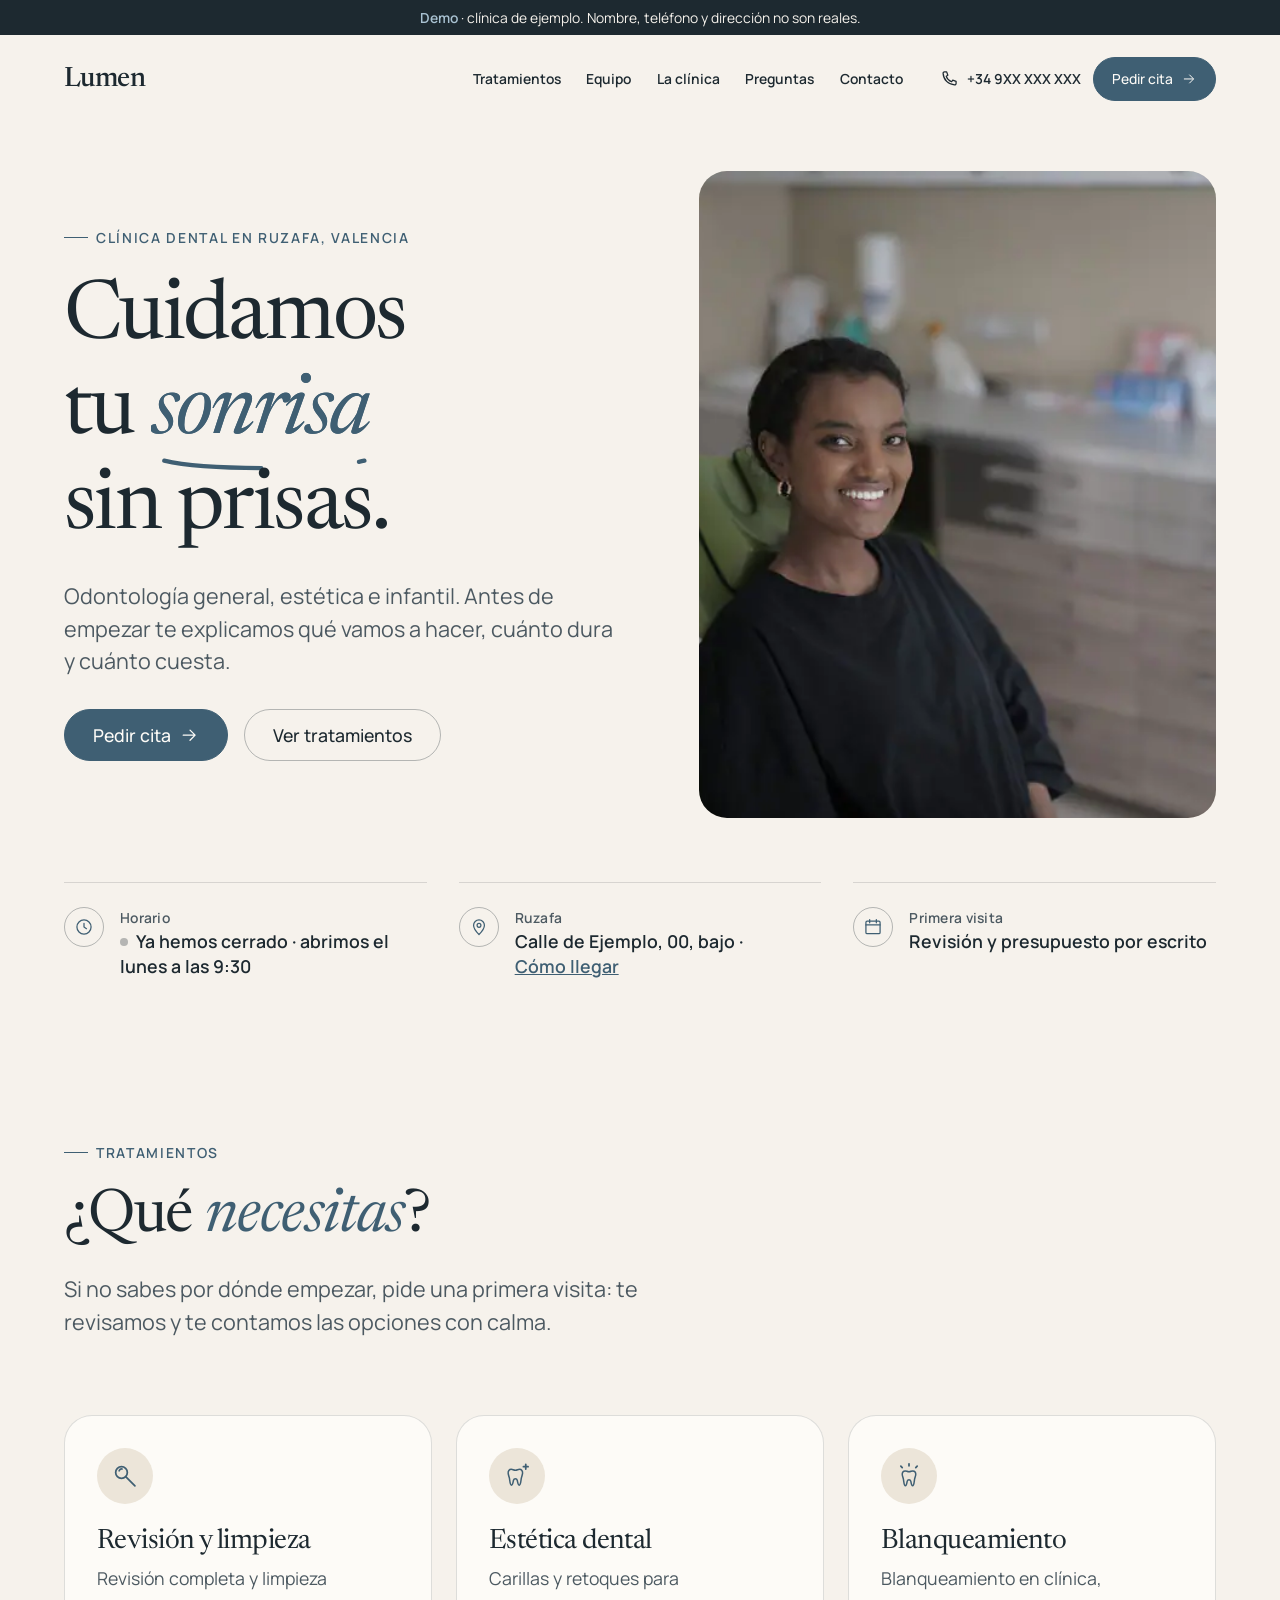
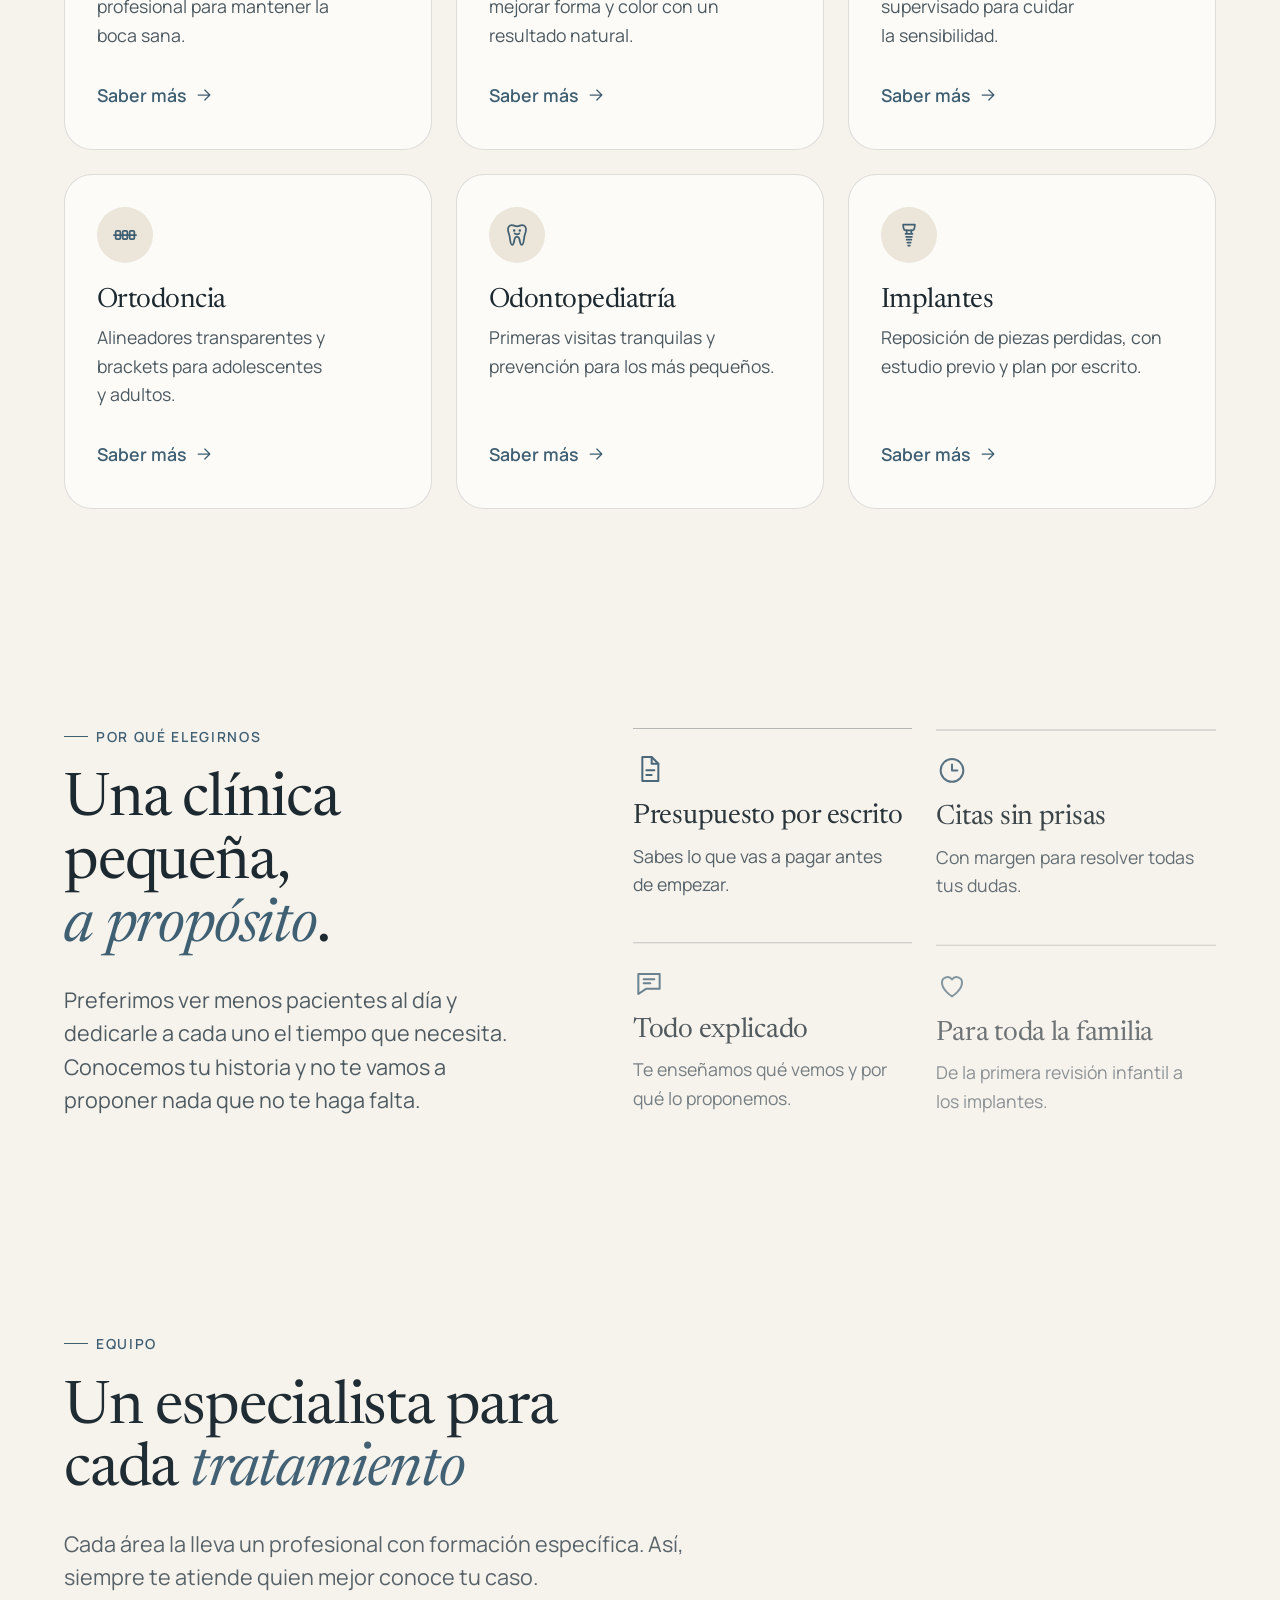
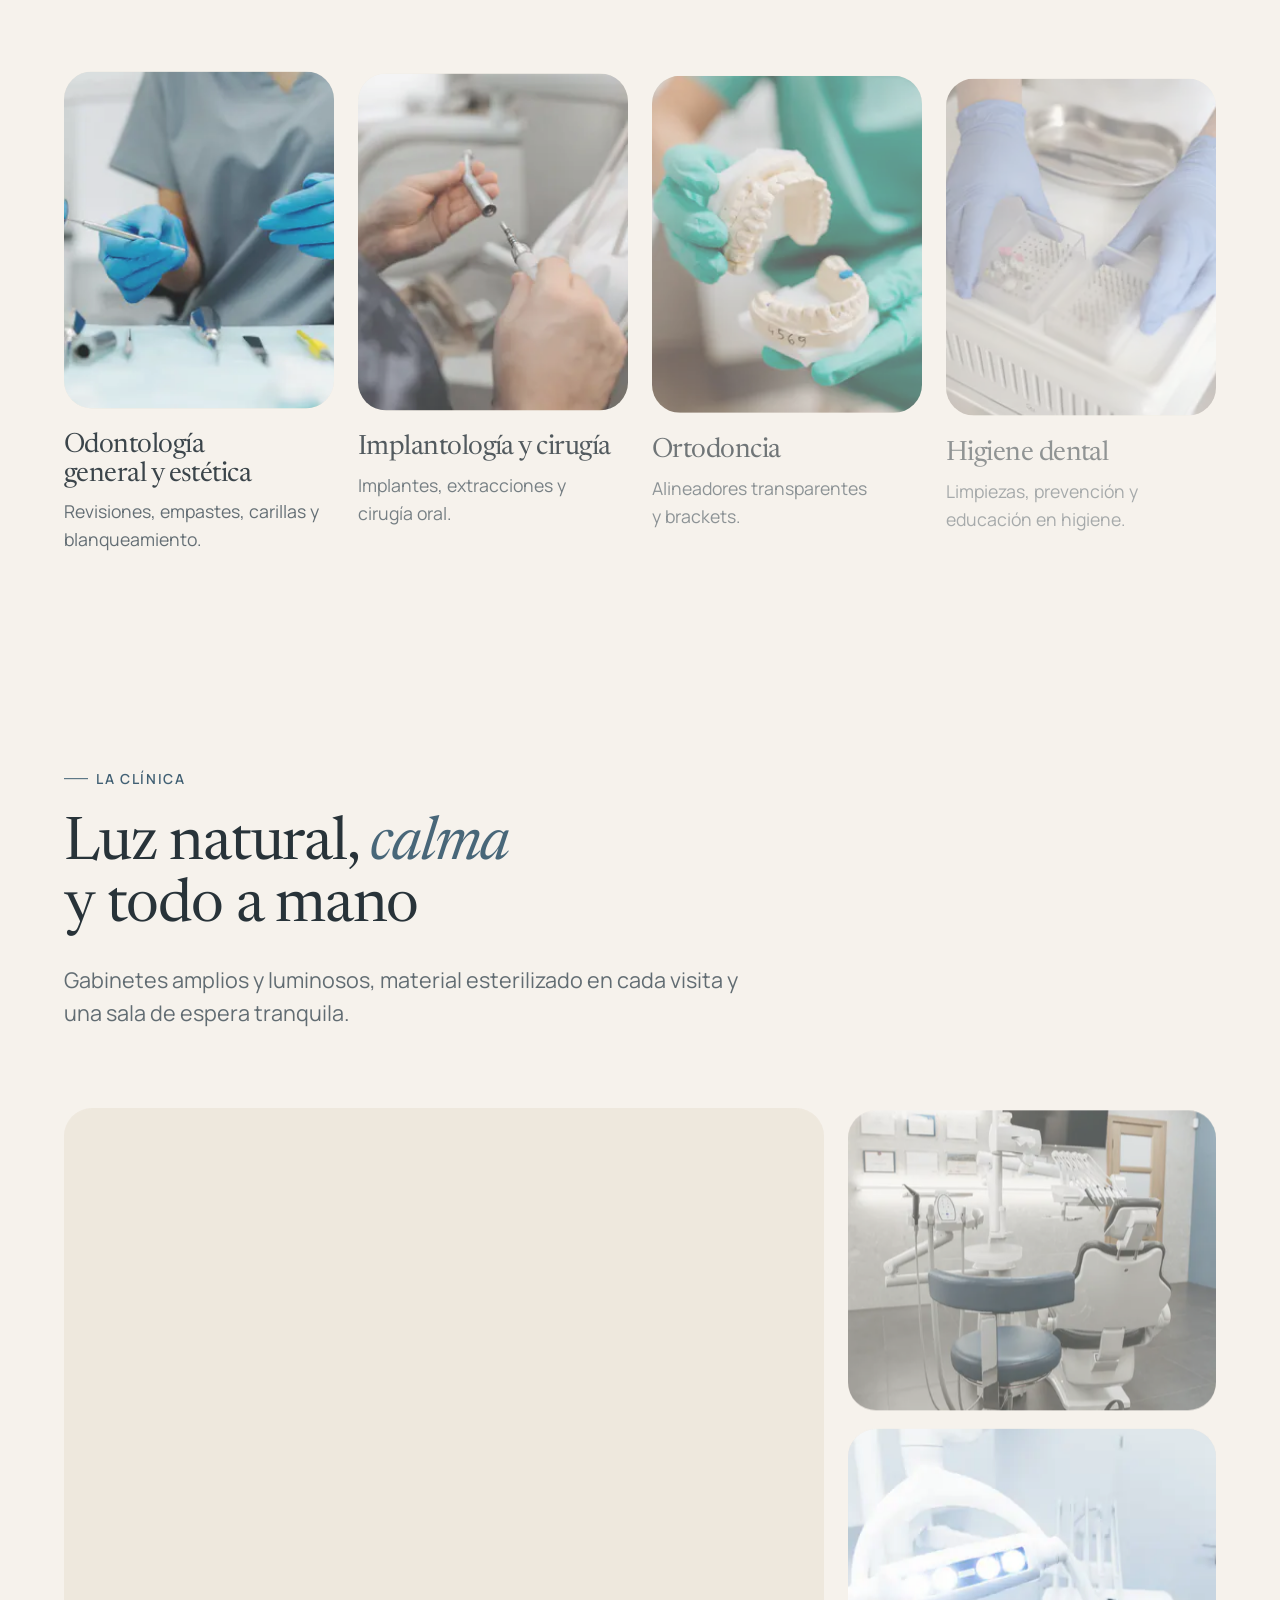
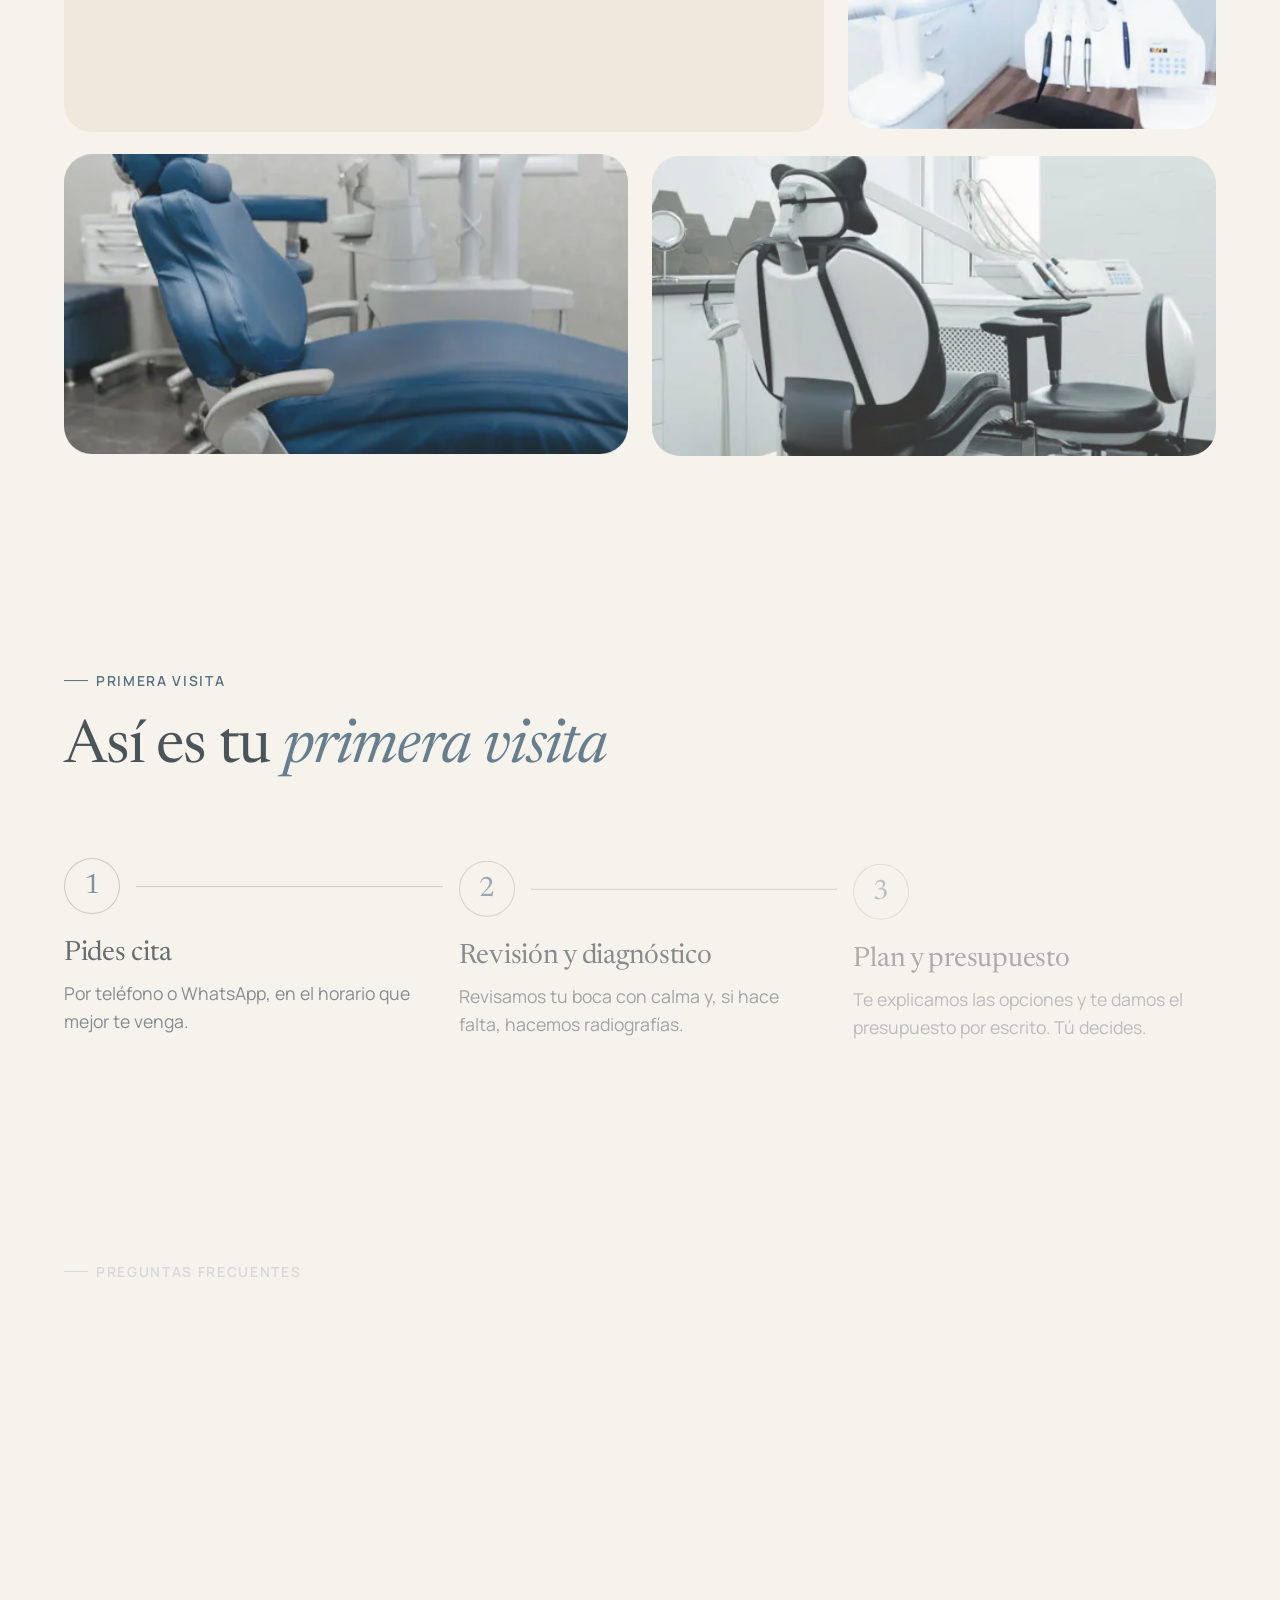
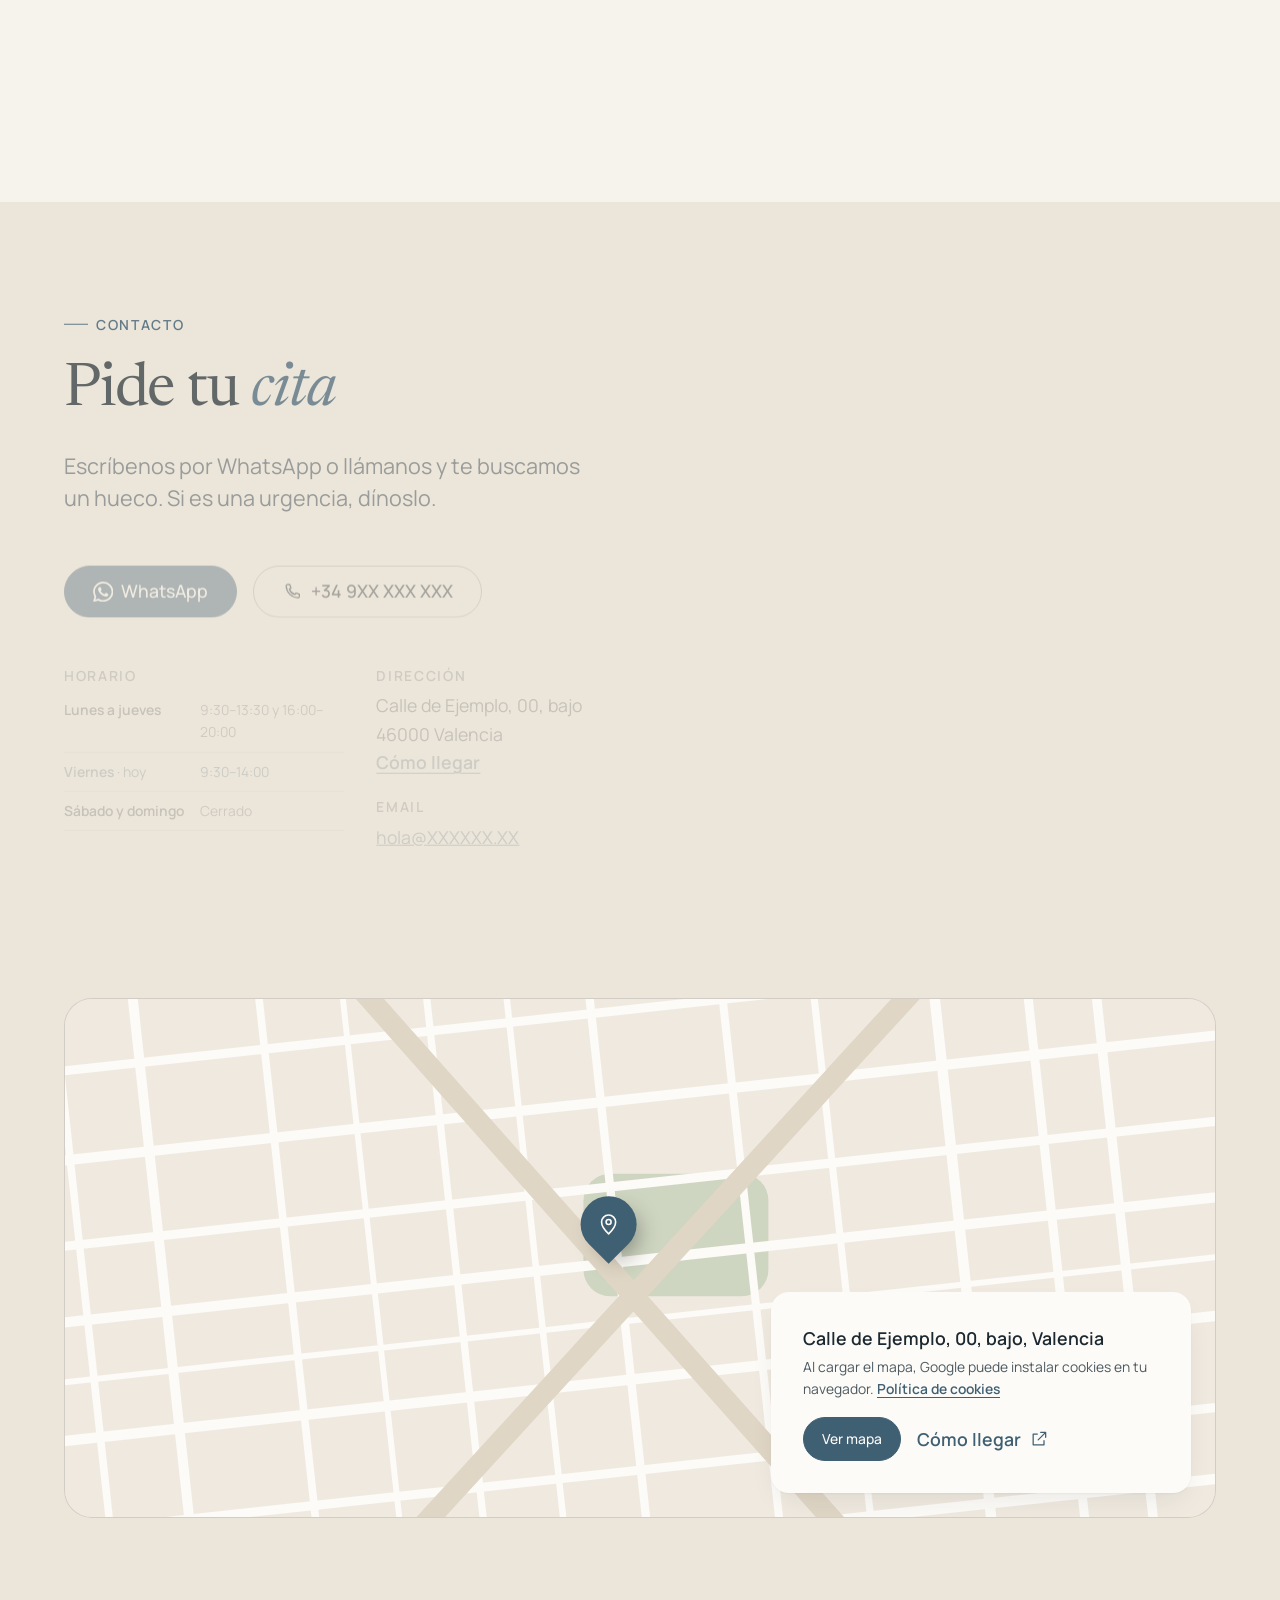
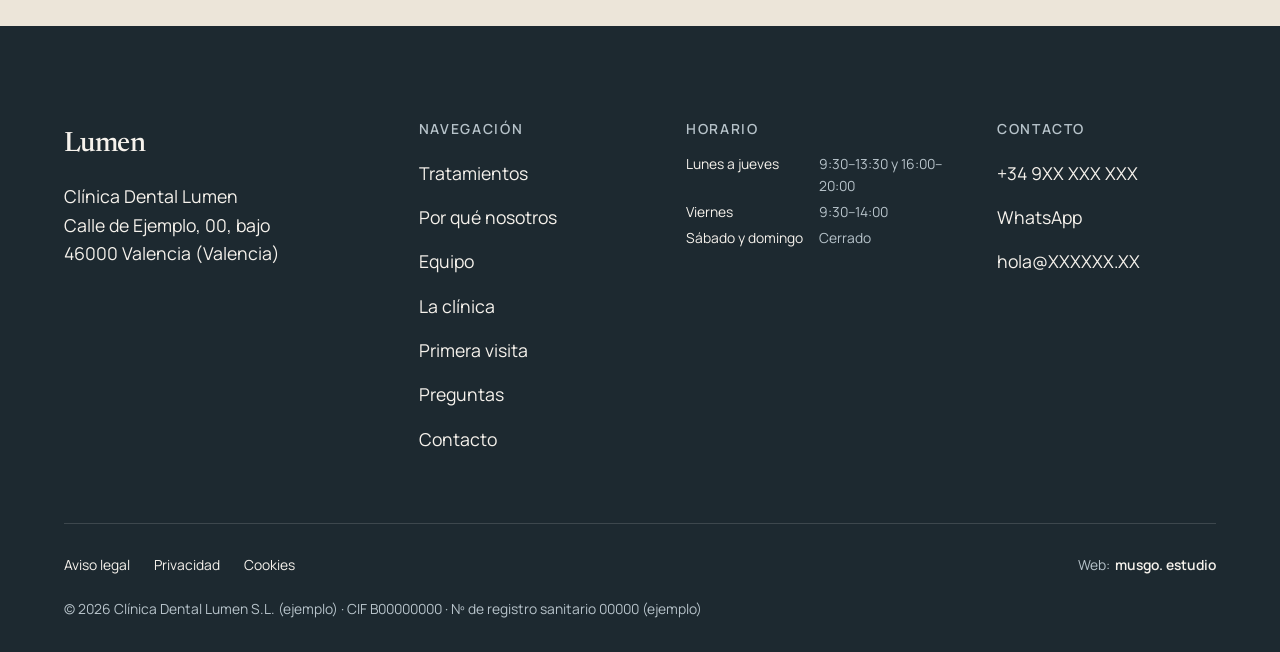
<file: index.html>
<!DOCTYPE html>
<html lang="es-ES" data-tema="calma" data-momento="sutil">
<head>
<meta charset="utf-8">
<meta name="viewport" content="width=device-width, initial-scale=1">
<script>document.documentElement.classList.add("js")</script>
<title>Clínica Dental Lumen · Dentista en Ruzafa, Valencia</title>
<meta name="description" content="Dentista en Ruzafa, Valencia: revisiones, estética, ortodoncia, implantes y odontopediatría. Te explicamos cada paso. Pide cita por teléfono o WhatsApp.">
<meta name="robots" content="noindex, nofollow">
<link rel="canonical" href="https://clinica-lumen-demo.pages.dev/">
<meta name="theme-color" content="#F6F2EC">
<meta property="og:type" content="website">
<meta property="og:locale" content="es_ES">
<meta property="og:site_name" content="Clínica Dental Lumen">
<meta property="og:title" content="Clínica Dental Lumen · Dentista en Ruzafa, Valencia">
<meta property="og:description" content="Dentista en Ruzafa, Valencia: revisiones, estética, ortodoncia, implantes y odontopediatría. Te explicamos cada paso. Pide cita por teléfono o WhatsApp.">
<meta property="og:url" content="https://clinica-lumen-demo.pages.dev/">
<meta property="og:image" content="https://clinica-lumen-demo.pages.dev/assets/img/compartilhar.jpg">
<meta property="og:image:secure_url" content="https://clinica-lumen-demo.pages.dev/assets/img/compartilhar.jpg">
<meta property="og:image:type" content="image/jpeg">
<meta property="og:image:width" content="1200">
<meta property="og:image:height" content="630">
<meta property="og:image:alt" content="Paciente sonriendo, sentada en el sillón de la clínica">
<meta name="twitter:card" content="summary_large_image">
<link rel="icon" href="favicon.svg" type="image/svg+xml">
<link rel="preload" href="assets/fonts/newsreader-latin.woff2" as="font" type="font/woff2" crossorigin>
<link rel="preload" href="assets/fonts/manrope-latin.woff2" as="font" type="font/woff2" crossorigin>
<link rel="preload" as="image" href="assets/img/inicio-paciente-1200.webp" imagesrcset="assets/img/inicio-paciente-480.webp 480w, assets/img/inicio-paciente-800.webp 800w, assets/img/inicio-paciente-1200.webp 1200w, assets/img/inicio-paciente-1600.webp 1600w, assets/img/inicio-paciente-2000.webp 2000w" imagesizes="(min-width: 960px) 46vw, 100vw" fetchpriority="high">
<style>@font-face{font-family: "Newsreader";src: url("assets/fonts/newsreader-latin.woff2") format("woff2");font-weight: 300 600;font-style: normal;font-display: swap;unicode-range: U+0000-00FF,U+0131,U+0152-0153,U+02BB-02BC,U+02C6,U+02DA,U+02DC,U+0304,U+0308,U+0329,U+2000-206F,U+20AC,U+2122,U+2191,U+2193,U+2212,U+2215,U+FEFF,U+FFFD}@font-face{font-family: "Newsreader";src: url("assets/fonts/newsreader-italic-latin.woff2") format("woff2");font-weight: 300 600;font-style: italic;font-display: swap;unicode-range: U+0000-00FF,U+0131,U+0152-0153,U+02BB-02BC,U+02C6,U+02DA,U+02DC,U+0304,U+0308,U+0329,U+2000-206F,U+20AC,U+2122,U+2191,U+2193,U+2212,U+2215,U+FEFF,U+FFFD}@font-face{font-family: "Manrope";src: url("assets/fonts/manrope-latin.woff2") format("woff2");font-weight: 200 800;font-style: normal;font-display: swap;unicode-range: U+0000-00FF,U+0131,U+0152-0153,U+02BB-02BC,U+02C6,U+02DA,U+02DC,U+0304,U+0308,U+0329,U+2000-206F,U+20AC,U+2122,U+2191,U+2193,U+2212,U+2215,U+FEFF,U+FFFD}@font-face{font-family: "Cormorant Garamond";src: url("assets/fonts/cormorant-latin.woff2") format("woff2");font-weight: 300 700;font-style: normal;font-display: swap;unicode-range: U+0000-00FF,U+0131,U+0152-0153,U+02BB-02BC,U+02C6,U+02DA,U+02DC,U+0304,U+0308,U+0329,U+2000-206F,U+20AC,U+2122,U+2191,U+2193,U+2212,U+2215,U+FEFF,U+FFFD}@font-face{font-family: "Cormorant Garamond";src: url("assets/fonts/cormorant-italic-latin.woff2") format("woff2");font-weight: 300 700;font-style: italic;font-display: swap;unicode-range: U+0000-00FF,U+0131,U+0152-0153,U+02BB-02BC,U+02C6,U+02DA,U+02DC,U+0304,U+0308,U+0329,U+2000-206F,U+20AC,U+2122,U+2191,U+2193,U+2212,U+2215,U+FEFF,U+FFFD}@font-face{font-family: "Inter Tight";src: url("assets/fonts/inter-tight-latin.woff2") format("woff2");font-weight: 100 900;font-style: normal;font-display: swap;unicode-range: U+0000-00FF,U+0131,U+0152-0153,U+02BB-02BC,U+02C6,U+02DA,U+02DC,U+0304,U+0308,U+0329,U+2000-206F,U+20AC,U+2122,U+2191,U+2193,U+2212,U+2215,U+FEFF,U+FFFD}@font-face{font-family: "Fraunces";src: url("assets/fonts/fraunces-latin.woff2") format("woff2");font-weight: 400 700;font-style: normal;font-display: swap;unicode-range: U+0000-00FF,U+0131,U+0152-0153,U+02BB-02BC,U+02C6,U+02DA,U+02DC,U+0304,U+0308,U+0329,U+2000-206F,U+20AC,U+2122,U+2191,U+2193,U+2212,U+2215,U+FEFF,U+FFFD}@font-face{font-family: "Fraunces";src: url("assets/fonts/fraunces-italic-latin.woff2") format("woff2");font-weight: 400 700;font-style: italic;font-display: swap;unicode-range: U+0000-00FF,U+0131,U+0152-0153,U+02BB-02BC,U+02C6,U+02DA,U+02DC,U+0304,U+0308,U+0329,U+2000-206F,U+20AC,U+2122,U+2191,U+2193,U+2212,U+2215,U+FEFF,U+FFFD}@font-face{font-family: "Nunito Sans";src: url("assets/fonts/nunito-sans-latin.woff2") format("woff2");font-weight: 200 1000;font-style: normal;font-display: swap;unicode-range: U+0000-00FF,U+0131,U+0152-0153,U+02BB-02BC,U+02C6,U+02DA,U+02DC,U+0304,U+0308,U+0329,U+2000-206F,U+20AC,U+2122,U+2191,U+2193,U+2212,U+2215,U+FEFF,U+FFFD}@font-face{font-family: "Newsreader Fallback";src: local("Georgia");size-adjust: 97.7%;ascent-override: 75.2%;descent-override: 27.1%;line-gap-override: 0%}@font-face{font-family: "Cormorant Fallback";src: local("Georgia");size-adjust: 87.5%;ascent-override: 105.6%;descent-override: 32.8%;line-gap-override: 0%}@font-face{font-family: "Fraunces Fallback";src: local("Georgia");size-adjust: 104.2%;ascent-override: 93.9%;descent-override: 24.5%;line-gap-override: 0%}@font-face{font-family: "Manrope Fallback";src: local("Arial"),local("ArialMT"),local("Helvetica");size-adjust: 98.6%;ascent-override: 108.1%;descent-override: 30.4%;line-gap-override: 0%}@font-face{font-family: "Inter Tight Fallback";src: local("Arial"),local("ArialMT"),local("Helvetica");size-adjust: 95.8%;ascent-override: 101.1%;descent-override: 25.2%;line-gap-override: 0%}@font-face{font-family: "Nunito Sans Fallback";src: local("Arial"),local("ArialMT"),local("Helvetica");size-adjust: 97.2%;ascent-override: 104%;descent-override: 36.3%;line-gap-override: 0%}:root{--step--1: clamp(0.8125rem,0.7917rem + 0.0926vw,0.875rem);--step-0: clamp(1rem,0.9583rem + 0.1852vw,1.125rem);--step-1: clamp(1.1875rem,1.125rem + 0.2778vw,1.375rem);--step-2: clamp(1.4375rem,1.3333rem + 0.463vw,1.75rem);--step-3: clamp(1.75rem,1.5833rem + 0.7407vw,2.25rem);--step-4: clamp(2.125rem,1.8333rem + 1.2963vw,3rem);--step-5: clamp(2.5rem,2rem + 2.2222vw,4rem);--step-6: clamp(2.875rem,1.9583rem + 4.0741vw,5.625rem);--lh-texto: 1.6;--medida: 62ch;--s-0: 4px;--s-1: 8px;--s-2: 16px;--s-3: 24px;--s-4: 32px;--s-5: 48px;--s-6: 64px;--s-7: 96px;--s-8: 128px;--s-9: 192px;--margen: clamp(20px,5vw,64px);--gutter: clamp(16px,2vw,24px);--seccion: clamp(72px,8.5vw,136px);--ancho: 1320px;--e-out: cubic-bezier(0.22,1,0.36,1);--e-in-out: cubic-bezier(0.65,0,0.35,1);--t-rapido: 160ms;--t-medio: 320ms;--t-lento: 640ms;--revelar-y: 24px}:root,[data-tema="calma"]{--c-fondo: #F6F2EC;--c-superficie: #FDFBF7;--c-alterno: #ECE5D9;--c-texto: #1D2930;--c-suave: #4C5961;--c-acento: #3F5F73;--c-sobre-acento:#FDFBF7;--c-tinta: #3F5F73;--c-decor: #C9B79C;--c-oscuro: #1D2930;--c-sobre-oscuro:#F6F2EC;--c-suave-oscuro:#B7C3CA;--c-tinta-oscuro:#A9C2D2;--c-linea: rgb(29 41 48 / 0.14);--c-linea-fuerte: rgb(29 41 48 / 0.30);--c-foco: #3F5F73;--c-seleccion: #D9E3EA;--f-titulo: "Newsreader","Newsreader Fallback",Georgia,serif;--f-texto: "Manrope","Manrope Fallback",Arial,sans-serif;--escala-titulos: 1;--peso-titulo: 400;--peso-titulo-fuerte: 500;--tr-titulo: -0.02em;--lh-titulo: 1.04;--enfasis-estilo: italic;--peso-texto-fuerte: 600;--r-s: 10px;--r-m: 18px;--r-l: 28px;--r-foto: 28px;--btn-radio: 999px;--btn-alto: 52px;--btn-pad: 0 28px;--btn-peso: 500;--btn-mayus: none;--btn-tracking: 0;--btn-talla: var(--step-0);--btn-borde: 1px;--btn-sombra: none;--detalle-linea: 1px;--heroi-dur: 1.15s;--heroi-ease: cubic-bezier(0.25,0.8,0.25,1);--heroi-paso: 65ms;--heroi-foto-dur: 2.2s;--heroi-foto-de: scale(1.05);--brilho: color-mix(in srgb,var(--c-tinta) 42%,#FFFFFF);--sonrisa-traco: 0.05em;--sombra-tarjeta: 0 1px 2px rgb(29 41 48 / 0.04),0 12px 32px -12px rgb(29 41 48 / 0.12)}[data-tema="premium"]{--c-fondo: #121617;--c-superficie: #1A2021;--c-alterno: #0F2420;--c-texto: #EEE9DF;--c-suave: #A8B0A9;--c-acento: #C8A96A;--c-sobre-acento:#121617;--c-tinta: #D2B67C;--c-decor: #6E5A33;--c-oscuro: #0A0D0D;--c-sobre-oscuro:#EEE9DF;--c-suave-oscuro:#A8B0A9;--c-tinta-oscuro:#D2B67C;--c-linea: rgb(238 233 223 / 0.12);--c-linea-fuerte: rgb(238 233 223 / 0.28);--c-foco: #D2B67C;--c-seleccion: #3A3220;--f-titulo: "Cormorant Garamond","Cormorant Fallback",Georgia,serif;--f-texto: "Inter Tight","Inter Tight Fallback",Arial,sans-serif;--escala-titulos: 1.14;--peso-titulo: 500;--peso-titulo-fuerte: 600;--tr-titulo: -0.01em;--lh-titulo: 1;--enfasis-estilo: italic;--peso-texto-fuerte: 500;--r-s: 0px;--r-m: 2px;--r-l: 2px;--r-foto: 0px;--btn-radio: 0px;--btn-alto: 54px;--btn-pad: 0 32px;--btn-peso: 500;--btn-mayus: uppercase;--btn-tracking: 0.16em;--btn-talla: var(--step--1);--btn-borde: 1px;--btn-sombra: none;--detalle-linea: 1px;--sombra-tarjeta: none;--heroi-dur: 1.1s;--heroi-ease: cubic-bezier(0.16,1,0.3,1);--heroi-paso: 55ms;--heroi-foto-dur: 2.8s;--heroi-foto-de: scale(1.14);--brilho: #FFF4D6;--sonrisa-traco: 0.035em;color-scheme: dark}[data-tema="cercana"]{--c-fondo: #FBF4EA;--c-superficie: #FFFCF7;--c-alterno: #F4E4D0;--c-texto: #3B2A21;--c-suave: #6A5045;--c-acento: #A84E2B;--c-sobre-acento:#FFFCF7;--c-tinta: #9A4524;--c-decor: #E3A867;--c-oscuro: #3B2A21;--c-sobre-oscuro:#FBF4EA;--c-suave-oscuro:#D9C3B4;--c-tinta-oscuro:#F0A989;--c-linea: rgb(59 42 33 / 0.14);--c-linea-fuerte: rgb(59 42 33 / 0.30);--c-foco: #9A4524;--c-seleccion: #F6D3BC;--f-titulo: "Fraunces","Fraunces Fallback",Georgia,serif;--f-texto: "Nunito Sans","Nunito Sans Fallback",Arial,sans-serif;--escala-titulos: 0.96;--peso-titulo: 600;--peso-titulo-fuerte: 700;--tr-titulo: -0.025em;--lh-titulo: 1.06;--enfasis-estilo: italic;--peso-texto-fuerte: 700;--r-s: 12px;--r-m: 22px;--r-l: 36px;--r-foto: 36px;--btn-radio: 16px;--btn-alto: 54px;--btn-pad: 0 28px;--btn-peso: 700;--btn-mayus: none;--btn-tracking: 0;--btn-talla: var(--step-0);--btn-borde: 2px;--btn-sombra: 0 3px 0 rgb(59 42 33 / 0.22);--detalle-linea: 2px;--heroi-dur: 0.75s;--heroi-ease: cubic-bezier(0.34,1.56,0.64,1);--heroi-paso: 40ms;--heroi-foto-dur: 1.1s;--heroi-foto-de: scale(0.9) rotate(-3deg);--brilho: color-mix(in srgb,var(--c-tinta) 42%,#FFFFFF);--sonrisa-traco: 0.07em;--sombra-tarjeta: 0 2px 0 rgb(59 42 33 / 0.06),0 18px 40px -20px rgb(120 60 30 / 0.25)}@media (prefers-reduced-motion: reduce){:root{--t-rapido: 0ms;--t-medio: 0ms;--t-lento: 0ms;--revelar-y: 0px}}*,*::before,*::after{box-sizing: border-box}*{margin: 0}html{-webkit-text-size-adjust: 100%;text-size-adjust: 100%}body{min-height: 100vh;background: var(--c-fondo);color: var(--c-texto);font-family: var(--f-texto);font-size: var(--step-0);line-height: var(--lh-texto);-webkit-font-smoothing: antialiased;-moz-osx-font-smoothing: grayscale}img,svg,video{display: block;max-width: 100%;height: auto}[hidden]{display: none !important}button,input,textarea,select{font: inherit;color: inherit}button{cursor: pointer;background: none;border: 0;padding: 0}a{color: inherit}ul[role="list"],ol[role="list"]{list-style: none;padding: 0}h1,h2,h3,h4{font-family: var(--f-titulo);font-weight: var(--peso-titulo);line-height: var(--lh-titulo);letter-spacing: var(--tr-titulo);text-wrap: balance}p{text-wrap: pretty}strong,b{font-weight: var(--peso-texto-fuerte)}::selection{background: var(--c-seleccion);color: var(--c-texto)}:focus-visible{outline: 2px solid var(--c-foco);outline-offset: 3px;border-radius: 2px}.sr-only{position: absolute !important;width: 1px;height: 1px;padding: 0;margin: -1px;overflow: hidden;clip: rect(0 0 0 0);white-space: nowrap;border: 0}.salto-contenido{position: absolute;left: var(--s-2);top: -100px;z-index: 100;padding: var(--s-1) var(--s-2);background: var(--c-oscuro);color: var(--c-sobre-oscuro);border-radius: var(--r-s)}.salto-contenido:focus{top: var(--s-2)}.contenedor{width: 100%;max-width: var(--ancho);margin-inline: auto;padding-inline: var(--margen)}.reticula{display: grid;grid-template-columns: repeat(4,minmax(0,1fr));column-gap: var(--gutter)}@media (min-width: 900px){.reticula{grid-template-columns: repeat(12,minmax(0,1fr))}}.seccion{padding-block: var(--seccion)}.seccion--alterna{background: var(--c-alterno)}.seccion--oscura{background: var(--c-oscuro);color: var(--c-sobre-oscuro);--c-texto: var(--c-sobre-oscuro);--c-suave: var(--c-suave-oscuro);--c-tinta: var(--c-tinta-oscuro);--c-foco: var(--c-tinta-oscuro);--c-linea: rgb(255 255 255 / 0.14);--c-linea-fuerte: rgb(255 255 255 / 0.32)}.t-display{font-size: calc(var(--step-6) * var(--escala-titulos));line-height: calc(var(--lh-titulo) - 0.04);letter-spacing: calc(var(--tr-titulo) - 0.01em)}.t-h1{font-size: calc(var(--step-5) * var(--escala-titulos))}.t-h2{font-size: calc(var(--step-4) * var(--escala-titulos))}.t-h3{font-size: calc(var(--step-3) * var(--escala-titulos));line-height: 1.12}.t-h4{font-size: calc(var(--step-2) * var(--escala-titulos));line-height: 1.2;letter-spacing: -0.01em}.t-display,.t-h1,.t-h2,.t-h3,.t-h4{font-family: var(--f-titulo);font-weight: var(--peso-titulo)}.t-lead{font-size: var(--step-1);line-height: 1.5;max-width: 40ch;color: var(--c-suave)}.t-texto{font-size: var(--step-0);max-width: var(--medida)}.t-nota{font-size: var(--step--1);color: var(--c-suave)}.t-suave{color: var(--c-suave)}.t-display em,.t-h1 em,.t-h2 em,.t-h3 em{font-style: var(--enfasis-estilo);color: var(--c-tinta)}.rotulo{display: inline-flex;align-items: center;gap: var(--s-1);font-family: var(--f-texto);font-size: var(--step--1);font-weight: var(--peso-texto-fuerte);letter-spacing: 0.12em;text-transform: uppercase;line-height: 1.4;color: var(--c-tinta)}.rotulo::before{content: "";width: 24px;height: var(--detalle-linea);background: currentColor}.btn{--btn-fondo: transparent;--btn-color: var(--c-texto);--btn-linea: var(--c-linea-fuerte);position: relative;display: inline-flex;align-items: center;justify-content: center;gap: var(--s-1);min-height: var(--btn-alto);padding: var(--btn-pad);border: var(--btn-borde) solid var(--btn-linea);border-radius: var(--btn-radio);background: var(--btn-fondo);color: var(--btn-color);font-family: var(--f-texto);font-size: var(--btn-talla);font-weight: var(--btn-peso);letter-spacing: var(--btn-tracking);text-transform: var(--btn-mayus);text-decoration: none;line-height: 1;white-space: nowrap;box-shadow: var(--btn-sombra);transition: background-color var(--t-medio) var(--e-out),border-color var(--t-medio) var(--e-out),color var(--t-medio) var(--e-out),transform var(--t-rapido) var(--e-out),box-shadow var(--t-rapido) var(--e-out)}.btn svg{width: 1.15em;height: 1.15em;flex: none}.btn .btn__flecha{transition: transform var(--t-medio) var(--e-out)}.btn:hover .btn__flecha,.btn.is-hover .btn__flecha{transform: translateX(4px)}.btn:active,.btn.is-activo{transform: translateY(1px) scale(0.985);box-shadow: none}.btn--primario{--btn-fondo: var(--c-acento);--btn-color: var(--c-sobre-acento);--btn-linea: var(--c-acento)}.btn--primario:hover,.btn--primario.is-hover{--btn-fondo: color-mix(in srgb,var(--c-acento) 86%,var(--c-texto));--btn-linea: color-mix(in srgb,var(--c-acento) 86%,var(--c-texto))}.btn--secundario:hover,.btn--secundario.is-hover{--btn-fondo: var(--c-texto);--btn-color: var(--c-fondo);--btn-linea: var(--c-texto)}[data-tema="premium"] .btn--primario:hover,[data-tema="premium"] .btn--primario.is-hover{--btn-fondo: transparent;--btn-color: var(--c-tinta);--btn-linea: var(--c-acento)}.btn--bloque{width: 100%}.btn:disabled,.btn[aria-disabled="true"]{--btn-fondo: transparent;--btn-color: var(--c-suave);--btn-linea: var(--c-linea);box-shadow: none;cursor: not-allowed}.btn.is-foco{outline: 2px solid var(--c-foco);outline-offset: 3px}.enlace{color: var(--c-tinta);font-weight: var(--peso-texto-fuerte);text-decoration: underline;text-decoration-thickness: var(--detalle-linea);text-underline-offset: 0.25em;transition: text-underline-offset var(--t-medio) var(--e-out)}.enlace:hover{text-underline-offset: 0.4em}.tarjeta{display: flex;flex-direction: column;background: var(--c-superficie);border: var(--detalle-linea) solid var(--c-linea);border-radius: var(--r-l);box-shadow: var(--sombra-tarjeta);overflow: hidden}.tarjeta__cuerpo{display: grid;gap: var(--s-1);padding: var(--s-3)}.tarjeta__foto{aspect-ratio: 4 / 3;overflow: hidden}.tarjeta__foto img{width: 100%;height: 100%;object-fit: cover;transition: transform var(--t-lento) var(--e-out)}.tarjeta:hover .tarjeta__foto img{transform: scale(1.03)}[data-tema="premium"] .tarjeta{border-color: var(--c-linea-fuerte)}.foto{border-radius: var(--r-foto);overflow: hidden;background: var(--c-alterno)}.foto img{width: 100%;height: 100%;object-fit: cover}.etiqueta{display: inline-flex;align-items: center;min-height: 28px;padding: 0 12px;border: 1px solid var(--c-linea-fuerte);border-radius: var(--btn-radio);font-size: var(--step--1);font-weight: var(--peso-texto-fuerte);color: var(--c-suave)}.campo{display: grid;gap: var(--s-1)}.campo__etiqueta{font-size: var(--step--1);font-weight: var(--peso-texto-fuerte)}.campo__control{width: 100%;min-height: 52px;padding: 12px 16px;background: var(--c-superficie);border: 1px solid var(--c-linea-fuerte);border-radius: var(--r-s);transition: border-color var(--t-rapido) var(--e-out),box-shadow var(--t-rapido) var(--e-out)}.campo__control::placeholder{color: var(--c-suave);opacity: 1}.campo__control:hover{border-color: var(--c-suave)}.campo__control:focus-visible{outline: none;border-color: var(--c-foco);box-shadow: 0 0 0 3px color-mix(in srgb,var(--c-foco) 25%,transparent)}.campo__ayuda{font-size: var(--step--1);color: var(--c-suave)}.aviso-demo{position: relative;z-index: 60;background: var(--c-oscuro);color: var(--c-sobre-oscuro);font-size: var(--step--1);line-height: 1.4;text-align: center;padding: 8px var(--margen)}.aviso-demo strong{color: var(--c-tinta-oscuro)}.firma{display: inline-flex;align-items: baseline;gap: 0.35em;font-size: var(--step--1);color: var(--c-suave);text-decoration: none}.firma__marca{color: var(--c-texto);font-weight: var(--peso-texto-fuerte)}.firma:hover .firma__marca{text-decoration: underline;text-underline-offset: 0.25em}.icono{width: 24px;height: 24px;flex: none}.solo-js{display: none !important}.js .solo-js{display: revert !important}.js .sin-js{display: none !important}html{scroll-padding-top: 96px}html.lenis,html.lenis body{height: auto}.lenis.lenis-stopped{overflow: hidden}.sin-scroll{overflow: hidden}.seccion__cabecera{display: grid;gap: var(--s-3);max-width: 720px;margin-bottom: clamp(40px,6vw,80px)}.seccion__cabecera .t-lead{max-width: 52ch}.seccion__cabecera--centro{margin-inline: auto;text-align: center;justify-items: center}.cabecera{position: sticky;top: 0;z-index: 50;background: var(--c-fondo);transition: transform var(--t-lento) var(--e-out),box-shadow var(--t-medio) var(--e-out)}.cabecera.is-fija{box-shadow: 0 1px 0 var(--c-linea),0 10px 30px -20px rgb(0 0 0 / 0.25)}.cabecera.is-oculta{transform: translateY(-100%)}.cabecera__barra{display: flex;align-items: center;gap: var(--s-2);min-height: 72px}@media (min-width: 1024px){.cabecera__barra{min-height: 88px;gap: var(--s-4)}}.logo{margin-right: auto;display: inline-flex;align-items: center;min-height: 44px;font-family: var(--f-titulo);font-size: calc(var(--step-2) * var(--escala-titulos));font-weight: var(--peso-titulo-fuerte);letter-spacing: var(--tr-titulo);line-height: 1;text-decoration: none}.logo img{height: 40px;width: auto}[data-tema="premium"] .logo{letter-spacing: 0.02em}.nav{display: none}@media (min-width: 1024px){.nav{display: flex;gap: clamp(16px,2vw,32px)}}.nav a{position: relative;font-size: var(--step--1);font-weight: var(--peso-texto-fuerte);text-decoration: none;padding-block: 10px;color: var(--c-texto)}.nav a::after{content: "";position: absolute;left: 0;right: 0;bottom: 4px;height: var(--detalle-linea);background: var(--c-tinta);transform: scaleX(0);transform-origin: right;transition: transform var(--t-medio) var(--e-out)}.nav a:hover::after{transform: scaleX(1);transform-origin: left}[data-tema="premium"] .nav a{text-transform: uppercase;letter-spacing: 0.14em;font-size: 0.75rem}.cabecera__acciones{display: flex;align-items: center;gap: var(--s-1)}.cabecera__tel{display: inline-flex;align-items: center;justify-content: center;gap: 8px;width: 44px;height: 44px;border-radius: var(--btn-radio);border: 1px solid var(--c-linea-fuerte);text-decoration: none;font-size: var(--step--1);font-weight: var(--peso-texto-fuerte)}.cabecera__tel .icono{width: 20px;height: 20px}.cabecera__tel-numero{display: none}@media (min-width: 1200px){.cabecera__tel{width: auto;height: auto;border: 0;padding: 10px 4px}.cabecera__tel-numero{display: inline}}.btn--compacto{--btn-alto: 44px;--btn-pad: 0 18px;font-size: var(--step--1)}[data-tema="premium"] .btn--compacto{font-size: 0.6875rem}@media (max-width: 380px){.cabecera .btn--compacto{--btn-pad: 0 14px}}.menu-boton{display: inline-flex;align-items: center;justify-content: center;width: 44px;height: 44px;border-radius: var(--btn-radio);text-decoration: none;color: var(--c-texto)}@media (min-width: 1024px){.menu-boton{display: none}}.menu-boton .icono{transition: transform var(--t-medio) var(--e-out)}.menu-boton[aria-expanded="true"] .icono{transform: rotate(90deg)}.menu-movil{position: fixed;inset: 0;z-index: 45;padding: 104px var(--margen) var(--s-5);background: var(--c-fondo);overflow-y: auto;display: flex;flex-direction: column;gap: var(--s-5)}.menu-movil[hidden]{display: none}.menu-movil ul{display: grid;gap: var(--s-1)}.menu-movil ul a{display: block;padding-block: 8px;font-family: var(--f-titulo);font-size: calc(var(--step-4) * var(--escala-titulos));font-weight: var(--peso-titulo);letter-spacing: var(--tr-titulo);line-height: 1.1;text-decoration: none}.menu-movil__pie{margin-top: auto;display: grid;gap: var(--s-2)}@media (min-width: 1024px){.menu-movil{display: none !important}}.heroi{position: relative}.heroi__marco{display: grid;gap: var(--s-5);padding-block: var(--s-4) var(--s-5)}.heroi__texto{display: grid;gap: var(--s-3);align-content: center}.heroi h1{font-size: calc(var(--step-6) * var(--escala-titulos));line-height: calc(var(--lh-titulo) - 0.04);letter-spacing: calc(var(--tr-titulo) - 0.01em)}.heroi h1 em{font-style: var(--enfasis-estilo);color: var(--c-tinta)}.heroi .t-lead{max-width: 44ch}.heroi__acciones{display: flex;flex-wrap: wrap;gap: var(--s-2);margin-top: var(--s-1)}.heroi__media{overflow: hidden;background: var(--c-alterno)}.heroi__media img{width: 100%;height: 100%;object-fit: cover}.heroi__media picture{display: block;height: 100%}.palabra{display: inline-block;overflow: hidden;vertical-align: bottom;padding: 0 0.06em 0.1em 0;margin: 0 -0.06em -0.1em 0}.palabra>span{display: inline-block}.junto{white-space: nowrap}@media (prefers-reduced-motion: no-preference){.js .heroi .palabra>span{animation: palabra-sube var(--heroi-dur) var(--heroi-ease) both;animation-delay: calc(var(--atraso-heroi,0ms) + 60ms + var(--i) * var(--heroi-paso))}.js [data-heroi]{animation: heroi-entra var(--heroi-dur) var(--e-out) both;animation-delay: var(--atraso-heroi,0ms)}.js .heroi .t-lead[data-heroi]{animation-delay: calc(var(--atraso-heroi,0ms) + 320ms)}.js .heroi__acciones[data-heroi]{animation-delay: calc(var(--atraso-heroi,0ms) + 420ms)}.js .heroi__info[data-heroi]{animation-delay: calc(var(--atraso-heroi,0ms) + 540ms)}.js [data-heroi-media] img{animation: heroi-foto var(--heroi-foto-dur) var(--heroi-ease) backwards;animation-delay: var(--atraso-heroi,0ms)}[data-tema="cercana"].js [data-heroi-media]{animation: heroi-foto var(--heroi-foto-dur) var(--heroi-ease) both;animation-delay: var(--atraso-heroi,0ms)}[data-tema="cercana"].js [data-heroi-media] img{animation: none}}@keyframes palabra-sube{from{transform: translateY(105%)}}@keyframes heroi-entra{from{opacity: 0;transform: translateY(18px)}}@keyframes heroi-foto{from{transform: var(--heroi-foto-de)}}[data-momento="sutil"] .heroi h1{line-height: calc(var(--lh-titulo) + 0.1)}.heroi h1 em.destaque{position: relative;isolation: isolate;display: inline-block;vertical-align: bottom;padding-right: 0.1em;margin-right: -0.1em}.sonrisa{position: absolute;left: 4%;width: 92%;bottom: -0.1em;height: 0.15em;overflow: visible;pointer-events: none;z-index: -1;fill: none;stroke: var(--c-tinta);stroke-width: var(--sonrisa-traco);stroke-linecap: round;stroke-dasharray: 1;stroke-dashoffset: 0}[data-tema="premium"] .sonrisa{stroke: var(--c-acento)}[data-tema="cercana"] .sonrisa{stroke: var(--c-decor)}@media (prefers-reduced-motion: no-preference){.js .sonrisa path{stroke-dasharray: 1;animation: sonrisa-dibuja 0.9s var(--heroi-ease) both;animation-delay: calc(var(--atraso-heroi,0ms) + 900ms)}[data-tema="calma"].js .sonrisa path{animation-duration: 1.3s}[data-tema="premium"].js .sonrisa path{animation-duration: 1.2s}.js .heroi em.destaque .palabra>span{background-image: linear-gradient(105deg,var(--c-tinta) 0 38%,var(--brilho) 50%,var(--c-tinta) 62% 100%);background-size: 320% 100%;background-position: 100% 0;-webkit-background-clip: text;background-clip: text;padding-right: 0.14em;margin-right: -0.14em;animation: palabra-sube var(--heroi-dur) var(--heroi-ease) both,brilho 1.2s cubic-bezier(0.45,0,0.2,1) 1 none;animation-delay: calc(var(--atraso-heroi,0ms) + 60ms + var(--i) * var(--heroi-paso)),calc(var(--atraso-heroi,0ms) + 1.15s + var(--i) * 110ms)}[data-tema="cercana"].js .heroi em.destaque .palabra>span{animation-duration: var(--heroi-dur),0.9s}.js .is-abierto .estado-punto{animation: punto-pulso 1.6s var(--e-out) 0.6s 2}}.sonrisa path{stroke-dashoffset: 0}@keyframes sonrisa-dibuja{from{stroke-dashoffset: 1}to{stroke-dashoffset: 0}}@keyframes brilho{0%{color: transparent;-webkit-text-fill-color: transparent;background-position: 100% 0}100%{color: transparent;-webkit-text-fill-color: transparent;background-position: 0% 0}}@keyframes punto-pulso{0%{box-shadow: 0 0 0 0 rgb(46 139 87 / 0.45)}100%{box-shadow: 0 0 0 12px rgb(46 139 87 / 0)}}.abertura{display: none}@media (prefers-reduced-motion: no-preference){html.con-abertura .abertura{display: grid;place-items: center;position: fixed;inset: 0;z-index: 100;padding: var(--margen);background: var(--c-oscuro);color: var(--c-sobre-oscuro);animation: abertura-sobe 450ms cubic-bezier(0.7,0,0.25,1) var(--abertura-sobe,800ms) forwards;cursor: pointer}html.con-abertura .abertura.is-pulando{animation-duration: 280ms;animation-delay: 0ms}[data-tema="premium"].con-abertura .abertura{background: #0A0D0D;animation-duration: 550ms}[data-tema="cercana"].con-abertura .abertura{background: var(--c-acento);color: var(--c-sobre-acento);animation-timing-function: cubic-bezier(0.6,-0.25,0.3,1)}}@keyframes abertura-sobe{from{transform: none;border-radius: 0}to{transform: translateY(-112%);border-radius: 0 0 50% 50% / 0 0 22vh 22vh}}.abertura__marco{display: grid;justify-items: center;gap: var(--s-3);max-width: 16ch;text-align: center}.abertura__nombre{font-family: var(--f-titulo);font-weight: var(--peso-titulo);font-size: calc(var(--step-5) * var(--escala-titulos));line-height: 1.04;letter-spacing: var(--tr-titulo)}.abertura__palabra{display: inline-block;white-space: nowrap}.abertura__palabra>span{display: inline-block;animation: abertura-letra 520ms var(--heroi-ease) both;animation-delay: calc(var(--i) * 20ms)}.abertura__linea{display: block;width: 72px;height: 2px;border-radius: 2px;background: var(--c-tinta-oscuro);transform-origin: center;animation: abertura-linea 700ms var(--e-out) 200ms both}[data-tema="premium"] .abertura__linea{width: 140px;height: 1px;background: var(--c-acento)}[data-tema="cercana"] .abertura__linea{height: 4px;background: var(--c-decor)}@keyframes abertura-letra{from{opacity: 0;transform: translateY(0.4em)}}@keyframes abertura-linea{from{transform: scaleX(0)}}.heroi__info{display: grid;gap: 0}.info{display: flex;gap: var(--s-2);align-items: flex-start;padding-block: var(--s-3);border-top: 1px solid var(--c-linea)}.info__icono{display: inline-flex;align-items: center;justify-content: center;width: 40px;height: 40px;flex: none;border-radius: 50%;color: var(--c-tinta);border: 1px solid var(--c-linea-fuerte)}.info__icono .icono{width: 20px;height: 20px}.info__titulo{font-size: var(--step--1);font-weight: var(--peso-texto-fuerte);color: var(--c-suave);letter-spacing: 0.02em}.info__texto{font-weight: var(--peso-texto-fuerte);line-height: 1.4}.info__texto a{color: var(--c-tinta)}.estado-punto{display: inline-block;width: 8px;height: 8px;border-radius: 50%;margin-right: 8px;vertical-align: 0.1em;background: var(--c-linea-fuerte)}.is-abierto .estado-punto{background: #2E8B57;box-shadow: 0 0 0 4px rgb(46 139 87 / 0.18)}[data-tema="premium"] .is-abierto .estado-punto{background: #6FCF97;box-shadow: 0 0 0 4px rgb(111 207 151 / 0.18)}@media (min-width: 960px){.heroi__info{grid-template-columns: repeat(3,minmax(0,1fr));gap: var(--s-4)}}@media (min-width: 600px) and (max-width: 959px){.heroi__info{grid-template-columns: repeat(2,minmax(0,1fr));column-gap: var(--s-4)}.heroi__info .info:last-child:nth-child(odd){grid-column: 1 / -1}}[data-tema="calma"] .heroi__media{border-radius: var(--r-foto);aspect-ratio: 4 / 3}@media (min-width: 960px){[data-tema="calma"] .heroi__marco{grid-template-columns: minmax(0,1.08fr) minmax(0,1fr);gap: clamp(48px,6vw,112px);padding-block: var(--s-5) var(--s-6);align-items: center}[data-tema="calma"] .heroi__media{aspect-ratio: 4 / 5;max-height: 76vh}}[data-tema="calma"] .heroi__info{padding-bottom: var(--s-4)}[data-tema="premium"] .heroi{display: flex;flex-direction: column;justify-content: flex-end;min-height: min(92svh,920px);isolation: isolate}[data-tema="premium"] .heroi__media{position: absolute;inset: 0;z-index: -1;background: #0A0D0D}[data-tema="premium"] .heroi__media::after{content: "";position: absolute;inset: 0;background: linear-gradient(to top,rgb(10 13 13 / 0.96) 0%,rgb(10 13 13 / 0.82) 38%,rgb(10 13 13 / 0.35) 72%,rgb(10 13 13 / 0.15) 100%),linear-gradient(to right,rgb(10 13 13 / 0.94) 0%,rgb(10 13 13 / 0.9) calc((100vw - min(100vw,var(--ancho))) / 2 + var(--margen) + min(640px,62vw)),rgb(10 13 13 / 0.45) calc((100vw - min(100vw,var(--ancho))) / 2 + var(--margen) + min(640px,62vw) + 18vw),rgb(10 13 13 / 0.15) 100%)}[data-tema="premium"] .heroi__marco{padding-block: 30vh var(--s-5)}@media (min-width: 960px){[data-tema="premium"] .heroi--direita .heroi__texto{margin-left: auto}[data-tema="premium"] .heroi--direita .heroi__media::after{background: linear-gradient(to top,rgb(10 13 13 / 0.95) 0%,rgb(10 13 13 / 0.6) 20%,rgb(10 13 13 / 0.08) 45%,rgb(10 13 13 / 0) 100%),linear-gradient(to left,rgb(10 13 13 / 0.94) 0%,rgb(10 13 13 / 0.9) calc((100vw - min(100vw,var(--ancho))) / 2 + var(--margen) + min(640px,62vw)),rgb(10 13 13 / 0.45) calc((100vw - min(100vw,var(--ancho))) / 2 + var(--margen) + min(640px,62vw) + 18vw),rgb(10 13 13 / 0.15) 100%)}}@media (max-width: 959px){[data-tema="premium"] .heroi{min-height: 0}[data-tema="premium"] .heroi__media{bottom: auto;height: min(70svh,640px)}[data-tema="premium"] .heroi__media::after{background: linear-gradient(to bottom,rgb(18 22 23 / 0) 0%,rgb(18 22 23 / 0.15) 30%,rgb(18 22 23 / 0.88) 56%,rgb(18 22 23 / 0.97) 66%,#121617 80%)}[data-tema="premium"] .heroi__marco{padding-top: min(40svh,380px)}}[data-tema="premium"] .heroi__texto{max-width: min(640px,62vw)}[data-tema="premium"] .heroi .t-lead{color: #CFD3CC}[data-tema="premium"] .heroi .rotulo{color: #E8D9B5}[data-tema="premium"] .heroi .rotulo::before{background: var(--c-acento)}[data-tema="premium"] .heroi__texto{position: relative}[data-tema="premium"] .heroi__texto::before{content: "";position: absolute;z-index: -1;inset: -22% -18% -12% -18%;pointer-events: none;background: radial-gradient(closest-side,rgb(10 13 13 / 0.78) 0%,rgb(10 13 13 / 0.66) 55%,rgb(10 13 13 / 0) 100%)}[data-tema="premium"] .heroi__info{border-top: 1px solid var(--c-acento);margin-bottom: var(--s-4)}[data-tema="premium"] .info{border-top: 0}[data-tema="premium"] .info + .info{border-top: 1px solid var(--c-linea)}@media (min-width: 960px){[data-tema="premium"] .info + .info{border-top: 0;border-left: 1px solid var(--c-linea);padding-left: var(--s-4)}}[data-tema="premium"] .info__icono{border-color: rgb(200 169 106 / 0.5)}[data-tema="cercana"] .heroi__media{aspect-ratio: 1 / 1;border-radius: 46% 54% 42% 58% / 56% 44% 56% 44%}[data-tema="cercana"] .heroi__foto{position: relative;width: min(100%,520px);justify-self: center}[data-tema="cercana"] .heroi__foto::before{content: "";position: absolute;z-index: -1;width: 38%;aspect-ratio: 1;border-radius: 50%;right: -4%;top: -6%;background: var(--c-decor);opacity: 0.55}[data-tema="cercana"] .heroi__foto::after{content: "";position: absolute;z-index: -1;width: 22%;aspect-ratio: 1;border-radius: 50%;left: -3%;bottom: 4%;background: var(--c-alterno)}[data-tema="cercana"] .heroi{isolation: isolate;overflow-x: clip}@media (min-width: 960px){[data-tema="cercana"] .heroi__marco{grid-template-columns: minmax(0,1.1fr) minmax(0,1fr);gap: clamp(48px,6vw,96px);align-items: center;padding-block: var(--s-5) var(--s-6)}}[data-tema="cercana"] .heroi__info{gap: var(--s-2);padding-bottom: var(--s-5)}[data-tema="cercana"] .info{border: 0;padding: var(--s-2) var(--s-3);background: var(--c-superficie);border-radius: var(--r-m);box-shadow: var(--sombra-tarjeta)}[data-tema="cercana"] .info__icono{background: var(--c-alterno);border: 0}.trats{display: grid;gap: var(--gutter)}@media (min-width: 640px){.trats{grid-template-columns: repeat(2,minmax(0,1fr))}}@media (min-width: 1024px){.trats{grid-template-columns: repeat(3,minmax(0,1fr))}}.trat{position: relative;display: flex;flex-direction: column;gap: var(--s-1)}.trat__icono{display: inline-flex;align-items: center;justify-content: center;width: 56px;height: 56px;border-radius: 50%;color: var(--c-tinta);background: var(--c-alterno);margin-bottom: var(--s-2)}.trat__icono .icono{width: 28px;height: 28px}.trat__num{display: none}.trat__nombre{font-size: calc(var(--step-2) * var(--escala-titulos))}.trat__resumen{color: var(--c-suave)}.trat__pie{display: flex;flex-wrap: wrap;align-items: center;justify-content: space-between;gap: var(--s-2);margin-top: auto;padding-top: var(--s-2)}.trat__foto{display: none}.enlace-flecha{display: inline-flex;align-items: center;gap: 8px;min-height: 44px;font-weight: var(--peso-texto-fuerte);color: var(--c-tinta);text-decoration: none;cursor: pointer}.enlace-flecha .icono{width: 20px;height: 20px;transition: transform var(--t-medio) var(--e-out)}.enlace-flecha:hover .icono{transform: translateX(4px)}.enlace-flecha:hover span:first-child{text-decoration: underline;text-underline-offset: 0.3em}.trat__mas::before{content: "";position: absolute;inset: 0;z-index: 1}[data-tema="calma"] .trat{padding: var(--s-4);background: var(--c-superficie);border: 1px solid var(--c-linea);border-radius: var(--r-l);transition: transform var(--t-medio) var(--e-out),box-shadow var(--t-medio) var(--e-out)}[data-tema="calma"] .trat:hover{transform: translateY(-4px);box-shadow: var(--sombra-tarjeta)}[data-tema="premium"] .trats{grid-template-columns: 1fr;gap: 0;border-top: 1px solid var(--c-linea-fuerte)}[data-tema="premium"] .trat{display: grid;grid-template-columns: auto 1fr;column-gap: var(--s-3);row-gap: var(--s-1);padding-block: var(--s-4);border-bottom: 1px solid var(--c-linea-fuerte);transition: background-color var(--t-medio) var(--e-out)}[data-tema="premium"] .trat__icono{display: none}[data-tema="premium"] .trat__num{display: block;grid-row: span 3;font-family: var(--f-titulo);font-style: italic;font-size: var(--step-3);line-height: 1;color: var(--c-tinta)}[data-tema="premium"] .trat__nombre{font-size: calc(var(--step-3) * var(--escala-titulos))}[data-tema="premium"] .trat__pie{padding-top: 0;justify-content: flex-start;gap: var(--s-3)}@media (min-width: 900px){[data-tema="premium"] .trat{grid-template-columns: 96px minmax(0,1fr) minmax(0,1.2fr) auto;align-items: center;padding-block: var(--s-5)}[data-tema="premium"] .trat__num{grid-row: auto}[data-tema="premium"] .trat__pie{margin: 0}[data-tema="premium"] .trat:hover{background: var(--c-superficie)}}[data-tema="premium"] .enlace-flecha{text-transform: uppercase;letter-spacing: 0.14em;font-size: 0.75rem}[data-tema="cercana"] .trat{background: var(--c-superficie);border-radius: var(--r-l);overflow: hidden;box-shadow: var(--sombra-tarjeta);transition: transform var(--t-medio) var(--e-out)}[data-tema="cercana"] .trat:hover{transform: translateY(-6px) rotate(-0.4deg)}[data-tema="cercana"] .trat__foto{display: block;aspect-ratio: 16 / 10;overflow: hidden}[data-tema="cercana"] .trat__foto img{width: 100%;height: 100%;object-fit: cover;transition: transform var(--t-lento) var(--e-out)}[data-tema="cercana"] .trat:hover .trat__foto img{transform: scale(1.05)}[data-tema="cercana"] .trat__cuerpo{padding: 0 var(--s-4) var(--s-4);display: flex;flex-direction: column;gap: var(--s-1);flex: 1}[data-tema="cercana"] .trat__icono{margin-top: -28px;position: relative;background: var(--c-acento);color: var(--c-sobre-acento);box-shadow: 0 0 0 6px var(--c-superficie)}.trat__cuerpo{display: contents}[data-tema="cercana"] .trat__cuerpo{display: flex}.detalle{width: min(720px,calc(100vw - 32px));max-height: min(88vh,860px);margin: auto;padding: 0;border: 1px solid var(--c-linea-fuerte);border-radius: var(--r-l);background: var(--c-superficie);color: var(--c-texto);box-shadow: 0 40px 120px -30px rgb(0 0 0 / 0.5);overflow: auto;overscroll-behavior: contain}.detalle::backdrop{background: rgb(10 13 13 / 0.55);backdrop-filter: blur(4px)}.detalle:popover-open{animation: detalle-entra var(--t-lento) var(--e-out)}@keyframes detalle-entra{from{opacity: 0;transform: translateY(16px) scale(0.98)}}.detalle__foto{aspect-ratio: 16 / 8;overflow: hidden;background: var(--c-alterno)}.detalle__foto img{width: 100%;height: 100%;object-fit: cover}.detalle__cuerpo{display: grid;gap: var(--s-2);padding: var(--s-4) var(--s-4) var(--s-5)}@media (min-width: 640px){.detalle__cuerpo{padding: var(--s-5) var(--s-6) var(--s-6)}}.detalle__cuerpo .t-h2{margin-bottom: var(--s-1)}.detalle__acciones{display: flex;flex-wrap: wrap;gap: var(--s-2);margin-top: var(--s-2)}.detalle__cerrar{position: sticky;float: right;top: 12px;margin: 12px 12px -56px 0;z-index: 2;display: inline-flex;align-items: center;justify-content: center;width: 44px;height: 44px;border-radius: 50%;background: var(--c-superficie);color: var(--c-texto);box-shadow: 0 2px 12px rgb(0 0 0 / 0.2)}@supports not selector(:popover-open){.detalle{position: static;width: auto;box-shadow: none;margin-top: var(--s-2)}.detalle__cerrar,.trat__mas{display: none}}.porque{display: grid;gap: var(--s-6)}.porque__intro{display: grid;gap: var(--s-3);align-content: start}.porque__intro .t-texto{color: var(--c-suave);font-size: var(--step-1);line-height: 1.55}.difs{display: grid;gap: var(--s-4) var(--gutter)}@media (min-width: 640px){.difs{grid-template-columns: repeat(2,minmax(0,1fr))}}.dif{display: grid;gap: var(--s-1);align-content: start}.dif__icono{color: var(--c-tinta);margin-bottom: var(--s-1)}.dif__icono .icono{width: 32px;height: 32px}.dif__num{display: none}.dif p{color: var(--c-suave)}@media (min-width: 1024px){[data-tema="calma"] .porque{grid-template-columns: minmax(0,1fr) minmax(0,1.25fr);gap: clamp(48px,8vw,128px)}}[data-tema="calma"] .dif{padding-top: var(--s-3);border-top: 1px solid var(--c-linea-fuerte)}[data-tema="premium"] .seccion--porque{background: var(--c-alterno)}[data-tema="premium"] .porque__intro{max-width: 760px}[data-tema="premium"] .dif__icono{display: none}[data-tema="premium"] .dif__num{display: block;font-family: var(--f-titulo);font-style: italic;font-size: var(--step-4);line-height: 1;color: var(--c-tinta);margin-bottom: var(--s-2)}[data-tema="premium"] .dif{padding-top: var(--s-3);border-top: 1px solid rgb(200 169 106 / 0.45)}@media (min-width: 1024px){[data-tema="premium"] .difs{grid-template-columns: repeat(4,minmax(0,1fr));gap: var(--s-5)}}[data-tema="cercana"] .seccion--porque{background: var(--c-alterno)}@media (min-width: 1024px){[data-tema="cercana"] .porque{grid-template-columns: minmax(0,0.9fr) minmax(0,1.2fr);gap: var(--s-7);align-items: center}}[data-tema="cercana"] .dif{background: var(--c-superficie);border-radius: var(--r-m);padding: var(--s-4);box-shadow: var(--sombra-tarjeta)}[data-tema="cercana"] .dif__icono{display: inline-flex;width: 52px;height: 52px;border-radius: 16px;align-items: center;justify-content: center;background: var(--c-acento);color: var(--c-sobre-acento)}[data-tema="cercana"] .dif__icono .icono{width: 26px;height: 26px}@media (min-width: 640px){[data-tema="cercana"] .dif:nth-child(even){transform: translateY(var(--s-4))}}.equipo{display: grid;gap: var(--s-4) var(--gutter);grid-template-columns: repeat(2,minmax(0,1fr))}@media (min-width: 1024px){.equipo{grid-template-columns: repeat(auto-fit,minmax(220px,1fr));gap: var(--s-5) var(--gutter)}}@media (max-width: 639px){.persona__cargo{font-size: calc(var(--step-1) * var(--escala-titulos))}.persona p{font-size: var(--step--1)}}.persona{display: grid;gap: var(--s-1);align-content: start}.persona__foto{aspect-ratio: 4 / 5;overflow: hidden;border-radius: var(--r-foto);background: var(--c-alterno);margin-bottom: var(--s-2)}.persona__foto img{width: 100%;height: 100%;object-fit: cover;transition: transform var(--t-lento) var(--e-out),filter var(--t-lento) var(--e-out)}.persona:hover .persona__foto img{transform: scale(1.04)}.persona__nombre{font-weight: var(--peso-texto-fuerte);color: var(--c-tinta)}.persona__cargo{font-size: calc(var(--step-2) * var(--escala-titulos))}.persona p{color: var(--c-suave)}.persona__colegiado{font-size: var(--step--1)}.persona--sin-foto{padding: var(--s-4);border: 1px solid var(--c-linea-fuerte);border-radius: var(--r-l)}[data-tema="premium"] .persona__foto img{filter: grayscale(1) contrast(1.05) brightness(0.92)}[data-tema="premium"] .persona:hover .persona__foto img{filter: none}[data-tema="premium"] .persona__cargo{padding-top: var(--s-2);border-top: 1px solid var(--c-acento)}[data-tema="cercana"] .persona__foto{border-radius: 999px 999px var(--r-l) var(--r-l)}.galeria{display: grid;gap: var(--gutter);grid-auto-flow: column;grid-auto-columns: 82%;overflow-x: auto;scroll-snap-type: x mandatory;overscroll-behavior-x: contain;padding-bottom: var(--s-2);margin-inline: calc(var(--margen) * -1);padding-inline: var(--margen);scrollbar-width: thin}.galeria li{scroll-snap-align: center}.galeria__item{display: block;position: relative;height: 100%;overflow: hidden;border-radius: var(--r-foto);background: var(--c-alterno);aspect-ratio: 4 / 5}.galeria__item img{position: absolute;inset: 0;width: 100%;height: 100%;object-fit: cover;transition: transform var(--t-lento) var(--e-out)}.galeria__item:hover img{transform: scale(1.04)}.galeria__ampliar{position: absolute;right: 12px;bottom: 12px;display: inline-flex;align-items: center;justify-content: center;width: 40px;height: 40px;border-radius: 50%;background: rgb(255 255 255 / 0.9);color: #1B1B1B;opacity: 0;transform: scale(0.9);transition: opacity var(--t-medio) var(--e-out),transform var(--t-medio) var(--e-out)}.galeria__item:hover .galeria__ampliar,.galeria__item:focus-visible .galeria__ampliar{opacity: 1;transform: none}.galeria__ampliar .icono{width: 18px;height: 18px}@media (min-width: 760px){.galeria{overflow: visible;margin-inline: 0;padding-inline: 0;grid-auto-flow: row;grid-auto-columns: auto;grid-template-columns: repeat(6,minmax(0,1fr))}.galeria__item{aspect-ratio: auto;min-height: 260px}.galeria{grid-template-columns: repeat(12,minmax(0,1fr))}.galeria li{grid-column: span 6}.galeria__item{min-height: 300px}[data-tema="calma"] .galeria li:nth-child(1){grid-column: span 8;grid-row: span 2}[data-tema="calma"] .galeria li:nth-child(1) .galeria__item{min-height: 620px}[data-tema="calma"] .galeria li:nth-child(2),[data-tema="calma"] .galeria li:nth-child(3){grid-column: span 4}[data-tema="calma"] .galeria:has(li:nth-child(6)) li:nth-child(n+4){grid-column: span 4}[data-tema="calma"] .galeria:not(:has(li:nth-child(3))) li:nth-child(2){grid-row: span 2}[data-tema="premium"] .galeria li:nth-child(1){grid-column: 1 / -1}[data-tema="premium"] .galeria li:nth-child(1) .galeria__item{min-height: 0;aspect-ratio: 21 / 8}[data-tema="premium"] .galeria li:nth-child(n+2){grid-column: span 3}[data-tema="premium"] .galeria:not(:has(li:nth-child(5))) li:nth-child(n+2){grid-column: span 4}[data-tema="premium"] .galeria:not(:has(li:nth-child(4))) li:nth-child(n+2){grid-column: span 6}[data-tema="premium"] .galeria:not(:has(li:nth-child(3))) li:nth-child(2){grid-column: 1 / -1}[data-tema="premium"] .galeria:has(li:nth-child(6)) li:nth-child(n+2){grid-column: span 4}[data-tema="premium"] .galeria:has(li:nth-child(6)) li:nth-child(n+5){grid-column: span 6}[data-tema="cercana"] .galeria__item{min-height: 380px}[data-tema="cercana"] .galeria li:nth-child(even){margin-top: var(--s-6)}[data-tema="cercana"] .galeria li:last-child:nth-child(odd){grid-column: 1 / -1}[data-tema="cercana"] .galeria li:last-child:nth-child(odd) .galeria__item{min-height: 0;aspect-ratio: 21 / 8}}@media (min-width: 1024px){[data-tema="cercana"] .galeria li{grid-column: span 4;margin-top: 0}[data-tema="cercana"] .galeria li:nth-child(3n+2){margin-top: var(--s-6)}[data-tema="cercana"] .galeria li:last-child:nth-child(odd) .galeria__item{min-height: 380px;aspect-ratio: auto}[data-tema="cercana"] .galeria li:nth-child(3n+1):last-child{grid-column: 1 / -1;margin-top: 0}[data-tema="cercana"] .galeria li:nth-child(3n+1):last-child .galeria__item{min-height: 0;aspect-ratio: 21 / 8}[data-tema="cercana"] .galeria li:nth-child(3n+1):nth-last-child(2),[data-tema="cercana"] .galeria li:nth-child(3n+2):last-child{grid-column: span 6;margin-top: 0}[data-tema="cercana"] .galeria li:nth-child(3n+1):nth-last-child(2) .galeria__item,[data-tema="cercana"] .galeria li:nth-child(3n+2):last-child .galeria__item{min-height: 0;aspect-ratio: 16 / 8}}.visor{width: 100vw;height: 100dvh;max-width: none;max-height: none;margin: 0;padding: 0;border: 0;background: rgb(10 12 12 / 0.94);color: #fff}.visor::backdrop{background: transparent}.visor[open]{display: grid;grid-template-rows: auto 1fr auto}.visor__barra{display: flex;justify-content: space-between;align-items: center;padding: 12px 16px;font-size: var(--step--1)}.visor__img{display: grid;place-items: center;padding: 0 16px;min-height: 0}.visor__img img{max-width: 100%;max-height: 100%;object-fit: contain;border-radius: 4px}.visor__nav{display: flex;justify-content: center;gap: 12px;padding: 16px}.visor button{display: inline-flex;align-items: center;justify-content: center;width: 48px;height: 48px;border-radius: 50%;border: 1px solid rgb(255 255 255 / 0.35);color: #fff}.visor button:hover{background: rgb(255 255 255 / 0.12)}.visor__ant .icono{transform: scaleX(-1)}.pasos{display: grid;gap: var(--s-5);counter-reset: paso}@media (min-width: 760px){.pasos{grid-template-columns: repeat(3,minmax(0,1fr));gap: var(--s-4)}}.paso{display: grid;gap: var(--s-1);align-content: start;position: relative}.paso__num{display: inline-flex;align-items: center;justify-content: center;width: 56px;height: 56px;border-radius: 50%;font-family: var(--f-titulo);font-size: var(--step-2);line-height: 1;border: 1px solid var(--c-linea-fuerte);color: var(--c-tinta);background: var(--c-fondo);margin-bottom: var(--s-2);position: relative;z-index: 1}.paso p{color: var(--c-suave);max-width: 34ch}@media (min-width: 760px){[data-tema="calma"] .paso:not(:last-child)::after{content: "";position: absolute;top: 28px;left: 72px;right: calc(var(--s-4) * -1 + 16px);height: 1px;background: var(--c-linea-fuerte)}}[data-tema="premium"] .paso{padding-top: var(--s-3);border-top: 1px solid var(--c-acento)}[data-tema="premium"] .paso__num{width: auto;height: auto;border: 0;border-radius: 0;background: none;font-style: italic;font-size: var(--step-5);justify-content: flex-start}[data-tema="cercana"] .seccion--pasos .contenedor{background: var(--c-alterno);border-radius: var(--r-l);padding-block: var(--s-6)}@media (min-width: 900px){[data-tema="cercana"] .seccion--pasos .contenedor{padding-inline: var(--s-6)}}[data-tema="cercana"] .paso__num{border: 0;background: var(--c-acento);color: var(--c-sobre-acento);border-radius: 46% 54% 42% 58% / 56% 44% 56% 44%;font-weight: 700}.opiniones{display: grid;gap: var(--gutter)}@media (min-width: 760px){.opiniones{grid-template-columns: repeat(auto-fit,minmax(300px,1fr))}}.opinion{display: grid;gap: var(--s-2);align-content: start;padding: var(--s-4);background: var(--c-superficie);border: 1px solid var(--c-linea);border-radius: var(--r-l)}.opinion__estrellas{display: flex;gap: 2px;color: var(--c-tinta)}.opinion__estrellas .icono{width: 18px;height: 18px}.opinion blockquote p{font-family: var(--f-titulo);font-size: calc(var(--step-1) * var(--escala-titulos));line-height: 1.4}.opinion figcaption{font-size: var(--step--1);color: var(--c-suave)}.opiniones__pie{margin-top: var(--s-4)}.faq{display: grid;gap: var(--s-5)}@media (min-width: 1024px){.faq{grid-template-columns: minmax(0,0.8fr) minmax(0,1.4fr);gap: var(--s-7)}}.faq .seccion__cabecera{margin-bottom: 0;align-content: start}.preguntas{border-top: 1px solid var(--c-linea-fuerte)}.pregunta{border-bottom: 1px solid var(--c-linea-fuerte)}.pregunta summary{display: flex;justify-content: space-between;align-items: center;gap: var(--s-3);padding-block: var(--s-3);min-height: 64px;cursor: pointer;list-style: none;font-family: var(--f-titulo);font-size: calc(var(--step-2) * var(--escala-titulos));line-height: 1.25;letter-spacing: var(--tr-titulo);font-weight: var(--peso-titulo)}.pregunta summary::-webkit-details-marker{display: none}.pregunta__icono{display: inline-flex;align-items: center;justify-content: center;flex: none;width: 40px;height: 40px;border-radius: 50%;border: 1px solid var(--c-linea-fuerte);color: var(--c-tinta);transition: transform var(--t-medio) var(--e-out),background-color var(--t-medio) var(--e-out)}.pregunta__icono .icono{width: 18px;height: 18px}.pregunta[open] .pregunta__icono{transform: rotate(45deg);background: var(--c-alterno)}.pregunta__respuesta{padding-bottom: var(--s-4);max-width: 64ch;color: var(--c-suave)}@supports (interpolate-size: allow-keywords){.preguntas{interpolate-size: allow-keywords}.pregunta::details-content{height: 0;overflow: clip;transition: height var(--t-medio) var(--e-out),content-visibility var(--t-medio) allow-discrete}.pregunta[open]::details-content{height: auto}}[data-tema="cercana"] .preguntas{border: 0;display: grid;gap: var(--s-2)}[data-tema="cercana"] .pregunta{border: 0;background: var(--c-superficie);border-radius: var(--r-m);padding-inline: var(--s-3);box-shadow: var(--sombra-tarjeta)}.seccion--contacto{background: var(--c-alterno)}[data-tema="premium"] .seccion--contacto{background: var(--c-fondo);border-top: 1px solid var(--c-linea)}.contacto{display: grid;gap: var(--s-6)}@media (min-width: 1024px){.contacto{grid-template-columns: minmax(0,1fr) minmax(0,1fr);gap: var(--s-7)}}.contacto__info{display: grid;gap: var(--s-5);align-content: start}.contacto__info .seccion__cabecera{margin-bottom: 0}.contacto__botones{display: flex;flex-wrap: wrap;gap: var(--s-2)}.contacto__datos{display: grid;gap: var(--s-4)}@media (min-width: 640px){.contacto__datos{grid-template-columns: 1.3fr 1fr}}.dato__titulo{font-family: var(--f-texto);font-size: var(--step--1);font-weight: var(--peso-texto-fuerte);letter-spacing: 0.12em;text-transform: uppercase;color: var(--c-suave);margin-bottom: var(--s-1)}.horario{border-collapse: collapse;width: 100%;font-size: var(--step--1)}.horario th,.horario td{text-align: left;vertical-align: top;padding: 8px 0;border-bottom: 1px solid var(--c-linea)}.horario th{font-weight: var(--peso-texto-fuerte);padding-right: var(--s-2);white-space: nowrap}.horario td{color: var(--c-suave)}.horario .es-hoy th,.horario .es-hoy td{color: var(--c-tinta)}.horario .es-hoy th::after{content: " · hoy";font-weight: 400}.contacto address{font-style: normal}.contacto address a,.contacto__email a{color: var(--c-tinta)}.formulario{display: grid;gap: var(--s-3);align-content: start;padding: clamp(24px,4vw,48px);background: var(--c-superficie);border: 1px solid var(--c-linea);border-radius: var(--r-l);box-shadow: var(--sombra-tarjeta)}.formulario h3{font-size: calc(var(--step-3) * var(--escala-titulos));margin-bottom: var(--s-1)}.formulario fieldset{border: 0;padding: 0;margin: 0;display: grid;gap: var(--s-1)}.formulario legend{font-size: var(--step--1);font-weight: var(--peso-texto-fuerte);margin-bottom: var(--s-1);padding: 0}.opciones{display: flex;flex-wrap: wrap;gap: var(--s-1)}.opcion{position: relative}.opcion input{position: absolute;opacity: 0;inset: 0;margin: 0;cursor: pointer}.opcion span{display: inline-flex;align-items: center;min-height: 44px;padding: 0 18px;border: 1px solid var(--c-linea-fuerte);border-radius: var(--btn-radio);font-size: var(--step--1);font-weight: var(--peso-texto-fuerte);transition: background-color var(--t-rapido) var(--e-out),color var(--t-rapido) var(--e-out)}.opcion input:checked + span{background: var(--c-texto);color: var(--c-fondo);border-color: var(--c-texto)}.opcion input:focus-visible + span{outline: 2px solid var(--c-foco);outline-offset: 3px}select.campo__control{appearance: none;background-image: linear-gradient(45deg,transparent 50%,currentColor 50%),linear-gradient(135deg,currentColor 50%,transparent 50%);background-position: calc(100% - 22px) 50%,calc(100% - 16px) 50%;background-size: 6px 6px;background-repeat: no-repeat;padding-right: 44px}textarea.campo__control{min-height: 104px;resize: vertical}.formulario__nota{font-size: var(--step--1);color: var(--c-suave);display: flex;gap: 8px}.formulario__nota .icono{width: 18px;height: 18px;flex: none;margin-top: 2px}.formulario__error{color: var(--c-tinta);font-size: var(--step--1);font-weight: var(--peso-texto-fuerte)}.contacto__sinjs{display: grid;gap: var(--s-2);padding: var(--s-4);background: var(--c-superficie);border-radius: var(--r-l)}.mapa{--mapa-fondo: color-mix(in srgb,var(--c-alterno) 70%,var(--c-fondo));--mapa-calle: var(--c-superficie);--mapa-avenida: color-mix(in srgb,var(--c-decor) 55%,var(--c-superficie));--mapa-parque: color-mix(in srgb,#8DB38A 32%,var(--c-alterno));position: relative;overflow: hidden;margin-top: var(--s-6);height: clamp(420px,46vw,520px);border-radius: var(--r-l);border: 1px solid var(--c-linea);background: var(--mapa-fondo)}[data-tema="premium"] .mapa{--mapa-fondo: #161C1C;--mapa-calle: #222A2A;--mapa-avenida: #3A3324;--mapa-parque: #18261F}.mapa__dibujo{position: absolute;inset: 0;width: 100%;height: 100%}.mapa__pin{position: absolute;left: 50%;top: 42%;transform: translate(-50%,-100%);display: inline-flex;align-items: center;justify-content: center;width: 56px;height: 56px;border-radius: 50% 50% 50% 0;rotate: -45deg;background: var(--c-acento);color: var(--c-sobre-acento);box-shadow: 0 12px 24px -8px rgb(0 0 0 / 0.4)}.mapa__pin .icono{rotate: 45deg;width: 26px;height: 26px}.mapa__aviso{position: absolute;left: 16px;right: 16px;bottom: 16px;display: grid;gap: var(--s-2);padding: var(--s-3);background: var(--c-superficie);color: var(--c-texto);border-radius: var(--r-m);box-shadow: var(--sombra-tarjeta)}@media (min-width: 760px){.mapa__aviso{left: auto;right: 24px;bottom: 24px;width: 420px;padding: var(--s-4)}}.mapa__aviso p{font-size: var(--step--1);color: var(--c-suave)}.mapa__aviso strong{color: var(--c-texto);font-size: var(--step-0);display: block;margin-bottom: 4px}.mapa__acciones{display: flex;flex-wrap: wrap;gap: var(--s-2);align-items: center}.mapa iframe{position: absolute;inset: 0;width: 100%;height: 100%;border: 0}.mapa.is-cargado .mapa__aviso,.mapa.is-cargado .mapa__pin,.mapa.is-cargado .mapa__dibujo{display: none}.pie{padding-block: var(--s-7) var(--s-4)}.pie__reticula{display: grid;gap: var(--s-5)}@media (min-width: 760px){.pie__reticula{grid-template-columns: repeat(2,minmax(0,1fr))}}@media (min-width: 1100px){.pie__reticula{grid-template-columns: 1.4fr 1fr 1.2fr 1fr}}.pie .logo{color: var(--c-texto);margin-bottom: var(--s-2)}.pie__titulo{font-family: var(--f-texto);font-size: var(--step--1);font-weight: var(--peso-texto-fuerte);letter-spacing: 0.12em;text-transform: uppercase;color: var(--c-suave);margin-bottom: var(--s-2)}.pie ul{display: grid;gap: 4px}.pie a{text-decoration: none}.pie ul a,.pie address a{display: inline-block;padding-block: 6px}.pie a:hover{text-decoration: underline;text-underline-offset: 0.25em}.pie address{font-style: normal}.pie__horario{display: grid;grid-template-columns: auto 1fr;gap: 4px var(--s-2);font-size: var(--step--1)}.pie__horario dd{margin: 0;color: var(--c-suave)}.pie__redes{display: flex;flex-wrap: wrap;gap: var(--s-2);margin-top: var(--s-2)}.pie__legal{display: flex;flex-wrap: wrap;justify-content: space-between;align-items: center;gap: var(--s-2) var(--s-4);margin-top: var(--s-6);padding-top: var(--s-3);border-top: 1px solid var(--c-linea)}.pie__legal ul{display: flex;flex-wrap: wrap;gap: 4px var(--s-3)}.pie__legal ul a{font-size: var(--step--1)}.pie__datos{font-size: var(--step--1);color: var(--c-suave);flex-basis: 100%}.wa-flotante{position: fixed;right: 16px;bottom: calc(16px + env(safe-area-inset-bottom));z-index: 40;display: inline-flex;align-items: center;justify-content: center;width: 60px;height: 60px;border-radius: 50%;background: #1F7A4D;color: #fff;box-shadow: 0 12px 28px -8px rgb(0 0 0 / 0.45);transition: transform var(--t-medio) var(--e-out),opacity var(--t-medio) var(--e-out)}.wa-flotante .icono{width: 30px;height: 30px}.wa-flotante:hover{transform: scale(1.06)}.js .wa-flotante:not(.is-visible){opacity: 0;transform: translateY(16px) scale(0.9);pointer-events: none}@media (min-width: 1024px){.wa-flotante{right: 28px;bottom: 28px}}.cookies{position: fixed;left: 16px;right: 16px;bottom: 16px;z-index: 70;display: grid;gap: var(--s-2);max-width: 560px;padding: var(--s-4);background: var(--c-superficie);color: var(--c-texto);border: 1px solid var(--c-linea-fuerte);border-radius: var(--r-l);box-shadow: 0 30px 80px -20px rgb(0 0 0 / 0.45)}.cookies[hidden]{display: none}.cookies p{font-size: var(--step--1);color: var(--c-suave)}.cookies__acciones{display: flex;flex-wrap: wrap;gap: var(--s-1)}.legal{padding-block: var(--s-6) var(--seccion)}.legal__cuerpo{max-width: 72ch;display: grid;gap: var(--s-2)}.legal__cuerpo h1{font-size: calc(var(--step-5) * var(--escala-titulos));margin-bottom: var(--s-3)}.legal__cuerpo h2{font-size: calc(var(--step-3) * var(--escala-titulos));margin-top: var(--s-4)}.legal__cuerpo p,.legal__cuerpo li{color: var(--c-suave)}.legal__cuerpo ul{padding-left: 1.2em;display: grid;gap: 6px}.legal__cuerpo a{color: var(--c-tinta)}.legal__cuerpo table{border-collapse: collapse;width: 100%;font-size: var(--step--1)}.legal__cuerpo th,.legal__cuerpo td{text-align: left;padding: 10px 12px 10px 0;border-bottom: 1px solid var(--c-linea);vertical-align: top}.legal__aviso{padding: var(--s-2) var(--s-3);border-left: 3px solid var(--c-acento);background: var(--c-alterno);color: var(--c-texto)}.error404{min-height: 60vh;display: grid;align-content: center;gap: var(--s-3);padding-block: var(--seccion)}[data-tema="calma"] .rotulo.pendente::before{transform: scaleX(0);transform-origin: left}[data-tema="calma"] .rotulo.is-visto::before{transform: none;transition: transform 1.1s cubic-bezier(0.25,0.8,0.25,1) 0.1s}[data-tema="premium"] .dif,[data-tema="premium"] .paso{position: relative;border-top: 0}[data-tema="premium"] .dif::before,[data-tema="premium"] .paso::before{content: "";position: absolute;left: 0;right: 0;top: 0;height: 1px;background: var(--c-acento);transform-origin: left}[data-tema="premium"] .dif::before{background: rgb(200 169 106 / 0.45)}[data-tema="premium"] .pendente.dif::before,[data-tema="premium"] .pendente.paso::before{transform: scaleX(0)}[data-tema="premium"] .is-visto.dif::before,[data-tema="premium"] .is-visto.paso::before{transform: none;transition: transform 1.4s cubic-bezier(0.16,1,0.3,1)}[data-tema="premium"] .trat.pendente .trat__nombre,[data-tema="premium"] .trat.pendente .trat__resumen,[data-tema="premium"] .trat.pendente .trat__pie{opacity: 0;transform: translateY(14px)}[data-tema="premium"] .trat.is-visto .trat__nombre,[data-tema="premium"] .trat.is-visto .trat__resumen,[data-tema="premium"] .trat.is-visto .trat__pie{opacity: 1;transform: none;transition: opacity 0.9s cubic-bezier(0.16,1,0.3,1),transform 0.9s cubic-bezier(0.16,1,0.3,1)}[data-tema="premium"] .trat.is-visto .trat__nombre{transition-delay: 0.18s}[data-tema="premium"] .trat.is-visto .trat__resumen{transition-delay: 0.3s}[data-tema="premium"] .trat.is-visto .trat__pie{transition-delay: 0.42s}[data-tema="cercana"] .is-visto .trat__icono,[data-tema="cercana"] .is-visto .dif__icono,[data-tema="cercana"] .paso.is-visto .paso__num{animation: pulinho 0.65s cubic-bezier(0.34,1.56,0.64,1) 0.3s}@keyframes pulinho{0%{transform: none}40%{transform: translateY(-9px) rotate(-7deg)}100%{transform: none}}[data-tema="cercana"] .btn:active{transform: translateY(3px);box-shadow: none}@media (prefers-reduced-motion: reduce){.pendente,.pendente *,.pendente::before{transform: none !important;opacity: 1 !important}}.aviso-toque{position: fixed;z-index: 80;left: 16px;right: 16px;bottom: calc(92px + env(safe-area-inset-bottom));max-width: 440px;margin-inline: auto;display: flex;gap: var(--s-2);align-items: flex-start;padding: var(--s-2) var(--s-2) var(--s-2) var(--s-3);background: var(--c-oscuro);color: var(--c-sobre-oscuro);border-radius: var(--r-m);box-shadow: 0 24px 60px -20px rgb(0 0 0 / 0.55);font-size: var(--step--1);line-height: 1.5;opacity: 0;visibility: hidden;transform: translateY(12px);pointer-events: none;transition: opacity var(--t-medio) var(--e-out),transform var(--t-medio) var(--e-out),visibility 0s linear var(--t-medio)}.aviso-toque.is-visible{opacity: 1;visibility: visible;transform: none;pointer-events: auto;transition-delay: 0s}@media (min-width: 1024px){.aviso-toque{left: auto;right: 28px;bottom: 104px;width: 420px}}.aviso-toque__selo{flex: none;margin-top: 2px;padding: 2px 8px;border-radius: var(--btn-radio);border: 1px solid var(--c-tinta-oscuro);color: var(--c-tinta-oscuro);font-size: 0.6875rem;font-weight: var(--peso-texto-fuerte);letter-spacing: 0.12em;text-transform: uppercase}.aviso-toque__cuerpo{flex: 1;display: grid;gap: var(--s-1);padding-top: 1px}.aviso-toque__mensaje{margin: 0;padding-left: var(--s-2);border-left: 2px solid var(--c-tinta-oscuro);font-family: var(--f-titulo);font-style: italic;font-size: var(--step-0);line-height: 1.4;white-space: pre-wrap;max-height: 40vh;overflow: auto}.aviso-toque__cerrar{flex: none;display: inline-flex;align-items: center;justify-content: center;width: 32px;height: 32px;margin: -4px -4px 0 0;border-radius: 50%;color: var(--c-sobre-oscuro)}.aviso-toque__cerrar:hover{background: rgb(255 255 255 / 0.1)}.aviso-toque__cerrar .icono{width: 18px;height: 18px}[data-tema="premium"] .aviso-toque{background: var(--c-superficie);border: 1px solid rgb(200 169 106 / 0.5);border-radius: 0}[data-tema="cercana"] .aviso-toque{border-radius: var(--r-l)}</style>
<script type="application/ld+json">{"@context":"https://schema.org","@type":"Dentist","name":"Clínica Dental Lumen","url":"https://clinica-lumen-demo.pages.dev/","image":"https://clinica-lumen-demo.pages.dev/assets/img/inicio-paciente-1200.webp","telephone":"+34 9XX XXX XXX","address":{"@type":"PostalAddress","streetAddress":"Calle de Ejemplo, 00, bajo","postalCode":"46000","addressLocality":"Valencia","addressRegion":"Valencia","addressCountry":"ES"},"geo":{"@type":"GeoCoordinates","latitude":39.4623,"longitude":-0.3753},"openingHoursSpecification":[{"@type":"OpeningHoursSpecification","dayOfWeek":"Monday","opens":"09:30","closes":"13:30"},{"@type":"OpeningHoursSpecification","dayOfWeek":"Monday","opens":"16:00","closes":"20:00"},{"@type":"OpeningHoursSpecification","dayOfWeek":"Tuesday","opens":"09:30","closes":"13:30"},{"@type":"OpeningHoursSpecification","dayOfWeek":"Tuesday","opens":"16:00","closes":"20:00"},{"@type":"OpeningHoursSpecification","dayOfWeek":"Wednesday","opens":"09:30","closes":"13:30"},{"@type":"OpeningHoursSpecification","dayOfWeek":"Wednesday","opens":"16:00","closes":"20:00"},{"@type":"OpeningHoursSpecification","dayOfWeek":"Thursday","opens":"09:30","closes":"13:30"},{"@type":"OpeningHoursSpecification","dayOfWeek":"Thursday","opens":"16:00","closes":"20:00"},{"@type":"OpeningHoursSpecification","dayOfWeek":"Friday","opens":"09:30","closes":"14:00"}],"hasMap":"https://www.google.com/maps/search/?api=1&query=Cl%C3%ADnica%20Dental%20Lumen%2C%20Calle%20de%20Ejemplo%2C%2000%2C%20bajo%2C%2046000%20Valencia","email":"hola@XXXXXX.XX","availableService":[{"@type":"MedicalProcedure","name":"Revisión y limpieza"},{"@type":"MedicalProcedure","name":"Estética dental"},{"@type":"MedicalProcedure","name":"Blanqueamiento"},{"@type":"MedicalProcedure","name":"Ortodoncia"},{"@type":"MedicalProcedure","name":"Odontopediatría"},{"@type":"MedicalProcedure","name":"Implantes"}]}</script>
<script id="datos-clinica" type="application/json">{"horario":{"semana":{"lunes":["09:30-13:30","16:00-20:00"],"martes":["09:30-13:30","16:00-20:00"],"miercoles":["09:30-13:30","16:00-20:00"],"jueves":["09:30-13:30","16:00-20:00"],"viernes":["09:30-14:00"],"sabado":[],"domingo":[]},"fechados":["2026-12-08","2026-12-25","2027-01-01","2027-01-06","2027-01-22","2027-03-19"],"especiais":{"2026-12-24":["09:30-14:00"],"2026-12-31":["09:30-14:00"]}},"whatsapp":"","demo":true,"clinica":"Clínica Dental Lumen","usted":false,"analitica":{"googleAnalytics":"","metaPixel":""}}</script>
<script src="assets/js/horario.js" defer></script>
<script src="assets/js/app.js" defer></script>
</head>
<body>
<a class="salto-contenido" href="#contenido">Saltar al contenido</a>
<div class="aviso-demo" role="note"><strong>Demo</strong> · clínica de ejemplo. Nombre, teléfono y dirección no son reales.</div>
<header class="cabecera" data-cabecera><div class="contenedor cabecera__barra">
<a class="logo" href="#contenido" aria-label="Clínica Dental Lumen, inicio">Lumen</a>
<nav class="nav" aria-label="Principal"><a href="#tratamientos">Tratamientos</a><a href="#equipo">Equipo</a><a href="#clinica">La clínica</a><a href="#preguntas">Preguntas</a><a href="#contacto">Contacto</a></nav>
<div class="cabecera__acciones">
<a class="cabecera__tel" href="#demo" data-demo="telefono" aria-label="Llamar al +34 9XX XXX XXX"><svg class="icono" viewBox="0 0 24 24" width="24" height="24" fill="none" stroke="currentColor" stroke-width="1.5" stroke-linecap="round" stroke-linejoin="round" aria-hidden="true" focusable="false"><path d="M6.6 3.5h2.6l1.4 4-1.9 1.3a10.5 10.5 0 0 0 6.5 6.5l1.3-1.9 4 1.4v2.6a1.6 1.6 0 0 1-1.7 1.6C11 18.5 5.5 13 4.9 5.2A1.6 1.6 0 0 1 6.6 3.5z"/></svg><span class="cabecera__tel-numero" aria-hidden="true">+34 9XX XXX XXX</span></a>
<a class="btn btn--primario btn--compacto" href="#demo" data-demo="whatsapp">Pedir cita<svg class="icono btn__flecha" viewBox="0 0 24 24" width="24" height="24" fill="none" stroke="currentColor" stroke-width="1.5" stroke-linecap="round" stroke-linejoin="round" aria-hidden="true" focusable="false"><path d="M5 12h13M13 6l6 6-6 6"/></svg></a>
<a class="menu-boton" href="#pie-nav" data-menu-boton aria-controls="menu-movil" aria-label="Menú"><svg class="icono" viewBox="0 0 24 24" width="24" height="24" fill="none" stroke="currentColor" stroke-width="1.5" stroke-linecap="round" stroke-linejoin="round" aria-hidden="true" focusable="false"><path d="M4 8h16M4 16h16"/></svg></a>
</div></div></header>
<div class="menu-movil" id="menu-movil" hidden><nav aria-label="Menú móvil"><ul role="list"><li><a href="#tratamientos">Tratamientos</a></li><li><a href="#por-que">Por qué nosotros</a></li><li><a href="#equipo">Equipo</a></li><li><a href="#clinica">La clínica</a></li><li><a href="#primera-visita">Primera visita</a></li><li><a href="#preguntas">Preguntas</a></li><li><a href="#contacto">Contacto</a></li></ul></nav><div class="menu-movil__pie"><a class="btn btn--primario btn--bloque" href="#demo" data-demo="whatsapp">Pedir cita<svg class="icono btn__flecha" viewBox="0 0 24 24" width="24" height="24" fill="none" stroke="currentColor" stroke-width="1.5" stroke-linecap="round" stroke-linejoin="round" aria-hidden="true" focusable="false"><path d="M5 12h13M13 6l6 6-6 6"/></svg></a><a class="btn btn--secundario btn--bloque" href="#demo" data-demo="telefono"><svg class="icono" viewBox="0 0 24 24" width="24" height="24" fill="none" stroke="currentColor" stroke-width="1.5" stroke-linecap="round" stroke-linejoin="round" aria-hidden="true" focusable="false"><path d="M6.6 3.5h2.6l1.4 4-1.9 1.3a10.5 10.5 0 0 0 6.5 6.5l1.3-1.9 4 1.4v2.6a1.6 1.6 0 0 1-1.7 1.6C11 18.5 5.5 13 4.9 5.2A1.6 1.6 0 0 1 6.6 3.5z"/></svg>+34 9XX XXX XXX</a></div></div>
<main id="contenido" tabindex="-1">
<section class="heroi" aria-labelledby="titulo-inicio">
<div class="heroi__marco contenedor">
<div class="heroi__texto">
<p class="rotulo" data-heroi>Clínica dental en Ruzafa, Valencia</p>
<h1 id="titulo-inicio"><span class="palabra"><span style="--i:0">Cuidamos</span></span> <span class="palabra"><span style="--i:1">tu</span></span> <em class="destaque"><span class="palabra"><span style="--i:2">sonrisa</span></span><svg class="sonrisa" viewBox="0 0 100 12" preserveAspectRatio="none" aria-hidden="true" focusable="false"><path d="M2 3.5C22 13 78 13 98 3.5" pathLength="1" vector-effect="non-scaling-stroke"/></svg></em> <span class="palabra"><span style="--i:3">sin</span></span> <span class="palabra"><span style="--i:4">prisas.</span></span></h1>
<p class="t-lead" data-heroi>Odontología general, estética e infantil. Antes de empezar te explicamos qué vamos a hacer, cuánto dura y cuánto cuesta.</p>
<div class="heroi__acciones" data-heroi>
<a class="btn btn--primario" href="#demo" data-demo="whatsapp">Pedir cita<svg class="icono btn__flecha" viewBox="0 0 24 24" width="24" height="24" fill="none" stroke="currentColor" stroke-width="1.5" stroke-linecap="round" stroke-linejoin="round" aria-hidden="true" focusable="false"><path d="M5 12h13M13 6l6 6-6 6"/></svg></a>
<a class="btn btn--secundario" href="#tratamientos">Ver tratamientos</a>
</div></div>
<div class="heroi__foto"><div class="heroi__media" data-heroi-media><img src="assets/img/inicio-paciente-1200.webp" srcset="assets/img/inicio-paciente-480.webp 480w, assets/img/inicio-paciente-800.webp 800w, assets/img/inicio-paciente-1200.webp 1200w, assets/img/inicio-paciente-1600.webp 1600w, assets/img/inicio-paciente-2000.webp 2000w" sizes="(min-width: 960px) 46vw, 100vw" width="2000" height="1333" alt="Paciente sonriendo, sentada en el sillón de la clínica" style="object-position:25% 42%" fetchpriority="high" decoding="async"></div></div>
</div>
<div class="contenedor"><ul class="heroi__info" role="list" data-heroi>
<li class="info" data-horario-estado><span class="info__icono"><svg class="icono" viewBox="0 0 24 24" width="24" height="24" fill="none" stroke="currentColor" stroke-width="1.5" stroke-linecap="round" stroke-linejoin="round" aria-hidden="true" focusable="false"><circle cx="12" cy="12" r="8.5"/><path d="M12 7.5V12l3 2"/></svg></span><div><p class="info__titulo">Horario</p><p class="info__texto"><span class="estado-punto" aria-hidden="true"></span><span data-horario-hoy>Lunes a jueves, 9:30–13:30 y 16:00–20:00</span></p></div></li>
<li class="info"><span class="info__icono"><svg class="icono" viewBox="0 0 24 24" width="24" height="24" fill="none" stroke="currentColor" stroke-width="1.5" stroke-linecap="round" stroke-linejoin="round" aria-hidden="true" focusable="false"><path d="M12 21s-6.5-6.2-6.5-11a6.5 6.5 0 0 1 13 0c0 4.8-6.5 11-6.5 11z"/><circle cx="12" cy="10" r="2.3"/></svg></span><div><p class="info__titulo">Ruzafa</p><p class="info__texto">Calle de Ejemplo, 00, bajo · <a href="https://www.google.com/maps/search/?api=1&amp;query=Cl%C3%ADnica%20Dental%20Lumen%2C%20Calle%20de%20Ejemplo%2C%2000%2C%20bajo%2C%2046000%20Valencia" target="_blank" rel="noopener">Cómo llegar</a></p></div></li>
<li class="info"><span class="info__icono"><svg class="icono" viewBox="0 0 24 24" width="24" height="24" fill="none" stroke="currentColor" stroke-width="1.5" stroke-linecap="round" stroke-linejoin="round" aria-hidden="true" focusable="false"><rect x="3.5" y="5" width="17" height="15" rx="1.5"/><path d="M3.5 9.5h17M8 3v4M16 3v4"/></svg></span><div><p class="info__titulo">Primera visita</p><p class="info__texto">Revisión y presupuesto por escrito</p></div></li>
</ul></div>
</section>
<section class="seccion" id="tratamientos" aria-labelledby="titulo-tratamientos"><div class="contenedor">
<div class="seccion__cabecera" data-revelar><p class="rotulo">Tratamientos</p><h2 class="t-h1" id="titulo-tratamientos">¿Qué <em>necesitas</em>?</h2><p class="t-lead">Si no sabes por dónde empezar, pide una primera visita: te revisamos y te contamos las opciones con calma.</p></div>
<ul class="trats" role="list">
<li class="trat" data-revelar>
<div class="trat__cuerpo">
<span class="trat__icono"><svg class="icono" viewBox="0 0 24 24" width="24" height="24" fill="none" stroke="currentColor" stroke-width="1.5" stroke-linecap="round" stroke-linejoin="round" aria-hidden="true" focusable="false"><circle cx="9" cy="9" r="5"/><path d="M12.6 12.6 20.5 20.5"/><path d="M7 7.5a2.5 2.5 0 0 1 2.5-1.5"/></svg></span>
<span class="trat__num" aria-hidden="true">01</span>
<h3 class="trat__nombre">Revisión y limpieza</h3>
<p class="trat__resumen">Revisión completa y limpieza profesional para mantener la boca sana.</p>
<div class="trat__pie">
<button class="trat__mas enlace-flecha" type="button" popovertarget="detalle-revision" aria-haspopup="dialog"><span>Saber más</span><span class="sr-only"> sobre Revisión y limpieza</span><svg class="icono" viewBox="0 0 24 24" width="24" height="24" fill="none" stroke="currentColor" stroke-width="1.5" stroke-linecap="round" stroke-linejoin="round" aria-hidden="true" focusable="false"><path d="M5 12h13M13 6l6 6-6 6"/></svg></button>
</div></div>
<div class="detalle" id="detalle-revision" popover role="dialog" aria-labelledby="detalle-revision-titulo">
<button class="detalle__cerrar" type="button" popovertarget="detalle-revision" popovertargetaction="hide" aria-label="Cerrar"><svg class="icono" viewBox="0 0 24 24" width="24" height="24" fill="none" stroke="currentColor" stroke-width="1.5" stroke-linecap="round" stroke-linejoin="round" aria-hidden="true" focusable="false"><path d="M6 6l12 12M18 6 6 18"/></svg></button>
<div class="detalle__foto"><img src="assets/img/trat-revision-1200.webp" srcset="assets/img/trat-revision-480.webp 480w, assets/img/trat-revision-800.webp 800w, assets/img/trat-revision-1200.webp 1200w, assets/img/trat-revision-1600.webp 1600w" sizes="(min-width: 760px) 720px, 100vw" width="1600" height="2400" alt="Dentista revisando los dientes de una paciente" style="object-position:45% 40%" loading="lazy" decoding="async"></div>
<div class="detalle__cuerpo">
<p class="rotulo">Tratamiento</p>
<h3 class="t-h2" id="detalle-revision-titulo">Revisión y limpieza</h3>
<p class="t-texto">Revisamos dientes, encías y mordida, y hacemos radiografías solo si hacen falta. La limpieza profesional elimina el sarro que el cepillo no alcanza. Al terminar, se explica qué conviene vigilar hasta la próxima visita.</p>
<div class="detalle__acciones"><a class="btn btn--primario" href="#demo" data-demo="whatsapp">Pedir cita<svg class="icono btn__flecha" viewBox="0 0 24 24" width="24" height="24" fill="none" stroke="currentColor" stroke-width="1.5" stroke-linecap="round" stroke-linejoin="round" aria-hidden="true" focusable="false"><path d="M5 12h13M13 6l6 6-6 6"/></svg></a></div>
</div></div>
</li>
<li class="trat" data-revelar>
<div class="trat__cuerpo">
<span class="trat__icono"><svg class="icono" viewBox="0 0 24 24" width="24" height="24" fill="none" stroke="currentColor" stroke-width="1.5" stroke-linecap="round" stroke-linejoin="round" aria-hidden="true" focusable="false"><path vector-effect="non-scaling-stroke" transform="translate(1 3.5) scale(0.8)" d="M7.6 3.5C5.4 3.5 4 5.3 4.3 7.9c.2 1.8.9 3.2 1.3 5 .5 2.4.6 7.6 2.3 7.6 1.4 0 1.6-3.3 2.1-5.3.3-1.1 1.1-1.5 2-1.5s1.7.4 2 1.5c.5 2 .7 5.3 2.1 5.3 1.7 0 1.8-5.2 2.3-7.6.4-1.8 1.1-3.2 1.3-5 .3-2.6-1.1-4.4-3.3-4.4-1.6 0-2.5 1-4.4 1s-2.8-1-4.4-1z"/><path d="M19.5 2v4M17.5 4h4"/></svg></span>
<span class="trat__num" aria-hidden="true">02</span>
<h3 class="trat__nombre">Estética dental</h3>
<p class="trat__resumen">Carillas y retoques para mejorar forma y color con un resultado natural.</p>
<div class="trat__pie">
<button class="trat__mas enlace-flecha" type="button" popovertarget="detalle-estetica" aria-haspopup="dialog"><span>Saber más</span><span class="sr-only"> sobre Estética dental</span><svg class="icono" viewBox="0 0 24 24" width="24" height="24" fill="none" stroke="currentColor" stroke-width="1.5" stroke-linecap="round" stroke-linejoin="round" aria-hidden="true" focusable="false"><path d="M5 12h13M13 6l6 6-6 6"/></svg></button>
</div></div>
<div class="detalle" id="detalle-estetica" popover role="dialog" aria-labelledby="detalle-estetica-titulo">
<button class="detalle__cerrar" type="button" popovertarget="detalle-estetica" popovertargetaction="hide" aria-label="Cerrar"><svg class="icono" viewBox="0 0 24 24" width="24" height="24" fill="none" stroke="currentColor" stroke-width="1.5" stroke-linecap="round" stroke-linejoin="round" aria-hidden="true" focusable="false"><path d="M6 6l12 12M18 6 6 18"/></svg></button>
<div class="detalle__foto"><img src="assets/img/trat-estetica-1200.webp" srcset="assets/img/trat-estetica-480.webp 480w, assets/img/trat-estetica-800.webp 800w, assets/img/trat-estetica-1200.webp 1200w, assets/img/trat-estetica-1600.webp 1600w" sizes="(min-width: 760px) 720px, 100vw" width="1600" height="2397" alt="Primer plano de una sonrisa" style="object-position:40% 60%" loading="lazy" decoding="async"></div>
<div class="detalle__cuerpo">
<p class="rotulo">Tratamiento</p>
<h3 class="t-h2" id="detalle-estetica-titulo">Estética dental</h3>
<p class="t-texto">Carillas, reconstrucciones y pequeños ajustes de forma. Antes de tocar nada se hace un estudio de la sonrisa y se enseña una simulación del resultado, para decidir con toda la información.</p>
<div class="detalle__acciones"><a class="btn btn--primario" href="#demo" data-demo="whatsapp">Pedir cita<svg class="icono btn__flecha" viewBox="0 0 24 24" width="24" height="24" fill="none" stroke="currentColor" stroke-width="1.5" stroke-linecap="round" stroke-linejoin="round" aria-hidden="true" focusable="false"><path d="M5 12h13M13 6l6 6-6 6"/></svg></a></div>
</div></div>
</li>
<li class="trat" data-revelar>
<div class="trat__cuerpo">
<span class="trat__icono"><svg class="icono" viewBox="0 0 24 24" width="24" height="24" fill="none" stroke="currentColor" stroke-width="1.5" stroke-linecap="round" stroke-linejoin="round" aria-hidden="true" focusable="false"><path vector-effect="non-scaling-stroke" transform="translate(3 5) scale(0.75)" d="M7.6 3.5C5.4 3.5 4 5.3 4.3 7.9c.2 1.8.9 3.2 1.3 5 .5 2.4.6 7.6 2.3 7.6 1.4 0 1.6-3.3 2.1-5.3.3-1.1 1.1-1.5 2-1.5s1.7.4 2 1.5c.5 2 .7 5.3 2.1 5.3 1.7 0 1.8-5.2 2.3-7.6.4-1.8 1.1-3.2 1.3-5 .3-2.6-1.1-4.4-3.3-4.4-1.6 0-2.5 1-4.4 1s-2.8-1-4.4-1z"/><path d="M12 1.5v1.8M5 3.6l1.2 1.2M19 3.6l-1.2 1.2"/></svg></span>
<span class="trat__num" aria-hidden="true">03</span>
<h3 class="trat__nombre">Blanqueamiento</h3>
<p class="trat__resumen">Blanqueamiento en clínica, supervisado para cuidar la sensibilidad.</p>
<div class="trat__pie">
<button class="trat__mas enlace-flecha" type="button" popovertarget="detalle-blanqueamiento" aria-haspopup="dialog"><span>Saber más</span><span class="sr-only"> sobre Blanqueamiento</span><svg class="icono" viewBox="0 0 24 24" width="24" height="24" fill="none" stroke="currentColor" stroke-width="1.5" stroke-linecap="round" stroke-linejoin="round" aria-hidden="true" focusable="false"><path d="M5 12h13M13 6l6 6-6 6"/></svg></button>
</div></div>
<div class="detalle" id="detalle-blanqueamiento" popover role="dialog" aria-labelledby="detalle-blanqueamiento-titulo">
<button class="detalle__cerrar" type="button" popovertarget="detalle-blanqueamiento" popovertargetaction="hide" aria-label="Cerrar"><svg class="icono" viewBox="0 0 24 24" width="24" height="24" fill="none" stroke="currentColor" stroke-width="1.5" stroke-linecap="round" stroke-linejoin="round" aria-hidden="true" focusable="false"><path d="M6 6l12 12M18 6 6 18"/></svg></button>
<div class="detalle__foto"><img src="assets/img/trat-blanqueamiento-1200.webp" srcset="assets/img/trat-blanqueamiento-480.webp 480w, assets/img/trat-blanqueamiento-800.webp 800w, assets/img/trat-blanqueamiento-1200.webp 1200w, assets/img/trat-blanqueamiento-1600.webp 1600w" sizes="(min-width: 760px) 720px, 100vw" width="1600" height="2400" alt="Paciente durante un blanqueamiento con lámpara" style="object-position:50% 55%" loading="lazy" decoding="async"></div>
<div class="detalle__cuerpo">
<p class="rotulo">Tratamiento</p>
<h3 class="t-h2" id="detalle-blanqueamiento-titulo">Blanqueamiento</h3>
<p class="t-texto">Primero se revisa que dientes y encías estén sanos. El blanqueamiento se hace en clínica, en una o varias sesiones, y se controla la sensibilidad en todo momento.</p>
<div class="detalle__acciones"><a class="btn btn--primario" href="#demo" data-demo="whatsapp">Pedir cita<svg class="icono btn__flecha" viewBox="0 0 24 24" width="24" height="24" fill="none" stroke="currentColor" stroke-width="1.5" stroke-linecap="round" stroke-linejoin="round" aria-hidden="true" focusable="false"><path d="M5 12h13M13 6l6 6-6 6"/></svg></a></div>
</div></div>
</li>
<li class="trat" data-revelar>
<div class="trat__cuerpo">
<span class="trat__icono"><svg class="icono" viewBox="0 0 24 24" width="24" height="24" fill="none" stroke="currentColor" stroke-width="1.5" stroke-linecap="round" stroke-linejoin="round" aria-hidden="true" focusable="false"><path d="M2.5 12h19"/><rect x="4" y="8.5" width="4" height="7" rx="1"/><rect x="10" y="8.5" width="4" height="7" rx="1"/><rect x="16" y="8.5" width="4" height="7" rx="1"/></svg></span>
<span class="trat__num" aria-hidden="true">04</span>
<h3 class="trat__nombre">Ortodoncia</h3>
<p class="trat__resumen">Alineadores transparentes y brackets para adolescentes y adultos.</p>
<div class="trat__pie">
<button class="trat__mas enlace-flecha" type="button" popovertarget="detalle-ortodoncia" aria-haspopup="dialog"><span>Saber más</span><span class="sr-only"> sobre Ortodoncia</span><svg class="icono" viewBox="0 0 24 24" width="24" height="24" fill="none" stroke="currentColor" stroke-width="1.5" stroke-linecap="round" stroke-linejoin="round" aria-hidden="true" focusable="false"><path d="M5 12h13M13 6l6 6-6 6"/></svg></button>
</div></div>
<div class="detalle" id="detalle-ortodoncia" popover role="dialog" aria-labelledby="detalle-ortodoncia-titulo">
<button class="detalle__cerrar" type="button" popovertarget="detalle-ortodoncia" popovertargetaction="hide" aria-label="Cerrar"><svg class="icono" viewBox="0 0 24 24" width="24" height="24" fill="none" stroke="currentColor" stroke-width="1.5" stroke-linecap="round" stroke-linejoin="round" aria-hidden="true" focusable="false"><path d="M6 6l12 12M18 6 6 18"/></svg></button>
<div class="detalle__foto"><img src="assets/img/trat-ortodoncia-1200.webp" srcset="assets/img/trat-ortodoncia-480.webp 480w, assets/img/trat-ortodoncia-800.webp 800w, assets/img/trat-ortodoncia-1200.webp 1200w, assets/img/trat-ortodoncia-1600.webp 1600w" sizes="(min-width: 760px) 720px, 100vw" width="1600" height="1067" alt="Dentista explicando un tratamiento con un modelo de dientes" style="object-position:60% 40%" loading="lazy" decoding="async"></div>
<div class="detalle__cuerpo">
<p class="rotulo">Tratamiento</p>
<h3 class="t-h2" id="detalle-ortodoncia-titulo">Ortodoncia</h3>
<p class="t-texto">Con un estudio previo se valora qué opción encaja mejor: alineadores transparentes o brackets. Cada fase tiene revisiones programadas y, al terminar, retenedores para mantener el resultado.</p>
<div class="detalle__acciones"><a class="btn btn--primario" href="#demo" data-demo="whatsapp">Pedir cita<svg class="icono btn__flecha" viewBox="0 0 24 24" width="24" height="24" fill="none" stroke="currentColor" stroke-width="1.5" stroke-linecap="round" stroke-linejoin="round" aria-hidden="true" focusable="false"><path d="M5 12h13M13 6l6 6-6 6"/></svg></a></div>
</div></div>
</li>
<li class="trat" data-revelar>
<div class="trat__cuerpo">
<span class="trat__icono"><svg class="icono" viewBox="0 0 24 24" width="24" height="24" fill="none" stroke="currentColor" stroke-width="1.5" stroke-linecap="round" stroke-linejoin="round" aria-hidden="true" focusable="false"><path d="M7.6 3.5C5.4 3.5 4 5.3 4.3 7.9c.2 1.8.9 3.2 1.3 5 .5 2.4.6 7.6 2.3 7.6 1.4 0 1.6-3.3 2.1-5.3.3-1.1 1.1-1.5 2-1.5s1.7.4 2 1.5c.5 2 .7 5.3 2.1 5.3 1.7 0 1.8-5.2 2.3-7.6.4-1.8 1.1-3.2 1.3-5 .3-2.6-1.1-4.4-3.3-4.4-1.6 0-2.5 1-4.4 1s-2.8-1-4.4-1z"/><path d="M9.6 8.2v.01M14.4 8.2v.01" stroke-width="2.2"/><path d="M10 10.6c1.1.9 2.9.9 4 0"/></svg></span>
<span class="trat__num" aria-hidden="true">05</span>
<h3 class="trat__nombre">Odontopediatría</h3>
<p class="trat__resumen">Primeras visitas tranquilas y prevención para los más pequeños.</p>
<div class="trat__pie">
<button class="trat__mas enlace-flecha" type="button" popovertarget="detalle-infantil" aria-haspopup="dialog"><span>Saber más</span><span class="sr-only"> sobre Odontopediatría</span><svg class="icono" viewBox="0 0 24 24" width="24" height="24" fill="none" stroke="currentColor" stroke-width="1.5" stroke-linecap="round" stroke-linejoin="round" aria-hidden="true" focusable="false"><path d="M5 12h13M13 6l6 6-6 6"/></svg></button>
</div></div>
<div class="detalle" id="detalle-infantil" popover role="dialog" aria-labelledby="detalle-infantil-titulo">
<button class="detalle__cerrar" type="button" popovertarget="detalle-infantil" popovertargetaction="hide" aria-label="Cerrar"><svg class="icono" viewBox="0 0 24 24" width="24" height="24" fill="none" stroke="currentColor" stroke-width="1.5" stroke-linecap="round" stroke-linejoin="round" aria-hidden="true" focusable="false"><path d="M6 6l12 12M18 6 6 18"/></svg></button>
<div class="detalle__foto"><img src="assets/img/trat-infantil-1200.webp" srcset="assets/img/trat-infantil-480.webp 480w, assets/img/trat-infantil-800.webp 800w, assets/img/trat-infantil-1200.webp 1200w, assets/img/trat-infantil-1600.webp 1600w" sizes="(min-width: 760px) 720px, 100vw" width="1600" height="2131" alt="Niña riendo con los ojos cerrados" style="object-position:50% 40%" loading="lazy" decoding="async"></div>
<div class="detalle__cuerpo">
<p class="rotulo">Tratamiento</p>
<h3 class="t-h2" id="detalle-infantil-titulo">Odontopediatría</h3>
<p class="t-texto">Visitas cortas y sin prisas para que los peques se acostumbren al dentista. Revisión del crecimiento, selladores y flúor cuando conviene, y consejos de higiene para casa.</p>
<div class="detalle__acciones"><a class="btn btn--primario" href="#demo" data-demo="whatsapp">Pedir cita<svg class="icono btn__flecha" viewBox="0 0 24 24" width="24" height="24" fill="none" stroke="currentColor" stroke-width="1.5" stroke-linecap="round" stroke-linejoin="round" aria-hidden="true" focusable="false"><path d="M5 12h13M13 6l6 6-6 6"/></svg></a></div>
</div></div>
</li>
<li class="trat" data-revelar>
<div class="trat__cuerpo">
<span class="trat__icono"><svg class="icono" viewBox="0 0 24 24" width="24" height="24" fill="none" stroke="currentColor" stroke-width="1.5" stroke-linecap="round" stroke-linejoin="round" aria-hidden="true" focusable="false"><path d="M7 3h10c0 3.2-1.2 5-2.3 5H9.3C8.2 8 7 6.2 7 3z"/><path d="M9 11h6M9.5 13.5h5M10 16h4M10.6 18.5h2.8M11.3 21h1.4"/><path d="M10 8v2.2M14 8v2.2"/></svg></span>
<span class="trat__num" aria-hidden="true">06</span>
<h3 class="trat__nombre">Implantes</h3>
<p class="trat__resumen">Reposición de piezas perdidas, con estudio previo y plan por escrito.</p>
<div class="trat__pie">
<button class="trat__mas enlace-flecha" type="button" popovertarget="detalle-implantes" aria-haspopup="dialog"><span>Saber más</span><span class="sr-only"> sobre Implantes</span><svg class="icono" viewBox="0 0 24 24" width="24" height="24" fill="none" stroke="currentColor" stroke-width="1.5" stroke-linecap="round" stroke-linejoin="round" aria-hidden="true" focusable="false"><path d="M5 12h13M13 6l6 6-6 6"/></svg></button>
</div></div>
<div class="detalle" id="detalle-implantes" popover role="dialog" aria-labelledby="detalle-implantes-titulo">
<button class="detalle__cerrar" type="button" popovertarget="detalle-implantes" popovertargetaction="hide" aria-label="Cerrar"><svg class="icono" viewBox="0 0 24 24" width="24" height="24" fill="none" stroke="currentColor" stroke-width="1.5" stroke-linecap="round" stroke-linejoin="round" aria-hidden="true" focusable="false"><path d="M6 6l12 12M18 6 6 18"/></svg></button>
<div class="detalle__foto"><img src="assets/img/trat-implantes-1200.webp" srcset="assets/img/trat-implantes-480.webp 480w, assets/img/trat-implantes-800.webp 800w, assets/img/trat-implantes-1200.webp 1200w, assets/img/trat-implantes-1600.webp 1600w" sizes="(min-width: 760px) 720px, 100vw" width="1600" height="1067" alt="Dentista atendiendo a un paciente en el sillón" style="object-position:60% 40%" loading="lazy" decoding="async"></div>
<div class="detalle__cuerpo">
<p class="rotulo">Tratamiento</p>
<h3 class="t-h2" id="detalle-implantes-titulo">Implantes</h3>
<p class="t-texto">Con un estudio radiológico se planifica cada implante. Antes de empezar se entrega el plan de tratamiento por escrito, con las fases, los plazos y el presupuesto.</p>
<div class="detalle__acciones"><a class="btn btn--primario" href="#demo" data-demo="whatsapp">Pedir cita<svg class="icono btn__flecha" viewBox="0 0 24 24" width="24" height="24" fill="none" stroke="currentColor" stroke-width="1.5" stroke-linecap="round" stroke-linejoin="round" aria-hidden="true" focusable="false"><path d="M5 12h13M13 6l6 6-6 6"/></svg></a></div>
</div></div>
</li>
</ul></div></section>
<section class="seccion seccion--porque" id="por-que" aria-labelledby="titulo-porque"><div class="contenedor porque">
<div class="porque__intro" data-revelar>
<p class="rotulo">Por qué elegirnos</p>
<h2 class="t-h1" id="titulo-porque">Una clínica pequeña, <em>a propósito</em>.</h2>
<p class="t-texto">Preferimos ver menos pacientes al día y dedicarle a cada uno el tiempo que necesita. Conocemos tu historia y no te vamos a proponer nada que no te haga falta.</p>
</div>
<ul class="difs" role="list">
<li class="dif" data-revelar><span class="dif__num" aria-hidden="true">I</span><span class="dif__icono"><svg class="icono" viewBox="0 0 24 24" width="24" height="24" fill="none" stroke="currentColor" stroke-width="1.5" stroke-linecap="round" stroke-linejoin="round" aria-hidden="true" focusable="false"><path d="M7 3h7l5 5v13H7z"/><path d="M14 3v5h5"/><path d="M10 13h6M10 16.5h4"/></svg></span><h3 class="t-h4">Presupuesto por escrito</h3><p>Sabes lo que vas a pagar antes de empezar.</p></li>
<li class="dif" data-revelar><span class="dif__num" aria-hidden="true">II</span><span class="dif__icono"><svg class="icono" viewBox="0 0 24 24" width="24" height="24" fill="none" stroke="currentColor" stroke-width="1.5" stroke-linecap="round" stroke-linejoin="round" aria-hidden="true" focusable="false"><circle cx="12" cy="12" r="8.5"/><path d="M12 7.5V12h4"/></svg></span><h3 class="t-h4">Citas sin prisas</h3><p>Con margen para resolver todas tus dudas.</p></li>
<li class="dif" data-revelar><span class="dif__num" aria-hidden="true">III</span><span class="dif__icono"><svg class="icono" viewBox="0 0 24 24" width="24" height="24" fill="none" stroke="currentColor" stroke-width="1.5" stroke-linecap="round" stroke-linejoin="round" aria-hidden="true" focusable="false"><path d="M4 5h16v11H10l-6 4z"/><path d="M8 9h8M8 12h5"/></svg></span><h3 class="t-h4">Todo explicado</h3><p>Te enseñamos qué vemos y por qué lo proponemos.</p></li>
<li class="dif" data-revelar><span class="dif__num" aria-hidden="true">IV</span><span class="dif__icono"><svg class="icono" viewBox="0 0 24 24" width="24" height="24" fill="none" stroke="currentColor" stroke-width="1.5" stroke-linecap="round" stroke-linejoin="round" aria-hidden="true" focusable="false"><path d="M12 20s-7.5-4.6-7.5-10.2A4.1 4.1 0 0 1 12 7.4a4.1 4.1 0 0 1 7.5 2.4C19.5 15.4 12 20 12 20z"/></svg></span><h3 class="t-h4">Para toda la familia</h3><p>De la primera revisión infantil a los implantes.</p></li>
</ul>
</div></section>
<section class="seccion" id="equipo" aria-labelledby="titulo-equipo"><div class="contenedor">
<div class="seccion__cabecera" data-revelar><p class="rotulo">Equipo</p><h2 class="t-h1" id="titulo-equipo">Un especialista para cada <em>tratamiento</em></h2><p class="t-lead">Cada área la lleva un profesional con formación específica. Así, siempre te atiende quien mejor conoce tu caso.</p></div>
<ul class="equipo" role="list">
<li class="persona" data-revelar>
<div class="persona__foto"><img src="assets/img/equipo-general-1200.webp" srcset="assets/img/equipo-general-480.webp 480w, assets/img/equipo-general-800.webp 800w, assets/img/equipo-general-1200.webp 1200w" sizes="(min-width: 1100px) 22vw, (min-width: 640px) 45vw, 92vw" width="1200" height="800" alt="Manos con guantes sujetando un espejo dental" style="object-position:55% 45%" loading="lazy" decoding="async"></div>
<h3 class="persona__cargo">Odontología general y estética</h3>
<p>Revisiones, empastes, carillas y blanqueamiento.</p>
</li>
<li class="persona" data-revelar>
<div class="persona__foto"><img src="assets/img/equipo-implantes-1200.webp" srcset="assets/img/equipo-implantes-480.webp 480w, assets/img/equipo-implantes-800.webp 800w, assets/img/equipo-implantes-1200.webp 1200w" sizes="(min-width: 1100px) 22vw, (min-width: 640px) 45vw, 92vw" width="1200" height="801" alt="Manos preparando el instrumental de implantes" style="object-position:50% 50%" loading="lazy" decoding="async"></div>
<h3 class="persona__cargo">Implantología y cirugía</h3>
<p>Implantes, extracciones y cirugía oral.</p>
</li>
<li class="persona" data-revelar>
<div class="persona__foto"><img src="assets/img/equipo-ortodoncia-1200.webp" srcset="assets/img/equipo-ortodoncia-480.webp 480w, assets/img/equipo-ortodoncia-800.webp 800w, assets/img/equipo-ortodoncia-1200.webp 1200w" sizes="(min-width: 1100px) 22vw, (min-width: 640px) 45vw, 92vw" width="1200" height="800" alt="Manos con guantes sujetando un modelo dental" style="object-position:35% 50%" loading="lazy" decoding="async"></div>
<h3 class="persona__cargo">Ortodoncia</h3>
<p>Alineadores transparentes y brackets.</p>
</li>
<li class="persona" data-revelar>
<div class="persona__foto"><img src="assets/img/equipo-higiene-1200.webp" srcset="assets/img/equipo-higiene-480.webp 480w, assets/img/equipo-higiene-800.webp 800w, assets/img/equipo-higiene-1200.webp 1200w" sizes="(min-width: 1100px) 22vw, (min-width: 640px) 45vw, 92vw" width="1200" height="800" alt="Manos con guantes ordenando el instrumental esterilizado" style="object-position:50% 50%" loading="lazy" decoding="async"></div>
<h3 class="persona__cargo">Higiene dental</h3>
<p>Limpiezas, prevención y educación en higiene.</p>
</li>
</ul></div></section>
<section class="seccion" id="clinica" aria-labelledby="titulo-clinica"><div class="contenedor">
<div class="seccion__cabecera" data-revelar><p class="rotulo">La clínica</p><h2 class="t-h1" id="titulo-clinica">Luz natural, <em>calma</em> y todo a mano</h2><p class="t-lead">Gabinetes amplios y luminosos, material esterilizado en cada visita y una sala de espera tranquila.</p></div>
<ul class="galeria" role="list">
<li data-revelar><a class="galeria__item" href="assets/img/clinica-gabinete-2000.webp" data-galeria="0"><img src="assets/img/clinica-gabinete-1200.webp" srcset="assets/img/clinica-gabinete-480.webp 480w, assets/img/clinica-gabinete-800.webp 800w, assets/img/clinica-gabinete-1200.webp 1200w, assets/img/clinica-gabinete-1600.webp 1600w, assets/img/clinica-gabinete-2000.webp 2000w" sizes="(min-width: 760px) 62vw, 82vw" width="2000" height="1333" alt="Gabinete luminoso con el sillón dental junto a la ventana" style="object-position:50% 55%" loading="lazy" decoding="async"><span class="galeria__ampliar"><svg class="icono" viewBox="0 0 24 24" width="24" height="24" fill="none" stroke="currentColor" stroke-width="1.5" stroke-linecap="round" stroke-linejoin="round" aria-hidden="true" focusable="false"><path d="M12 5v14M5 12h14"/></svg><span class="sr-only">Ampliar foto</span></span></a></li>
<li data-revelar><a class="galeria__item" href="assets/img/clinica-sillon-2000.webp" data-galeria="1"><img src="assets/img/clinica-sillon-1200.webp" srcset="assets/img/clinica-sillon-480.webp 480w, assets/img/clinica-sillon-800.webp 800w, assets/img/clinica-sillon-1200.webp 1200w, assets/img/clinica-sillon-1600.webp 1600w, assets/img/clinica-sillon-2000.webp 2000w" sizes="(min-width: 760px) 30vw, 82vw" width="2000" height="2996" alt="Sala de tratamiento con sillón, lámpara y monitor" style="object-position:50% 50%" loading="lazy" decoding="async"><span class="galeria__ampliar"><svg class="icono" viewBox="0 0 24 24" width="24" height="24" fill="none" stroke="currentColor" stroke-width="1.5" stroke-linecap="round" stroke-linejoin="round" aria-hidden="true" focusable="false"><path d="M12 5v14M5 12h14"/></svg><span class="sr-only">Ampliar foto</span></span></a></li>
<li data-revelar><a class="galeria__item" href="assets/img/clinica-lampara-2000.webp" data-galeria="2"><img src="assets/img/clinica-lampara-1200.webp" srcset="assets/img/clinica-lampara-480.webp 480w, assets/img/clinica-lampara-800.webp 800w, assets/img/clinica-lampara-1200.webp 1200w, assets/img/clinica-lampara-1600.webp 1600w, assets/img/clinica-lampara-2000.webp 2000w" sizes="(min-width: 760px) 30vw, 82vw" width="2000" height="1333" alt="Detalle de la lámpara y el instrumental del gabinete" style="object-position:40% 40%" loading="lazy" decoding="async"><span class="galeria__ampliar"><svg class="icono" viewBox="0 0 24 24" width="24" height="24" fill="none" stroke="currentColor" stroke-width="1.5" stroke-linecap="round" stroke-linejoin="round" aria-hidden="true" focusable="false"><path d="M12 5v14M5 12h14"/></svg><span class="sr-only">Ampliar foto</span></span></a></li>
<li data-revelar><a class="galeria__item" href="assets/img/clinica-sala-2000.webp" data-galeria="3"><img src="assets/img/clinica-sala-1200.webp" srcset="assets/img/clinica-sala-480.webp 480w, assets/img/clinica-sala-800.webp 800w, assets/img/clinica-sala-1200.webp 1200w, assets/img/clinica-sala-1600.webp 1600w, assets/img/clinica-sala-2000.webp 2000w" sizes="(min-width: 760px) 30vw, 82vw" width="2000" height="2996" alt="Sillón dental azul en un gabinete con monitor" style="object-position:50% 60%" loading="lazy" decoding="async"><span class="galeria__ampliar"><svg class="icono" viewBox="0 0 24 24" width="24" height="24" fill="none" stroke="currentColor" stroke-width="1.5" stroke-linecap="round" stroke-linejoin="round" aria-hidden="true" focusable="false"><path d="M12 5v14M5 12h14"/></svg><span class="sr-only">Ampliar foto</span></span></a></li>
<li data-revelar><a class="galeria__item" href="assets/img/clinica-box-2000.webp" data-galeria="4"><img src="assets/img/clinica-box-1200.webp" srcset="assets/img/clinica-box-480.webp 480w, assets/img/clinica-box-800.webp 800w, assets/img/clinica-box-1200.webp 1200w, assets/img/clinica-box-1600.webp 1600w, assets/img/clinica-box-2000.webp 2000w" sizes="(min-width: 760px) 30vw, 82vw" width="2000" height="3000" alt="Gabinete con sillón dental y luz natural" style="object-position:50% 55%" loading="lazy" decoding="async"><span class="galeria__ampliar"><svg class="icono" viewBox="0 0 24 24" width="24" height="24" fill="none" stroke="currentColor" stroke-width="1.5" stroke-linecap="round" stroke-linejoin="round" aria-hidden="true" focusable="false"><path d="M12 5v14M5 12h14"/></svg><span class="sr-only">Ampliar foto</span></span></a></li>
</ul></div></section>
<section class="seccion seccion--pasos" id="primera-visita" aria-labelledby="titulo-pasos"><div class="contenedor">
<div class="seccion__cabecera" data-revelar><p class="rotulo">Primera visita</p><h2 class="t-h1" id="titulo-pasos">Así es tu <em>primera visita</em></h2></div>
<ol class="pasos" role="list">
<li class="paso" data-revelar><span class="paso__num" aria-hidden="true">1</span><h3 class="t-h4"><span class="sr-only">Paso 1: </span>Pides cita</h3><p>Por teléfono o WhatsApp, en el horario que mejor te venga.</p></li>
<li class="paso" data-revelar><span class="paso__num" aria-hidden="true">2</span><h3 class="t-h4"><span class="sr-only">Paso 2: </span>Revisión y diagnóstico</h3><p>Revisamos tu boca con calma y, si hace falta, hacemos radiografías.</p></li>
<li class="paso" data-revelar><span class="paso__num" aria-hidden="true">3</span><h3 class="t-h4"><span class="sr-only">Paso 3: </span>Plan y presupuesto</h3><p>Te explicamos las opciones y te damos el presupuesto por escrito. Tú decides.</p></li>
</ol></div></section>
<section class="seccion" id="preguntas" aria-labelledby="titulo-faq"><div class="contenedor faq">
<div class="seccion__cabecera" data-revelar><p class="rotulo">Preguntas frecuentes</p><h2 class="t-h1" id="titulo-faq">Antes de venir</h2></div>
<div class="preguntas" data-revelar>
<details class="pregunta"><summary><span>¿Atendéis urgencias?</span><span class="pregunta__icono"><svg class="icono" viewBox="0 0 24 24" width="24" height="24" fill="none" stroke="currentColor" stroke-width="1.5" stroke-linecap="round" stroke-linejoin="round" aria-hidden="true" focusable="false"><path d="M12 5v14M5 12h14"/></svg></span></summary><div class="pregunta__respuesta"><p>Sí, dentro de nuestro horario. Llámanos, cuéntanos qué te pasa y te buscamos un hueco lo antes posible.</p></div></details>
<details class="pregunta"><summary><span>¿Cuánto cuesta la primera visita?</span><span class="pregunta__icono"><svg class="icono" viewBox="0 0 24 24" width="24" height="24" fill="none" stroke="currentColor" stroke-width="1.5" stroke-linecap="round" stroke-linejoin="round" aria-hidden="true" focusable="false"><path d="M12 5v14M5 12h14"/></svg></span></summary><div class="pregunta__respuesta"><p>Te lo decimos al pedir cita, sin letra pequeña. Y antes de cualquier tratamiento recibes el presupuesto por escrito.</p></div></details>
<details class="pregunta"><summary><span>¿Puedo pagar a plazos?</span><span class="pregunta__icono"><svg class="icono" viewBox="0 0 24 24" width="24" height="24" fill="none" stroke="currentColor" stroke-width="1.5" stroke-linecap="round" stroke-linejoin="round" aria-hidden="true" focusable="false"><path d="M12 5v14M5 12h14"/></svg></span></summary><div class="pregunta__respuesta"><p>Pregúntanos: te explicamos las formas de pago disponibles para tu tratamiento.</p></div></details>
<details class="pregunta"><summary><span>¿Trabajáis con mi seguro dental?</span><span class="pregunta__icono"><svg class="icono" viewBox="0 0 24 24" width="24" height="24" fill="none" stroke="currentColor" stroke-width="1.5" stroke-linecap="round" stroke-linejoin="round" aria-hidden="true" focusable="false"><path d="M12 5v14M5 12h14"/></svg></span></summary><div class="pregunta__respuesta"><p>Dinos el nombre de tu seguro al pedir cita y te confirmamos si trabajamos con él.</p></div></details>
<details class="pregunta"><summary><span>¿A qué edad conviene la primera revisión de los niños?</span><span class="pregunta__icono"><svg class="icono" viewBox="0 0 24 24" width="24" height="24" fill="none" stroke="currentColor" stroke-width="1.5" stroke-linecap="round" stroke-linejoin="round" aria-hidden="true" focusable="false"><path d="M12 5v14M5 12h14"/></svg></span></summary><div class="pregunta__respuesta"><p>Se recomienda una primera revisión cuando salen los primeros dientes o, como tarde, hacia el primer año de vida.</p></div></details>
</div></div></section>
<section class="seccion seccion--contacto" id="contacto" aria-labelledby="titulo-contacto"><div class="contenedor">
<div class="contacto">
<div class="contacto__info">
<div class="seccion__cabecera" data-revelar><p class="rotulo">Contacto</p><h2 class="t-h1" id="titulo-contacto">Pide tu <em>cita</em></h2><p class="t-lead">Escríbenos por WhatsApp o llámanos y te buscamos un hueco. Si es una urgencia, dínoslo.</p></div>
<div class="contacto__botones" data-revelar>
<a class="btn btn--primario" href="#demo" data-demo="whatsapp"><svg class="icono" viewBox="0 0 24 24" width="24" height="24" fill="none" stroke="currentColor" stroke-width="1.5" stroke-linecap="round" stroke-linejoin="round" aria-hidden="true" focusable="false"><path fill="currentColor" stroke="none" d="M17.47 14.38c-.3-.15-1.76-.87-2.03-.97-.27-.1-.47-.15-.67.15-.2.3-.77.97-.94 1.16-.17.2-.35.22-.64.07-.3-.15-1.26-.46-2.39-1.47-.88-.79-1.48-1.76-1.65-2.06-.17-.3-.02-.46.13-.6.13-.14.3-.35.45-.52.15-.18.2-.3.3-.5.1-.2.05-.37-.03-.52-.07-.15-.67-1.6-.92-2.2-.24-.58-.49-.5-.67-.51h-.57c-.2 0-.52.07-.79.37-.27.3-1.04 1.02-1.04 2.48s1.07 2.88 1.21 3.07c.15.2 2.1 3.2 5.08 4.49.71.3 1.26.49 1.7.63.71.22 1.36.19 1.87.12.57-.09 1.76-.72 2-1.42.25-.69.25-1.29.17-1.41-.07-.12-.27-.2-.57-.35zm-5.42 7.4h-.01a9.87 9.87 0 0 1-5.03-1.38l-.36-.21-3.74.98 1-3.65-.24-.37a9.86 9.86 0 0 1-1.51-5.26c0-5.45 4.44-9.88 9.89-9.88a9.82 9.82 0 0 1 6.99 2.9 9.82 9.82 0 0 1 2.89 6.99c0 5.45-4.44 9.88-9.88 9.88zm8.41-18.3A11.82 11.82 0 0 0 12.05 0C5.5 0 .16 5.34.16 11.89c0 2.1.55 4.14 1.59 5.95L.06 24l6.3-1.65a11.88 11.88 0 0 0 5.68 1.45h.01c6.55 0 11.89-5.34 11.89-11.9a11.82 11.82 0 0 0-3.48-8.41z"/></svg>WhatsApp</a>
<a class="btn btn--secundario" href="#demo" data-demo="telefono"><svg class="icono" viewBox="0 0 24 24" width="24" height="24" fill="none" stroke="currentColor" stroke-width="1.5" stroke-linecap="round" stroke-linejoin="round" aria-hidden="true" focusable="false"><path d="M6.6 3.5h2.6l1.4 4-1.9 1.3a10.5 10.5 0 0 0 6.5 6.5l1.3-1.9 4 1.4v2.6a1.6 1.6 0 0 1-1.7 1.6C11 18.5 5.5 13 4.9 5.2A1.6 1.6 0 0 1 6.6 3.5z"/></svg>+34 9XX XXX XXX</a>
</div>
<div class="contacto__datos" data-revelar>
<div><h3 class="dato__titulo">Horario</h3><table class="horario"><tbody><tr data-dias="0,1,2,3"><th scope="row">Lunes a jueves</th><td>9:30–13:30 y 16:00–20:00</td></tr><tr data-dias="4"><th scope="row">Viernes</th><td>9:30–14:00</td></tr><tr data-dias="5,6"><th scope="row">Sábado y domingo</th><td>Cerrado</td></tr></tbody></table></div>
<div><h3 class="dato__titulo">Dirección</h3><address>Calle de Ejemplo, 00, bajo<br>46000 Valencia<br><a class="enlace" href="https://www.google.com/maps/search/?api=1&amp;query=Cl%C3%ADnica%20Dental%20Lumen%2C%20Calle%20de%20Ejemplo%2C%2000%2C%20bajo%2C%2046000%20Valencia" target="_blank" rel="noopener">Cómo llegar</a></address><h3 class="dato__titulo" style="margin-top:var(--s-3)">Email</h3><p class="contacto__email"><a href="#demo" data-demo="email">hola@XXXXXX.XX</a></p></div>
</div></div>
<div data-revelar>
<form class="formulario solo-js" data-formulario-wa novalidate>
<h3>Escríbenos por WhatsApp</h3>
<div class="campo"><label class="campo__etiqueta" for="f-nombre">Nombre</label><input class="campo__control" id="f-nombre" name="nombre" type="text" autocomplete="name" required aria-describedby="f-error"></div>
<div class="campo"><label class="campo__etiqueta" for="f-motivo">Motivo de la consulta</label><select class="campo__control" id="f-motivo" name="motivo"><option value="una revisión">Revisión / no lo sé</option><option value="revisión y limpieza">Revisión y limpieza</option><option value="estética dental">Estética dental</option><option value="blanqueamiento">Blanqueamiento</option><option value="ortodoncia">Ortodoncia</option><option value="odontopediatría">Odontopediatría</option><option value="implantes">Implantes</option><option value="una urgencia">Urgencia</option></select></div>
<fieldset><legend>¿Cuándo te viene mejor?</legend><div class="opciones"><label class="opcion"><input type="radio" name="franja" value="por la mañana"><span>Por la mañana</span></label><label class="opcion"><input type="radio" name="franja" value="por la tarde"><span>Por la tarde</span></label><label class="opcion"><input type="radio" name="franja" value="me da igual" checked><span>Me da igual</span></label></div></fieldset>
<div class="campo"><label class="campo__etiqueta" for="f-mensaje">Mensaje <span class="t-suave">(opcional)</span></label><textarea class="campo__control" id="f-mensaje" name="mensaje" rows="3"></textarea></div>
<p class="formulario__error" id="f-error" role="alert" hidden></p>
<button class="btn btn--primario btn--bloque" type="submit"><svg class="icono" viewBox="0 0 24 24" width="24" height="24" fill="none" stroke="currentColor" stroke-width="1.5" stroke-linecap="round" stroke-linejoin="round" aria-hidden="true" focusable="false"><path fill="currentColor" stroke="none" d="M17.47 14.38c-.3-.15-1.76-.87-2.03-.97-.27-.1-.47-.15-.67.15-.2.3-.77.97-.94 1.16-.17.2-.35.22-.64.07-.3-.15-1.26-.46-2.39-1.47-.88-.79-1.48-1.76-1.65-2.06-.17-.3-.02-.46.13-.6.13-.14.3-.35.45-.52.15-.18.2-.3.3-.5.1-.2.05-.37-.03-.52-.07-.15-.67-1.6-.92-2.2-.24-.58-.49-.5-.67-.51h-.57c-.2 0-.52.07-.79.37-.27.3-1.04 1.02-1.04 2.48s1.07 2.88 1.21 3.07c.15.2 2.1 3.2 5.08 4.49.71.3 1.26.49 1.7.63.71.22 1.36.19 1.87.12.57-.09 1.76-.72 2-1.42.25-.69.25-1.29.17-1.41-.07-.12-.27-.2-.57-.35zm-5.42 7.4h-.01a9.87 9.87 0 0 1-5.03-1.38l-.36-.21-3.74.98 1-3.65-.24-.37a9.86 9.86 0 0 1-1.51-5.26c0-5.45 4.44-9.88 9.89-9.88a9.82 9.82 0 0 1 6.99 2.9 9.82 9.82 0 0 1 2.89 6.99c0 5.45-4.44 9.88-9.88 9.88zm8.41-18.3A11.82 11.82 0 0 0 12.05 0C5.5 0 .16 5.34.16 11.89c0 2.1.55 4.14 1.59 5.95L.06 24l6.3-1.65a11.88 11.88 0 0 0 5.68 1.45h.01c6.55 0 11.89-5.34 11.89-11.9a11.82 11.82 0 0 0-3.48-8.41z"/></svg>Enviar por WhatsApp</button>
<p class="formulario__nota"><svg class="icono" viewBox="0 0 24 24" width="24" height="24" fill="none" stroke="currentColor" stroke-width="1.5" stroke-linecap="round" stroke-linejoin="round" aria-hidden="true" focusable="false"><path d="M14 4h6v6M20 4l-9 9M18 14v5H5V6h5"/></svg><span>No guardamos tus datos: se abrirá WhatsApp con el mensaje escrito y tú decides si enviarlo.</span></p>
</form>
<div class="contacto__sinjs sin-js"><p>Pide tu cita por WhatsApp o por teléfono:</p><a class="btn btn--primario" href="#demo" data-demo="whatsapp"><svg class="icono" viewBox="0 0 24 24" width="24" height="24" fill="none" stroke="currentColor" stroke-width="1.5" stroke-linecap="round" stroke-linejoin="round" aria-hidden="true" focusable="false"><path fill="currentColor" stroke="none" d="M17.47 14.38c-.3-.15-1.76-.87-2.03-.97-.27-.1-.47-.15-.67.15-.2.3-.77.97-.94 1.16-.17.2-.35.22-.64.07-.3-.15-1.26-.46-2.39-1.47-.88-.79-1.48-1.76-1.65-2.06-.17-.3-.02-.46.13-.6.13-.14.3-.35.45-.52.15-.18.2-.3.3-.5.1-.2.05-.37-.03-.52-.07-.15-.67-1.6-.92-2.2-.24-.58-.49-.5-.67-.51h-.57c-.2 0-.52.07-.79.37-.27.3-1.04 1.02-1.04 2.48s1.07 2.88 1.21 3.07c.15.2 2.1 3.2 5.08 4.49.71.3 1.26.49 1.7.63.71.22 1.36.19 1.87.12.57-.09 1.76-.72 2-1.42.25-.69.25-1.29.17-1.41-.07-.12-.27-.2-.57-.35zm-5.42 7.4h-.01a9.87 9.87 0 0 1-5.03-1.38l-.36-.21-3.74.98 1-3.65-.24-.37a9.86 9.86 0 0 1-1.51-5.26c0-5.45 4.44-9.88 9.89-9.88a9.82 9.82 0 0 1 6.99 2.9 9.82 9.82 0 0 1 2.89 6.99c0 5.45-4.44 9.88-9.88 9.88zm8.41-18.3A11.82 11.82 0 0 0 12.05 0C5.5 0 .16 5.34.16 11.89c0 2.1.55 4.14 1.59 5.95L.06 24l6.3-1.65a11.88 11.88 0 0 0 5.68 1.45h.01c6.55 0 11.89-5.34 11.89-11.9a11.82 11.82 0 0 0-3.48-8.41z"/></svg>Escribir por WhatsApp</a></div>
</div>
</div>
<div class="mapa" data-mapa data-src="https://maps.google.com/maps?q=39.4623,-0.3753&amp;z=16&amp;hl=es&amp;output=embed" data-titulo="Mapa con la ubicación de Clínica Dental Lumen">
<svg class="mapa__dibujo" viewBox="0 0 1200 640" preserveAspectRatio="xMidYMid slice" aria-hidden="true" focusable="false"><rect width="1200" height="640" fill="var(--mapa-fondo)"/><rect x="886" y="361" width="258" height="176" rx="28" fill="var(--mapa-parque)"/><rect x="541" y="232" width="193" height="128" rx="28" fill="var(--mapa-parque)"/><g transform="rotate(-6.2 600 320)" stroke="var(--mapa-calle)" stroke-linecap="round"><path d="M-181 -200V840" stroke-width="7.3"/><path d="M-93 -200V840" stroke-width="6.4"/><path d="M20 -200V840" stroke-width="7.9"/><path d="M103 -200V840" stroke-width="10.3"/><path d="M234 -200V840" stroke-width="8.0"/><path d="M321 -200V840" stroke-width="6.2"/><path d="M408 -200V840" stroke-width="7.6"/><path d="M491 -200V840" stroke-width="6.8"/><path d="M577 -200V840" stroke-width="8.7"/><path d="M715 -200V840" stroke-width="8.4"/><path d="M810 -200V840" stroke-width="7.4"/><path d="M935 -200V840" stroke-width="10.9"/><path d="M1032 -200V840" stroke-width="9.4"/><path d="M1103 -200V840" stroke-width="10.0"/><path d="M1232 -200V840" stroke-width="8.4"/><path d="M1362 -200V840" stroke-width="11.4"/><path d="M-200 -145H1400" stroke-width="9.0"/><path d="M-200 -42H1400" stroke-width="6.4"/><path d="M-200 61H1400" stroke-width="9.4"/><path d="M-200 154H1400" stroke-width="10.6"/><path d="M-200 243H1400" stroke-width="9.5"/><path d="M-200 322H1400" stroke-width="10.6"/><path d="M-200 384H1400" stroke-width="6.2"/><path d="M-200 445H1400" stroke-width="10.9"/><path d="M-200 540H1400" stroke-width="9.5"/><path d="M-200 614H1400" stroke-width="10.9"/><path d="M-200 732H1400" stroke-width="7.8"/></g><path d="M-300 320H1500" transform="rotate(48.4 542 356)" stroke="var(--mapa-avenida)" stroke-width="22" stroke-linecap="round"/><path d="M-300 320H1500" transform="rotate(-47.5 632 326)" stroke="var(--mapa-avenida)" stroke-width="22" stroke-linecap="round"/></svg>
<span class="mapa__pin"><svg class="icono" viewBox="0 0 24 24" width="24" height="24" fill="none" stroke="currentColor" stroke-width="1.5" stroke-linecap="round" stroke-linejoin="round" aria-hidden="true" focusable="false"><path d="M12 21s-6.5-6.2-6.5-11a6.5 6.5 0 0 1 13 0c0 4.8-6.5 11-6.5 11z"/><circle cx="12" cy="10" r="2.3"/></svg></span>
<div class="mapa__aviso"><p><strong>Calle de Ejemplo, 00, bajo, Valencia</strong>Al cargar el mapa, Google puede instalar cookies en tu navegador. <a class="enlace" href="cookies.html">Política de cookies</a></p><div class="mapa__acciones"><a class="btn btn--primario btn--compacto" href="https://www.google.com/maps/search/?api=1&amp;query=Cl%C3%ADnica%20Dental%20Lumen%2C%20Calle%20de%20Ejemplo%2C%2000%2C%20bajo%2C%2046000%20Valencia" target="_blank" rel="noopener" data-mapa-cargar>Ver mapa</a><a class="enlace-flecha" href="https://www.google.com/maps/search/?api=1&amp;query=Cl%C3%ADnica%20Dental%20Lumen%2C%20Calle%20de%20Ejemplo%2C%2000%2C%20bajo%2C%2046000%20Valencia" target="_blank" rel="noopener"><span>Cómo llegar</span><svg class="icono" viewBox="0 0 24 24" width="24" height="24" fill="none" stroke="currentColor" stroke-width="1.5" stroke-linecap="round" stroke-linejoin="round" aria-hidden="true" focusable="false"><path d="M14 4h6v6M20 4l-9 9M18 14v5H5V6h5"/></svg></a></div></div>
</div>
</div></section>
</main>
<footer class="pie seccion--oscura" id="pie"><div class="contenedor">
<div class="pie__reticula">
<div><p class="logo">Lumen</p><address>Clínica Dental Lumen<br>Calle de Ejemplo, 00, bajo<br>46000 Valencia (Valencia)</address></div>
<nav id="pie-nav" aria-labelledby="pie-nav-titulo"><h2 class="pie__titulo" id="pie-nav-titulo">Navegación</h2><ul role="list"><li><a href="#tratamientos">Tratamientos</a></li><li><a href="#por-que">Por qué nosotros</a></li><li><a href="#equipo">Equipo</a></li><li><a href="#clinica">La clínica</a></li><li><a href="#primera-visita">Primera visita</a></li><li><a href="#preguntas">Preguntas</a></li><li><a href="#contacto">Contacto</a></li></ul></nav>
<div><h2 class="pie__titulo">Horario</h2><dl class="pie__horario"><dt>Lunes a jueves</dt><dd>9:30–13:30 y 16:00–20:00</dd><dt>Viernes</dt><dd>9:30–14:00</dd><dt>Sábado y domingo</dt><dd>Cerrado</dd></dl></div>
<div><h2 class="pie__titulo">Contacto</h2><ul role="list"><li><a href="#demo" data-demo="telefono">+34 9XX XXX XXX</a></li><li><a href="#demo" data-demo="whatsapp">WhatsApp</a></li><li><a href="#demo" data-demo="email">hola@XXXXXX.XX</a></li></ul></div>
</div>
<div class="pie__legal">
<ul role="list"><li><a href="aviso-legal.html">Aviso legal</a></li><li><a href="privacidad.html">Privacidad</a></li><li><a href="cookies.html">Cookies</a></li></ul>
<a class="firma" href="https://musgoestudio.com" target="_blank" rel="noopener">Web: <span class="firma__marca">musgo. estudio</span></a>
<p class="pie__datos">© 2026 Clínica Dental Lumen S.L. (ejemplo) · CIF B00000000 · Nº de registro sanitario 00000 (ejemplo)</p>
</div></div></footer>
<a class="wa-flotante" href="#demo" data-demo="whatsapp" aria-label="Escribir por WhatsApp" data-wa-flotante><svg class="icono" viewBox="0 0 24 24" width="24" height="24" fill="none" stroke="currentColor" stroke-width="1.5" stroke-linecap="round" stroke-linejoin="round" aria-hidden="true" focusable="false"><path fill="currentColor" stroke="none" d="M17.47 14.38c-.3-.15-1.76-.87-2.03-.97-.27-.1-.47-.15-.67.15-.2.3-.77.97-.94 1.16-.17.2-.35.22-.64.07-.3-.15-1.26-.46-2.39-1.47-.88-.79-1.48-1.76-1.65-2.06-.17-.3-.02-.46.13-.6.13-.14.3-.35.45-.52.15-.18.2-.3.3-.5.1-.2.05-.37-.03-.52-.07-.15-.67-1.6-.92-2.2-.24-.58-.49-.5-.67-.51h-.57c-.2 0-.52.07-.79.37-.27.3-1.04 1.02-1.04 2.48s1.07 2.88 1.21 3.07c.15.2 2.1 3.2 5.08 4.49.71.3 1.26.49 1.7.63.71.22 1.36.19 1.87.12.57-.09 1.76-.72 2-1.42.25-.69.25-1.29.17-1.41-.07-.12-.27-.2-.57-.35zm-5.42 7.4h-.01a9.87 9.87 0 0 1-5.03-1.38l-.36-.21-3.74.98 1-3.65-.24-.37a9.86 9.86 0 0 1-1.51-5.26c0-5.45 4.44-9.88 9.89-9.88a9.82 9.82 0 0 1 6.99 2.9 9.82 9.82 0 0 1 2.89 6.99c0 5.45-4.44 9.88-9.88 9.88zm8.41-18.3A11.82 11.82 0 0 0 12.05 0C5.5 0 .16 5.34.16 11.89c0 2.1.55 4.14 1.59 5.95L.06 24l6.3-1.65a11.88 11.88 0 0 0 5.68 1.45h.01c6.55 0 11.89-5.34 11.89-11.9a11.82 11.82 0 0 0-3.48-8.41z"/></svg></a>
</body>
</html>
</file>
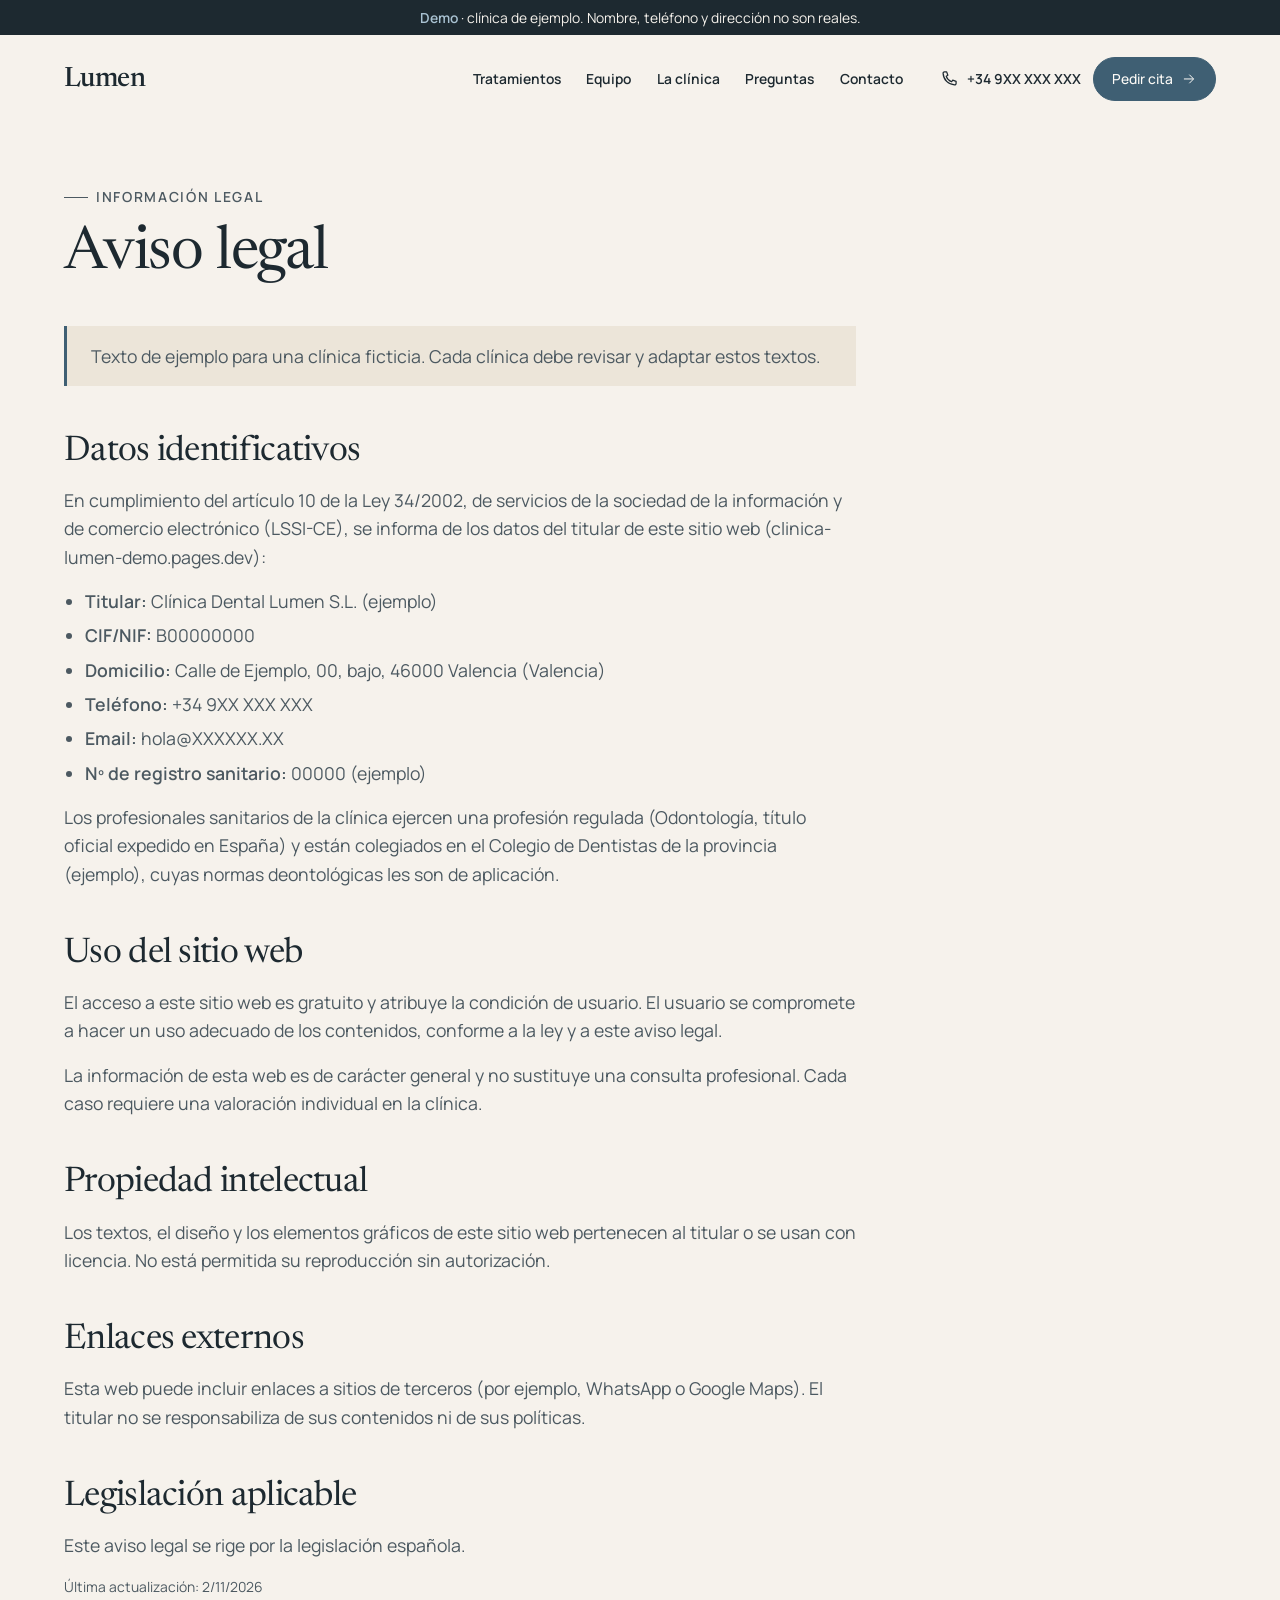
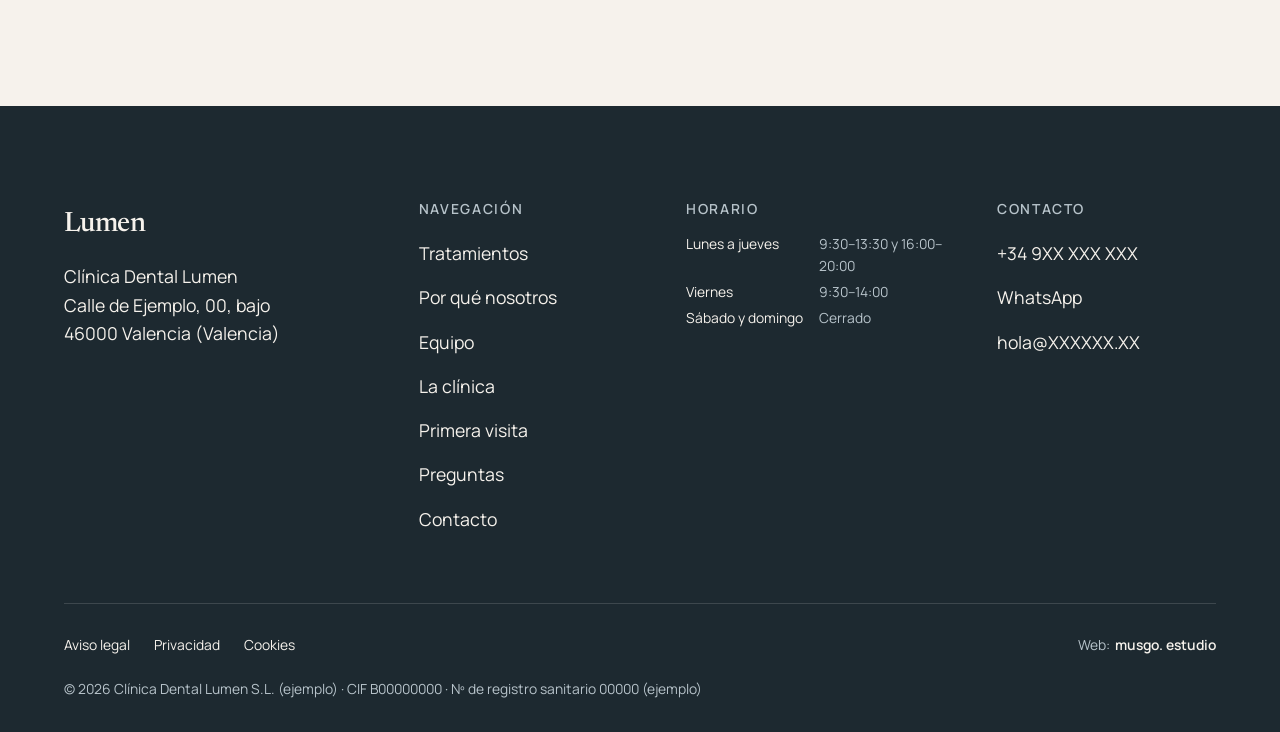
<file: aviso-legal.html>
<!DOCTYPE html>
<html lang="es-ES" data-tema="calma" data-momento="sutil">
<head>
<meta charset="utf-8">
<meta name="viewport" content="width=device-width, initial-scale=1">
<script>document.documentElement.classList.add("js")</script>
<title>Aviso legal · Clínica Dental Lumen</title>
<meta name="description" content="Aviso legal · Clínica Dental Lumen">
<meta name="robots" content="noindex, nofollow">
<link rel="canonical" href="https://clinica-lumen-demo.pages.dev/aviso-legal.html">
<meta name="theme-color" content="#F6F2EC">
<meta property="og:type" content="website">
<meta property="og:locale" content="es_ES">
<meta property="og:site_name" content="Clínica Dental Lumen">
<meta property="og:title" content="Aviso legal · Clínica Dental Lumen">
<meta property="og:description" content="Aviso legal · Clínica Dental Lumen">
<meta property="og:url" content="https://clinica-lumen-demo.pages.dev/aviso-legal.html">
<meta property="og:image" content="https://clinica-lumen-demo.pages.dev/assets/img/compartilhar.jpg">
<meta property="og:image:secure_url" content="https://clinica-lumen-demo.pages.dev/assets/img/compartilhar.jpg">
<meta property="og:image:type" content="image/jpeg">
<meta property="og:image:width" content="1200">
<meta property="og:image:height" content="630">
<meta property="og:image:alt" content="Paciente sonriendo, sentada en el sillón de la clínica">
<meta name="twitter:card" content="summary_large_image">
<link rel="icon" href="favicon.svg" type="image/svg+xml">
<link rel="preload" href="assets/fonts/newsreader-latin.woff2" as="font" type="font/woff2" crossorigin>
<link rel="preload" href="assets/fonts/manrope-latin.woff2" as="font" type="font/woff2" crossorigin>
<style>@font-face{font-family: "Newsreader";src: url("assets/fonts/newsreader-latin.woff2") format("woff2");font-weight: 300 600;font-style: normal;font-display: swap;unicode-range: U+0000-00FF,U+0131,U+0152-0153,U+02BB-02BC,U+02C6,U+02DA,U+02DC,U+0304,U+0308,U+0329,U+2000-206F,U+20AC,U+2122,U+2191,U+2193,U+2212,U+2215,U+FEFF,U+FFFD}@font-face{font-family: "Newsreader";src: url("assets/fonts/newsreader-italic-latin.woff2") format("woff2");font-weight: 300 600;font-style: italic;font-display: swap;unicode-range: U+0000-00FF,U+0131,U+0152-0153,U+02BB-02BC,U+02C6,U+02DA,U+02DC,U+0304,U+0308,U+0329,U+2000-206F,U+20AC,U+2122,U+2191,U+2193,U+2212,U+2215,U+FEFF,U+FFFD}@font-face{font-family: "Manrope";src: url("assets/fonts/manrope-latin.woff2") format("woff2");font-weight: 200 800;font-style: normal;font-display: swap;unicode-range: U+0000-00FF,U+0131,U+0152-0153,U+02BB-02BC,U+02C6,U+02DA,U+02DC,U+0304,U+0308,U+0329,U+2000-206F,U+20AC,U+2122,U+2191,U+2193,U+2212,U+2215,U+FEFF,U+FFFD}@font-face{font-family: "Cormorant Garamond";src: url("assets/fonts/cormorant-latin.woff2") format("woff2");font-weight: 300 700;font-style: normal;font-display: swap;unicode-range: U+0000-00FF,U+0131,U+0152-0153,U+02BB-02BC,U+02C6,U+02DA,U+02DC,U+0304,U+0308,U+0329,U+2000-206F,U+20AC,U+2122,U+2191,U+2193,U+2212,U+2215,U+FEFF,U+FFFD}@font-face{font-family: "Cormorant Garamond";src: url("assets/fonts/cormorant-italic-latin.woff2") format("woff2");font-weight: 300 700;font-style: italic;font-display: swap;unicode-range: U+0000-00FF,U+0131,U+0152-0153,U+02BB-02BC,U+02C6,U+02DA,U+02DC,U+0304,U+0308,U+0329,U+2000-206F,U+20AC,U+2122,U+2191,U+2193,U+2212,U+2215,U+FEFF,U+FFFD}@font-face{font-family: "Inter Tight";src: url("assets/fonts/inter-tight-latin.woff2") format("woff2");font-weight: 100 900;font-style: normal;font-display: swap;unicode-range: U+0000-00FF,U+0131,U+0152-0153,U+02BB-02BC,U+02C6,U+02DA,U+02DC,U+0304,U+0308,U+0329,U+2000-206F,U+20AC,U+2122,U+2191,U+2193,U+2212,U+2215,U+FEFF,U+FFFD}@font-face{font-family: "Fraunces";src: url("assets/fonts/fraunces-latin.woff2") format("woff2");font-weight: 400 700;font-style: normal;font-display: swap;unicode-range: U+0000-00FF,U+0131,U+0152-0153,U+02BB-02BC,U+02C6,U+02DA,U+02DC,U+0304,U+0308,U+0329,U+2000-206F,U+20AC,U+2122,U+2191,U+2193,U+2212,U+2215,U+FEFF,U+FFFD}@font-face{font-family: "Fraunces";src: url("assets/fonts/fraunces-italic-latin.woff2") format("woff2");font-weight: 400 700;font-style: italic;font-display: swap;unicode-range: U+0000-00FF,U+0131,U+0152-0153,U+02BB-02BC,U+02C6,U+02DA,U+02DC,U+0304,U+0308,U+0329,U+2000-206F,U+20AC,U+2122,U+2191,U+2193,U+2212,U+2215,U+FEFF,U+FFFD}@font-face{font-family: "Nunito Sans";src: url("assets/fonts/nunito-sans-latin.woff2") format("woff2");font-weight: 200 1000;font-style: normal;font-display: swap;unicode-range: U+0000-00FF,U+0131,U+0152-0153,U+02BB-02BC,U+02C6,U+02DA,U+02DC,U+0304,U+0308,U+0329,U+2000-206F,U+20AC,U+2122,U+2191,U+2193,U+2212,U+2215,U+FEFF,U+FFFD}@font-face{font-family: "Newsreader Fallback";src: local("Georgia");size-adjust: 97.7%;ascent-override: 75.2%;descent-override: 27.1%;line-gap-override: 0%}@font-face{font-family: "Cormorant Fallback";src: local("Georgia");size-adjust: 87.5%;ascent-override: 105.6%;descent-override: 32.8%;line-gap-override: 0%}@font-face{font-family: "Fraunces Fallback";src: local("Georgia");size-adjust: 104.2%;ascent-override: 93.9%;descent-override: 24.5%;line-gap-override: 0%}@font-face{font-family: "Manrope Fallback";src: local("Arial"),local("ArialMT"),local("Helvetica");size-adjust: 98.6%;ascent-override: 108.1%;descent-override: 30.4%;line-gap-override: 0%}@font-face{font-family: "Inter Tight Fallback";src: local("Arial"),local("ArialMT"),local("Helvetica");size-adjust: 95.8%;ascent-override: 101.1%;descent-override: 25.2%;line-gap-override: 0%}@font-face{font-family: "Nunito Sans Fallback";src: local("Arial"),local("ArialMT"),local("Helvetica");size-adjust: 97.2%;ascent-override: 104%;descent-override: 36.3%;line-gap-override: 0%}:root{--step--1: clamp(0.8125rem,0.7917rem + 0.0926vw,0.875rem);--step-0: clamp(1rem,0.9583rem + 0.1852vw,1.125rem);--step-1: clamp(1.1875rem,1.125rem + 0.2778vw,1.375rem);--step-2: clamp(1.4375rem,1.3333rem + 0.463vw,1.75rem);--step-3: clamp(1.75rem,1.5833rem + 0.7407vw,2.25rem);--step-4: clamp(2.125rem,1.8333rem + 1.2963vw,3rem);--step-5: clamp(2.5rem,2rem + 2.2222vw,4rem);--step-6: clamp(2.875rem,1.9583rem + 4.0741vw,5.625rem);--lh-texto: 1.6;--medida: 62ch;--s-0: 4px;--s-1: 8px;--s-2: 16px;--s-3: 24px;--s-4: 32px;--s-5: 48px;--s-6: 64px;--s-7: 96px;--s-8: 128px;--s-9: 192px;--margen: clamp(20px,5vw,64px);--gutter: clamp(16px,2vw,24px);--seccion: clamp(72px,8.5vw,136px);--ancho: 1320px;--e-out: cubic-bezier(0.22,1,0.36,1);--e-in-out: cubic-bezier(0.65,0,0.35,1);--t-rapido: 160ms;--t-medio: 320ms;--t-lento: 640ms;--revelar-y: 24px}:root,[data-tema="calma"]{--c-fondo: #F6F2EC;--c-superficie: #FDFBF7;--c-alterno: #ECE5D9;--c-texto: #1D2930;--c-suave: #4C5961;--c-acento: #3F5F73;--c-sobre-acento:#FDFBF7;--c-tinta: #3F5F73;--c-decor: #C9B79C;--c-oscuro: #1D2930;--c-sobre-oscuro:#F6F2EC;--c-suave-oscuro:#B7C3CA;--c-tinta-oscuro:#A9C2D2;--c-linea: rgb(29 41 48 / 0.14);--c-linea-fuerte: rgb(29 41 48 / 0.30);--c-foco: #3F5F73;--c-seleccion: #D9E3EA;--f-titulo: "Newsreader","Newsreader Fallback",Georgia,serif;--f-texto: "Manrope","Manrope Fallback",Arial,sans-serif;--escala-titulos: 1;--peso-titulo: 400;--peso-titulo-fuerte: 500;--tr-titulo: -0.02em;--lh-titulo: 1.04;--enfasis-estilo: italic;--peso-texto-fuerte: 600;--r-s: 10px;--r-m: 18px;--r-l: 28px;--r-foto: 28px;--btn-radio: 999px;--btn-alto: 52px;--btn-pad: 0 28px;--btn-peso: 500;--btn-mayus: none;--btn-tracking: 0;--btn-talla: var(--step-0);--btn-borde: 1px;--btn-sombra: none;--detalle-linea: 1px;--heroi-dur: 1.15s;--heroi-ease: cubic-bezier(0.25,0.8,0.25,1);--heroi-paso: 65ms;--heroi-foto-dur: 2.2s;--heroi-foto-de: scale(1.05);--brilho: color-mix(in srgb,var(--c-tinta) 42%,#FFFFFF);--sonrisa-traco: 0.05em;--sombra-tarjeta: 0 1px 2px rgb(29 41 48 / 0.04),0 12px 32px -12px rgb(29 41 48 / 0.12)}[data-tema="premium"]{--c-fondo: #121617;--c-superficie: #1A2021;--c-alterno: #0F2420;--c-texto: #EEE9DF;--c-suave: #A8B0A9;--c-acento: #C8A96A;--c-sobre-acento:#121617;--c-tinta: #D2B67C;--c-decor: #6E5A33;--c-oscuro: #0A0D0D;--c-sobre-oscuro:#EEE9DF;--c-suave-oscuro:#A8B0A9;--c-tinta-oscuro:#D2B67C;--c-linea: rgb(238 233 223 / 0.12);--c-linea-fuerte: rgb(238 233 223 / 0.28);--c-foco: #D2B67C;--c-seleccion: #3A3220;--f-titulo: "Cormorant Garamond","Cormorant Fallback",Georgia,serif;--f-texto: "Inter Tight","Inter Tight Fallback",Arial,sans-serif;--escala-titulos: 1.14;--peso-titulo: 500;--peso-titulo-fuerte: 600;--tr-titulo: -0.01em;--lh-titulo: 1;--enfasis-estilo: italic;--peso-texto-fuerte: 500;--r-s: 0px;--r-m: 2px;--r-l: 2px;--r-foto: 0px;--btn-radio: 0px;--btn-alto: 54px;--btn-pad: 0 32px;--btn-peso: 500;--btn-mayus: uppercase;--btn-tracking: 0.16em;--btn-talla: var(--step--1);--btn-borde: 1px;--btn-sombra: none;--detalle-linea: 1px;--sombra-tarjeta: none;--heroi-dur: 1.1s;--heroi-ease: cubic-bezier(0.16,1,0.3,1);--heroi-paso: 55ms;--heroi-foto-dur: 2.8s;--heroi-foto-de: scale(1.14);--brilho: #FFF4D6;--sonrisa-traco: 0.035em;color-scheme: dark}[data-tema="cercana"]{--c-fondo: #FBF4EA;--c-superficie: #FFFCF7;--c-alterno: #F4E4D0;--c-texto: #3B2A21;--c-suave: #6A5045;--c-acento: #A84E2B;--c-sobre-acento:#FFFCF7;--c-tinta: #9A4524;--c-decor: #E3A867;--c-oscuro: #3B2A21;--c-sobre-oscuro:#FBF4EA;--c-suave-oscuro:#D9C3B4;--c-tinta-oscuro:#F0A989;--c-linea: rgb(59 42 33 / 0.14);--c-linea-fuerte: rgb(59 42 33 / 0.30);--c-foco: #9A4524;--c-seleccion: #F6D3BC;--f-titulo: "Fraunces","Fraunces Fallback",Georgia,serif;--f-texto: "Nunito Sans","Nunito Sans Fallback",Arial,sans-serif;--escala-titulos: 0.96;--peso-titulo: 600;--peso-titulo-fuerte: 700;--tr-titulo: -0.025em;--lh-titulo: 1.06;--enfasis-estilo: italic;--peso-texto-fuerte: 700;--r-s: 12px;--r-m: 22px;--r-l: 36px;--r-foto: 36px;--btn-radio: 16px;--btn-alto: 54px;--btn-pad: 0 28px;--btn-peso: 700;--btn-mayus: none;--btn-tracking: 0;--btn-talla: var(--step-0);--btn-borde: 2px;--btn-sombra: 0 3px 0 rgb(59 42 33 / 0.22);--detalle-linea: 2px;--heroi-dur: 0.75s;--heroi-ease: cubic-bezier(0.34,1.56,0.64,1);--heroi-paso: 40ms;--heroi-foto-dur: 1.1s;--heroi-foto-de: scale(0.9) rotate(-3deg);--brilho: color-mix(in srgb,var(--c-tinta) 42%,#FFFFFF);--sonrisa-traco: 0.07em;--sombra-tarjeta: 0 2px 0 rgb(59 42 33 / 0.06),0 18px 40px -20px rgb(120 60 30 / 0.25)}@media (prefers-reduced-motion: reduce){:root{--t-rapido: 0ms;--t-medio: 0ms;--t-lento: 0ms;--revelar-y: 0px}}*,*::before,*::after{box-sizing: border-box}*{margin: 0}html{-webkit-text-size-adjust: 100%;text-size-adjust: 100%}body{min-height: 100vh;background: var(--c-fondo);color: var(--c-texto);font-family: var(--f-texto);font-size: var(--step-0);line-height: var(--lh-texto);-webkit-font-smoothing: antialiased;-moz-osx-font-smoothing: grayscale}img,svg,video{display: block;max-width: 100%;height: auto}[hidden]{display: none !important}button,input,textarea,select{font: inherit;color: inherit}button{cursor: pointer;background: none;border: 0;padding: 0}a{color: inherit}ul[role="list"],ol[role="list"]{list-style: none;padding: 0}h1,h2,h3,h4{font-family: var(--f-titulo);font-weight: var(--peso-titulo);line-height: var(--lh-titulo);letter-spacing: var(--tr-titulo);text-wrap: balance}p{text-wrap: pretty}strong,b{font-weight: var(--peso-texto-fuerte)}::selection{background: var(--c-seleccion);color: var(--c-texto)}:focus-visible{outline: 2px solid var(--c-foco);outline-offset: 3px;border-radius: 2px}.sr-only{position: absolute !important;width: 1px;height: 1px;padding: 0;margin: -1px;overflow: hidden;clip: rect(0 0 0 0);white-space: nowrap;border: 0}.salto-contenido{position: absolute;left: var(--s-2);top: -100px;z-index: 100;padding: var(--s-1) var(--s-2);background: var(--c-oscuro);color: var(--c-sobre-oscuro);border-radius: var(--r-s)}.salto-contenido:focus{top: var(--s-2)}.contenedor{width: 100%;max-width: var(--ancho);margin-inline: auto;padding-inline: var(--margen)}.reticula{display: grid;grid-template-columns: repeat(4,minmax(0,1fr));column-gap: var(--gutter)}@media (min-width: 900px){.reticula{grid-template-columns: repeat(12,minmax(0,1fr))}}.seccion{padding-block: var(--seccion)}.seccion--alterna{background: var(--c-alterno)}.seccion--oscura{background: var(--c-oscuro);color: var(--c-sobre-oscuro);--c-texto: var(--c-sobre-oscuro);--c-suave: var(--c-suave-oscuro);--c-tinta: var(--c-tinta-oscuro);--c-foco: var(--c-tinta-oscuro);--c-linea: rgb(255 255 255 / 0.14);--c-linea-fuerte: rgb(255 255 255 / 0.32)}.t-display{font-size: calc(var(--step-6) * var(--escala-titulos));line-height: calc(var(--lh-titulo) - 0.04);letter-spacing: calc(var(--tr-titulo) - 0.01em)}.t-h1{font-size: calc(var(--step-5) * var(--escala-titulos))}.t-h2{font-size: calc(var(--step-4) * var(--escala-titulos))}.t-h3{font-size: calc(var(--step-3) * var(--escala-titulos));line-height: 1.12}.t-h4{font-size: calc(var(--step-2) * var(--escala-titulos));line-height: 1.2;letter-spacing: -0.01em}.t-display,.t-h1,.t-h2,.t-h3,.t-h4{font-family: var(--f-titulo);font-weight: var(--peso-titulo)}.t-lead{font-size: var(--step-1);line-height: 1.5;max-width: 40ch;color: var(--c-suave)}.t-texto{font-size: var(--step-0);max-width: var(--medida)}.t-nota{font-size: var(--step--1);color: var(--c-suave)}.t-suave{color: var(--c-suave)}.t-display em,.t-h1 em,.t-h2 em,.t-h3 em{font-style: var(--enfasis-estilo);color: var(--c-tinta)}.rotulo{display: inline-flex;align-items: center;gap: var(--s-1);font-family: var(--f-texto);font-size: var(--step--1);font-weight: var(--peso-texto-fuerte);letter-spacing: 0.12em;text-transform: uppercase;line-height: 1.4;color: var(--c-tinta)}.rotulo::before{content: "";width: 24px;height: var(--detalle-linea);background: currentColor}.btn{--btn-fondo: transparent;--btn-color: var(--c-texto);--btn-linea: var(--c-linea-fuerte);position: relative;display: inline-flex;align-items: center;justify-content: center;gap: var(--s-1);min-height: var(--btn-alto);padding: var(--btn-pad);border: var(--btn-borde) solid var(--btn-linea);border-radius: var(--btn-radio);background: var(--btn-fondo);color: var(--btn-color);font-family: var(--f-texto);font-size: var(--btn-talla);font-weight: var(--btn-peso);letter-spacing: var(--btn-tracking);text-transform: var(--btn-mayus);text-decoration: none;line-height: 1;white-space: nowrap;box-shadow: var(--btn-sombra);transition: background-color var(--t-medio) var(--e-out),border-color var(--t-medio) var(--e-out),color var(--t-medio) var(--e-out),transform var(--t-rapido) var(--e-out),box-shadow var(--t-rapido) var(--e-out)}.btn svg{width: 1.15em;height: 1.15em;flex: none}.btn .btn__flecha{transition: transform var(--t-medio) var(--e-out)}.btn:hover .btn__flecha,.btn.is-hover .btn__flecha{transform: translateX(4px)}.btn:active,.btn.is-activo{transform: translateY(1px) scale(0.985);box-shadow: none}.btn--primario{--btn-fondo: var(--c-acento);--btn-color: var(--c-sobre-acento);--btn-linea: var(--c-acento)}.btn--primario:hover,.btn--primario.is-hover{--btn-fondo: color-mix(in srgb,var(--c-acento) 86%,var(--c-texto));--btn-linea: color-mix(in srgb,var(--c-acento) 86%,var(--c-texto))}.btn--secundario:hover,.btn--secundario.is-hover{--btn-fondo: var(--c-texto);--btn-color: var(--c-fondo);--btn-linea: var(--c-texto)}[data-tema="premium"] .btn--primario:hover,[data-tema="premium"] .btn--primario.is-hover{--btn-fondo: transparent;--btn-color: var(--c-tinta);--btn-linea: var(--c-acento)}.btn--bloque{width: 100%}.btn:disabled,.btn[aria-disabled="true"]{--btn-fondo: transparent;--btn-color: var(--c-suave);--btn-linea: var(--c-linea);box-shadow: none;cursor: not-allowed}.btn.is-foco{outline: 2px solid var(--c-foco);outline-offset: 3px}.enlace{color: var(--c-tinta);font-weight: var(--peso-texto-fuerte);text-decoration: underline;text-decoration-thickness: var(--detalle-linea);text-underline-offset: 0.25em;transition: text-underline-offset var(--t-medio) var(--e-out)}.enlace:hover{text-underline-offset: 0.4em}.tarjeta{display: flex;flex-direction: column;background: var(--c-superficie);border: var(--detalle-linea) solid var(--c-linea);border-radius: var(--r-l);box-shadow: var(--sombra-tarjeta);overflow: hidden}.tarjeta__cuerpo{display: grid;gap: var(--s-1);padding: var(--s-3)}.tarjeta__foto{aspect-ratio: 4 / 3;overflow: hidden}.tarjeta__foto img{width: 100%;height: 100%;object-fit: cover;transition: transform var(--t-lento) var(--e-out)}.tarjeta:hover .tarjeta__foto img{transform: scale(1.03)}[data-tema="premium"] .tarjeta{border-color: var(--c-linea-fuerte)}.foto{border-radius: var(--r-foto);overflow: hidden;background: var(--c-alterno)}.foto img{width: 100%;height: 100%;object-fit: cover}.etiqueta{display: inline-flex;align-items: center;min-height: 28px;padding: 0 12px;border: 1px solid var(--c-linea-fuerte);border-radius: var(--btn-radio);font-size: var(--step--1);font-weight: var(--peso-texto-fuerte);color: var(--c-suave)}.campo{display: grid;gap: var(--s-1)}.campo__etiqueta{font-size: var(--step--1);font-weight: var(--peso-texto-fuerte)}.campo__control{width: 100%;min-height: 52px;padding: 12px 16px;background: var(--c-superficie);border: 1px solid var(--c-linea-fuerte);border-radius: var(--r-s);transition: border-color var(--t-rapido) var(--e-out),box-shadow var(--t-rapido) var(--e-out)}.campo__control::placeholder{color: var(--c-suave);opacity: 1}.campo__control:hover{border-color: var(--c-suave)}.campo__control:focus-visible{outline: none;border-color: var(--c-foco);box-shadow: 0 0 0 3px color-mix(in srgb,var(--c-foco) 25%,transparent)}.campo__ayuda{font-size: var(--step--1);color: var(--c-suave)}.aviso-demo{position: relative;z-index: 60;background: var(--c-oscuro);color: var(--c-sobre-oscuro);font-size: var(--step--1);line-height: 1.4;text-align: center;padding: 8px var(--margen)}.aviso-demo strong{color: var(--c-tinta-oscuro)}.firma{display: inline-flex;align-items: baseline;gap: 0.35em;font-size: var(--step--1);color: var(--c-suave);text-decoration: none}.firma__marca{color: var(--c-texto);font-weight: var(--peso-texto-fuerte)}.firma:hover .firma__marca{text-decoration: underline;text-underline-offset: 0.25em}.icono{width: 24px;height: 24px;flex: none}.solo-js{display: none !important}.js .solo-js{display: revert !important}.js .sin-js{display: none !important}html{scroll-padding-top: 96px}html.lenis,html.lenis body{height: auto}.lenis.lenis-stopped{overflow: hidden}.sin-scroll{overflow: hidden}.seccion__cabecera{display: grid;gap: var(--s-3);max-width: 720px;margin-bottom: clamp(40px,6vw,80px)}.seccion__cabecera .t-lead{max-width: 52ch}.seccion__cabecera--centro{margin-inline: auto;text-align: center;justify-items: center}.cabecera{position: sticky;top: 0;z-index: 50;background: var(--c-fondo);transition: transform var(--t-lento) var(--e-out),box-shadow var(--t-medio) var(--e-out)}.cabecera.is-fija{box-shadow: 0 1px 0 var(--c-linea),0 10px 30px -20px rgb(0 0 0 / 0.25)}.cabecera.is-oculta{transform: translateY(-100%)}.cabecera__barra{display: flex;align-items: center;gap: var(--s-2);min-height: 72px}@media (min-width: 1024px){.cabecera__barra{min-height: 88px;gap: var(--s-4)}}.logo{margin-right: auto;display: inline-flex;align-items: center;min-height: 44px;font-family: var(--f-titulo);font-size: calc(var(--step-2) * var(--escala-titulos));font-weight: var(--peso-titulo-fuerte);letter-spacing: var(--tr-titulo);line-height: 1;text-decoration: none}.logo img{height: 40px;width: auto}[data-tema="premium"] .logo{letter-spacing: 0.02em}.nav{display: none}@media (min-width: 1024px){.nav{display: flex;gap: clamp(16px,2vw,32px)}}.nav a{position: relative;font-size: var(--step--1);font-weight: var(--peso-texto-fuerte);text-decoration: none;padding-block: 10px;color: var(--c-texto)}.nav a::after{content: "";position: absolute;left: 0;right: 0;bottom: 4px;height: var(--detalle-linea);background: var(--c-tinta);transform: scaleX(0);transform-origin: right;transition: transform var(--t-medio) var(--e-out)}.nav a:hover::after{transform: scaleX(1);transform-origin: left}[data-tema="premium"] .nav a{text-transform: uppercase;letter-spacing: 0.14em;font-size: 0.75rem}.cabecera__acciones{display: flex;align-items: center;gap: var(--s-1)}.cabecera__tel{display: inline-flex;align-items: center;justify-content: center;gap: 8px;width: 44px;height: 44px;border-radius: var(--btn-radio);border: 1px solid var(--c-linea-fuerte);text-decoration: none;font-size: var(--step--1);font-weight: var(--peso-texto-fuerte)}.cabecera__tel .icono{width: 20px;height: 20px}.cabecera__tel-numero{display: none}@media (min-width: 1200px){.cabecera__tel{width: auto;height: auto;border: 0;padding: 10px 4px}.cabecera__tel-numero{display: inline}}.btn--compacto{--btn-alto: 44px;--btn-pad: 0 18px;font-size: var(--step--1)}[data-tema="premium"] .btn--compacto{font-size: 0.6875rem}@media (max-width: 380px){.cabecera .btn--compacto{--btn-pad: 0 14px}}.menu-boton{display: inline-flex;align-items: center;justify-content: center;width: 44px;height: 44px;border-radius: var(--btn-radio);text-decoration: none;color: var(--c-texto)}@media (min-width: 1024px){.menu-boton{display: none}}.menu-boton .icono{transition: transform var(--t-medio) var(--e-out)}.menu-boton[aria-expanded="true"] .icono{transform: rotate(90deg)}.menu-movil{position: fixed;inset: 0;z-index: 45;padding: 104px var(--margen) var(--s-5);background: var(--c-fondo);overflow-y: auto;display: flex;flex-direction: column;gap: var(--s-5)}.menu-movil[hidden]{display: none}.menu-movil ul{display: grid;gap: var(--s-1)}.menu-movil ul a{display: block;padding-block: 8px;font-family: var(--f-titulo);font-size: calc(var(--step-4) * var(--escala-titulos));font-weight: var(--peso-titulo);letter-spacing: var(--tr-titulo);line-height: 1.1;text-decoration: none}.menu-movil__pie{margin-top: auto;display: grid;gap: var(--s-2)}@media (min-width: 1024px){.menu-movil{display: none !important}}.heroi{position: relative}.heroi__marco{display: grid;gap: var(--s-5);padding-block: var(--s-4) var(--s-5)}.heroi__texto{display: grid;gap: var(--s-3);align-content: center}.heroi h1{font-size: calc(var(--step-6) * var(--escala-titulos));line-height: calc(var(--lh-titulo) - 0.04);letter-spacing: calc(var(--tr-titulo) - 0.01em)}.heroi h1 em{font-style: var(--enfasis-estilo);color: var(--c-tinta)}.heroi .t-lead{max-width: 44ch}.heroi__acciones{display: flex;flex-wrap: wrap;gap: var(--s-2);margin-top: var(--s-1)}.heroi__media{overflow: hidden;background: var(--c-alterno)}.heroi__media img{width: 100%;height: 100%;object-fit: cover}.heroi__media picture{display: block;height: 100%}.palabra{display: inline-block;overflow: hidden;vertical-align: bottom;padding: 0 0.06em 0.1em 0;margin: 0 -0.06em -0.1em 0}.palabra>span{display: inline-block}.junto{white-space: nowrap}@media (prefers-reduced-motion: no-preference){.js .heroi .palabra>span{animation: palabra-sube var(--heroi-dur) var(--heroi-ease) both;animation-delay: calc(var(--atraso-heroi,0ms) + 60ms + var(--i) * var(--heroi-paso))}.js [data-heroi]{animation: heroi-entra var(--heroi-dur) var(--e-out) both;animation-delay: var(--atraso-heroi,0ms)}.js .heroi .t-lead[data-heroi]{animation-delay: calc(var(--atraso-heroi,0ms) + 320ms)}.js .heroi__acciones[data-heroi]{animation-delay: calc(var(--atraso-heroi,0ms) + 420ms)}.js .heroi__info[data-heroi]{animation-delay: calc(var(--atraso-heroi,0ms) + 540ms)}.js [data-heroi-media] img{animation: heroi-foto var(--heroi-foto-dur) var(--heroi-ease) backwards;animation-delay: var(--atraso-heroi,0ms)}[data-tema="cercana"].js [data-heroi-media]{animation: heroi-foto var(--heroi-foto-dur) var(--heroi-ease) both;animation-delay: var(--atraso-heroi,0ms)}[data-tema="cercana"].js [data-heroi-media] img{animation: none}}@keyframes palabra-sube{from{transform: translateY(105%)}}@keyframes heroi-entra{from{opacity: 0;transform: translateY(18px)}}@keyframes heroi-foto{from{transform: var(--heroi-foto-de)}}[data-momento="sutil"] .heroi h1{line-height: calc(var(--lh-titulo) + 0.1)}.heroi h1 em.destaque{position: relative;isolation: isolate;display: inline-block;vertical-align: bottom;padding-right: 0.1em;margin-right: -0.1em}.sonrisa{position: absolute;left: 4%;width: 92%;bottom: -0.1em;height: 0.15em;overflow: visible;pointer-events: none;z-index: -1;fill: none;stroke: var(--c-tinta);stroke-width: var(--sonrisa-traco);stroke-linecap: round;stroke-dasharray: 1;stroke-dashoffset: 0}[data-tema="premium"] .sonrisa{stroke: var(--c-acento)}[data-tema="cercana"] .sonrisa{stroke: var(--c-decor)}@media (prefers-reduced-motion: no-preference){.js .sonrisa path{stroke-dasharray: 1;animation: sonrisa-dibuja 0.9s var(--heroi-ease) both;animation-delay: calc(var(--atraso-heroi,0ms) + 900ms)}[data-tema="calma"].js .sonrisa path{animation-duration: 1.3s}[data-tema="premium"].js .sonrisa path{animation-duration: 1.2s}.js .heroi em.destaque .palabra>span{background-image: linear-gradient(105deg,var(--c-tinta) 0 38%,var(--brilho) 50%,var(--c-tinta) 62% 100%);background-size: 320% 100%;background-position: 100% 0;-webkit-background-clip: text;background-clip: text;padding-right: 0.14em;margin-right: -0.14em;animation: palabra-sube var(--heroi-dur) var(--heroi-ease) both,brilho 1.2s cubic-bezier(0.45,0,0.2,1) 1 none;animation-delay: calc(var(--atraso-heroi,0ms) + 60ms + var(--i) * var(--heroi-paso)),calc(var(--atraso-heroi,0ms) + 1.15s + var(--i) * 110ms)}[data-tema="cercana"].js .heroi em.destaque .palabra>span{animation-duration: var(--heroi-dur),0.9s}.js .is-abierto .estado-punto{animation: punto-pulso 1.6s var(--e-out) 0.6s 2}}.sonrisa path{stroke-dashoffset: 0}@keyframes sonrisa-dibuja{from{stroke-dashoffset: 1}to{stroke-dashoffset: 0}}@keyframes brilho{0%{color: transparent;-webkit-text-fill-color: transparent;background-position: 100% 0}100%{color: transparent;-webkit-text-fill-color: transparent;background-position: 0% 0}}@keyframes punto-pulso{0%{box-shadow: 0 0 0 0 rgb(46 139 87 / 0.45)}100%{box-shadow: 0 0 0 12px rgb(46 139 87 / 0)}}.abertura{display: none}@media (prefers-reduced-motion: no-preference){html.con-abertura .abertura{display: grid;place-items: center;position: fixed;inset: 0;z-index: 100;padding: var(--margen);background: var(--c-oscuro);color: var(--c-sobre-oscuro);animation: abertura-sobe 450ms cubic-bezier(0.7,0,0.25,1) var(--abertura-sobe,800ms) forwards;cursor: pointer}html.con-abertura .abertura.is-pulando{animation-duration: 280ms;animation-delay: 0ms}[data-tema="premium"].con-abertura .abertura{background: #0A0D0D;animation-duration: 550ms}[data-tema="cercana"].con-abertura .abertura{background: var(--c-acento);color: var(--c-sobre-acento);animation-timing-function: cubic-bezier(0.6,-0.25,0.3,1)}}@keyframes abertura-sobe{from{transform: none;border-radius: 0}to{transform: translateY(-112%);border-radius: 0 0 50% 50% / 0 0 22vh 22vh}}.abertura__marco{display: grid;justify-items: center;gap: var(--s-3);max-width: 16ch;text-align: center}.abertura__nombre{font-family: var(--f-titulo);font-weight: var(--peso-titulo);font-size: calc(var(--step-5) * var(--escala-titulos));line-height: 1.04;letter-spacing: var(--tr-titulo)}.abertura__palabra{display: inline-block;white-space: nowrap}.abertura__palabra>span{display: inline-block;animation: abertura-letra 520ms var(--heroi-ease) both;animation-delay: calc(var(--i) * 20ms)}.abertura__linea{display: block;width: 72px;height: 2px;border-radius: 2px;background: var(--c-tinta-oscuro);transform-origin: center;animation: abertura-linea 700ms var(--e-out) 200ms both}[data-tema="premium"] .abertura__linea{width: 140px;height: 1px;background: var(--c-acento)}[data-tema="cercana"] .abertura__linea{height: 4px;background: var(--c-decor)}@keyframes abertura-letra{from{opacity: 0;transform: translateY(0.4em)}}@keyframes abertura-linea{from{transform: scaleX(0)}}.heroi__info{display: grid;gap: 0}.info{display: flex;gap: var(--s-2);align-items: flex-start;padding-block: var(--s-3);border-top: 1px solid var(--c-linea)}.info__icono{display: inline-flex;align-items: center;justify-content: center;width: 40px;height: 40px;flex: none;border-radius: 50%;color: var(--c-tinta);border: 1px solid var(--c-linea-fuerte)}.info__icono .icono{width: 20px;height: 20px}.info__titulo{font-size: var(--step--1);font-weight: var(--peso-texto-fuerte);color: var(--c-suave);letter-spacing: 0.02em}.info__texto{font-weight: var(--peso-texto-fuerte);line-height: 1.4}.info__texto a{color: var(--c-tinta)}.estado-punto{display: inline-block;width: 8px;height: 8px;border-radius: 50%;margin-right: 8px;vertical-align: 0.1em;background: var(--c-linea-fuerte)}.is-abierto .estado-punto{background: #2E8B57;box-shadow: 0 0 0 4px rgb(46 139 87 / 0.18)}[data-tema="premium"] .is-abierto .estado-punto{background: #6FCF97;box-shadow: 0 0 0 4px rgb(111 207 151 / 0.18)}@media (min-width: 960px){.heroi__info{grid-template-columns: repeat(3,minmax(0,1fr));gap: var(--s-4)}}@media (min-width: 600px) and (max-width: 959px){.heroi__info{grid-template-columns: repeat(2,minmax(0,1fr));column-gap: var(--s-4)}.heroi__info .info:last-child:nth-child(odd){grid-column: 1 / -1}}[data-tema="calma"] .heroi__media{border-radius: var(--r-foto);aspect-ratio: 4 / 3}@media (min-width: 960px){[data-tema="calma"] .heroi__marco{grid-template-columns: minmax(0,1.08fr) minmax(0,1fr);gap: clamp(48px,6vw,112px);padding-block: var(--s-5) var(--s-6);align-items: center}[data-tema="calma"] .heroi__media{aspect-ratio: 4 / 5;max-height: 76vh}}[data-tema="calma"] .heroi__info{padding-bottom: var(--s-4)}[data-tema="premium"] .heroi{display: flex;flex-direction: column;justify-content: flex-end;min-height: min(92svh,920px);isolation: isolate}[data-tema="premium"] .heroi__media{position: absolute;inset: 0;z-index: -1;background: #0A0D0D}[data-tema="premium"] .heroi__media::after{content: "";position: absolute;inset: 0;background: linear-gradient(to top,rgb(10 13 13 / 0.96) 0%,rgb(10 13 13 / 0.82) 38%,rgb(10 13 13 / 0.35) 72%,rgb(10 13 13 / 0.15) 100%),linear-gradient(to right,rgb(10 13 13 / 0.94) 0%,rgb(10 13 13 / 0.9) calc((100vw - min(100vw,var(--ancho))) / 2 + var(--margen) + min(640px,62vw)),rgb(10 13 13 / 0.45) calc((100vw - min(100vw,var(--ancho))) / 2 + var(--margen) + min(640px,62vw) + 18vw),rgb(10 13 13 / 0.15) 100%)}[data-tema="premium"] .heroi__marco{padding-block: 30vh var(--s-5)}@media (min-width: 960px){[data-tema="premium"] .heroi--direita .heroi__texto{margin-left: auto}[data-tema="premium"] .heroi--direita .heroi__media::after{background: linear-gradient(to top,rgb(10 13 13 / 0.95) 0%,rgb(10 13 13 / 0.6) 20%,rgb(10 13 13 / 0.08) 45%,rgb(10 13 13 / 0) 100%),linear-gradient(to left,rgb(10 13 13 / 0.94) 0%,rgb(10 13 13 / 0.9) calc((100vw - min(100vw,var(--ancho))) / 2 + var(--margen) + min(640px,62vw)),rgb(10 13 13 / 0.45) calc((100vw - min(100vw,var(--ancho))) / 2 + var(--margen) + min(640px,62vw) + 18vw),rgb(10 13 13 / 0.15) 100%)}}@media (max-width: 959px){[data-tema="premium"] .heroi{min-height: 0}[data-tema="premium"] .heroi__media{bottom: auto;height: min(70svh,640px)}[data-tema="premium"] .heroi__media::after{background: linear-gradient(to bottom,rgb(18 22 23 / 0) 0%,rgb(18 22 23 / 0.15) 30%,rgb(18 22 23 / 0.88) 56%,rgb(18 22 23 / 0.97) 66%,#121617 80%)}[data-tema="premium"] .heroi__marco{padding-top: min(40svh,380px)}}[data-tema="premium"] .heroi__texto{max-width: min(640px,62vw)}[data-tema="premium"] .heroi .t-lead{color: #CFD3CC}[data-tema="premium"] .heroi .rotulo{color: #E8D9B5}[data-tema="premium"] .heroi .rotulo::before{background: var(--c-acento)}[data-tema="premium"] .heroi__texto{position: relative}[data-tema="premium"] .heroi__texto::before{content: "";position: absolute;z-index: -1;inset: -22% -18% -12% -18%;pointer-events: none;background: radial-gradient(closest-side,rgb(10 13 13 / 0.78) 0%,rgb(10 13 13 / 0.66) 55%,rgb(10 13 13 / 0) 100%)}[data-tema="premium"] .heroi__info{border-top: 1px solid var(--c-acento);margin-bottom: var(--s-4)}[data-tema="premium"] .info{border-top: 0}[data-tema="premium"] .info + .info{border-top: 1px solid var(--c-linea)}@media (min-width: 960px){[data-tema="premium"] .info + .info{border-top: 0;border-left: 1px solid var(--c-linea);padding-left: var(--s-4)}}[data-tema="premium"] .info__icono{border-color: rgb(200 169 106 / 0.5)}[data-tema="cercana"] .heroi__media{aspect-ratio: 1 / 1;border-radius: 46% 54% 42% 58% / 56% 44% 56% 44%}[data-tema="cercana"] .heroi__foto{position: relative;width: min(100%,520px);justify-self: center}[data-tema="cercana"] .heroi__foto::before{content: "";position: absolute;z-index: -1;width: 38%;aspect-ratio: 1;border-radius: 50%;right: -4%;top: -6%;background: var(--c-decor);opacity: 0.55}[data-tema="cercana"] .heroi__foto::after{content: "";position: absolute;z-index: -1;width: 22%;aspect-ratio: 1;border-radius: 50%;left: -3%;bottom: 4%;background: var(--c-alterno)}[data-tema="cercana"] .heroi{isolation: isolate;overflow-x: clip}@media (min-width: 960px){[data-tema="cercana"] .heroi__marco{grid-template-columns: minmax(0,1.1fr) minmax(0,1fr);gap: clamp(48px,6vw,96px);align-items: center;padding-block: var(--s-5) var(--s-6)}}[data-tema="cercana"] .heroi__info{gap: var(--s-2);padding-bottom: var(--s-5)}[data-tema="cercana"] .info{border: 0;padding: var(--s-2) var(--s-3);background: var(--c-superficie);border-radius: var(--r-m);box-shadow: var(--sombra-tarjeta)}[data-tema="cercana"] .info__icono{background: var(--c-alterno);border: 0}.trats{display: grid;gap: var(--gutter)}@media (min-width: 640px){.trats{grid-template-columns: repeat(2,minmax(0,1fr))}}@media (min-width: 1024px){.trats{grid-template-columns: repeat(3,minmax(0,1fr))}}.trat{position: relative;display: flex;flex-direction: column;gap: var(--s-1)}.trat__icono{display: inline-flex;align-items: center;justify-content: center;width: 56px;height: 56px;border-radius: 50%;color: var(--c-tinta);background: var(--c-alterno);margin-bottom: var(--s-2)}.trat__icono .icono{width: 28px;height: 28px}.trat__num{display: none}.trat__nombre{font-size: calc(var(--step-2) * var(--escala-titulos))}.trat__resumen{color: var(--c-suave)}.trat__pie{display: flex;flex-wrap: wrap;align-items: center;justify-content: space-between;gap: var(--s-2);margin-top: auto;padding-top: var(--s-2)}.trat__foto{display: none}.enlace-flecha{display: inline-flex;align-items: center;gap: 8px;min-height: 44px;font-weight: var(--peso-texto-fuerte);color: var(--c-tinta);text-decoration: none;cursor: pointer}.enlace-flecha .icono{width: 20px;height: 20px;transition: transform var(--t-medio) var(--e-out)}.enlace-flecha:hover .icono{transform: translateX(4px)}.enlace-flecha:hover span:first-child{text-decoration: underline;text-underline-offset: 0.3em}.trat__mas::before{content: "";position: absolute;inset: 0;z-index: 1}[data-tema="calma"] .trat{padding: var(--s-4);background: var(--c-superficie);border: 1px solid var(--c-linea);border-radius: var(--r-l);transition: transform var(--t-medio) var(--e-out),box-shadow var(--t-medio) var(--e-out)}[data-tema="calma"] .trat:hover{transform: translateY(-4px);box-shadow: var(--sombra-tarjeta)}[data-tema="premium"] .trats{grid-template-columns: 1fr;gap: 0;border-top: 1px solid var(--c-linea-fuerte)}[data-tema="premium"] .trat{display: grid;grid-template-columns: auto 1fr;column-gap: var(--s-3);row-gap: var(--s-1);padding-block: var(--s-4);border-bottom: 1px solid var(--c-linea-fuerte);transition: background-color var(--t-medio) var(--e-out)}[data-tema="premium"] .trat__icono{display: none}[data-tema="premium"] .trat__num{display: block;grid-row: span 3;font-family: var(--f-titulo);font-style: italic;font-size: var(--step-3);line-height: 1;color: var(--c-tinta)}[data-tema="premium"] .trat__nombre{font-size: calc(var(--step-3) * var(--escala-titulos))}[data-tema="premium"] .trat__pie{padding-top: 0;justify-content: flex-start;gap: var(--s-3)}@media (min-width: 900px){[data-tema="premium"] .trat{grid-template-columns: 96px minmax(0,1fr) minmax(0,1.2fr) auto;align-items: center;padding-block: var(--s-5)}[data-tema="premium"] .trat__num{grid-row: auto}[data-tema="premium"] .trat__pie{margin: 0}[data-tema="premium"] .trat:hover{background: var(--c-superficie)}}[data-tema="premium"] .enlace-flecha{text-transform: uppercase;letter-spacing: 0.14em;font-size: 0.75rem}[data-tema="cercana"] .trat{background: var(--c-superficie);border-radius: var(--r-l);overflow: hidden;box-shadow: var(--sombra-tarjeta);transition: transform var(--t-medio) var(--e-out)}[data-tema="cercana"] .trat:hover{transform: translateY(-6px) rotate(-0.4deg)}[data-tema="cercana"] .trat__foto{display: block;aspect-ratio: 16 / 10;overflow: hidden}[data-tema="cercana"] .trat__foto img{width: 100%;height: 100%;object-fit: cover;transition: transform var(--t-lento) var(--e-out)}[data-tema="cercana"] .trat:hover .trat__foto img{transform: scale(1.05)}[data-tema="cercana"] .trat__cuerpo{padding: 0 var(--s-4) var(--s-4);display: flex;flex-direction: column;gap: var(--s-1);flex: 1}[data-tema="cercana"] .trat__icono{margin-top: -28px;position: relative;background: var(--c-acento);color: var(--c-sobre-acento);box-shadow: 0 0 0 6px var(--c-superficie)}.trat__cuerpo{display: contents}[data-tema="cercana"] .trat__cuerpo{display: flex}.detalle{width: min(720px,calc(100vw - 32px));max-height: min(88vh,860px);margin: auto;padding: 0;border: 1px solid var(--c-linea-fuerte);border-radius: var(--r-l);background: var(--c-superficie);color: var(--c-texto);box-shadow: 0 40px 120px -30px rgb(0 0 0 / 0.5);overflow: auto;overscroll-behavior: contain}.detalle::backdrop{background: rgb(10 13 13 / 0.55);backdrop-filter: blur(4px)}.detalle:popover-open{animation: detalle-entra var(--t-lento) var(--e-out)}@keyframes detalle-entra{from{opacity: 0;transform: translateY(16px) scale(0.98)}}.detalle__foto{aspect-ratio: 16 / 8;overflow: hidden;background: var(--c-alterno)}.detalle__foto img{width: 100%;height: 100%;object-fit: cover}.detalle__cuerpo{display: grid;gap: var(--s-2);padding: var(--s-4) var(--s-4) var(--s-5)}@media (min-width: 640px){.detalle__cuerpo{padding: var(--s-5) var(--s-6) var(--s-6)}}.detalle__cuerpo .t-h2{margin-bottom: var(--s-1)}.detalle__acciones{display: flex;flex-wrap: wrap;gap: var(--s-2);margin-top: var(--s-2)}.detalle__cerrar{position: sticky;float: right;top: 12px;margin: 12px 12px -56px 0;z-index: 2;display: inline-flex;align-items: center;justify-content: center;width: 44px;height: 44px;border-radius: 50%;background: var(--c-superficie);color: var(--c-texto);box-shadow: 0 2px 12px rgb(0 0 0 / 0.2)}@supports not selector(:popover-open){.detalle{position: static;width: auto;box-shadow: none;margin-top: var(--s-2)}.detalle__cerrar,.trat__mas{display: none}}.porque{display: grid;gap: var(--s-6)}.porque__intro{display: grid;gap: var(--s-3);align-content: start}.porque__intro .t-texto{color: var(--c-suave);font-size: var(--step-1);line-height: 1.55}.difs{display: grid;gap: var(--s-4) var(--gutter)}@media (min-width: 640px){.difs{grid-template-columns: repeat(2,minmax(0,1fr))}}.dif{display: grid;gap: var(--s-1);align-content: start}.dif__icono{color: var(--c-tinta);margin-bottom: var(--s-1)}.dif__icono .icono{width: 32px;height: 32px}.dif__num{display: none}.dif p{color: var(--c-suave)}@media (min-width: 1024px){[data-tema="calma"] .porque{grid-template-columns: minmax(0,1fr) minmax(0,1.25fr);gap: clamp(48px,8vw,128px)}}[data-tema="calma"] .dif{padding-top: var(--s-3);border-top: 1px solid var(--c-linea-fuerte)}[data-tema="premium"] .seccion--porque{background: var(--c-alterno)}[data-tema="premium"] .porque__intro{max-width: 760px}[data-tema="premium"] .dif__icono{display: none}[data-tema="premium"] .dif__num{display: block;font-family: var(--f-titulo);font-style: italic;font-size: var(--step-4);line-height: 1;color: var(--c-tinta);margin-bottom: var(--s-2)}[data-tema="premium"] .dif{padding-top: var(--s-3);border-top: 1px solid rgb(200 169 106 / 0.45)}@media (min-width: 1024px){[data-tema="premium"] .difs{grid-template-columns: repeat(4,minmax(0,1fr));gap: var(--s-5)}}[data-tema="cercana"] .seccion--porque{background: var(--c-alterno)}@media (min-width: 1024px){[data-tema="cercana"] .porque{grid-template-columns: minmax(0,0.9fr) minmax(0,1.2fr);gap: var(--s-7);align-items: center}}[data-tema="cercana"] .dif{background: var(--c-superficie);border-radius: var(--r-m);padding: var(--s-4);box-shadow: var(--sombra-tarjeta)}[data-tema="cercana"] .dif__icono{display: inline-flex;width: 52px;height: 52px;border-radius: 16px;align-items: center;justify-content: center;background: var(--c-acento);color: var(--c-sobre-acento)}[data-tema="cercana"] .dif__icono .icono{width: 26px;height: 26px}@media (min-width: 640px){[data-tema="cercana"] .dif:nth-child(even){transform: translateY(var(--s-4))}}.equipo{display: grid;gap: var(--s-4) var(--gutter);grid-template-columns: repeat(2,minmax(0,1fr))}@media (min-width: 1024px){.equipo{grid-template-columns: repeat(auto-fit,minmax(220px,1fr));gap: var(--s-5) var(--gutter)}}@media (max-width: 639px){.persona__cargo{font-size: calc(var(--step-1) * var(--escala-titulos))}.persona p{font-size: var(--step--1)}}.persona{display: grid;gap: var(--s-1);align-content: start}.persona__foto{aspect-ratio: 4 / 5;overflow: hidden;border-radius: var(--r-foto);background: var(--c-alterno);margin-bottom: var(--s-2)}.persona__foto img{width: 100%;height: 100%;object-fit: cover;transition: transform var(--t-lento) var(--e-out),filter var(--t-lento) var(--e-out)}.persona:hover .persona__foto img{transform: scale(1.04)}.persona__nombre{font-weight: var(--peso-texto-fuerte);color: var(--c-tinta)}.persona__cargo{font-size: calc(var(--step-2) * var(--escala-titulos))}.persona p{color: var(--c-suave)}.persona__colegiado{font-size: var(--step--1)}.persona--sin-foto{padding: var(--s-4);border: 1px solid var(--c-linea-fuerte);border-radius: var(--r-l)}[data-tema="premium"] .persona__foto img{filter: grayscale(1) contrast(1.05) brightness(0.92)}[data-tema="premium"] .persona:hover .persona__foto img{filter: none}[data-tema="premium"] .persona__cargo{padding-top: var(--s-2);border-top: 1px solid var(--c-acento)}[data-tema="cercana"] .persona__foto{border-radius: 999px 999px var(--r-l) var(--r-l)}.galeria{display: grid;gap: var(--gutter);grid-auto-flow: column;grid-auto-columns: 82%;overflow-x: auto;scroll-snap-type: x mandatory;overscroll-behavior-x: contain;padding-bottom: var(--s-2);margin-inline: calc(var(--margen) * -1);padding-inline: var(--margen);scrollbar-width: thin}.galeria li{scroll-snap-align: center}.galeria__item{display: block;position: relative;height: 100%;overflow: hidden;border-radius: var(--r-foto);background: var(--c-alterno);aspect-ratio: 4 / 5}.galeria__item img{position: absolute;inset: 0;width: 100%;height: 100%;object-fit: cover;transition: transform var(--t-lento) var(--e-out)}.galeria__item:hover img{transform: scale(1.04)}.galeria__ampliar{position: absolute;right: 12px;bottom: 12px;display: inline-flex;align-items: center;justify-content: center;width: 40px;height: 40px;border-radius: 50%;background: rgb(255 255 255 / 0.9);color: #1B1B1B;opacity: 0;transform: scale(0.9);transition: opacity var(--t-medio) var(--e-out),transform var(--t-medio) var(--e-out)}.galeria__item:hover .galeria__ampliar,.galeria__item:focus-visible .galeria__ampliar{opacity: 1;transform: none}.galeria__ampliar .icono{width: 18px;height: 18px}@media (min-width: 760px){.galeria{overflow: visible;margin-inline: 0;padding-inline: 0;grid-auto-flow: row;grid-auto-columns: auto;grid-template-columns: repeat(6,minmax(0,1fr))}.galeria__item{aspect-ratio: auto;min-height: 260px}.galeria{grid-template-columns: repeat(12,minmax(0,1fr))}.galeria li{grid-column: span 6}.galeria__item{min-height: 300px}[data-tema="calma"] .galeria li:nth-child(1){grid-column: span 8;grid-row: span 2}[data-tema="calma"] .galeria li:nth-child(1) .galeria__item{min-height: 620px}[data-tema="calma"] .galeria li:nth-child(2),[data-tema="calma"] .galeria li:nth-child(3){grid-column: span 4}[data-tema="calma"] .galeria:has(li:nth-child(6)) li:nth-child(n+4){grid-column: span 4}[data-tema="calma"] .galeria:not(:has(li:nth-child(3))) li:nth-child(2){grid-row: span 2}[data-tema="premium"] .galeria li:nth-child(1){grid-column: 1 / -1}[data-tema="premium"] .galeria li:nth-child(1) .galeria__item{min-height: 0;aspect-ratio: 21 / 8}[data-tema="premium"] .galeria li:nth-child(n+2){grid-column: span 3}[data-tema="premium"] .galeria:not(:has(li:nth-child(5))) li:nth-child(n+2){grid-column: span 4}[data-tema="premium"] .galeria:not(:has(li:nth-child(4))) li:nth-child(n+2){grid-column: span 6}[data-tema="premium"] .galeria:not(:has(li:nth-child(3))) li:nth-child(2){grid-column: 1 / -1}[data-tema="premium"] .galeria:has(li:nth-child(6)) li:nth-child(n+2){grid-column: span 4}[data-tema="premium"] .galeria:has(li:nth-child(6)) li:nth-child(n+5){grid-column: span 6}[data-tema="cercana"] .galeria__item{min-height: 380px}[data-tema="cercana"] .galeria li:nth-child(even){margin-top: var(--s-6)}[data-tema="cercana"] .galeria li:last-child:nth-child(odd){grid-column: 1 / -1}[data-tema="cercana"] .galeria li:last-child:nth-child(odd) .galeria__item{min-height: 0;aspect-ratio: 21 / 8}}@media (min-width: 1024px){[data-tema="cercana"] .galeria li{grid-column: span 4;margin-top: 0}[data-tema="cercana"] .galeria li:nth-child(3n+2){margin-top: var(--s-6)}[data-tema="cercana"] .galeria li:last-child:nth-child(odd) .galeria__item{min-height: 380px;aspect-ratio: auto}[data-tema="cercana"] .galeria li:nth-child(3n+1):last-child{grid-column: 1 / -1;margin-top: 0}[data-tema="cercana"] .galeria li:nth-child(3n+1):last-child .galeria__item{min-height: 0;aspect-ratio: 21 / 8}[data-tema="cercana"] .galeria li:nth-child(3n+1):nth-last-child(2),[data-tema="cercana"] .galeria li:nth-child(3n+2):last-child{grid-column: span 6;margin-top: 0}[data-tema="cercana"] .galeria li:nth-child(3n+1):nth-last-child(2) .galeria__item,[data-tema="cercana"] .galeria li:nth-child(3n+2):last-child .galeria__item{min-height: 0;aspect-ratio: 16 / 8}}.visor{width: 100vw;height: 100dvh;max-width: none;max-height: none;margin: 0;padding: 0;border: 0;background: rgb(10 12 12 / 0.94);color: #fff}.visor::backdrop{background: transparent}.visor[open]{display: grid;grid-template-rows: auto 1fr auto}.visor__barra{display: flex;justify-content: space-between;align-items: center;padding: 12px 16px;font-size: var(--step--1)}.visor__img{display: grid;place-items: center;padding: 0 16px;min-height: 0}.visor__img img{max-width: 100%;max-height: 100%;object-fit: contain;border-radius: 4px}.visor__nav{display: flex;justify-content: center;gap: 12px;padding: 16px}.visor button{display: inline-flex;align-items: center;justify-content: center;width: 48px;height: 48px;border-radius: 50%;border: 1px solid rgb(255 255 255 / 0.35);color: #fff}.visor button:hover{background: rgb(255 255 255 / 0.12)}.visor__ant .icono{transform: scaleX(-1)}.pasos{display: grid;gap: var(--s-5);counter-reset: paso}@media (min-width: 760px){.pasos{grid-template-columns: repeat(3,minmax(0,1fr));gap: var(--s-4)}}.paso{display: grid;gap: var(--s-1);align-content: start;position: relative}.paso__num{display: inline-flex;align-items: center;justify-content: center;width: 56px;height: 56px;border-radius: 50%;font-family: var(--f-titulo);font-size: var(--step-2);line-height: 1;border: 1px solid var(--c-linea-fuerte);color: var(--c-tinta);background: var(--c-fondo);margin-bottom: var(--s-2);position: relative;z-index: 1}.paso p{color: var(--c-suave);max-width: 34ch}@media (min-width: 760px){[data-tema="calma"] .paso:not(:last-child)::after{content: "";position: absolute;top: 28px;left: 72px;right: calc(var(--s-4) * -1 + 16px);height: 1px;background: var(--c-linea-fuerte)}}[data-tema="premium"] .paso{padding-top: var(--s-3);border-top: 1px solid var(--c-acento)}[data-tema="premium"] .paso__num{width: auto;height: auto;border: 0;border-radius: 0;background: none;font-style: italic;font-size: var(--step-5);justify-content: flex-start}[data-tema="cercana"] .seccion--pasos .contenedor{background: var(--c-alterno);border-radius: var(--r-l);padding-block: var(--s-6)}@media (min-width: 900px){[data-tema="cercana"] .seccion--pasos .contenedor{padding-inline: var(--s-6)}}[data-tema="cercana"] .paso__num{border: 0;background: var(--c-acento);color: var(--c-sobre-acento);border-radius: 46% 54% 42% 58% / 56% 44% 56% 44%;font-weight: 700}.opiniones{display: grid;gap: var(--gutter)}@media (min-width: 760px){.opiniones{grid-template-columns: repeat(auto-fit,minmax(300px,1fr))}}.opinion{display: grid;gap: var(--s-2);align-content: start;padding: var(--s-4);background: var(--c-superficie);border: 1px solid var(--c-linea);border-radius: var(--r-l)}.opinion__estrellas{display: flex;gap: 2px;color: var(--c-tinta)}.opinion__estrellas .icono{width: 18px;height: 18px}.opinion blockquote p{font-family: var(--f-titulo);font-size: calc(var(--step-1) * var(--escala-titulos));line-height: 1.4}.opinion figcaption{font-size: var(--step--1);color: var(--c-suave)}.opiniones__pie{margin-top: var(--s-4)}.faq{display: grid;gap: var(--s-5)}@media (min-width: 1024px){.faq{grid-template-columns: minmax(0,0.8fr) minmax(0,1.4fr);gap: var(--s-7)}}.faq .seccion__cabecera{margin-bottom: 0;align-content: start}.preguntas{border-top: 1px solid var(--c-linea-fuerte)}.pregunta{border-bottom: 1px solid var(--c-linea-fuerte)}.pregunta summary{display: flex;justify-content: space-between;align-items: center;gap: var(--s-3);padding-block: var(--s-3);min-height: 64px;cursor: pointer;list-style: none;font-family: var(--f-titulo);font-size: calc(var(--step-2) * var(--escala-titulos));line-height: 1.25;letter-spacing: var(--tr-titulo);font-weight: var(--peso-titulo)}.pregunta summary::-webkit-details-marker{display: none}.pregunta__icono{display: inline-flex;align-items: center;justify-content: center;flex: none;width: 40px;height: 40px;border-radius: 50%;border: 1px solid var(--c-linea-fuerte);color: var(--c-tinta);transition: transform var(--t-medio) var(--e-out),background-color var(--t-medio) var(--e-out)}.pregunta__icono .icono{width: 18px;height: 18px}.pregunta[open] .pregunta__icono{transform: rotate(45deg);background: var(--c-alterno)}.pregunta__respuesta{padding-bottom: var(--s-4);max-width: 64ch;color: var(--c-suave)}@supports (interpolate-size: allow-keywords){.preguntas{interpolate-size: allow-keywords}.pregunta::details-content{height: 0;overflow: clip;transition: height var(--t-medio) var(--e-out),content-visibility var(--t-medio) allow-discrete}.pregunta[open]::details-content{height: auto}}[data-tema="cercana"] .preguntas{border: 0;display: grid;gap: var(--s-2)}[data-tema="cercana"] .pregunta{border: 0;background: var(--c-superficie);border-radius: var(--r-m);padding-inline: var(--s-3);box-shadow: var(--sombra-tarjeta)}.seccion--contacto{background: var(--c-alterno)}[data-tema="premium"] .seccion--contacto{background: var(--c-fondo);border-top: 1px solid var(--c-linea)}.contacto{display: grid;gap: var(--s-6)}@media (min-width: 1024px){.contacto{grid-template-columns: minmax(0,1fr) minmax(0,1fr);gap: var(--s-7)}}.contacto__info{display: grid;gap: var(--s-5);align-content: start}.contacto__info .seccion__cabecera{margin-bottom: 0}.contacto__botones{display: flex;flex-wrap: wrap;gap: var(--s-2)}.contacto__datos{display: grid;gap: var(--s-4)}@media (min-width: 640px){.contacto__datos{grid-template-columns: 1.3fr 1fr}}.dato__titulo{font-family: var(--f-texto);font-size: var(--step--1);font-weight: var(--peso-texto-fuerte);letter-spacing: 0.12em;text-transform: uppercase;color: var(--c-suave);margin-bottom: var(--s-1)}.horario{border-collapse: collapse;width: 100%;font-size: var(--step--1)}.horario th,.horario td{text-align: left;vertical-align: top;padding: 8px 0;border-bottom: 1px solid var(--c-linea)}.horario th{font-weight: var(--peso-texto-fuerte);padding-right: var(--s-2);white-space: nowrap}.horario td{color: var(--c-suave)}.horario .es-hoy th,.horario .es-hoy td{color: var(--c-tinta)}.horario .es-hoy th::after{content: " · hoy";font-weight: 400}.contacto address{font-style: normal}.contacto address a,.contacto__email a{color: var(--c-tinta)}.formulario{display: grid;gap: var(--s-3);align-content: start;padding: clamp(24px,4vw,48px);background: var(--c-superficie);border: 1px solid var(--c-linea);border-radius: var(--r-l);box-shadow: var(--sombra-tarjeta)}.formulario h3{font-size: calc(var(--step-3) * var(--escala-titulos));margin-bottom: var(--s-1)}.formulario fieldset{border: 0;padding: 0;margin: 0;display: grid;gap: var(--s-1)}.formulario legend{font-size: var(--step--1);font-weight: var(--peso-texto-fuerte);margin-bottom: var(--s-1);padding: 0}.opciones{display: flex;flex-wrap: wrap;gap: var(--s-1)}.opcion{position: relative}.opcion input{position: absolute;opacity: 0;inset: 0;margin: 0;cursor: pointer}.opcion span{display: inline-flex;align-items: center;min-height: 44px;padding: 0 18px;border: 1px solid var(--c-linea-fuerte);border-radius: var(--btn-radio);font-size: var(--step--1);font-weight: var(--peso-texto-fuerte);transition: background-color var(--t-rapido) var(--e-out),color var(--t-rapido) var(--e-out)}.opcion input:checked + span{background: var(--c-texto);color: var(--c-fondo);border-color: var(--c-texto)}.opcion input:focus-visible + span{outline: 2px solid var(--c-foco);outline-offset: 3px}select.campo__control{appearance: none;background-image: linear-gradient(45deg,transparent 50%,currentColor 50%),linear-gradient(135deg,currentColor 50%,transparent 50%);background-position: calc(100% - 22px) 50%,calc(100% - 16px) 50%;background-size: 6px 6px;background-repeat: no-repeat;padding-right: 44px}textarea.campo__control{min-height: 104px;resize: vertical}.formulario__nota{font-size: var(--step--1);color: var(--c-suave);display: flex;gap: 8px}.formulario__nota .icono{width: 18px;height: 18px;flex: none;margin-top: 2px}.formulario__error{color: var(--c-tinta);font-size: var(--step--1);font-weight: var(--peso-texto-fuerte)}.contacto__sinjs{display: grid;gap: var(--s-2);padding: var(--s-4);background: var(--c-superficie);border-radius: var(--r-l)}.mapa{--mapa-fondo: color-mix(in srgb,var(--c-alterno) 70%,var(--c-fondo));--mapa-calle: var(--c-superficie);--mapa-avenida: color-mix(in srgb,var(--c-decor) 55%,var(--c-superficie));--mapa-parque: color-mix(in srgb,#8DB38A 32%,var(--c-alterno));position: relative;overflow: hidden;margin-top: var(--s-6);height: clamp(420px,46vw,520px);border-radius: var(--r-l);border: 1px solid var(--c-linea);background: var(--mapa-fondo)}[data-tema="premium"] .mapa{--mapa-fondo: #161C1C;--mapa-calle: #222A2A;--mapa-avenida: #3A3324;--mapa-parque: #18261F}.mapa__dibujo{position: absolute;inset: 0;width: 100%;height: 100%}.mapa__pin{position: absolute;left: 50%;top: 42%;transform: translate(-50%,-100%);display: inline-flex;align-items: center;justify-content: center;width: 56px;height: 56px;border-radius: 50% 50% 50% 0;rotate: -45deg;background: var(--c-acento);color: var(--c-sobre-acento);box-shadow: 0 12px 24px -8px rgb(0 0 0 / 0.4)}.mapa__pin .icono{rotate: 45deg;width: 26px;height: 26px}.mapa__aviso{position: absolute;left: 16px;right: 16px;bottom: 16px;display: grid;gap: var(--s-2);padding: var(--s-3);background: var(--c-superficie);color: var(--c-texto);border-radius: var(--r-m);box-shadow: var(--sombra-tarjeta)}@media (min-width: 760px){.mapa__aviso{left: auto;right: 24px;bottom: 24px;width: 420px;padding: var(--s-4)}}.mapa__aviso p{font-size: var(--step--1);color: var(--c-suave)}.mapa__aviso strong{color: var(--c-texto);font-size: var(--step-0);display: block;margin-bottom: 4px}.mapa__acciones{display: flex;flex-wrap: wrap;gap: var(--s-2);align-items: center}.mapa iframe{position: absolute;inset: 0;width: 100%;height: 100%;border: 0}.mapa.is-cargado .mapa__aviso,.mapa.is-cargado .mapa__pin,.mapa.is-cargado .mapa__dibujo{display: none}.pie{padding-block: var(--s-7) var(--s-4)}.pie__reticula{display: grid;gap: var(--s-5)}@media (min-width: 760px){.pie__reticula{grid-template-columns: repeat(2,minmax(0,1fr))}}@media (min-width: 1100px){.pie__reticula{grid-template-columns: 1.4fr 1fr 1.2fr 1fr}}.pie .logo{color: var(--c-texto);margin-bottom: var(--s-2)}.pie__titulo{font-family: var(--f-texto);font-size: var(--step--1);font-weight: var(--peso-texto-fuerte);letter-spacing: 0.12em;text-transform: uppercase;color: var(--c-suave);margin-bottom: var(--s-2)}.pie ul{display: grid;gap: 4px}.pie a{text-decoration: none}.pie ul a,.pie address a{display: inline-block;padding-block: 6px}.pie a:hover{text-decoration: underline;text-underline-offset: 0.25em}.pie address{font-style: normal}.pie__horario{display: grid;grid-template-columns: auto 1fr;gap: 4px var(--s-2);font-size: var(--step--1)}.pie__horario dd{margin: 0;color: var(--c-suave)}.pie__redes{display: flex;flex-wrap: wrap;gap: var(--s-2);margin-top: var(--s-2)}.pie__legal{display: flex;flex-wrap: wrap;justify-content: space-between;align-items: center;gap: var(--s-2) var(--s-4);margin-top: var(--s-6);padding-top: var(--s-3);border-top: 1px solid var(--c-linea)}.pie__legal ul{display: flex;flex-wrap: wrap;gap: 4px var(--s-3)}.pie__legal ul a{font-size: var(--step--1)}.pie__datos{font-size: var(--step--1);color: var(--c-suave);flex-basis: 100%}.wa-flotante{position: fixed;right: 16px;bottom: calc(16px + env(safe-area-inset-bottom));z-index: 40;display: inline-flex;align-items: center;justify-content: center;width: 60px;height: 60px;border-radius: 50%;background: #1F7A4D;color: #fff;box-shadow: 0 12px 28px -8px rgb(0 0 0 / 0.45);transition: transform var(--t-medio) var(--e-out),opacity var(--t-medio) var(--e-out)}.wa-flotante .icono{width: 30px;height: 30px}.wa-flotante:hover{transform: scale(1.06)}.js .wa-flotante:not(.is-visible){opacity: 0;transform: translateY(16px) scale(0.9);pointer-events: none}@media (min-width: 1024px){.wa-flotante{right: 28px;bottom: 28px}}.cookies{position: fixed;left: 16px;right: 16px;bottom: 16px;z-index: 70;display: grid;gap: var(--s-2);max-width: 560px;padding: var(--s-4);background: var(--c-superficie);color: var(--c-texto);border: 1px solid var(--c-linea-fuerte);border-radius: var(--r-l);box-shadow: 0 30px 80px -20px rgb(0 0 0 / 0.45)}.cookies[hidden]{display: none}.cookies p{font-size: var(--step--1);color: var(--c-suave)}.cookies__acciones{display: flex;flex-wrap: wrap;gap: var(--s-1)}.legal{padding-block: var(--s-6) var(--seccion)}.legal__cuerpo{max-width: 72ch;display: grid;gap: var(--s-2)}.legal__cuerpo h1{font-size: calc(var(--step-5) * var(--escala-titulos));margin-bottom: var(--s-3)}.legal__cuerpo h2{font-size: calc(var(--step-3) * var(--escala-titulos));margin-top: var(--s-4)}.legal__cuerpo p,.legal__cuerpo li{color: var(--c-suave)}.legal__cuerpo ul{padding-left: 1.2em;display: grid;gap: 6px}.legal__cuerpo a{color: var(--c-tinta)}.legal__cuerpo table{border-collapse: collapse;width: 100%;font-size: var(--step--1)}.legal__cuerpo th,.legal__cuerpo td{text-align: left;padding: 10px 12px 10px 0;border-bottom: 1px solid var(--c-linea);vertical-align: top}.legal__aviso{padding: var(--s-2) var(--s-3);border-left: 3px solid var(--c-acento);background: var(--c-alterno);color: var(--c-texto)}.error404{min-height: 60vh;display: grid;align-content: center;gap: var(--s-3);padding-block: var(--seccion)}[data-tema="calma"] .rotulo.pendente::before{transform: scaleX(0);transform-origin: left}[data-tema="calma"] .rotulo.is-visto::before{transform: none;transition: transform 1.1s cubic-bezier(0.25,0.8,0.25,1) 0.1s}[data-tema="premium"] .dif,[data-tema="premium"] .paso{position: relative;border-top: 0}[data-tema="premium"] .dif::before,[data-tema="premium"] .paso::before{content: "";position: absolute;left: 0;right: 0;top: 0;height: 1px;background: var(--c-acento);transform-origin: left}[data-tema="premium"] .dif::before{background: rgb(200 169 106 / 0.45)}[data-tema="premium"] .pendente.dif::before,[data-tema="premium"] .pendente.paso::before{transform: scaleX(0)}[data-tema="premium"] .is-visto.dif::before,[data-tema="premium"] .is-visto.paso::before{transform: none;transition: transform 1.4s cubic-bezier(0.16,1,0.3,1)}[data-tema="premium"] .trat.pendente .trat__nombre,[data-tema="premium"] .trat.pendente .trat__resumen,[data-tema="premium"] .trat.pendente .trat__pie{opacity: 0;transform: translateY(14px)}[data-tema="premium"] .trat.is-visto .trat__nombre,[data-tema="premium"] .trat.is-visto .trat__resumen,[data-tema="premium"] .trat.is-visto .trat__pie{opacity: 1;transform: none;transition: opacity 0.9s cubic-bezier(0.16,1,0.3,1),transform 0.9s cubic-bezier(0.16,1,0.3,1)}[data-tema="premium"] .trat.is-visto .trat__nombre{transition-delay: 0.18s}[data-tema="premium"] .trat.is-visto .trat__resumen{transition-delay: 0.3s}[data-tema="premium"] .trat.is-visto .trat__pie{transition-delay: 0.42s}[data-tema="cercana"] .is-visto .trat__icono,[data-tema="cercana"] .is-visto .dif__icono,[data-tema="cercana"] .paso.is-visto .paso__num{animation: pulinho 0.65s cubic-bezier(0.34,1.56,0.64,1) 0.3s}@keyframes pulinho{0%{transform: none}40%{transform: translateY(-9px) rotate(-7deg)}100%{transform: none}}[data-tema="cercana"] .btn:active{transform: translateY(3px);box-shadow: none}@media (prefers-reduced-motion: reduce){.pendente,.pendente *,.pendente::before{transform: none !important;opacity: 1 !important}}.aviso-toque{position: fixed;z-index: 80;left: 16px;right: 16px;bottom: calc(92px + env(safe-area-inset-bottom));max-width: 440px;margin-inline: auto;display: flex;gap: var(--s-2);align-items: flex-start;padding: var(--s-2) var(--s-2) var(--s-2) var(--s-3);background: var(--c-oscuro);color: var(--c-sobre-oscuro);border-radius: var(--r-m);box-shadow: 0 24px 60px -20px rgb(0 0 0 / 0.55);font-size: var(--step--1);line-height: 1.5;opacity: 0;visibility: hidden;transform: translateY(12px);pointer-events: none;transition: opacity var(--t-medio) var(--e-out),transform var(--t-medio) var(--e-out),visibility 0s linear var(--t-medio)}.aviso-toque.is-visible{opacity: 1;visibility: visible;transform: none;pointer-events: auto;transition-delay: 0s}@media (min-width: 1024px){.aviso-toque{left: auto;right: 28px;bottom: 104px;width: 420px}}.aviso-toque__selo{flex: none;margin-top: 2px;padding: 2px 8px;border-radius: var(--btn-radio);border: 1px solid var(--c-tinta-oscuro);color: var(--c-tinta-oscuro);font-size: 0.6875rem;font-weight: var(--peso-texto-fuerte);letter-spacing: 0.12em;text-transform: uppercase}.aviso-toque__cuerpo{flex: 1;display: grid;gap: var(--s-1);padding-top: 1px}.aviso-toque__mensaje{margin: 0;padding-left: var(--s-2);border-left: 2px solid var(--c-tinta-oscuro);font-family: var(--f-titulo);font-style: italic;font-size: var(--step-0);line-height: 1.4;white-space: pre-wrap;max-height: 40vh;overflow: auto}.aviso-toque__cerrar{flex: none;display: inline-flex;align-items: center;justify-content: center;width: 32px;height: 32px;margin: -4px -4px 0 0;border-radius: 50%;color: var(--c-sobre-oscuro)}.aviso-toque__cerrar:hover{background: rgb(255 255 255 / 0.1)}.aviso-toque__cerrar .icono{width: 18px;height: 18px}[data-tema="premium"] .aviso-toque{background: var(--c-superficie);border: 1px solid rgb(200 169 106 / 0.5);border-radius: 0}[data-tema="cercana"] .aviso-toque{border-radius: var(--r-l)}</style>
<script id="datos-clinica" type="application/json">{"horario":{"semana":{"lunes":["09:30-13:30","16:00-20:00"],"martes":["09:30-13:30","16:00-20:00"],"miercoles":["09:30-13:30","16:00-20:00"],"jueves":["09:30-13:30","16:00-20:00"],"viernes":["09:30-14:00"],"sabado":[],"domingo":[]},"fechados":["2026-12-08","2026-12-25","2027-01-01","2027-01-06","2027-01-22","2027-03-19"],"especiais":{"2026-12-24":["09:30-14:00"],"2026-12-31":["09:30-14:00"]}},"whatsapp":"","demo":true,"clinica":"Clínica Dental Lumen","usted":false,"analitica":{"googleAnalytics":"","metaPixel":""}}</script>
<script src="assets/js/horario.js" defer></script>
<script src="assets/js/app.js" defer></script>
</head>
<body>
<a class="salto-contenido" href="#contenido">Saltar al contenido</a>
<div class="aviso-demo" role="note"><strong>Demo</strong> · clínica de ejemplo. Nombre, teléfono y dirección no son reales.</div>
<header class="cabecera" data-cabecera><div class="contenedor cabecera__barra">
<a class="logo" href="index.html" aria-label="Clínica Dental Lumen, inicio">Lumen</a>
<nav class="nav" aria-label="Principal"><a href="index.html#tratamientos">Tratamientos</a><a href="index.html#equipo">Equipo</a><a href="index.html#clinica">La clínica</a><a href="index.html#preguntas">Preguntas</a><a href="index.html#contacto">Contacto</a></nav>
<div class="cabecera__acciones">
<a class="cabecera__tel" href="#demo" data-demo="telefono" aria-label="Llamar al +34 9XX XXX XXX"><svg class="icono" viewBox="0 0 24 24" width="24" height="24" fill="none" stroke="currentColor" stroke-width="1.5" stroke-linecap="round" stroke-linejoin="round" aria-hidden="true" focusable="false"><path d="M6.6 3.5h2.6l1.4 4-1.9 1.3a10.5 10.5 0 0 0 6.5 6.5l1.3-1.9 4 1.4v2.6a1.6 1.6 0 0 1-1.7 1.6C11 18.5 5.5 13 4.9 5.2A1.6 1.6 0 0 1 6.6 3.5z"/></svg><span class="cabecera__tel-numero" aria-hidden="true">+34 9XX XXX XXX</span></a>
<a class="btn btn--primario btn--compacto" href="#demo" data-demo="whatsapp">Pedir cita<svg class="icono btn__flecha" viewBox="0 0 24 24" width="24" height="24" fill="none" stroke="currentColor" stroke-width="1.5" stroke-linecap="round" stroke-linejoin="round" aria-hidden="true" focusable="false"><path d="M5 12h13M13 6l6 6-6 6"/></svg></a>
<a class="menu-boton" href="#pie-nav" data-menu-boton aria-controls="menu-movil" aria-label="Menú"><svg class="icono" viewBox="0 0 24 24" width="24" height="24" fill="none" stroke="currentColor" stroke-width="1.5" stroke-linecap="round" stroke-linejoin="round" aria-hidden="true" focusable="false"><path d="M4 8h16M4 16h16"/></svg></a>
</div></div></header>
<div class="menu-movil" id="menu-movil" hidden><nav aria-label="Menú móvil"><ul role="list"><li><a href="index.html#tratamientos">Tratamientos</a></li><li><a href="index.html#por-que">Por qué nosotros</a></li><li><a href="index.html#equipo">Equipo</a></li><li><a href="index.html#clinica">La clínica</a></li><li><a href="index.html#primera-visita">Primera visita</a></li><li><a href="index.html#preguntas">Preguntas</a></li><li><a href="index.html#contacto">Contacto</a></li></ul></nav><div class="menu-movil__pie"><a class="btn btn--primario btn--bloque" href="#demo" data-demo="whatsapp">Pedir cita<svg class="icono btn__flecha" viewBox="0 0 24 24" width="24" height="24" fill="none" stroke="currentColor" stroke-width="1.5" stroke-linecap="round" stroke-linejoin="round" aria-hidden="true" focusable="false"><path d="M5 12h13M13 6l6 6-6 6"/></svg></a><a class="btn btn--secundario btn--bloque" href="#demo" data-demo="telefono"><svg class="icono" viewBox="0 0 24 24" width="24" height="24" fill="none" stroke="currentColor" stroke-width="1.5" stroke-linecap="round" stroke-linejoin="round" aria-hidden="true" focusable="false"><path d="M6.6 3.5h2.6l1.4 4-1.9 1.3a10.5 10.5 0 0 0 6.5 6.5l1.3-1.9 4 1.4v2.6a1.6 1.6 0 0 1-1.7 1.6C11 18.5 5.5 13 4.9 5.2A1.6 1.6 0 0 1 6.6 3.5z"/></svg>+34 9XX XXX XXX</a></div></div>
<main id="contenido" tabindex="-1">
<div class="contenedor legal"><article class="legal__cuerpo"><p class="rotulo">Información legal</p><h1>Aviso legal</h1><p class="legal__aviso">Texto de ejemplo para una clínica ficticia. Cada clínica debe revisar y adaptar estos textos.</p><h2>Datos identificativos</h2><p>En cumplimiento del artículo 10 de la Ley 34/2002, de servicios de la sociedad de la información y de comercio electrónico (LSSI-CE), se informa de los datos del titular de este sitio web (clinica-lumen-demo.pages.dev):</p><ul><li><strong>Titular:</strong> Clínica Dental Lumen S.L. (ejemplo)</li><li><strong>CIF/NIF:</strong> B00000000</li><li><strong>Domicilio:</strong> Calle de Ejemplo, 00, bajo, 46000 Valencia (Valencia)</li><li><strong>Teléfono:</strong> +34 9XX XXX XXX</li><li><strong>Email:</strong> hola@XXXXXX.XX</li><li><strong>Nº de registro sanitario:</strong> 00000 (ejemplo)</li></ul><p>Los profesionales sanitarios de la clínica ejercen una profesión regulada (Odontología, título oficial expedido en España) y están colegiados en el Colegio de Dentistas de la provincia (ejemplo), cuyas normas deontológicas les son de aplicación.</p><h2>Uso del sitio web</h2><p>El acceso a este sitio web es gratuito y atribuye la condición de usuario. El usuario se compromete a hacer un uso adecuado de los contenidos, conforme a la ley y a este aviso legal.</p><p>La información de esta web es de carácter general y no sustituye una consulta profesional. Cada caso requiere una valoración individual en la clínica.</p><h2>Propiedad intelectual</h2><p>Los textos, el diseño y los elementos gráficos de este sitio web pertenecen al titular o se usan con licencia. No está permitida su reproducción sin autorización.</p><h2>Enlaces externos</h2><p>Esta web puede incluir enlaces a sitios de terceros (por ejemplo, WhatsApp o Google Maps). El titular no se responsabiliza de sus contenidos ni de sus políticas.</p><h2>Legislación aplicable</h2><p>Este aviso legal se rige por la legislación española.</p><p class="t-nota">Última actualización: 2/11/2026</p></article></div>
</main>
<footer class="pie seccion--oscura" id="pie"><div class="contenedor">
<div class="pie__reticula">
<div><p class="logo">Lumen</p><address>Clínica Dental Lumen<br>Calle de Ejemplo, 00, bajo<br>46000 Valencia (Valencia)</address></div>
<nav id="pie-nav" aria-labelledby="pie-nav-titulo"><h2 class="pie__titulo" id="pie-nav-titulo">Navegación</h2><ul role="list"><li><a href="index.html#tratamientos">Tratamientos</a></li><li><a href="index.html#por-que">Por qué nosotros</a></li><li><a href="index.html#equipo">Equipo</a></li><li><a href="index.html#clinica">La clínica</a></li><li><a href="index.html#primera-visita">Primera visita</a></li><li><a href="index.html#preguntas">Preguntas</a></li><li><a href="index.html#contacto">Contacto</a></li></ul></nav>
<div><h2 class="pie__titulo">Horario</h2><dl class="pie__horario"><dt>Lunes a jueves</dt><dd>9:30–13:30 y 16:00–20:00</dd><dt>Viernes</dt><dd>9:30–14:00</dd><dt>Sábado y domingo</dt><dd>Cerrado</dd></dl></div>
<div><h2 class="pie__titulo">Contacto</h2><ul role="list"><li><a href="#demo" data-demo="telefono">+34 9XX XXX XXX</a></li><li><a href="#demo" data-demo="whatsapp">WhatsApp</a></li><li><a href="#demo" data-demo="email">hola@XXXXXX.XX</a></li></ul></div>
</div>
<div class="pie__legal">
<ul role="list"><li><a href="aviso-legal.html">Aviso legal</a></li><li><a href="privacidad.html">Privacidad</a></li><li><a href="cookies.html">Cookies</a></li></ul>
<a class="firma" href="https://musgoestudio.com" target="_blank" rel="noopener">Web: <span class="firma__marca">musgo. estudio</span></a>
<p class="pie__datos">© 2026 Clínica Dental Lumen S.L. (ejemplo) · CIF B00000000 · Nº de registro sanitario 00000 (ejemplo)</p>
</div></div></footer>
<a class="wa-flotante" href="#demo" data-demo="whatsapp" aria-label="Escribir por WhatsApp" data-wa-flotante><svg class="icono" viewBox="0 0 24 24" width="24" height="24" fill="none" stroke="currentColor" stroke-width="1.5" stroke-linecap="round" stroke-linejoin="round" aria-hidden="true" focusable="false"><path fill="currentColor" stroke="none" d="M17.47 14.38c-.3-.15-1.76-.87-2.03-.97-.27-.1-.47-.15-.67.15-.2.3-.77.97-.94 1.16-.17.2-.35.22-.64.07-.3-.15-1.26-.46-2.39-1.47-.88-.79-1.48-1.76-1.65-2.06-.17-.3-.02-.46.13-.6.13-.14.3-.35.45-.52.15-.18.2-.3.3-.5.1-.2.05-.37-.03-.52-.07-.15-.67-1.6-.92-2.2-.24-.58-.49-.5-.67-.51h-.57c-.2 0-.52.07-.79.37-.27.3-1.04 1.02-1.04 2.48s1.07 2.88 1.21 3.07c.15.2 2.1 3.2 5.08 4.49.71.3 1.26.49 1.7.63.71.22 1.36.19 1.87.12.57-.09 1.76-.72 2-1.42.25-.69.25-1.29.17-1.41-.07-.12-.27-.2-.57-.35zm-5.42 7.4h-.01a9.87 9.87 0 0 1-5.03-1.38l-.36-.21-3.74.98 1-3.65-.24-.37a9.86 9.86 0 0 1-1.51-5.26c0-5.45 4.44-9.88 9.89-9.88a9.82 9.82 0 0 1 6.99 2.9 9.82 9.82 0 0 1 2.89 6.99c0 5.45-4.44 9.88-9.88 9.88zm8.41-18.3A11.82 11.82 0 0 0 12.05 0C5.5 0 .16 5.34.16 11.89c0 2.1.55 4.14 1.59 5.95L.06 24l6.3-1.65a11.88 11.88 0 0 0 5.68 1.45h.01c6.55 0 11.89-5.34 11.89-11.9a11.82 11.82 0 0 0-3.48-8.41z"/></svg></a>
</body>
</html>
</file>
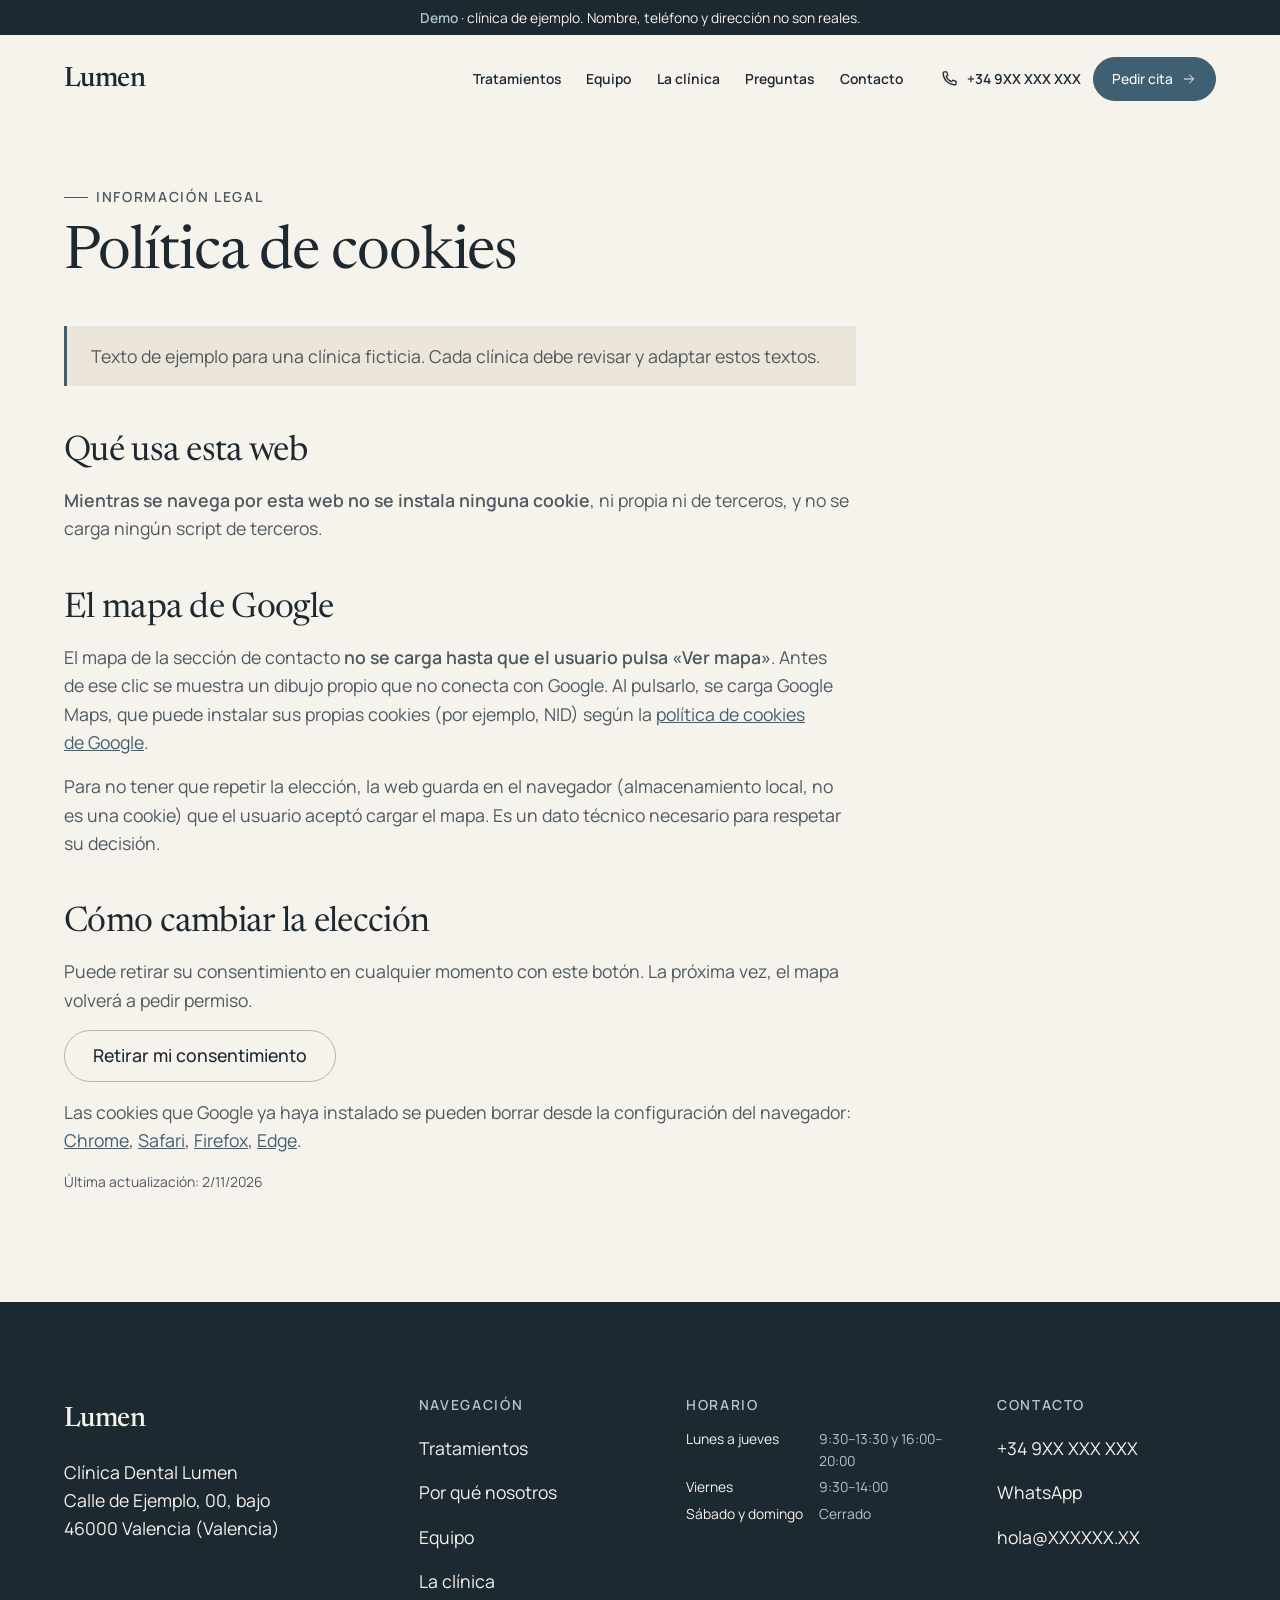
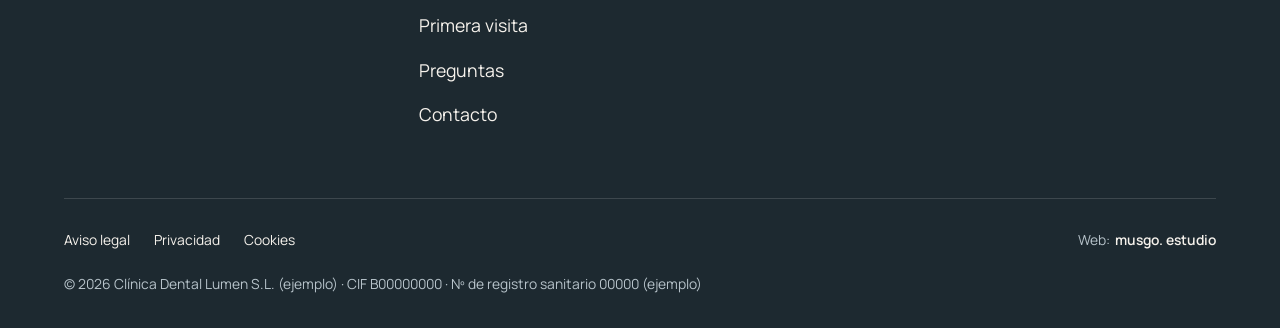
<file: cookies.html>
<!DOCTYPE html>
<html lang="es-ES" data-tema="calma" data-momento="sutil">
<head>
<meta charset="utf-8">
<meta name="viewport" content="width=device-width, initial-scale=1">
<script>document.documentElement.classList.add("js")</script>
<title>Política de cookies · Clínica Dental Lumen</title>
<meta name="description" content="Política de cookies · Clínica Dental Lumen">
<meta name="robots" content="noindex, nofollow">
<link rel="canonical" href="https://clinica-lumen-demo.pages.dev/cookies.html">
<meta name="theme-color" content="#F6F2EC">
<meta property="og:type" content="website">
<meta property="og:locale" content="es_ES">
<meta property="og:site_name" content="Clínica Dental Lumen">
<meta property="og:title" content="Política de cookies · Clínica Dental Lumen">
<meta property="og:description" content="Política de cookies · Clínica Dental Lumen">
<meta property="og:url" content="https://clinica-lumen-demo.pages.dev/cookies.html">
<meta property="og:image" content="https://clinica-lumen-demo.pages.dev/assets/img/compartilhar.jpg">
<meta property="og:image:secure_url" content="https://clinica-lumen-demo.pages.dev/assets/img/compartilhar.jpg">
<meta property="og:image:type" content="image/jpeg">
<meta property="og:image:width" content="1200">
<meta property="og:image:height" content="630">
<meta property="og:image:alt" content="Paciente sonriendo, sentada en el sillón de la clínica">
<meta name="twitter:card" content="summary_large_image">
<link rel="icon" href="favicon.svg" type="image/svg+xml">
<link rel="preload" href="assets/fonts/newsreader-latin.woff2" as="font" type="font/woff2" crossorigin>
<link rel="preload" href="assets/fonts/manrope-latin.woff2" as="font" type="font/woff2" crossorigin>
<style>@font-face{font-family: "Newsreader";src: url("assets/fonts/newsreader-latin.woff2") format("woff2");font-weight: 300 600;font-style: normal;font-display: swap;unicode-range: U+0000-00FF,U+0131,U+0152-0153,U+02BB-02BC,U+02C6,U+02DA,U+02DC,U+0304,U+0308,U+0329,U+2000-206F,U+20AC,U+2122,U+2191,U+2193,U+2212,U+2215,U+FEFF,U+FFFD}@font-face{font-family: "Newsreader";src: url("assets/fonts/newsreader-italic-latin.woff2") format("woff2");font-weight: 300 600;font-style: italic;font-display: swap;unicode-range: U+0000-00FF,U+0131,U+0152-0153,U+02BB-02BC,U+02C6,U+02DA,U+02DC,U+0304,U+0308,U+0329,U+2000-206F,U+20AC,U+2122,U+2191,U+2193,U+2212,U+2215,U+FEFF,U+FFFD}@font-face{font-family: "Manrope";src: url("assets/fonts/manrope-latin.woff2") format("woff2");font-weight: 200 800;font-style: normal;font-display: swap;unicode-range: U+0000-00FF,U+0131,U+0152-0153,U+02BB-02BC,U+02C6,U+02DA,U+02DC,U+0304,U+0308,U+0329,U+2000-206F,U+20AC,U+2122,U+2191,U+2193,U+2212,U+2215,U+FEFF,U+FFFD}@font-face{font-family: "Cormorant Garamond";src: url("assets/fonts/cormorant-latin.woff2") format("woff2");font-weight: 300 700;font-style: normal;font-display: swap;unicode-range: U+0000-00FF,U+0131,U+0152-0153,U+02BB-02BC,U+02C6,U+02DA,U+02DC,U+0304,U+0308,U+0329,U+2000-206F,U+20AC,U+2122,U+2191,U+2193,U+2212,U+2215,U+FEFF,U+FFFD}@font-face{font-family: "Cormorant Garamond";src: url("assets/fonts/cormorant-italic-latin.woff2") format("woff2");font-weight: 300 700;font-style: italic;font-display: swap;unicode-range: U+0000-00FF,U+0131,U+0152-0153,U+02BB-02BC,U+02C6,U+02DA,U+02DC,U+0304,U+0308,U+0329,U+2000-206F,U+20AC,U+2122,U+2191,U+2193,U+2212,U+2215,U+FEFF,U+FFFD}@font-face{font-family: "Inter Tight";src: url("assets/fonts/inter-tight-latin.woff2") format("woff2");font-weight: 100 900;font-style: normal;font-display: swap;unicode-range: U+0000-00FF,U+0131,U+0152-0153,U+02BB-02BC,U+02C6,U+02DA,U+02DC,U+0304,U+0308,U+0329,U+2000-206F,U+20AC,U+2122,U+2191,U+2193,U+2212,U+2215,U+FEFF,U+FFFD}@font-face{font-family: "Fraunces";src: url("assets/fonts/fraunces-latin.woff2") format("woff2");font-weight: 400 700;font-style: normal;font-display: swap;unicode-range: U+0000-00FF,U+0131,U+0152-0153,U+02BB-02BC,U+02C6,U+02DA,U+02DC,U+0304,U+0308,U+0329,U+2000-206F,U+20AC,U+2122,U+2191,U+2193,U+2212,U+2215,U+FEFF,U+FFFD}@font-face{font-family: "Fraunces";src: url("assets/fonts/fraunces-italic-latin.woff2") format("woff2");font-weight: 400 700;font-style: italic;font-display: swap;unicode-range: U+0000-00FF,U+0131,U+0152-0153,U+02BB-02BC,U+02C6,U+02DA,U+02DC,U+0304,U+0308,U+0329,U+2000-206F,U+20AC,U+2122,U+2191,U+2193,U+2212,U+2215,U+FEFF,U+FFFD}@font-face{font-family: "Nunito Sans";src: url("assets/fonts/nunito-sans-latin.woff2") format("woff2");font-weight: 200 1000;font-style: normal;font-display: swap;unicode-range: U+0000-00FF,U+0131,U+0152-0153,U+02BB-02BC,U+02C6,U+02DA,U+02DC,U+0304,U+0308,U+0329,U+2000-206F,U+20AC,U+2122,U+2191,U+2193,U+2212,U+2215,U+FEFF,U+FFFD}@font-face{font-family: "Newsreader Fallback";src: local("Georgia");size-adjust: 97.7%;ascent-override: 75.2%;descent-override: 27.1%;line-gap-override: 0%}@font-face{font-family: "Cormorant Fallback";src: local("Georgia");size-adjust: 87.5%;ascent-override: 105.6%;descent-override: 32.8%;line-gap-override: 0%}@font-face{font-family: "Fraunces Fallback";src: local("Georgia");size-adjust: 104.2%;ascent-override: 93.9%;descent-override: 24.5%;line-gap-override: 0%}@font-face{font-family: "Manrope Fallback";src: local("Arial"),local("ArialMT"),local("Helvetica");size-adjust: 98.6%;ascent-override: 108.1%;descent-override: 30.4%;line-gap-override: 0%}@font-face{font-family: "Inter Tight Fallback";src: local("Arial"),local("ArialMT"),local("Helvetica");size-adjust: 95.8%;ascent-override: 101.1%;descent-override: 25.2%;line-gap-override: 0%}@font-face{font-family: "Nunito Sans Fallback";src: local("Arial"),local("ArialMT"),local("Helvetica");size-adjust: 97.2%;ascent-override: 104%;descent-override: 36.3%;line-gap-override: 0%}:root{--step--1: clamp(0.8125rem,0.7917rem + 0.0926vw,0.875rem);--step-0: clamp(1rem,0.9583rem + 0.1852vw,1.125rem);--step-1: clamp(1.1875rem,1.125rem + 0.2778vw,1.375rem);--step-2: clamp(1.4375rem,1.3333rem + 0.463vw,1.75rem);--step-3: clamp(1.75rem,1.5833rem + 0.7407vw,2.25rem);--step-4: clamp(2.125rem,1.8333rem + 1.2963vw,3rem);--step-5: clamp(2.5rem,2rem + 2.2222vw,4rem);--step-6: clamp(2.875rem,1.9583rem + 4.0741vw,5.625rem);--lh-texto: 1.6;--medida: 62ch;--s-0: 4px;--s-1: 8px;--s-2: 16px;--s-3: 24px;--s-4: 32px;--s-5: 48px;--s-6: 64px;--s-7: 96px;--s-8: 128px;--s-9: 192px;--margen: clamp(20px,5vw,64px);--gutter: clamp(16px,2vw,24px);--seccion: clamp(72px,8.5vw,136px);--ancho: 1320px;--e-out: cubic-bezier(0.22,1,0.36,1);--e-in-out: cubic-bezier(0.65,0,0.35,1);--t-rapido: 160ms;--t-medio: 320ms;--t-lento: 640ms;--revelar-y: 24px}:root,[data-tema="calma"]{--c-fondo: #F6F2EC;--c-superficie: #FDFBF7;--c-alterno: #ECE5D9;--c-texto: #1D2930;--c-suave: #4C5961;--c-acento: #3F5F73;--c-sobre-acento:#FDFBF7;--c-tinta: #3F5F73;--c-decor: #C9B79C;--c-oscuro: #1D2930;--c-sobre-oscuro:#F6F2EC;--c-suave-oscuro:#B7C3CA;--c-tinta-oscuro:#A9C2D2;--c-linea: rgb(29 41 48 / 0.14);--c-linea-fuerte: rgb(29 41 48 / 0.30);--c-foco: #3F5F73;--c-seleccion: #D9E3EA;--f-titulo: "Newsreader","Newsreader Fallback",Georgia,serif;--f-texto: "Manrope","Manrope Fallback",Arial,sans-serif;--escala-titulos: 1;--peso-titulo: 400;--peso-titulo-fuerte: 500;--tr-titulo: -0.02em;--lh-titulo: 1.04;--enfasis-estilo: italic;--peso-texto-fuerte: 600;--r-s: 10px;--r-m: 18px;--r-l: 28px;--r-foto: 28px;--btn-radio: 999px;--btn-alto: 52px;--btn-pad: 0 28px;--btn-peso: 500;--btn-mayus: none;--btn-tracking: 0;--btn-talla: var(--step-0);--btn-borde: 1px;--btn-sombra: none;--detalle-linea: 1px;--heroi-dur: 1.15s;--heroi-ease: cubic-bezier(0.25,0.8,0.25,1);--heroi-paso: 65ms;--heroi-foto-dur: 2.2s;--heroi-foto-de: scale(1.05);--brilho: color-mix(in srgb,var(--c-tinta) 42%,#FFFFFF);--sonrisa-traco: 0.05em;--sombra-tarjeta: 0 1px 2px rgb(29 41 48 / 0.04),0 12px 32px -12px rgb(29 41 48 / 0.12)}[data-tema="premium"]{--c-fondo: #121617;--c-superficie: #1A2021;--c-alterno: #0F2420;--c-texto: #EEE9DF;--c-suave: #A8B0A9;--c-acento: #C8A96A;--c-sobre-acento:#121617;--c-tinta: #D2B67C;--c-decor: #6E5A33;--c-oscuro: #0A0D0D;--c-sobre-oscuro:#EEE9DF;--c-suave-oscuro:#A8B0A9;--c-tinta-oscuro:#D2B67C;--c-linea: rgb(238 233 223 / 0.12);--c-linea-fuerte: rgb(238 233 223 / 0.28);--c-foco: #D2B67C;--c-seleccion: #3A3220;--f-titulo: "Cormorant Garamond","Cormorant Fallback",Georgia,serif;--f-texto: "Inter Tight","Inter Tight Fallback",Arial,sans-serif;--escala-titulos: 1.14;--peso-titulo: 500;--peso-titulo-fuerte: 600;--tr-titulo: -0.01em;--lh-titulo: 1;--enfasis-estilo: italic;--peso-texto-fuerte: 500;--r-s: 0px;--r-m: 2px;--r-l: 2px;--r-foto: 0px;--btn-radio: 0px;--btn-alto: 54px;--btn-pad: 0 32px;--btn-peso: 500;--btn-mayus: uppercase;--btn-tracking: 0.16em;--btn-talla: var(--step--1);--btn-borde: 1px;--btn-sombra: none;--detalle-linea: 1px;--sombra-tarjeta: none;--heroi-dur: 1.1s;--heroi-ease: cubic-bezier(0.16,1,0.3,1);--heroi-paso: 55ms;--heroi-foto-dur: 2.8s;--heroi-foto-de: scale(1.14);--brilho: #FFF4D6;--sonrisa-traco: 0.035em;color-scheme: dark}[data-tema="cercana"]{--c-fondo: #FBF4EA;--c-superficie: #FFFCF7;--c-alterno: #F4E4D0;--c-texto: #3B2A21;--c-suave: #6A5045;--c-acento: #A84E2B;--c-sobre-acento:#FFFCF7;--c-tinta: #9A4524;--c-decor: #E3A867;--c-oscuro: #3B2A21;--c-sobre-oscuro:#FBF4EA;--c-suave-oscuro:#D9C3B4;--c-tinta-oscuro:#F0A989;--c-linea: rgb(59 42 33 / 0.14);--c-linea-fuerte: rgb(59 42 33 / 0.30);--c-foco: #9A4524;--c-seleccion: #F6D3BC;--f-titulo: "Fraunces","Fraunces Fallback",Georgia,serif;--f-texto: "Nunito Sans","Nunito Sans Fallback",Arial,sans-serif;--escala-titulos: 0.96;--peso-titulo: 600;--peso-titulo-fuerte: 700;--tr-titulo: -0.025em;--lh-titulo: 1.06;--enfasis-estilo: italic;--peso-texto-fuerte: 700;--r-s: 12px;--r-m: 22px;--r-l: 36px;--r-foto: 36px;--btn-radio: 16px;--btn-alto: 54px;--btn-pad: 0 28px;--btn-peso: 700;--btn-mayus: none;--btn-tracking: 0;--btn-talla: var(--step-0);--btn-borde: 2px;--btn-sombra: 0 3px 0 rgb(59 42 33 / 0.22);--detalle-linea: 2px;--heroi-dur: 0.75s;--heroi-ease: cubic-bezier(0.34,1.56,0.64,1);--heroi-paso: 40ms;--heroi-foto-dur: 1.1s;--heroi-foto-de: scale(0.9) rotate(-3deg);--brilho: color-mix(in srgb,var(--c-tinta) 42%,#FFFFFF);--sonrisa-traco: 0.07em;--sombra-tarjeta: 0 2px 0 rgb(59 42 33 / 0.06),0 18px 40px -20px rgb(120 60 30 / 0.25)}@media (prefers-reduced-motion: reduce){:root{--t-rapido: 0ms;--t-medio: 0ms;--t-lento: 0ms;--revelar-y: 0px}}*,*::before,*::after{box-sizing: border-box}*{margin: 0}html{-webkit-text-size-adjust: 100%;text-size-adjust: 100%}body{min-height: 100vh;background: var(--c-fondo);color: var(--c-texto);font-family: var(--f-texto);font-size: var(--step-0);line-height: var(--lh-texto);-webkit-font-smoothing: antialiased;-moz-osx-font-smoothing: grayscale}img,svg,video{display: block;max-width: 100%;height: auto}[hidden]{display: none !important}button,input,textarea,select{font: inherit;color: inherit}button{cursor: pointer;background: none;border: 0;padding: 0}a{color: inherit}ul[role="list"],ol[role="list"]{list-style: none;padding: 0}h1,h2,h3,h4{font-family: var(--f-titulo);font-weight: var(--peso-titulo);line-height: var(--lh-titulo);letter-spacing: var(--tr-titulo);text-wrap: balance}p{text-wrap: pretty}strong,b{font-weight: var(--peso-texto-fuerte)}::selection{background: var(--c-seleccion);color: var(--c-texto)}:focus-visible{outline: 2px solid var(--c-foco);outline-offset: 3px;border-radius: 2px}.sr-only{position: absolute !important;width: 1px;height: 1px;padding: 0;margin: -1px;overflow: hidden;clip: rect(0 0 0 0);white-space: nowrap;border: 0}.salto-contenido{position: absolute;left: var(--s-2);top: -100px;z-index: 100;padding: var(--s-1) var(--s-2);background: var(--c-oscuro);color: var(--c-sobre-oscuro);border-radius: var(--r-s)}.salto-contenido:focus{top: var(--s-2)}.contenedor{width: 100%;max-width: var(--ancho);margin-inline: auto;padding-inline: var(--margen)}.reticula{display: grid;grid-template-columns: repeat(4,minmax(0,1fr));column-gap: var(--gutter)}@media (min-width: 900px){.reticula{grid-template-columns: repeat(12,minmax(0,1fr))}}.seccion{padding-block: var(--seccion)}.seccion--alterna{background: var(--c-alterno)}.seccion--oscura{background: var(--c-oscuro);color: var(--c-sobre-oscuro);--c-texto: var(--c-sobre-oscuro);--c-suave: var(--c-suave-oscuro);--c-tinta: var(--c-tinta-oscuro);--c-foco: var(--c-tinta-oscuro);--c-linea: rgb(255 255 255 / 0.14);--c-linea-fuerte: rgb(255 255 255 / 0.32)}.t-display{font-size: calc(var(--step-6) * var(--escala-titulos));line-height: calc(var(--lh-titulo) - 0.04);letter-spacing: calc(var(--tr-titulo) - 0.01em)}.t-h1{font-size: calc(var(--step-5) * var(--escala-titulos))}.t-h2{font-size: calc(var(--step-4) * var(--escala-titulos))}.t-h3{font-size: calc(var(--step-3) * var(--escala-titulos));line-height: 1.12}.t-h4{font-size: calc(var(--step-2) * var(--escala-titulos));line-height: 1.2;letter-spacing: -0.01em}.t-display,.t-h1,.t-h2,.t-h3,.t-h4{font-family: var(--f-titulo);font-weight: var(--peso-titulo)}.t-lead{font-size: var(--step-1);line-height: 1.5;max-width: 40ch;color: var(--c-suave)}.t-texto{font-size: var(--step-0);max-width: var(--medida)}.t-nota{font-size: var(--step--1);color: var(--c-suave)}.t-suave{color: var(--c-suave)}.t-display em,.t-h1 em,.t-h2 em,.t-h3 em{font-style: var(--enfasis-estilo);color: var(--c-tinta)}.rotulo{display: inline-flex;align-items: center;gap: var(--s-1);font-family: var(--f-texto);font-size: var(--step--1);font-weight: var(--peso-texto-fuerte);letter-spacing: 0.12em;text-transform: uppercase;line-height: 1.4;color: var(--c-tinta)}.rotulo::before{content: "";width: 24px;height: var(--detalle-linea);background: currentColor}.btn{--btn-fondo: transparent;--btn-color: var(--c-texto);--btn-linea: var(--c-linea-fuerte);position: relative;display: inline-flex;align-items: center;justify-content: center;gap: var(--s-1);min-height: var(--btn-alto);padding: var(--btn-pad);border: var(--btn-borde) solid var(--btn-linea);border-radius: var(--btn-radio);background: var(--btn-fondo);color: var(--btn-color);font-family: var(--f-texto);font-size: var(--btn-talla);font-weight: var(--btn-peso);letter-spacing: var(--btn-tracking);text-transform: var(--btn-mayus);text-decoration: none;line-height: 1;white-space: nowrap;box-shadow: var(--btn-sombra);transition: background-color var(--t-medio) var(--e-out),border-color var(--t-medio) var(--e-out),color var(--t-medio) var(--e-out),transform var(--t-rapido) var(--e-out),box-shadow var(--t-rapido) var(--e-out)}.btn svg{width: 1.15em;height: 1.15em;flex: none}.btn .btn__flecha{transition: transform var(--t-medio) var(--e-out)}.btn:hover .btn__flecha,.btn.is-hover .btn__flecha{transform: translateX(4px)}.btn:active,.btn.is-activo{transform: translateY(1px) scale(0.985);box-shadow: none}.btn--primario{--btn-fondo: var(--c-acento);--btn-color: var(--c-sobre-acento);--btn-linea: var(--c-acento)}.btn--primario:hover,.btn--primario.is-hover{--btn-fondo: color-mix(in srgb,var(--c-acento) 86%,var(--c-texto));--btn-linea: color-mix(in srgb,var(--c-acento) 86%,var(--c-texto))}.btn--secundario:hover,.btn--secundario.is-hover{--btn-fondo: var(--c-texto);--btn-color: var(--c-fondo);--btn-linea: var(--c-texto)}[data-tema="premium"] .btn--primario:hover,[data-tema="premium"] .btn--primario.is-hover{--btn-fondo: transparent;--btn-color: var(--c-tinta);--btn-linea: var(--c-acento)}.btn--bloque{width: 100%}.btn:disabled,.btn[aria-disabled="true"]{--btn-fondo: transparent;--btn-color: var(--c-suave);--btn-linea: var(--c-linea);box-shadow: none;cursor: not-allowed}.btn.is-foco{outline: 2px solid var(--c-foco);outline-offset: 3px}.enlace{color: var(--c-tinta);font-weight: var(--peso-texto-fuerte);text-decoration: underline;text-decoration-thickness: var(--detalle-linea);text-underline-offset: 0.25em;transition: text-underline-offset var(--t-medio) var(--e-out)}.enlace:hover{text-underline-offset: 0.4em}.tarjeta{display: flex;flex-direction: column;background: var(--c-superficie);border: var(--detalle-linea) solid var(--c-linea);border-radius: var(--r-l);box-shadow: var(--sombra-tarjeta);overflow: hidden}.tarjeta__cuerpo{display: grid;gap: var(--s-1);padding: var(--s-3)}.tarjeta__foto{aspect-ratio: 4 / 3;overflow: hidden}.tarjeta__foto img{width: 100%;height: 100%;object-fit: cover;transition: transform var(--t-lento) var(--e-out)}.tarjeta:hover .tarjeta__foto img{transform: scale(1.03)}[data-tema="premium"] .tarjeta{border-color: var(--c-linea-fuerte)}.foto{border-radius: var(--r-foto);overflow: hidden;background: var(--c-alterno)}.foto img{width: 100%;height: 100%;object-fit: cover}.etiqueta{display: inline-flex;align-items: center;min-height: 28px;padding: 0 12px;border: 1px solid var(--c-linea-fuerte);border-radius: var(--btn-radio);font-size: var(--step--1);font-weight: var(--peso-texto-fuerte);color: var(--c-suave)}.campo{display: grid;gap: var(--s-1)}.campo__etiqueta{font-size: var(--step--1);font-weight: var(--peso-texto-fuerte)}.campo__control{width: 100%;min-height: 52px;padding: 12px 16px;background: var(--c-superficie);border: 1px solid var(--c-linea-fuerte);border-radius: var(--r-s);transition: border-color var(--t-rapido) var(--e-out),box-shadow var(--t-rapido) var(--e-out)}.campo__control::placeholder{color: var(--c-suave);opacity: 1}.campo__control:hover{border-color: var(--c-suave)}.campo__control:focus-visible{outline: none;border-color: var(--c-foco);box-shadow: 0 0 0 3px color-mix(in srgb,var(--c-foco) 25%,transparent)}.campo__ayuda{font-size: var(--step--1);color: var(--c-suave)}.aviso-demo{position: relative;z-index: 60;background: var(--c-oscuro);color: var(--c-sobre-oscuro);font-size: var(--step--1);line-height: 1.4;text-align: center;padding: 8px var(--margen)}.aviso-demo strong{color: var(--c-tinta-oscuro)}.firma{display: inline-flex;align-items: baseline;gap: 0.35em;font-size: var(--step--1);color: var(--c-suave);text-decoration: none}.firma__marca{color: var(--c-texto);font-weight: var(--peso-texto-fuerte)}.firma:hover .firma__marca{text-decoration: underline;text-underline-offset: 0.25em}.icono{width: 24px;height: 24px;flex: none}.solo-js{display: none !important}.js .solo-js{display: revert !important}.js .sin-js{display: none !important}html{scroll-padding-top: 96px}html.lenis,html.lenis body{height: auto}.lenis.lenis-stopped{overflow: hidden}.sin-scroll{overflow: hidden}.seccion__cabecera{display: grid;gap: var(--s-3);max-width: 720px;margin-bottom: clamp(40px,6vw,80px)}.seccion__cabecera .t-lead{max-width: 52ch}.seccion__cabecera--centro{margin-inline: auto;text-align: center;justify-items: center}.cabecera{position: sticky;top: 0;z-index: 50;background: var(--c-fondo);transition: transform var(--t-lento) var(--e-out),box-shadow var(--t-medio) var(--e-out)}.cabecera.is-fija{box-shadow: 0 1px 0 var(--c-linea),0 10px 30px -20px rgb(0 0 0 / 0.25)}.cabecera.is-oculta{transform: translateY(-100%)}.cabecera__barra{display: flex;align-items: center;gap: var(--s-2);min-height: 72px}@media (min-width: 1024px){.cabecera__barra{min-height: 88px;gap: var(--s-4)}}.logo{margin-right: auto;display: inline-flex;align-items: center;min-height: 44px;font-family: var(--f-titulo);font-size: calc(var(--step-2) * var(--escala-titulos));font-weight: var(--peso-titulo-fuerte);letter-spacing: var(--tr-titulo);line-height: 1;text-decoration: none}.logo img{height: 40px;width: auto}[data-tema="premium"] .logo{letter-spacing: 0.02em}.nav{display: none}@media (min-width: 1024px){.nav{display: flex;gap: clamp(16px,2vw,32px)}}.nav a{position: relative;font-size: var(--step--1);font-weight: var(--peso-texto-fuerte);text-decoration: none;padding-block: 10px;color: var(--c-texto)}.nav a::after{content: "";position: absolute;left: 0;right: 0;bottom: 4px;height: var(--detalle-linea);background: var(--c-tinta);transform: scaleX(0);transform-origin: right;transition: transform var(--t-medio) var(--e-out)}.nav a:hover::after{transform: scaleX(1);transform-origin: left}[data-tema="premium"] .nav a{text-transform: uppercase;letter-spacing: 0.14em;font-size: 0.75rem}.cabecera__acciones{display: flex;align-items: center;gap: var(--s-1)}.cabecera__tel{display: inline-flex;align-items: center;justify-content: center;gap: 8px;width: 44px;height: 44px;border-radius: var(--btn-radio);border: 1px solid var(--c-linea-fuerte);text-decoration: none;font-size: var(--step--1);font-weight: var(--peso-texto-fuerte)}.cabecera__tel .icono{width: 20px;height: 20px}.cabecera__tel-numero{display: none}@media (min-width: 1200px){.cabecera__tel{width: auto;height: auto;border: 0;padding: 10px 4px}.cabecera__tel-numero{display: inline}}.btn--compacto{--btn-alto: 44px;--btn-pad: 0 18px;font-size: var(--step--1)}[data-tema="premium"] .btn--compacto{font-size: 0.6875rem}@media (max-width: 380px){.cabecera .btn--compacto{--btn-pad: 0 14px}}.menu-boton{display: inline-flex;align-items: center;justify-content: center;width: 44px;height: 44px;border-radius: var(--btn-radio);text-decoration: none;color: var(--c-texto)}@media (min-width: 1024px){.menu-boton{display: none}}.menu-boton .icono{transition: transform var(--t-medio) var(--e-out)}.menu-boton[aria-expanded="true"] .icono{transform: rotate(90deg)}.menu-movil{position: fixed;inset: 0;z-index: 45;padding: 104px var(--margen) var(--s-5);background: var(--c-fondo);overflow-y: auto;display: flex;flex-direction: column;gap: var(--s-5)}.menu-movil[hidden]{display: none}.menu-movil ul{display: grid;gap: var(--s-1)}.menu-movil ul a{display: block;padding-block: 8px;font-family: var(--f-titulo);font-size: calc(var(--step-4) * var(--escala-titulos));font-weight: var(--peso-titulo);letter-spacing: var(--tr-titulo);line-height: 1.1;text-decoration: none}.menu-movil__pie{margin-top: auto;display: grid;gap: var(--s-2)}@media (min-width: 1024px){.menu-movil{display: none !important}}.heroi{position: relative}.heroi__marco{display: grid;gap: var(--s-5);padding-block: var(--s-4) var(--s-5)}.heroi__texto{display: grid;gap: var(--s-3);align-content: center}.heroi h1{font-size: calc(var(--step-6) * var(--escala-titulos));line-height: calc(var(--lh-titulo) - 0.04);letter-spacing: calc(var(--tr-titulo) - 0.01em)}.heroi h1 em{font-style: var(--enfasis-estilo);color: var(--c-tinta)}.heroi .t-lead{max-width: 44ch}.heroi__acciones{display: flex;flex-wrap: wrap;gap: var(--s-2);margin-top: var(--s-1)}.heroi__media{overflow: hidden;background: var(--c-alterno)}.heroi__media img{width: 100%;height: 100%;object-fit: cover}.heroi__media picture{display: block;height: 100%}.palabra{display: inline-block;overflow: hidden;vertical-align: bottom;padding: 0 0.06em 0.1em 0;margin: 0 -0.06em -0.1em 0}.palabra>span{display: inline-block}.junto{white-space: nowrap}@media (prefers-reduced-motion: no-preference){.js .heroi .palabra>span{animation: palabra-sube var(--heroi-dur) var(--heroi-ease) both;animation-delay: calc(var(--atraso-heroi,0ms) + 60ms + var(--i) * var(--heroi-paso))}.js [data-heroi]{animation: heroi-entra var(--heroi-dur) var(--e-out) both;animation-delay: var(--atraso-heroi,0ms)}.js .heroi .t-lead[data-heroi]{animation-delay: calc(var(--atraso-heroi,0ms) + 320ms)}.js .heroi__acciones[data-heroi]{animation-delay: calc(var(--atraso-heroi,0ms) + 420ms)}.js .heroi__info[data-heroi]{animation-delay: calc(var(--atraso-heroi,0ms) + 540ms)}.js [data-heroi-media] img{animation: heroi-foto var(--heroi-foto-dur) var(--heroi-ease) backwards;animation-delay: var(--atraso-heroi,0ms)}[data-tema="cercana"].js [data-heroi-media]{animation: heroi-foto var(--heroi-foto-dur) var(--heroi-ease) both;animation-delay: var(--atraso-heroi,0ms)}[data-tema="cercana"].js [data-heroi-media] img{animation: none}}@keyframes palabra-sube{from{transform: translateY(105%)}}@keyframes heroi-entra{from{opacity: 0;transform: translateY(18px)}}@keyframes heroi-foto{from{transform: var(--heroi-foto-de)}}[data-momento="sutil"] .heroi h1{line-height: calc(var(--lh-titulo) + 0.1)}.heroi h1 em.destaque{position: relative;isolation: isolate;display: inline-block;vertical-align: bottom;padding-right: 0.1em;margin-right: -0.1em}.sonrisa{position: absolute;left: 4%;width: 92%;bottom: -0.1em;height: 0.15em;overflow: visible;pointer-events: none;z-index: -1;fill: none;stroke: var(--c-tinta);stroke-width: var(--sonrisa-traco);stroke-linecap: round;stroke-dasharray: 1;stroke-dashoffset: 0}[data-tema="premium"] .sonrisa{stroke: var(--c-acento)}[data-tema="cercana"] .sonrisa{stroke: var(--c-decor)}@media (prefers-reduced-motion: no-preference){.js .sonrisa path{stroke-dasharray: 1;animation: sonrisa-dibuja 0.9s var(--heroi-ease) both;animation-delay: calc(var(--atraso-heroi,0ms) + 900ms)}[data-tema="calma"].js .sonrisa path{animation-duration: 1.3s}[data-tema="premium"].js .sonrisa path{animation-duration: 1.2s}.js .heroi em.destaque .palabra>span{background-image: linear-gradient(105deg,var(--c-tinta) 0 38%,var(--brilho) 50%,var(--c-tinta) 62% 100%);background-size: 320% 100%;background-position: 100% 0;-webkit-background-clip: text;background-clip: text;padding-right: 0.14em;margin-right: -0.14em;animation: palabra-sube var(--heroi-dur) var(--heroi-ease) both,brilho 1.2s cubic-bezier(0.45,0,0.2,1) 1 none;animation-delay: calc(var(--atraso-heroi,0ms) + 60ms + var(--i) * var(--heroi-paso)),calc(var(--atraso-heroi,0ms) + 1.15s + var(--i) * 110ms)}[data-tema="cercana"].js .heroi em.destaque .palabra>span{animation-duration: var(--heroi-dur),0.9s}.js .is-abierto .estado-punto{animation: punto-pulso 1.6s var(--e-out) 0.6s 2}}.sonrisa path{stroke-dashoffset: 0}@keyframes sonrisa-dibuja{from{stroke-dashoffset: 1}to{stroke-dashoffset: 0}}@keyframes brilho{0%{color: transparent;-webkit-text-fill-color: transparent;background-position: 100% 0}100%{color: transparent;-webkit-text-fill-color: transparent;background-position: 0% 0}}@keyframes punto-pulso{0%{box-shadow: 0 0 0 0 rgb(46 139 87 / 0.45)}100%{box-shadow: 0 0 0 12px rgb(46 139 87 / 0)}}.abertura{display: none}@media (prefers-reduced-motion: no-preference){html.con-abertura .abertura{display: grid;place-items: center;position: fixed;inset: 0;z-index: 100;padding: var(--margen);background: var(--c-oscuro);color: var(--c-sobre-oscuro);animation: abertura-sobe 450ms cubic-bezier(0.7,0,0.25,1) var(--abertura-sobe,800ms) forwards;cursor: pointer}html.con-abertura .abertura.is-pulando{animation-duration: 280ms;animation-delay: 0ms}[data-tema="premium"].con-abertura .abertura{background: #0A0D0D;animation-duration: 550ms}[data-tema="cercana"].con-abertura .abertura{background: var(--c-acento);color: var(--c-sobre-acento);animation-timing-function: cubic-bezier(0.6,-0.25,0.3,1)}}@keyframes abertura-sobe{from{transform: none;border-radius: 0}to{transform: translateY(-112%);border-radius: 0 0 50% 50% / 0 0 22vh 22vh}}.abertura__marco{display: grid;justify-items: center;gap: var(--s-3);max-width: 16ch;text-align: center}.abertura__nombre{font-family: var(--f-titulo);font-weight: var(--peso-titulo);font-size: calc(var(--step-5) * var(--escala-titulos));line-height: 1.04;letter-spacing: var(--tr-titulo)}.abertura__palabra{display: inline-block;white-space: nowrap}.abertura__palabra>span{display: inline-block;animation: abertura-letra 520ms var(--heroi-ease) both;animation-delay: calc(var(--i) * 20ms)}.abertura__linea{display: block;width: 72px;height: 2px;border-radius: 2px;background: var(--c-tinta-oscuro);transform-origin: center;animation: abertura-linea 700ms var(--e-out) 200ms both}[data-tema="premium"] .abertura__linea{width: 140px;height: 1px;background: var(--c-acento)}[data-tema="cercana"] .abertura__linea{height: 4px;background: var(--c-decor)}@keyframes abertura-letra{from{opacity: 0;transform: translateY(0.4em)}}@keyframes abertura-linea{from{transform: scaleX(0)}}.heroi__info{display: grid;gap: 0}.info{display: flex;gap: var(--s-2);align-items: flex-start;padding-block: var(--s-3);border-top: 1px solid var(--c-linea)}.info__icono{display: inline-flex;align-items: center;justify-content: center;width: 40px;height: 40px;flex: none;border-radius: 50%;color: var(--c-tinta);border: 1px solid var(--c-linea-fuerte)}.info__icono .icono{width: 20px;height: 20px}.info__titulo{font-size: var(--step--1);font-weight: var(--peso-texto-fuerte);color: var(--c-suave);letter-spacing: 0.02em}.info__texto{font-weight: var(--peso-texto-fuerte);line-height: 1.4}.info__texto a{color: var(--c-tinta)}.estado-punto{display: inline-block;width: 8px;height: 8px;border-radius: 50%;margin-right: 8px;vertical-align: 0.1em;background: var(--c-linea-fuerte)}.is-abierto .estado-punto{background: #2E8B57;box-shadow: 0 0 0 4px rgb(46 139 87 / 0.18)}[data-tema="premium"] .is-abierto .estado-punto{background: #6FCF97;box-shadow: 0 0 0 4px rgb(111 207 151 / 0.18)}@media (min-width: 960px){.heroi__info{grid-template-columns: repeat(3,minmax(0,1fr));gap: var(--s-4)}}@media (min-width: 600px) and (max-width: 959px){.heroi__info{grid-template-columns: repeat(2,minmax(0,1fr));column-gap: var(--s-4)}.heroi__info .info:last-child:nth-child(odd){grid-column: 1 / -1}}[data-tema="calma"] .heroi__media{border-radius: var(--r-foto);aspect-ratio: 4 / 3}@media (min-width: 960px){[data-tema="calma"] .heroi__marco{grid-template-columns: minmax(0,1.08fr) minmax(0,1fr);gap: clamp(48px,6vw,112px);padding-block: var(--s-5) var(--s-6);align-items: center}[data-tema="calma"] .heroi__media{aspect-ratio: 4 / 5;max-height: 76vh}}[data-tema="calma"] .heroi__info{padding-bottom: var(--s-4)}[data-tema="premium"] .heroi{display: flex;flex-direction: column;justify-content: flex-end;min-height: min(92svh,920px);isolation: isolate}[data-tema="premium"] .heroi__media{position: absolute;inset: 0;z-index: -1;background: #0A0D0D}[data-tema="premium"] .heroi__media::after{content: "";position: absolute;inset: 0;background: linear-gradient(to top,rgb(10 13 13 / 0.96) 0%,rgb(10 13 13 / 0.82) 38%,rgb(10 13 13 / 0.35) 72%,rgb(10 13 13 / 0.15) 100%),linear-gradient(to right,rgb(10 13 13 / 0.94) 0%,rgb(10 13 13 / 0.9) calc((100vw - min(100vw,var(--ancho))) / 2 + var(--margen) + min(640px,62vw)),rgb(10 13 13 / 0.45) calc((100vw - min(100vw,var(--ancho))) / 2 + var(--margen) + min(640px,62vw) + 18vw),rgb(10 13 13 / 0.15) 100%)}[data-tema="premium"] .heroi__marco{padding-block: 30vh var(--s-5)}@media (min-width: 960px){[data-tema="premium"] .heroi--direita .heroi__texto{margin-left: auto}[data-tema="premium"] .heroi--direita .heroi__media::after{background: linear-gradient(to top,rgb(10 13 13 / 0.95) 0%,rgb(10 13 13 / 0.6) 20%,rgb(10 13 13 / 0.08) 45%,rgb(10 13 13 / 0) 100%),linear-gradient(to left,rgb(10 13 13 / 0.94) 0%,rgb(10 13 13 / 0.9) calc((100vw - min(100vw,var(--ancho))) / 2 + var(--margen) + min(640px,62vw)),rgb(10 13 13 / 0.45) calc((100vw - min(100vw,var(--ancho))) / 2 + var(--margen) + min(640px,62vw) + 18vw),rgb(10 13 13 / 0.15) 100%)}}@media (max-width: 959px){[data-tema="premium"] .heroi{min-height: 0}[data-tema="premium"] .heroi__media{bottom: auto;height: min(70svh,640px)}[data-tema="premium"] .heroi__media::after{background: linear-gradient(to bottom,rgb(18 22 23 / 0) 0%,rgb(18 22 23 / 0.15) 30%,rgb(18 22 23 / 0.88) 56%,rgb(18 22 23 / 0.97) 66%,#121617 80%)}[data-tema="premium"] .heroi__marco{padding-top: min(40svh,380px)}}[data-tema="premium"] .heroi__texto{max-width: min(640px,62vw)}[data-tema="premium"] .heroi .t-lead{color: #CFD3CC}[data-tema="premium"] .heroi .rotulo{color: #E8D9B5}[data-tema="premium"] .heroi .rotulo::before{background: var(--c-acento)}[data-tema="premium"] .heroi__texto{position: relative}[data-tema="premium"] .heroi__texto::before{content: "";position: absolute;z-index: -1;inset: -22% -18% -12% -18%;pointer-events: none;background: radial-gradient(closest-side,rgb(10 13 13 / 0.78) 0%,rgb(10 13 13 / 0.66) 55%,rgb(10 13 13 / 0) 100%)}[data-tema="premium"] .heroi__info{border-top: 1px solid var(--c-acento);margin-bottom: var(--s-4)}[data-tema="premium"] .info{border-top: 0}[data-tema="premium"] .info + .info{border-top: 1px solid var(--c-linea)}@media (min-width: 960px){[data-tema="premium"] .info + .info{border-top: 0;border-left: 1px solid var(--c-linea);padding-left: var(--s-4)}}[data-tema="premium"] .info__icono{border-color: rgb(200 169 106 / 0.5)}[data-tema="cercana"] .heroi__media{aspect-ratio: 1 / 1;border-radius: 46% 54% 42% 58% / 56% 44% 56% 44%}[data-tema="cercana"] .heroi__foto{position: relative;width: min(100%,520px);justify-self: center}[data-tema="cercana"] .heroi__foto::before{content: "";position: absolute;z-index: -1;width: 38%;aspect-ratio: 1;border-radius: 50%;right: -4%;top: -6%;background: var(--c-decor);opacity: 0.55}[data-tema="cercana"] .heroi__foto::after{content: "";position: absolute;z-index: -1;width: 22%;aspect-ratio: 1;border-radius: 50%;left: -3%;bottom: 4%;background: var(--c-alterno)}[data-tema="cercana"] .heroi{isolation: isolate;overflow-x: clip}@media (min-width: 960px){[data-tema="cercana"] .heroi__marco{grid-template-columns: minmax(0,1.1fr) minmax(0,1fr);gap: clamp(48px,6vw,96px);align-items: center;padding-block: var(--s-5) var(--s-6)}}[data-tema="cercana"] .heroi__info{gap: var(--s-2);padding-bottom: var(--s-5)}[data-tema="cercana"] .info{border: 0;padding: var(--s-2) var(--s-3);background: var(--c-superficie);border-radius: var(--r-m);box-shadow: var(--sombra-tarjeta)}[data-tema="cercana"] .info__icono{background: var(--c-alterno);border: 0}.trats{display: grid;gap: var(--gutter)}@media (min-width: 640px){.trats{grid-template-columns: repeat(2,minmax(0,1fr))}}@media (min-width: 1024px){.trats{grid-template-columns: repeat(3,minmax(0,1fr))}}.trat{position: relative;display: flex;flex-direction: column;gap: var(--s-1)}.trat__icono{display: inline-flex;align-items: center;justify-content: center;width: 56px;height: 56px;border-radius: 50%;color: var(--c-tinta);background: var(--c-alterno);margin-bottom: var(--s-2)}.trat__icono .icono{width: 28px;height: 28px}.trat__num{display: none}.trat__nombre{font-size: calc(var(--step-2) * var(--escala-titulos))}.trat__resumen{color: var(--c-suave)}.trat__pie{display: flex;flex-wrap: wrap;align-items: center;justify-content: space-between;gap: var(--s-2);margin-top: auto;padding-top: var(--s-2)}.trat__foto{display: none}.enlace-flecha{display: inline-flex;align-items: center;gap: 8px;min-height: 44px;font-weight: var(--peso-texto-fuerte);color: var(--c-tinta);text-decoration: none;cursor: pointer}.enlace-flecha .icono{width: 20px;height: 20px;transition: transform var(--t-medio) var(--e-out)}.enlace-flecha:hover .icono{transform: translateX(4px)}.enlace-flecha:hover span:first-child{text-decoration: underline;text-underline-offset: 0.3em}.trat__mas::before{content: "";position: absolute;inset: 0;z-index: 1}[data-tema="calma"] .trat{padding: var(--s-4);background: var(--c-superficie);border: 1px solid var(--c-linea);border-radius: var(--r-l);transition: transform var(--t-medio) var(--e-out),box-shadow var(--t-medio) var(--e-out)}[data-tema="calma"] .trat:hover{transform: translateY(-4px);box-shadow: var(--sombra-tarjeta)}[data-tema="premium"] .trats{grid-template-columns: 1fr;gap: 0;border-top: 1px solid var(--c-linea-fuerte)}[data-tema="premium"] .trat{display: grid;grid-template-columns: auto 1fr;column-gap: var(--s-3);row-gap: var(--s-1);padding-block: var(--s-4);border-bottom: 1px solid var(--c-linea-fuerte);transition: background-color var(--t-medio) var(--e-out)}[data-tema="premium"] .trat__icono{display: none}[data-tema="premium"] .trat__num{display: block;grid-row: span 3;font-family: var(--f-titulo);font-style: italic;font-size: var(--step-3);line-height: 1;color: var(--c-tinta)}[data-tema="premium"] .trat__nombre{font-size: calc(var(--step-3) * var(--escala-titulos))}[data-tema="premium"] .trat__pie{padding-top: 0;justify-content: flex-start;gap: var(--s-3)}@media (min-width: 900px){[data-tema="premium"] .trat{grid-template-columns: 96px minmax(0,1fr) minmax(0,1.2fr) auto;align-items: center;padding-block: var(--s-5)}[data-tema="premium"] .trat__num{grid-row: auto}[data-tema="premium"] .trat__pie{margin: 0}[data-tema="premium"] .trat:hover{background: var(--c-superficie)}}[data-tema="premium"] .enlace-flecha{text-transform: uppercase;letter-spacing: 0.14em;font-size: 0.75rem}[data-tema="cercana"] .trat{background: var(--c-superficie);border-radius: var(--r-l);overflow: hidden;box-shadow: var(--sombra-tarjeta);transition: transform var(--t-medio) var(--e-out)}[data-tema="cercana"] .trat:hover{transform: translateY(-6px) rotate(-0.4deg)}[data-tema="cercana"] .trat__foto{display: block;aspect-ratio: 16 / 10;overflow: hidden}[data-tema="cercana"] .trat__foto img{width: 100%;height: 100%;object-fit: cover;transition: transform var(--t-lento) var(--e-out)}[data-tema="cercana"] .trat:hover .trat__foto img{transform: scale(1.05)}[data-tema="cercana"] .trat__cuerpo{padding: 0 var(--s-4) var(--s-4);display: flex;flex-direction: column;gap: var(--s-1);flex: 1}[data-tema="cercana"] .trat__icono{margin-top: -28px;position: relative;background: var(--c-acento);color: var(--c-sobre-acento);box-shadow: 0 0 0 6px var(--c-superficie)}.trat__cuerpo{display: contents}[data-tema="cercana"] .trat__cuerpo{display: flex}.detalle{width: min(720px,calc(100vw - 32px));max-height: min(88vh,860px);margin: auto;padding: 0;border: 1px solid var(--c-linea-fuerte);border-radius: var(--r-l);background: var(--c-superficie);color: var(--c-texto);box-shadow: 0 40px 120px -30px rgb(0 0 0 / 0.5);overflow: auto;overscroll-behavior: contain}.detalle::backdrop{background: rgb(10 13 13 / 0.55);backdrop-filter: blur(4px)}.detalle:popover-open{animation: detalle-entra var(--t-lento) var(--e-out)}@keyframes detalle-entra{from{opacity: 0;transform: translateY(16px) scale(0.98)}}.detalle__foto{aspect-ratio: 16 / 8;overflow: hidden;background: var(--c-alterno)}.detalle__foto img{width: 100%;height: 100%;object-fit: cover}.detalle__cuerpo{display: grid;gap: var(--s-2);padding: var(--s-4) var(--s-4) var(--s-5)}@media (min-width: 640px){.detalle__cuerpo{padding: var(--s-5) var(--s-6) var(--s-6)}}.detalle__cuerpo .t-h2{margin-bottom: var(--s-1)}.detalle__acciones{display: flex;flex-wrap: wrap;gap: var(--s-2);margin-top: var(--s-2)}.detalle__cerrar{position: sticky;float: right;top: 12px;margin: 12px 12px -56px 0;z-index: 2;display: inline-flex;align-items: center;justify-content: center;width: 44px;height: 44px;border-radius: 50%;background: var(--c-superficie);color: var(--c-texto);box-shadow: 0 2px 12px rgb(0 0 0 / 0.2)}@supports not selector(:popover-open){.detalle{position: static;width: auto;box-shadow: none;margin-top: var(--s-2)}.detalle__cerrar,.trat__mas{display: none}}.porque{display: grid;gap: var(--s-6)}.porque__intro{display: grid;gap: var(--s-3);align-content: start}.porque__intro .t-texto{color: var(--c-suave);font-size: var(--step-1);line-height: 1.55}.difs{display: grid;gap: var(--s-4) var(--gutter)}@media (min-width: 640px){.difs{grid-template-columns: repeat(2,minmax(0,1fr))}}.dif{display: grid;gap: var(--s-1);align-content: start}.dif__icono{color: var(--c-tinta);margin-bottom: var(--s-1)}.dif__icono .icono{width: 32px;height: 32px}.dif__num{display: none}.dif p{color: var(--c-suave)}@media (min-width: 1024px){[data-tema="calma"] .porque{grid-template-columns: minmax(0,1fr) minmax(0,1.25fr);gap: clamp(48px,8vw,128px)}}[data-tema="calma"] .dif{padding-top: var(--s-3);border-top: 1px solid var(--c-linea-fuerte)}[data-tema="premium"] .seccion--porque{background: var(--c-alterno)}[data-tema="premium"] .porque__intro{max-width: 760px}[data-tema="premium"] .dif__icono{display: none}[data-tema="premium"] .dif__num{display: block;font-family: var(--f-titulo);font-style: italic;font-size: var(--step-4);line-height: 1;color: var(--c-tinta);margin-bottom: var(--s-2)}[data-tema="premium"] .dif{padding-top: var(--s-3);border-top: 1px solid rgb(200 169 106 / 0.45)}@media (min-width: 1024px){[data-tema="premium"] .difs{grid-template-columns: repeat(4,minmax(0,1fr));gap: var(--s-5)}}[data-tema="cercana"] .seccion--porque{background: var(--c-alterno)}@media (min-width: 1024px){[data-tema="cercana"] .porque{grid-template-columns: minmax(0,0.9fr) minmax(0,1.2fr);gap: var(--s-7);align-items: center}}[data-tema="cercana"] .dif{background: var(--c-superficie);border-radius: var(--r-m);padding: var(--s-4);box-shadow: var(--sombra-tarjeta)}[data-tema="cercana"] .dif__icono{display: inline-flex;width: 52px;height: 52px;border-radius: 16px;align-items: center;justify-content: center;background: var(--c-acento);color: var(--c-sobre-acento)}[data-tema="cercana"] .dif__icono .icono{width: 26px;height: 26px}@media (min-width: 640px){[data-tema="cercana"] .dif:nth-child(even){transform: translateY(var(--s-4))}}.equipo{display: grid;gap: var(--s-4) var(--gutter);grid-template-columns: repeat(2,minmax(0,1fr))}@media (min-width: 1024px){.equipo{grid-template-columns: repeat(auto-fit,minmax(220px,1fr));gap: var(--s-5) var(--gutter)}}@media (max-width: 639px){.persona__cargo{font-size: calc(var(--step-1) * var(--escala-titulos))}.persona p{font-size: var(--step--1)}}.persona{display: grid;gap: var(--s-1);align-content: start}.persona__foto{aspect-ratio: 4 / 5;overflow: hidden;border-radius: var(--r-foto);background: var(--c-alterno);margin-bottom: var(--s-2)}.persona__foto img{width: 100%;height: 100%;object-fit: cover;transition: transform var(--t-lento) var(--e-out),filter var(--t-lento) var(--e-out)}.persona:hover .persona__foto img{transform: scale(1.04)}.persona__nombre{font-weight: var(--peso-texto-fuerte);color: var(--c-tinta)}.persona__cargo{font-size: calc(var(--step-2) * var(--escala-titulos))}.persona p{color: var(--c-suave)}.persona__colegiado{font-size: var(--step--1)}.persona--sin-foto{padding: var(--s-4);border: 1px solid var(--c-linea-fuerte);border-radius: var(--r-l)}[data-tema="premium"] .persona__foto img{filter: grayscale(1) contrast(1.05) brightness(0.92)}[data-tema="premium"] .persona:hover .persona__foto img{filter: none}[data-tema="premium"] .persona__cargo{padding-top: var(--s-2);border-top: 1px solid var(--c-acento)}[data-tema="cercana"] .persona__foto{border-radius: 999px 999px var(--r-l) var(--r-l)}.galeria{display: grid;gap: var(--gutter);grid-auto-flow: column;grid-auto-columns: 82%;overflow-x: auto;scroll-snap-type: x mandatory;overscroll-behavior-x: contain;padding-bottom: var(--s-2);margin-inline: calc(var(--margen) * -1);padding-inline: var(--margen);scrollbar-width: thin}.galeria li{scroll-snap-align: center}.galeria__item{display: block;position: relative;height: 100%;overflow: hidden;border-radius: var(--r-foto);background: var(--c-alterno);aspect-ratio: 4 / 5}.galeria__item img{position: absolute;inset: 0;width: 100%;height: 100%;object-fit: cover;transition: transform var(--t-lento) var(--e-out)}.galeria__item:hover img{transform: scale(1.04)}.galeria__ampliar{position: absolute;right: 12px;bottom: 12px;display: inline-flex;align-items: center;justify-content: center;width: 40px;height: 40px;border-radius: 50%;background: rgb(255 255 255 / 0.9);color: #1B1B1B;opacity: 0;transform: scale(0.9);transition: opacity var(--t-medio) var(--e-out),transform var(--t-medio) var(--e-out)}.galeria__item:hover .galeria__ampliar,.galeria__item:focus-visible .galeria__ampliar{opacity: 1;transform: none}.galeria__ampliar .icono{width: 18px;height: 18px}@media (min-width: 760px){.galeria{overflow: visible;margin-inline: 0;padding-inline: 0;grid-auto-flow: row;grid-auto-columns: auto;grid-template-columns: repeat(6,minmax(0,1fr))}.galeria__item{aspect-ratio: auto;min-height: 260px}.galeria{grid-template-columns: repeat(12,minmax(0,1fr))}.galeria li{grid-column: span 6}.galeria__item{min-height: 300px}[data-tema="calma"] .galeria li:nth-child(1){grid-column: span 8;grid-row: span 2}[data-tema="calma"] .galeria li:nth-child(1) .galeria__item{min-height: 620px}[data-tema="calma"] .galeria li:nth-child(2),[data-tema="calma"] .galeria li:nth-child(3){grid-column: span 4}[data-tema="calma"] .galeria:has(li:nth-child(6)) li:nth-child(n+4){grid-column: span 4}[data-tema="calma"] .galeria:not(:has(li:nth-child(3))) li:nth-child(2){grid-row: span 2}[data-tema="premium"] .galeria li:nth-child(1){grid-column: 1 / -1}[data-tema="premium"] .galeria li:nth-child(1) .galeria__item{min-height: 0;aspect-ratio: 21 / 8}[data-tema="premium"] .galeria li:nth-child(n+2){grid-column: span 3}[data-tema="premium"] .galeria:not(:has(li:nth-child(5))) li:nth-child(n+2){grid-column: span 4}[data-tema="premium"] .galeria:not(:has(li:nth-child(4))) li:nth-child(n+2){grid-column: span 6}[data-tema="premium"] .galeria:not(:has(li:nth-child(3))) li:nth-child(2){grid-column: 1 / -1}[data-tema="premium"] .galeria:has(li:nth-child(6)) li:nth-child(n+2){grid-column: span 4}[data-tema="premium"] .galeria:has(li:nth-child(6)) li:nth-child(n+5){grid-column: span 6}[data-tema="cercana"] .galeria__item{min-height: 380px}[data-tema="cercana"] .galeria li:nth-child(even){margin-top: var(--s-6)}[data-tema="cercana"] .galeria li:last-child:nth-child(odd){grid-column: 1 / -1}[data-tema="cercana"] .galeria li:last-child:nth-child(odd) .galeria__item{min-height: 0;aspect-ratio: 21 / 8}}@media (min-width: 1024px){[data-tema="cercana"] .galeria li{grid-column: span 4;margin-top: 0}[data-tema="cercana"] .galeria li:nth-child(3n+2){margin-top: var(--s-6)}[data-tema="cercana"] .galeria li:last-child:nth-child(odd) .galeria__item{min-height: 380px;aspect-ratio: auto}[data-tema="cercana"] .galeria li:nth-child(3n+1):last-child{grid-column: 1 / -1;margin-top: 0}[data-tema="cercana"] .galeria li:nth-child(3n+1):last-child .galeria__item{min-height: 0;aspect-ratio: 21 / 8}[data-tema="cercana"] .galeria li:nth-child(3n+1):nth-last-child(2),[data-tema="cercana"] .galeria li:nth-child(3n+2):last-child{grid-column: span 6;margin-top: 0}[data-tema="cercana"] .galeria li:nth-child(3n+1):nth-last-child(2) .galeria__item,[data-tema="cercana"] .galeria li:nth-child(3n+2):last-child .galeria__item{min-height: 0;aspect-ratio: 16 / 8}}.visor{width: 100vw;height: 100dvh;max-width: none;max-height: none;margin: 0;padding: 0;border: 0;background: rgb(10 12 12 / 0.94);color: #fff}.visor::backdrop{background: transparent}.visor[open]{display: grid;grid-template-rows: auto 1fr auto}.visor__barra{display: flex;justify-content: space-between;align-items: center;padding: 12px 16px;font-size: var(--step--1)}.visor__img{display: grid;place-items: center;padding: 0 16px;min-height: 0}.visor__img img{max-width: 100%;max-height: 100%;object-fit: contain;border-radius: 4px}.visor__nav{display: flex;justify-content: center;gap: 12px;padding: 16px}.visor button{display: inline-flex;align-items: center;justify-content: center;width: 48px;height: 48px;border-radius: 50%;border: 1px solid rgb(255 255 255 / 0.35);color: #fff}.visor button:hover{background: rgb(255 255 255 / 0.12)}.visor__ant .icono{transform: scaleX(-1)}.pasos{display: grid;gap: var(--s-5);counter-reset: paso}@media (min-width: 760px){.pasos{grid-template-columns: repeat(3,minmax(0,1fr));gap: var(--s-4)}}.paso{display: grid;gap: var(--s-1);align-content: start;position: relative}.paso__num{display: inline-flex;align-items: center;justify-content: center;width: 56px;height: 56px;border-radius: 50%;font-family: var(--f-titulo);font-size: var(--step-2);line-height: 1;border: 1px solid var(--c-linea-fuerte);color: var(--c-tinta);background: var(--c-fondo);margin-bottom: var(--s-2);position: relative;z-index: 1}.paso p{color: var(--c-suave);max-width: 34ch}@media (min-width: 760px){[data-tema="calma"] .paso:not(:last-child)::after{content: "";position: absolute;top: 28px;left: 72px;right: calc(var(--s-4) * -1 + 16px);height: 1px;background: var(--c-linea-fuerte)}}[data-tema="premium"] .paso{padding-top: var(--s-3);border-top: 1px solid var(--c-acento)}[data-tema="premium"] .paso__num{width: auto;height: auto;border: 0;border-radius: 0;background: none;font-style: italic;font-size: var(--step-5);justify-content: flex-start}[data-tema="cercana"] .seccion--pasos .contenedor{background: var(--c-alterno);border-radius: var(--r-l);padding-block: var(--s-6)}@media (min-width: 900px){[data-tema="cercana"] .seccion--pasos .contenedor{padding-inline: var(--s-6)}}[data-tema="cercana"] .paso__num{border: 0;background: var(--c-acento);color: var(--c-sobre-acento);border-radius: 46% 54% 42% 58% / 56% 44% 56% 44%;font-weight: 700}.opiniones{display: grid;gap: var(--gutter)}@media (min-width: 760px){.opiniones{grid-template-columns: repeat(auto-fit,minmax(300px,1fr))}}.opinion{display: grid;gap: var(--s-2);align-content: start;padding: var(--s-4);background: var(--c-superficie);border: 1px solid var(--c-linea);border-radius: var(--r-l)}.opinion__estrellas{display: flex;gap: 2px;color: var(--c-tinta)}.opinion__estrellas .icono{width: 18px;height: 18px}.opinion blockquote p{font-family: var(--f-titulo);font-size: calc(var(--step-1) * var(--escala-titulos));line-height: 1.4}.opinion figcaption{font-size: var(--step--1);color: var(--c-suave)}.opiniones__pie{margin-top: var(--s-4)}.faq{display: grid;gap: var(--s-5)}@media (min-width: 1024px){.faq{grid-template-columns: minmax(0,0.8fr) minmax(0,1.4fr);gap: var(--s-7)}}.faq .seccion__cabecera{margin-bottom: 0;align-content: start}.preguntas{border-top: 1px solid var(--c-linea-fuerte)}.pregunta{border-bottom: 1px solid var(--c-linea-fuerte)}.pregunta summary{display: flex;justify-content: space-between;align-items: center;gap: var(--s-3);padding-block: var(--s-3);min-height: 64px;cursor: pointer;list-style: none;font-family: var(--f-titulo);font-size: calc(var(--step-2) * var(--escala-titulos));line-height: 1.25;letter-spacing: var(--tr-titulo);font-weight: var(--peso-titulo)}.pregunta summary::-webkit-details-marker{display: none}.pregunta__icono{display: inline-flex;align-items: center;justify-content: center;flex: none;width: 40px;height: 40px;border-radius: 50%;border: 1px solid var(--c-linea-fuerte);color: var(--c-tinta);transition: transform var(--t-medio) var(--e-out),background-color var(--t-medio) var(--e-out)}.pregunta__icono .icono{width: 18px;height: 18px}.pregunta[open] .pregunta__icono{transform: rotate(45deg);background: var(--c-alterno)}.pregunta__respuesta{padding-bottom: var(--s-4);max-width: 64ch;color: var(--c-suave)}@supports (interpolate-size: allow-keywords){.preguntas{interpolate-size: allow-keywords}.pregunta::details-content{height: 0;overflow: clip;transition: height var(--t-medio) var(--e-out),content-visibility var(--t-medio) allow-discrete}.pregunta[open]::details-content{height: auto}}[data-tema="cercana"] .preguntas{border: 0;display: grid;gap: var(--s-2)}[data-tema="cercana"] .pregunta{border: 0;background: var(--c-superficie);border-radius: var(--r-m);padding-inline: var(--s-3);box-shadow: var(--sombra-tarjeta)}.seccion--contacto{background: var(--c-alterno)}[data-tema="premium"] .seccion--contacto{background: var(--c-fondo);border-top: 1px solid var(--c-linea)}.contacto{display: grid;gap: var(--s-6)}@media (min-width: 1024px){.contacto{grid-template-columns: minmax(0,1fr) minmax(0,1fr);gap: var(--s-7)}}.contacto__info{display: grid;gap: var(--s-5);align-content: start}.contacto__info .seccion__cabecera{margin-bottom: 0}.contacto__botones{display: flex;flex-wrap: wrap;gap: var(--s-2)}.contacto__datos{display: grid;gap: var(--s-4)}@media (min-width: 640px){.contacto__datos{grid-template-columns: 1.3fr 1fr}}.dato__titulo{font-family: var(--f-texto);font-size: var(--step--1);font-weight: var(--peso-texto-fuerte);letter-spacing: 0.12em;text-transform: uppercase;color: var(--c-suave);margin-bottom: var(--s-1)}.horario{border-collapse: collapse;width: 100%;font-size: var(--step--1)}.horario th,.horario td{text-align: left;vertical-align: top;padding: 8px 0;border-bottom: 1px solid var(--c-linea)}.horario th{font-weight: var(--peso-texto-fuerte);padding-right: var(--s-2);white-space: nowrap}.horario td{color: var(--c-suave)}.horario .es-hoy th,.horario .es-hoy td{color: var(--c-tinta)}.horario .es-hoy th::after{content: " · hoy";font-weight: 400}.contacto address{font-style: normal}.contacto address a,.contacto__email a{color: var(--c-tinta)}.formulario{display: grid;gap: var(--s-3);align-content: start;padding: clamp(24px,4vw,48px);background: var(--c-superficie);border: 1px solid var(--c-linea);border-radius: var(--r-l);box-shadow: var(--sombra-tarjeta)}.formulario h3{font-size: calc(var(--step-3) * var(--escala-titulos));margin-bottom: var(--s-1)}.formulario fieldset{border: 0;padding: 0;margin: 0;display: grid;gap: var(--s-1)}.formulario legend{font-size: var(--step--1);font-weight: var(--peso-texto-fuerte);margin-bottom: var(--s-1);padding: 0}.opciones{display: flex;flex-wrap: wrap;gap: var(--s-1)}.opcion{position: relative}.opcion input{position: absolute;opacity: 0;inset: 0;margin: 0;cursor: pointer}.opcion span{display: inline-flex;align-items: center;min-height: 44px;padding: 0 18px;border: 1px solid var(--c-linea-fuerte);border-radius: var(--btn-radio);font-size: var(--step--1);font-weight: var(--peso-texto-fuerte);transition: background-color var(--t-rapido) var(--e-out),color var(--t-rapido) var(--e-out)}.opcion input:checked + span{background: var(--c-texto);color: var(--c-fondo);border-color: var(--c-texto)}.opcion input:focus-visible + span{outline: 2px solid var(--c-foco);outline-offset: 3px}select.campo__control{appearance: none;background-image: linear-gradient(45deg,transparent 50%,currentColor 50%),linear-gradient(135deg,currentColor 50%,transparent 50%);background-position: calc(100% - 22px) 50%,calc(100% - 16px) 50%;background-size: 6px 6px;background-repeat: no-repeat;padding-right: 44px}textarea.campo__control{min-height: 104px;resize: vertical}.formulario__nota{font-size: var(--step--1);color: var(--c-suave);display: flex;gap: 8px}.formulario__nota .icono{width: 18px;height: 18px;flex: none;margin-top: 2px}.formulario__error{color: var(--c-tinta);font-size: var(--step--1);font-weight: var(--peso-texto-fuerte)}.contacto__sinjs{display: grid;gap: var(--s-2);padding: var(--s-4);background: var(--c-superficie);border-radius: var(--r-l)}.mapa{--mapa-fondo: color-mix(in srgb,var(--c-alterno) 70%,var(--c-fondo));--mapa-calle: var(--c-superficie);--mapa-avenida: color-mix(in srgb,var(--c-decor) 55%,var(--c-superficie));--mapa-parque: color-mix(in srgb,#8DB38A 32%,var(--c-alterno));position: relative;overflow: hidden;margin-top: var(--s-6);height: clamp(420px,46vw,520px);border-radius: var(--r-l);border: 1px solid var(--c-linea);background: var(--mapa-fondo)}[data-tema="premium"] .mapa{--mapa-fondo: #161C1C;--mapa-calle: #222A2A;--mapa-avenida: #3A3324;--mapa-parque: #18261F}.mapa__dibujo{position: absolute;inset: 0;width: 100%;height: 100%}.mapa__pin{position: absolute;left: 50%;top: 42%;transform: translate(-50%,-100%);display: inline-flex;align-items: center;justify-content: center;width: 56px;height: 56px;border-radius: 50% 50% 50% 0;rotate: -45deg;background: var(--c-acento);color: var(--c-sobre-acento);box-shadow: 0 12px 24px -8px rgb(0 0 0 / 0.4)}.mapa__pin .icono{rotate: 45deg;width: 26px;height: 26px}.mapa__aviso{position: absolute;left: 16px;right: 16px;bottom: 16px;display: grid;gap: var(--s-2);padding: var(--s-3);background: var(--c-superficie);color: var(--c-texto);border-radius: var(--r-m);box-shadow: var(--sombra-tarjeta)}@media (min-width: 760px){.mapa__aviso{left: auto;right: 24px;bottom: 24px;width: 420px;padding: var(--s-4)}}.mapa__aviso p{font-size: var(--step--1);color: var(--c-suave)}.mapa__aviso strong{color: var(--c-texto);font-size: var(--step-0);display: block;margin-bottom: 4px}.mapa__acciones{display: flex;flex-wrap: wrap;gap: var(--s-2);align-items: center}.mapa iframe{position: absolute;inset: 0;width: 100%;height: 100%;border: 0}.mapa.is-cargado .mapa__aviso,.mapa.is-cargado .mapa__pin,.mapa.is-cargado .mapa__dibujo{display: none}.pie{padding-block: var(--s-7) var(--s-4)}.pie__reticula{display: grid;gap: var(--s-5)}@media (min-width: 760px){.pie__reticula{grid-template-columns: repeat(2,minmax(0,1fr))}}@media (min-width: 1100px){.pie__reticula{grid-template-columns: 1.4fr 1fr 1.2fr 1fr}}.pie .logo{color: var(--c-texto);margin-bottom: var(--s-2)}.pie__titulo{font-family: var(--f-texto);font-size: var(--step--1);font-weight: var(--peso-texto-fuerte);letter-spacing: 0.12em;text-transform: uppercase;color: var(--c-suave);margin-bottom: var(--s-2)}.pie ul{display: grid;gap: 4px}.pie a{text-decoration: none}.pie ul a,.pie address a{display: inline-block;padding-block: 6px}.pie a:hover{text-decoration: underline;text-underline-offset: 0.25em}.pie address{font-style: normal}.pie__horario{display: grid;grid-template-columns: auto 1fr;gap: 4px var(--s-2);font-size: var(--step--1)}.pie__horario dd{margin: 0;color: var(--c-suave)}.pie__redes{display: flex;flex-wrap: wrap;gap: var(--s-2);margin-top: var(--s-2)}.pie__legal{display: flex;flex-wrap: wrap;justify-content: space-between;align-items: center;gap: var(--s-2) var(--s-4);margin-top: var(--s-6);padding-top: var(--s-3);border-top: 1px solid var(--c-linea)}.pie__legal ul{display: flex;flex-wrap: wrap;gap: 4px var(--s-3)}.pie__legal ul a{font-size: var(--step--1)}.pie__datos{font-size: var(--step--1);color: var(--c-suave);flex-basis: 100%}.wa-flotante{position: fixed;right: 16px;bottom: calc(16px + env(safe-area-inset-bottom));z-index: 40;display: inline-flex;align-items: center;justify-content: center;width: 60px;height: 60px;border-radius: 50%;background: #1F7A4D;color: #fff;box-shadow: 0 12px 28px -8px rgb(0 0 0 / 0.45);transition: transform var(--t-medio) var(--e-out),opacity var(--t-medio) var(--e-out)}.wa-flotante .icono{width: 30px;height: 30px}.wa-flotante:hover{transform: scale(1.06)}.js .wa-flotante:not(.is-visible){opacity: 0;transform: translateY(16px) scale(0.9);pointer-events: none}@media (min-width: 1024px){.wa-flotante{right: 28px;bottom: 28px}}.cookies{position: fixed;left: 16px;right: 16px;bottom: 16px;z-index: 70;display: grid;gap: var(--s-2);max-width: 560px;padding: var(--s-4);background: var(--c-superficie);color: var(--c-texto);border: 1px solid var(--c-linea-fuerte);border-radius: var(--r-l);box-shadow: 0 30px 80px -20px rgb(0 0 0 / 0.45)}.cookies[hidden]{display: none}.cookies p{font-size: var(--step--1);color: var(--c-suave)}.cookies__acciones{display: flex;flex-wrap: wrap;gap: var(--s-1)}.legal{padding-block: var(--s-6) var(--seccion)}.legal__cuerpo{max-width: 72ch;display: grid;gap: var(--s-2)}.legal__cuerpo h1{font-size: calc(var(--step-5) * var(--escala-titulos));margin-bottom: var(--s-3)}.legal__cuerpo h2{font-size: calc(var(--step-3) * var(--escala-titulos));margin-top: var(--s-4)}.legal__cuerpo p,.legal__cuerpo li{color: var(--c-suave)}.legal__cuerpo ul{padding-left: 1.2em;display: grid;gap: 6px}.legal__cuerpo a{color: var(--c-tinta)}.legal__cuerpo table{border-collapse: collapse;width: 100%;font-size: var(--step--1)}.legal__cuerpo th,.legal__cuerpo td{text-align: left;padding: 10px 12px 10px 0;border-bottom: 1px solid var(--c-linea);vertical-align: top}.legal__aviso{padding: var(--s-2) var(--s-3);border-left: 3px solid var(--c-acento);background: var(--c-alterno);color: var(--c-texto)}.error404{min-height: 60vh;display: grid;align-content: center;gap: var(--s-3);padding-block: var(--seccion)}[data-tema="calma"] .rotulo.pendente::before{transform: scaleX(0);transform-origin: left}[data-tema="calma"] .rotulo.is-visto::before{transform: none;transition: transform 1.1s cubic-bezier(0.25,0.8,0.25,1) 0.1s}[data-tema="premium"] .dif,[data-tema="premium"] .paso{position: relative;border-top: 0}[data-tema="premium"] .dif::before,[data-tema="premium"] .paso::before{content: "";position: absolute;left: 0;right: 0;top: 0;height: 1px;background: var(--c-acento);transform-origin: left}[data-tema="premium"] .dif::before{background: rgb(200 169 106 / 0.45)}[data-tema="premium"] .pendente.dif::before,[data-tema="premium"] .pendente.paso::before{transform: scaleX(0)}[data-tema="premium"] .is-visto.dif::before,[data-tema="premium"] .is-visto.paso::before{transform: none;transition: transform 1.4s cubic-bezier(0.16,1,0.3,1)}[data-tema="premium"] .trat.pendente .trat__nombre,[data-tema="premium"] .trat.pendente .trat__resumen,[data-tema="premium"] .trat.pendente .trat__pie{opacity: 0;transform: translateY(14px)}[data-tema="premium"] .trat.is-visto .trat__nombre,[data-tema="premium"] .trat.is-visto .trat__resumen,[data-tema="premium"] .trat.is-visto .trat__pie{opacity: 1;transform: none;transition: opacity 0.9s cubic-bezier(0.16,1,0.3,1),transform 0.9s cubic-bezier(0.16,1,0.3,1)}[data-tema="premium"] .trat.is-visto .trat__nombre{transition-delay: 0.18s}[data-tema="premium"] .trat.is-visto .trat__resumen{transition-delay: 0.3s}[data-tema="premium"] .trat.is-visto .trat__pie{transition-delay: 0.42s}[data-tema="cercana"] .is-visto .trat__icono,[data-tema="cercana"] .is-visto .dif__icono,[data-tema="cercana"] .paso.is-visto .paso__num{animation: pulinho 0.65s cubic-bezier(0.34,1.56,0.64,1) 0.3s}@keyframes pulinho{0%{transform: none}40%{transform: translateY(-9px) rotate(-7deg)}100%{transform: none}}[data-tema="cercana"] .btn:active{transform: translateY(3px);box-shadow: none}@media (prefers-reduced-motion: reduce){.pendente,.pendente *,.pendente::before{transform: none !important;opacity: 1 !important}}.aviso-toque{position: fixed;z-index: 80;left: 16px;right: 16px;bottom: calc(92px + env(safe-area-inset-bottom));max-width: 440px;margin-inline: auto;display: flex;gap: var(--s-2);align-items: flex-start;padding: var(--s-2) var(--s-2) var(--s-2) var(--s-3);background: var(--c-oscuro);color: var(--c-sobre-oscuro);border-radius: var(--r-m);box-shadow: 0 24px 60px -20px rgb(0 0 0 / 0.55);font-size: var(--step--1);line-height: 1.5;opacity: 0;visibility: hidden;transform: translateY(12px);pointer-events: none;transition: opacity var(--t-medio) var(--e-out),transform var(--t-medio) var(--e-out),visibility 0s linear var(--t-medio)}.aviso-toque.is-visible{opacity: 1;visibility: visible;transform: none;pointer-events: auto;transition-delay: 0s}@media (min-width: 1024px){.aviso-toque{left: auto;right: 28px;bottom: 104px;width: 420px}}.aviso-toque__selo{flex: none;margin-top: 2px;padding: 2px 8px;border-radius: var(--btn-radio);border: 1px solid var(--c-tinta-oscuro);color: var(--c-tinta-oscuro);font-size: 0.6875rem;font-weight: var(--peso-texto-fuerte);letter-spacing: 0.12em;text-transform: uppercase}.aviso-toque__cuerpo{flex: 1;display: grid;gap: var(--s-1);padding-top: 1px}.aviso-toque__mensaje{margin: 0;padding-left: var(--s-2);border-left: 2px solid var(--c-tinta-oscuro);font-family: var(--f-titulo);font-style: italic;font-size: var(--step-0);line-height: 1.4;white-space: pre-wrap;max-height: 40vh;overflow: auto}.aviso-toque__cerrar{flex: none;display: inline-flex;align-items: center;justify-content: center;width: 32px;height: 32px;margin: -4px -4px 0 0;border-radius: 50%;color: var(--c-sobre-oscuro)}.aviso-toque__cerrar:hover{background: rgb(255 255 255 / 0.1)}.aviso-toque__cerrar .icono{width: 18px;height: 18px}[data-tema="premium"] .aviso-toque{background: var(--c-superficie);border: 1px solid rgb(200 169 106 / 0.5);border-radius: 0}[data-tema="cercana"] .aviso-toque{border-radius: var(--r-l)}</style>
<script id="datos-clinica" type="application/json">{"horario":{"semana":{"lunes":["09:30-13:30","16:00-20:00"],"martes":["09:30-13:30","16:00-20:00"],"miercoles":["09:30-13:30","16:00-20:00"],"jueves":["09:30-13:30","16:00-20:00"],"viernes":["09:30-14:00"],"sabado":[],"domingo":[]},"fechados":["2026-12-08","2026-12-25","2027-01-01","2027-01-06","2027-01-22","2027-03-19"],"especiais":{"2026-12-24":["09:30-14:00"],"2026-12-31":["09:30-14:00"]}},"whatsapp":"","demo":true,"clinica":"Clínica Dental Lumen","usted":false,"analitica":{"googleAnalytics":"","metaPixel":""}}</script>
<script src="assets/js/horario.js" defer></script>
<script src="assets/js/app.js" defer></script>
</head>
<body>
<a class="salto-contenido" href="#contenido">Saltar al contenido</a>
<div class="aviso-demo" role="note"><strong>Demo</strong> · clínica de ejemplo. Nombre, teléfono y dirección no son reales.</div>
<header class="cabecera" data-cabecera><div class="contenedor cabecera__barra">
<a class="logo" href="index.html" aria-label="Clínica Dental Lumen, inicio">Lumen</a>
<nav class="nav" aria-label="Principal"><a href="index.html#tratamientos">Tratamientos</a><a href="index.html#equipo">Equipo</a><a href="index.html#clinica">La clínica</a><a href="index.html#preguntas">Preguntas</a><a href="index.html#contacto">Contacto</a></nav>
<div class="cabecera__acciones">
<a class="cabecera__tel" href="#demo" data-demo="telefono" aria-label="Llamar al +34 9XX XXX XXX"><svg class="icono" viewBox="0 0 24 24" width="24" height="24" fill="none" stroke="currentColor" stroke-width="1.5" stroke-linecap="round" stroke-linejoin="round" aria-hidden="true" focusable="false"><path d="M6.6 3.5h2.6l1.4 4-1.9 1.3a10.5 10.5 0 0 0 6.5 6.5l1.3-1.9 4 1.4v2.6a1.6 1.6 0 0 1-1.7 1.6C11 18.5 5.5 13 4.9 5.2A1.6 1.6 0 0 1 6.6 3.5z"/></svg><span class="cabecera__tel-numero" aria-hidden="true">+34 9XX XXX XXX</span></a>
<a class="btn btn--primario btn--compacto" href="#demo" data-demo="whatsapp">Pedir cita<svg class="icono btn__flecha" viewBox="0 0 24 24" width="24" height="24" fill="none" stroke="currentColor" stroke-width="1.5" stroke-linecap="round" stroke-linejoin="round" aria-hidden="true" focusable="false"><path d="M5 12h13M13 6l6 6-6 6"/></svg></a>
<a class="menu-boton" href="#pie-nav" data-menu-boton aria-controls="menu-movil" aria-label="Menú"><svg class="icono" viewBox="0 0 24 24" width="24" height="24" fill="none" stroke="currentColor" stroke-width="1.5" stroke-linecap="round" stroke-linejoin="round" aria-hidden="true" focusable="false"><path d="M4 8h16M4 16h16"/></svg></a>
</div></div></header>
<div class="menu-movil" id="menu-movil" hidden><nav aria-label="Menú móvil"><ul role="list"><li><a href="index.html#tratamientos">Tratamientos</a></li><li><a href="index.html#por-que">Por qué nosotros</a></li><li><a href="index.html#equipo">Equipo</a></li><li><a href="index.html#clinica">La clínica</a></li><li><a href="index.html#primera-visita">Primera visita</a></li><li><a href="index.html#preguntas">Preguntas</a></li><li><a href="index.html#contacto">Contacto</a></li></ul></nav><div class="menu-movil__pie"><a class="btn btn--primario btn--bloque" href="#demo" data-demo="whatsapp">Pedir cita<svg class="icono btn__flecha" viewBox="0 0 24 24" width="24" height="24" fill="none" stroke="currentColor" stroke-width="1.5" stroke-linecap="round" stroke-linejoin="round" aria-hidden="true" focusable="false"><path d="M5 12h13M13 6l6 6-6 6"/></svg></a><a class="btn btn--secundario btn--bloque" href="#demo" data-demo="telefono"><svg class="icono" viewBox="0 0 24 24" width="24" height="24" fill="none" stroke="currentColor" stroke-width="1.5" stroke-linecap="round" stroke-linejoin="round" aria-hidden="true" focusable="false"><path d="M6.6 3.5h2.6l1.4 4-1.9 1.3a10.5 10.5 0 0 0 6.5 6.5l1.3-1.9 4 1.4v2.6a1.6 1.6 0 0 1-1.7 1.6C11 18.5 5.5 13 4.9 5.2A1.6 1.6 0 0 1 6.6 3.5z"/></svg>+34 9XX XXX XXX</a></div></div>
<main id="contenido" tabindex="-1">
<div class="contenedor legal"><article class="legal__cuerpo"><p class="rotulo">Información legal</p><h1>Política de cookies</h1><p class="legal__aviso">Texto de ejemplo para una clínica ficticia. Cada clínica debe revisar y adaptar estos textos.</p><h2>Qué usa esta web</h2><p><strong>Mientras se navega por esta web no se instala ninguna cookie</strong>, ni propia ni de terceros, y no se carga ningún script de terceros.</p><h2>El mapa de Google</h2><p>El mapa de la sección de contacto <strong>no se carga hasta que el usuario pulsa «Ver mapa»</strong>. Antes de ese clic se muestra un dibujo propio que no conecta con Google. Al pulsarlo, se carga Google Maps, que puede instalar sus propias cookies (por ejemplo, NID) según la <a href="https://policies.google.com/technologies/cookies?hl=es" target="_blank" rel="noopener">política de cookies de Google</a>.</p><p>Para no tener que repetir la elección, la web guarda en el navegador (almacenamiento local, no es una cookie) que el usuario aceptó cargar el mapa. Es un dato técnico necesario para respetar su decisión.</p><h2>Cómo cambiar la elección</h2><p>Puede retirar su consentimiento en cualquier momento con este botón. La próxima vez, el mapa volverá a pedir permiso.</p><p class="solo-js"><button class="btn btn--secundario" type="button" data-revocar>Retirar mi consentimiento</button> <span class="t-nota" data-revocar-ok hidden role="status">Hecho. Se ha borrado su elección.</span></p><p>Las cookies que Google ya haya instalado se pueden borrar desde la configuración del navegador: <a href="https://support.google.com/chrome/answer/95647?hl=es" target="_blank" rel="noopener">Chrome</a>, <a href="https://support.apple.com/es-es/guide/safari/sfri11471/mac" target="_blank" rel="noopener">Safari</a>, <a href="https://support.mozilla.org/es/kb/Borrar%20cookies" target="_blank" rel="noopener">Firefox</a>, <a href="https://support.microsoft.com/es-es/microsoft-edge" target="_blank" rel="noopener">Edge</a>.</p><p class="t-nota">Última actualización: 2/11/2026</p></article></div>
</main>
<footer class="pie seccion--oscura" id="pie"><div class="contenedor">
<div class="pie__reticula">
<div><p class="logo">Lumen</p><address>Clínica Dental Lumen<br>Calle de Ejemplo, 00, bajo<br>46000 Valencia (Valencia)</address></div>
<nav id="pie-nav" aria-labelledby="pie-nav-titulo"><h2 class="pie__titulo" id="pie-nav-titulo">Navegación</h2><ul role="list"><li><a href="index.html#tratamientos">Tratamientos</a></li><li><a href="index.html#por-que">Por qué nosotros</a></li><li><a href="index.html#equipo">Equipo</a></li><li><a href="index.html#clinica">La clínica</a></li><li><a href="index.html#primera-visita">Primera visita</a></li><li><a href="index.html#preguntas">Preguntas</a></li><li><a href="index.html#contacto">Contacto</a></li></ul></nav>
<div><h2 class="pie__titulo">Horario</h2><dl class="pie__horario"><dt>Lunes a jueves</dt><dd>9:30–13:30 y 16:00–20:00</dd><dt>Viernes</dt><dd>9:30–14:00</dd><dt>Sábado y domingo</dt><dd>Cerrado</dd></dl></div>
<div><h2 class="pie__titulo">Contacto</h2><ul role="list"><li><a href="#demo" data-demo="telefono">+34 9XX XXX XXX</a></li><li><a href="#demo" data-demo="whatsapp">WhatsApp</a></li><li><a href="#demo" data-demo="email">hola@XXXXXX.XX</a></li></ul></div>
</div>
<div class="pie__legal">
<ul role="list"><li><a href="aviso-legal.html">Aviso legal</a></li><li><a href="privacidad.html">Privacidad</a></li><li><a href="cookies.html">Cookies</a></li></ul>
<a class="firma" href="https://musgoestudio.com" target="_blank" rel="noopener">Web: <span class="firma__marca">musgo. estudio</span></a>
<p class="pie__datos">© 2026 Clínica Dental Lumen S.L. (ejemplo) · CIF B00000000 · Nº de registro sanitario 00000 (ejemplo)</p>
</div></div></footer>
<a class="wa-flotante" href="#demo" data-demo="whatsapp" aria-label="Escribir por WhatsApp" data-wa-flotante><svg class="icono" viewBox="0 0 24 24" width="24" height="24" fill="none" stroke="currentColor" stroke-width="1.5" stroke-linecap="round" stroke-linejoin="round" aria-hidden="true" focusable="false"><path fill="currentColor" stroke="none" d="M17.47 14.38c-.3-.15-1.76-.87-2.03-.97-.27-.1-.47-.15-.67.15-.2.3-.77.97-.94 1.16-.17.2-.35.22-.64.07-.3-.15-1.26-.46-2.39-1.47-.88-.79-1.48-1.76-1.65-2.06-.17-.3-.02-.46.13-.6.13-.14.3-.35.45-.52.15-.18.2-.3.3-.5.1-.2.05-.37-.03-.52-.07-.15-.67-1.6-.92-2.2-.24-.58-.49-.5-.67-.51h-.57c-.2 0-.52.07-.79.37-.27.3-1.04 1.02-1.04 2.48s1.07 2.88 1.21 3.07c.15.2 2.1 3.2 5.08 4.49.71.3 1.26.49 1.7.63.71.22 1.36.19 1.87.12.57-.09 1.76-.72 2-1.42.25-.69.25-1.29.17-1.41-.07-.12-.27-.2-.57-.35zm-5.42 7.4h-.01a9.87 9.87 0 0 1-5.03-1.38l-.36-.21-3.74.98 1-3.65-.24-.37a9.86 9.86 0 0 1-1.51-5.26c0-5.45 4.44-9.88 9.89-9.88a9.82 9.82 0 0 1 6.99 2.9 9.82 9.82 0 0 1 2.89 6.99c0 5.45-4.44 9.88-9.88 9.88zm8.41-18.3A11.82 11.82 0 0 0 12.05 0C5.5 0 .16 5.34.16 11.89c0 2.1.55 4.14 1.59 5.95L.06 24l6.3-1.65a11.88 11.88 0 0 0 5.68 1.45h.01c6.55 0 11.89-5.34 11.89-11.9a11.82 11.82 0 0 0-3.48-8.41z"/></svg></a>
</body>
</html>
</file>
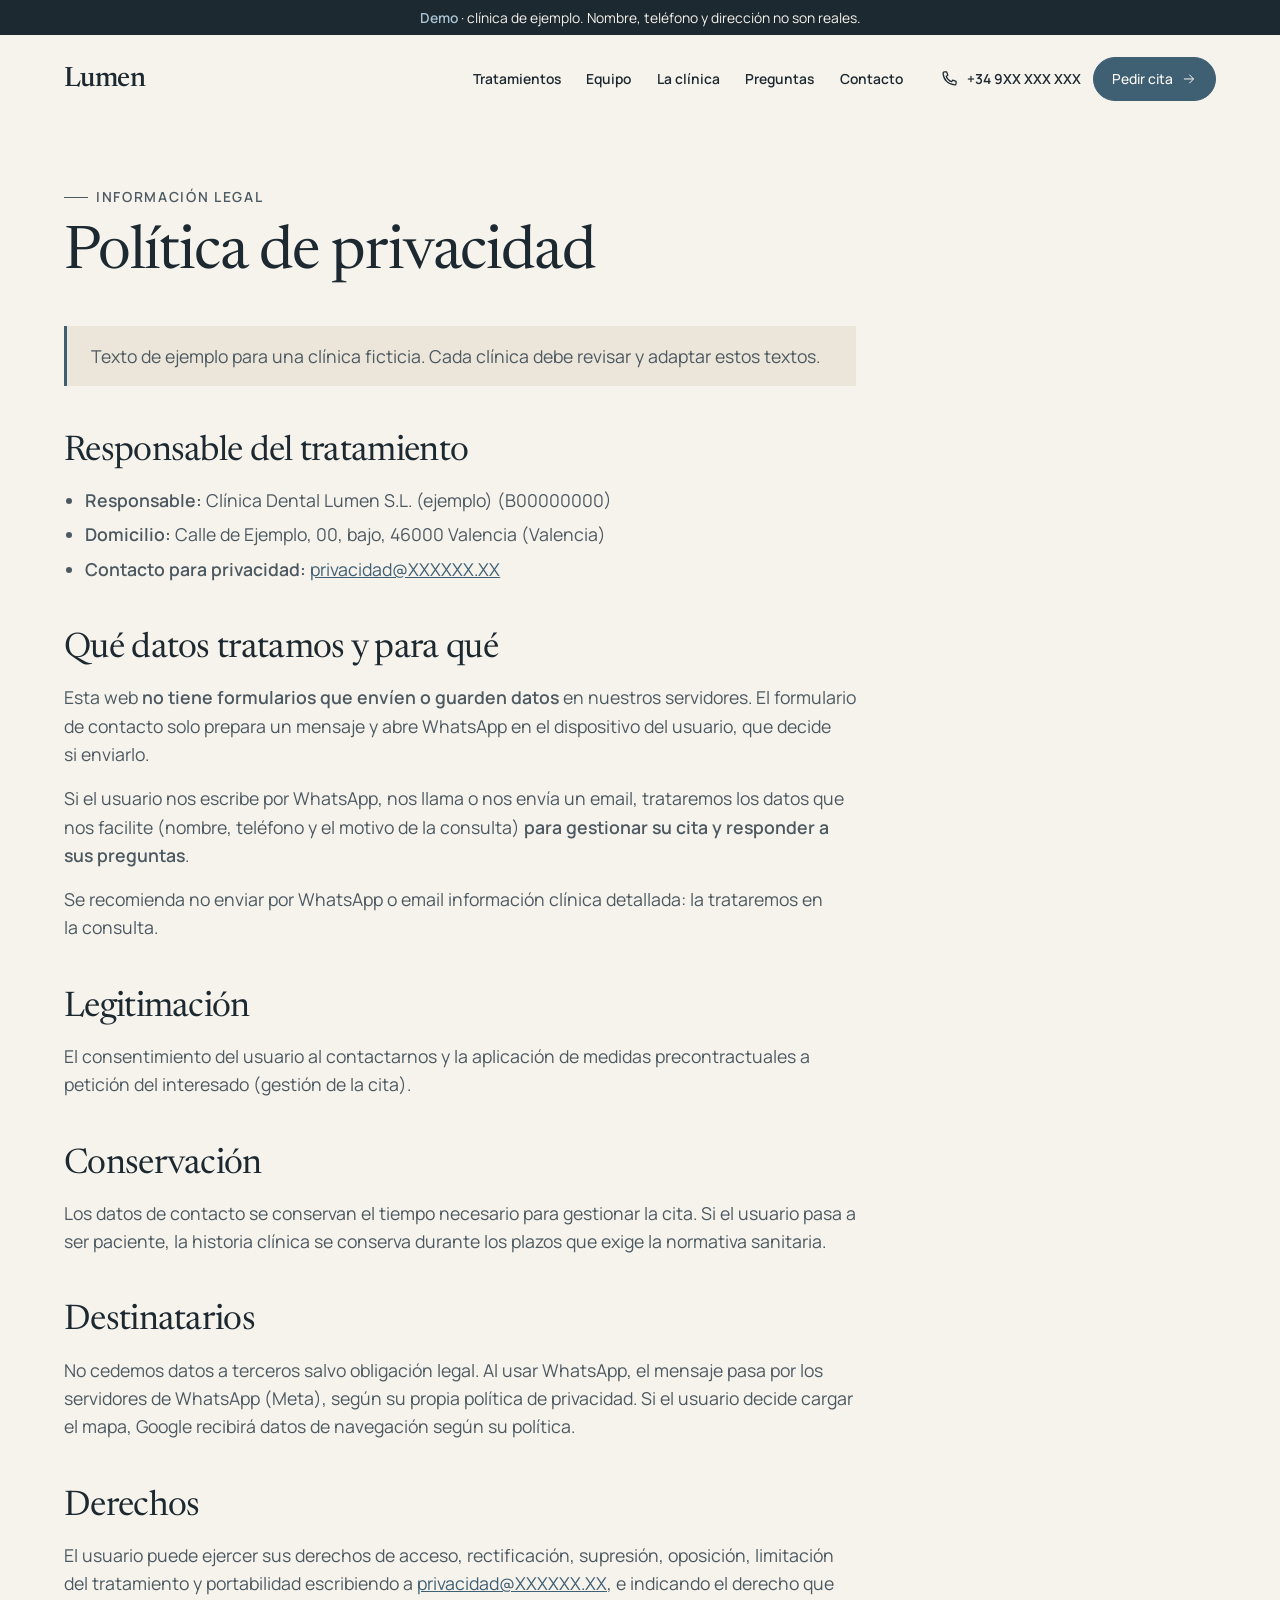
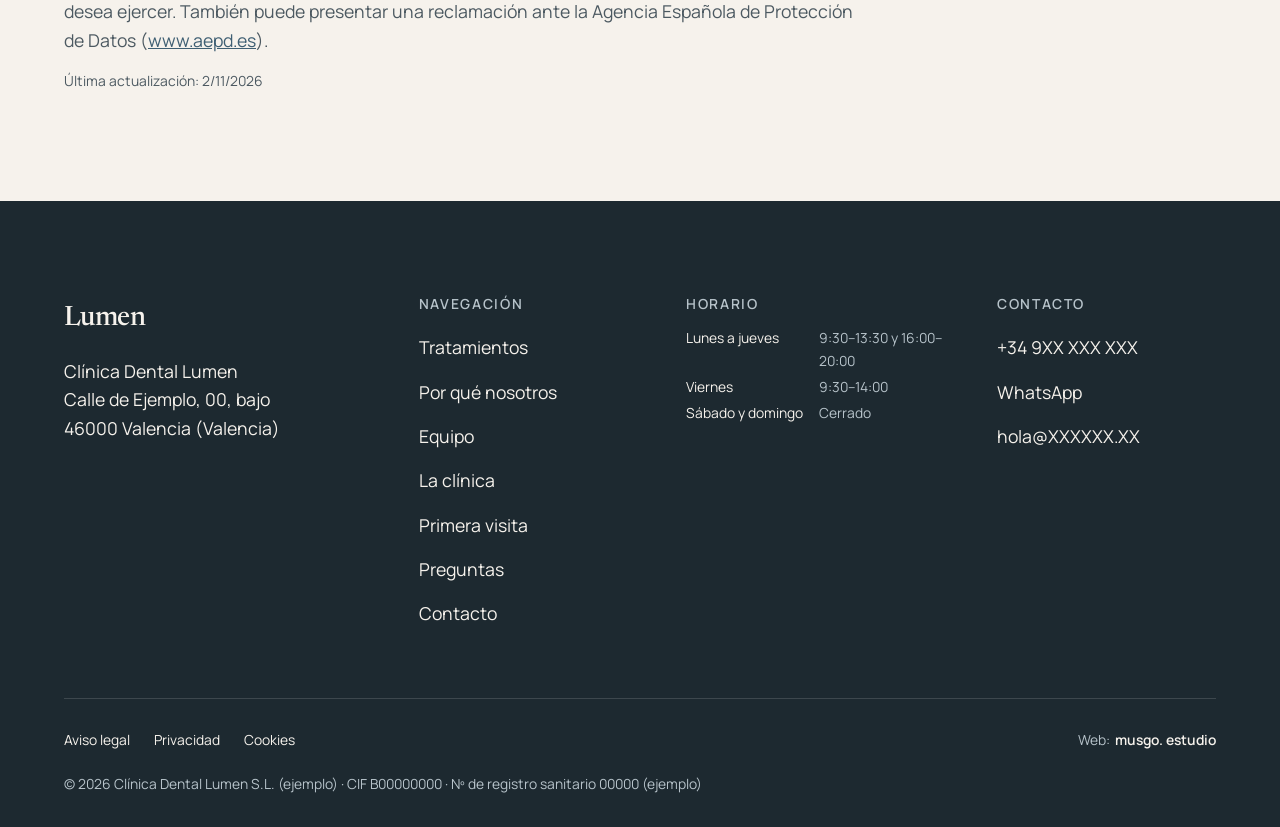
<file: privacidad.html>
<!DOCTYPE html>
<html lang="es-ES" data-tema="calma" data-momento="sutil">
<head>
<meta charset="utf-8">
<meta name="viewport" content="width=device-width, initial-scale=1">
<script>document.documentElement.classList.add("js")</script>
<title>Política de privacidad · Clínica Dental Lumen</title>
<meta name="description" content="Política de privacidad · Clínica Dental Lumen">
<meta name="robots" content="noindex, nofollow">
<link rel="canonical" href="https://clinica-lumen-demo.pages.dev/privacidad.html">
<meta name="theme-color" content="#F6F2EC">
<meta property="og:type" content="website">
<meta property="og:locale" content="es_ES">
<meta property="og:site_name" content="Clínica Dental Lumen">
<meta property="og:title" content="Política de privacidad · Clínica Dental Lumen">
<meta property="og:description" content="Política de privacidad · Clínica Dental Lumen">
<meta property="og:url" content="https://clinica-lumen-demo.pages.dev/privacidad.html">
<meta property="og:image" content="https://clinica-lumen-demo.pages.dev/assets/img/compartilhar.jpg">
<meta property="og:image:secure_url" content="https://clinica-lumen-demo.pages.dev/assets/img/compartilhar.jpg">
<meta property="og:image:type" content="image/jpeg">
<meta property="og:image:width" content="1200">
<meta property="og:image:height" content="630">
<meta property="og:image:alt" content="Paciente sonriendo, sentada en el sillón de la clínica">
<meta name="twitter:card" content="summary_large_image">
<link rel="icon" href="favicon.svg" type="image/svg+xml">
<link rel="preload" href="assets/fonts/newsreader-latin.woff2" as="font" type="font/woff2" crossorigin>
<link rel="preload" href="assets/fonts/manrope-latin.woff2" as="font" type="font/woff2" crossorigin>
<style>@font-face{font-family: "Newsreader";src: url("assets/fonts/newsreader-latin.woff2") format("woff2");font-weight: 300 600;font-style: normal;font-display: swap;unicode-range: U+0000-00FF,U+0131,U+0152-0153,U+02BB-02BC,U+02C6,U+02DA,U+02DC,U+0304,U+0308,U+0329,U+2000-206F,U+20AC,U+2122,U+2191,U+2193,U+2212,U+2215,U+FEFF,U+FFFD}@font-face{font-family: "Newsreader";src: url("assets/fonts/newsreader-italic-latin.woff2") format("woff2");font-weight: 300 600;font-style: italic;font-display: swap;unicode-range: U+0000-00FF,U+0131,U+0152-0153,U+02BB-02BC,U+02C6,U+02DA,U+02DC,U+0304,U+0308,U+0329,U+2000-206F,U+20AC,U+2122,U+2191,U+2193,U+2212,U+2215,U+FEFF,U+FFFD}@font-face{font-family: "Manrope";src: url("assets/fonts/manrope-latin.woff2") format("woff2");font-weight: 200 800;font-style: normal;font-display: swap;unicode-range: U+0000-00FF,U+0131,U+0152-0153,U+02BB-02BC,U+02C6,U+02DA,U+02DC,U+0304,U+0308,U+0329,U+2000-206F,U+20AC,U+2122,U+2191,U+2193,U+2212,U+2215,U+FEFF,U+FFFD}@font-face{font-family: "Cormorant Garamond";src: url("assets/fonts/cormorant-latin.woff2") format("woff2");font-weight: 300 700;font-style: normal;font-display: swap;unicode-range: U+0000-00FF,U+0131,U+0152-0153,U+02BB-02BC,U+02C6,U+02DA,U+02DC,U+0304,U+0308,U+0329,U+2000-206F,U+20AC,U+2122,U+2191,U+2193,U+2212,U+2215,U+FEFF,U+FFFD}@font-face{font-family: "Cormorant Garamond";src: url("assets/fonts/cormorant-italic-latin.woff2") format("woff2");font-weight: 300 700;font-style: italic;font-display: swap;unicode-range: U+0000-00FF,U+0131,U+0152-0153,U+02BB-02BC,U+02C6,U+02DA,U+02DC,U+0304,U+0308,U+0329,U+2000-206F,U+20AC,U+2122,U+2191,U+2193,U+2212,U+2215,U+FEFF,U+FFFD}@font-face{font-family: "Inter Tight";src: url("assets/fonts/inter-tight-latin.woff2") format("woff2");font-weight: 100 900;font-style: normal;font-display: swap;unicode-range: U+0000-00FF,U+0131,U+0152-0153,U+02BB-02BC,U+02C6,U+02DA,U+02DC,U+0304,U+0308,U+0329,U+2000-206F,U+20AC,U+2122,U+2191,U+2193,U+2212,U+2215,U+FEFF,U+FFFD}@font-face{font-family: "Fraunces";src: url("assets/fonts/fraunces-latin.woff2") format("woff2");font-weight: 400 700;font-style: normal;font-display: swap;unicode-range: U+0000-00FF,U+0131,U+0152-0153,U+02BB-02BC,U+02C6,U+02DA,U+02DC,U+0304,U+0308,U+0329,U+2000-206F,U+20AC,U+2122,U+2191,U+2193,U+2212,U+2215,U+FEFF,U+FFFD}@font-face{font-family: "Fraunces";src: url("assets/fonts/fraunces-italic-latin.woff2") format("woff2");font-weight: 400 700;font-style: italic;font-display: swap;unicode-range: U+0000-00FF,U+0131,U+0152-0153,U+02BB-02BC,U+02C6,U+02DA,U+02DC,U+0304,U+0308,U+0329,U+2000-206F,U+20AC,U+2122,U+2191,U+2193,U+2212,U+2215,U+FEFF,U+FFFD}@font-face{font-family: "Nunito Sans";src: url("assets/fonts/nunito-sans-latin.woff2") format("woff2");font-weight: 200 1000;font-style: normal;font-display: swap;unicode-range: U+0000-00FF,U+0131,U+0152-0153,U+02BB-02BC,U+02C6,U+02DA,U+02DC,U+0304,U+0308,U+0329,U+2000-206F,U+20AC,U+2122,U+2191,U+2193,U+2212,U+2215,U+FEFF,U+FFFD}@font-face{font-family: "Newsreader Fallback";src: local("Georgia");size-adjust: 97.7%;ascent-override: 75.2%;descent-override: 27.1%;line-gap-override: 0%}@font-face{font-family: "Cormorant Fallback";src: local("Georgia");size-adjust: 87.5%;ascent-override: 105.6%;descent-override: 32.8%;line-gap-override: 0%}@font-face{font-family: "Fraunces Fallback";src: local("Georgia");size-adjust: 104.2%;ascent-override: 93.9%;descent-override: 24.5%;line-gap-override: 0%}@font-face{font-family: "Manrope Fallback";src: local("Arial"),local("ArialMT"),local("Helvetica");size-adjust: 98.6%;ascent-override: 108.1%;descent-override: 30.4%;line-gap-override: 0%}@font-face{font-family: "Inter Tight Fallback";src: local("Arial"),local("ArialMT"),local("Helvetica");size-adjust: 95.8%;ascent-override: 101.1%;descent-override: 25.2%;line-gap-override: 0%}@font-face{font-family: "Nunito Sans Fallback";src: local("Arial"),local("ArialMT"),local("Helvetica");size-adjust: 97.2%;ascent-override: 104%;descent-override: 36.3%;line-gap-override: 0%}:root{--step--1: clamp(0.8125rem,0.7917rem + 0.0926vw,0.875rem);--step-0: clamp(1rem,0.9583rem + 0.1852vw,1.125rem);--step-1: clamp(1.1875rem,1.125rem + 0.2778vw,1.375rem);--step-2: clamp(1.4375rem,1.3333rem + 0.463vw,1.75rem);--step-3: clamp(1.75rem,1.5833rem + 0.7407vw,2.25rem);--step-4: clamp(2.125rem,1.8333rem + 1.2963vw,3rem);--step-5: clamp(2.5rem,2rem + 2.2222vw,4rem);--step-6: clamp(2.875rem,1.9583rem + 4.0741vw,5.625rem);--lh-texto: 1.6;--medida: 62ch;--s-0: 4px;--s-1: 8px;--s-2: 16px;--s-3: 24px;--s-4: 32px;--s-5: 48px;--s-6: 64px;--s-7: 96px;--s-8: 128px;--s-9: 192px;--margen: clamp(20px,5vw,64px);--gutter: clamp(16px,2vw,24px);--seccion: clamp(72px,8.5vw,136px);--ancho: 1320px;--e-out: cubic-bezier(0.22,1,0.36,1);--e-in-out: cubic-bezier(0.65,0,0.35,1);--t-rapido: 160ms;--t-medio: 320ms;--t-lento: 640ms;--revelar-y: 24px}:root,[data-tema="calma"]{--c-fondo: #F6F2EC;--c-superficie: #FDFBF7;--c-alterno: #ECE5D9;--c-texto: #1D2930;--c-suave: #4C5961;--c-acento: #3F5F73;--c-sobre-acento:#FDFBF7;--c-tinta: #3F5F73;--c-decor: #C9B79C;--c-oscuro: #1D2930;--c-sobre-oscuro:#F6F2EC;--c-suave-oscuro:#B7C3CA;--c-tinta-oscuro:#A9C2D2;--c-linea: rgb(29 41 48 / 0.14);--c-linea-fuerte: rgb(29 41 48 / 0.30);--c-foco: #3F5F73;--c-seleccion: #D9E3EA;--f-titulo: "Newsreader","Newsreader Fallback",Georgia,serif;--f-texto: "Manrope","Manrope Fallback",Arial,sans-serif;--escala-titulos: 1;--peso-titulo: 400;--peso-titulo-fuerte: 500;--tr-titulo: -0.02em;--lh-titulo: 1.04;--enfasis-estilo: italic;--peso-texto-fuerte: 600;--r-s: 10px;--r-m: 18px;--r-l: 28px;--r-foto: 28px;--btn-radio: 999px;--btn-alto: 52px;--btn-pad: 0 28px;--btn-peso: 500;--btn-mayus: none;--btn-tracking: 0;--btn-talla: var(--step-0);--btn-borde: 1px;--btn-sombra: none;--detalle-linea: 1px;--heroi-dur: 1.15s;--heroi-ease: cubic-bezier(0.25,0.8,0.25,1);--heroi-paso: 65ms;--heroi-foto-dur: 2.2s;--heroi-foto-de: scale(1.05);--brilho: color-mix(in srgb,var(--c-tinta) 42%,#FFFFFF);--sonrisa-traco: 0.05em;--sombra-tarjeta: 0 1px 2px rgb(29 41 48 / 0.04),0 12px 32px -12px rgb(29 41 48 / 0.12)}[data-tema="premium"]{--c-fondo: #121617;--c-superficie: #1A2021;--c-alterno: #0F2420;--c-texto: #EEE9DF;--c-suave: #A8B0A9;--c-acento: #C8A96A;--c-sobre-acento:#121617;--c-tinta: #D2B67C;--c-decor: #6E5A33;--c-oscuro: #0A0D0D;--c-sobre-oscuro:#EEE9DF;--c-suave-oscuro:#A8B0A9;--c-tinta-oscuro:#D2B67C;--c-linea: rgb(238 233 223 / 0.12);--c-linea-fuerte: rgb(238 233 223 / 0.28);--c-foco: #D2B67C;--c-seleccion: #3A3220;--f-titulo: "Cormorant Garamond","Cormorant Fallback",Georgia,serif;--f-texto: "Inter Tight","Inter Tight Fallback",Arial,sans-serif;--escala-titulos: 1.14;--peso-titulo: 500;--peso-titulo-fuerte: 600;--tr-titulo: -0.01em;--lh-titulo: 1;--enfasis-estilo: italic;--peso-texto-fuerte: 500;--r-s: 0px;--r-m: 2px;--r-l: 2px;--r-foto: 0px;--btn-radio: 0px;--btn-alto: 54px;--btn-pad: 0 32px;--btn-peso: 500;--btn-mayus: uppercase;--btn-tracking: 0.16em;--btn-talla: var(--step--1);--btn-borde: 1px;--btn-sombra: none;--detalle-linea: 1px;--sombra-tarjeta: none;--heroi-dur: 1.1s;--heroi-ease: cubic-bezier(0.16,1,0.3,1);--heroi-paso: 55ms;--heroi-foto-dur: 2.8s;--heroi-foto-de: scale(1.14);--brilho: #FFF4D6;--sonrisa-traco: 0.035em;color-scheme: dark}[data-tema="cercana"]{--c-fondo: #FBF4EA;--c-superficie: #FFFCF7;--c-alterno: #F4E4D0;--c-texto: #3B2A21;--c-suave: #6A5045;--c-acento: #A84E2B;--c-sobre-acento:#FFFCF7;--c-tinta: #9A4524;--c-decor: #E3A867;--c-oscuro: #3B2A21;--c-sobre-oscuro:#FBF4EA;--c-suave-oscuro:#D9C3B4;--c-tinta-oscuro:#F0A989;--c-linea: rgb(59 42 33 / 0.14);--c-linea-fuerte: rgb(59 42 33 / 0.30);--c-foco: #9A4524;--c-seleccion: #F6D3BC;--f-titulo: "Fraunces","Fraunces Fallback",Georgia,serif;--f-texto: "Nunito Sans","Nunito Sans Fallback",Arial,sans-serif;--escala-titulos: 0.96;--peso-titulo: 600;--peso-titulo-fuerte: 700;--tr-titulo: -0.025em;--lh-titulo: 1.06;--enfasis-estilo: italic;--peso-texto-fuerte: 700;--r-s: 12px;--r-m: 22px;--r-l: 36px;--r-foto: 36px;--btn-radio: 16px;--btn-alto: 54px;--btn-pad: 0 28px;--btn-peso: 700;--btn-mayus: none;--btn-tracking: 0;--btn-talla: var(--step-0);--btn-borde: 2px;--btn-sombra: 0 3px 0 rgb(59 42 33 / 0.22);--detalle-linea: 2px;--heroi-dur: 0.75s;--heroi-ease: cubic-bezier(0.34,1.56,0.64,1);--heroi-paso: 40ms;--heroi-foto-dur: 1.1s;--heroi-foto-de: scale(0.9) rotate(-3deg);--brilho: color-mix(in srgb,var(--c-tinta) 42%,#FFFFFF);--sonrisa-traco: 0.07em;--sombra-tarjeta: 0 2px 0 rgb(59 42 33 / 0.06),0 18px 40px -20px rgb(120 60 30 / 0.25)}@media (prefers-reduced-motion: reduce){:root{--t-rapido: 0ms;--t-medio: 0ms;--t-lento: 0ms;--revelar-y: 0px}}*,*::before,*::after{box-sizing: border-box}*{margin: 0}html{-webkit-text-size-adjust: 100%;text-size-adjust: 100%}body{min-height: 100vh;background: var(--c-fondo);color: var(--c-texto);font-family: var(--f-texto);font-size: var(--step-0);line-height: var(--lh-texto);-webkit-font-smoothing: antialiased;-moz-osx-font-smoothing: grayscale}img,svg,video{display: block;max-width: 100%;height: auto}[hidden]{display: none !important}button,input,textarea,select{font: inherit;color: inherit}button{cursor: pointer;background: none;border: 0;padding: 0}a{color: inherit}ul[role="list"],ol[role="list"]{list-style: none;padding: 0}h1,h2,h3,h4{font-family: var(--f-titulo);font-weight: var(--peso-titulo);line-height: var(--lh-titulo);letter-spacing: var(--tr-titulo);text-wrap: balance}p{text-wrap: pretty}strong,b{font-weight: var(--peso-texto-fuerte)}::selection{background: var(--c-seleccion);color: var(--c-texto)}:focus-visible{outline: 2px solid var(--c-foco);outline-offset: 3px;border-radius: 2px}.sr-only{position: absolute !important;width: 1px;height: 1px;padding: 0;margin: -1px;overflow: hidden;clip: rect(0 0 0 0);white-space: nowrap;border: 0}.salto-contenido{position: absolute;left: var(--s-2);top: -100px;z-index: 100;padding: var(--s-1) var(--s-2);background: var(--c-oscuro);color: var(--c-sobre-oscuro);border-radius: var(--r-s)}.salto-contenido:focus{top: var(--s-2)}.contenedor{width: 100%;max-width: var(--ancho);margin-inline: auto;padding-inline: var(--margen)}.reticula{display: grid;grid-template-columns: repeat(4,minmax(0,1fr));column-gap: var(--gutter)}@media (min-width: 900px){.reticula{grid-template-columns: repeat(12,minmax(0,1fr))}}.seccion{padding-block: var(--seccion)}.seccion--alterna{background: var(--c-alterno)}.seccion--oscura{background: var(--c-oscuro);color: var(--c-sobre-oscuro);--c-texto: var(--c-sobre-oscuro);--c-suave: var(--c-suave-oscuro);--c-tinta: var(--c-tinta-oscuro);--c-foco: var(--c-tinta-oscuro);--c-linea: rgb(255 255 255 / 0.14);--c-linea-fuerte: rgb(255 255 255 / 0.32)}.t-display{font-size: calc(var(--step-6) * var(--escala-titulos));line-height: calc(var(--lh-titulo) - 0.04);letter-spacing: calc(var(--tr-titulo) - 0.01em)}.t-h1{font-size: calc(var(--step-5) * var(--escala-titulos))}.t-h2{font-size: calc(var(--step-4) * var(--escala-titulos))}.t-h3{font-size: calc(var(--step-3) * var(--escala-titulos));line-height: 1.12}.t-h4{font-size: calc(var(--step-2) * var(--escala-titulos));line-height: 1.2;letter-spacing: -0.01em}.t-display,.t-h1,.t-h2,.t-h3,.t-h4{font-family: var(--f-titulo);font-weight: var(--peso-titulo)}.t-lead{font-size: var(--step-1);line-height: 1.5;max-width: 40ch;color: var(--c-suave)}.t-texto{font-size: var(--step-0);max-width: var(--medida)}.t-nota{font-size: var(--step--1);color: var(--c-suave)}.t-suave{color: var(--c-suave)}.t-display em,.t-h1 em,.t-h2 em,.t-h3 em{font-style: var(--enfasis-estilo);color: var(--c-tinta)}.rotulo{display: inline-flex;align-items: center;gap: var(--s-1);font-family: var(--f-texto);font-size: var(--step--1);font-weight: var(--peso-texto-fuerte);letter-spacing: 0.12em;text-transform: uppercase;line-height: 1.4;color: var(--c-tinta)}.rotulo::before{content: "";width: 24px;height: var(--detalle-linea);background: currentColor}.btn{--btn-fondo: transparent;--btn-color: var(--c-texto);--btn-linea: var(--c-linea-fuerte);position: relative;display: inline-flex;align-items: center;justify-content: center;gap: var(--s-1);min-height: var(--btn-alto);padding: var(--btn-pad);border: var(--btn-borde) solid var(--btn-linea);border-radius: var(--btn-radio);background: var(--btn-fondo);color: var(--btn-color);font-family: var(--f-texto);font-size: var(--btn-talla);font-weight: var(--btn-peso);letter-spacing: var(--btn-tracking);text-transform: var(--btn-mayus);text-decoration: none;line-height: 1;white-space: nowrap;box-shadow: var(--btn-sombra);transition: background-color var(--t-medio) var(--e-out),border-color var(--t-medio) var(--e-out),color var(--t-medio) var(--e-out),transform var(--t-rapido) var(--e-out),box-shadow var(--t-rapido) var(--e-out)}.btn svg{width: 1.15em;height: 1.15em;flex: none}.btn .btn__flecha{transition: transform var(--t-medio) var(--e-out)}.btn:hover .btn__flecha,.btn.is-hover .btn__flecha{transform: translateX(4px)}.btn:active,.btn.is-activo{transform: translateY(1px) scale(0.985);box-shadow: none}.btn--primario{--btn-fondo: var(--c-acento);--btn-color: var(--c-sobre-acento);--btn-linea: var(--c-acento)}.btn--primario:hover,.btn--primario.is-hover{--btn-fondo: color-mix(in srgb,var(--c-acento) 86%,var(--c-texto));--btn-linea: color-mix(in srgb,var(--c-acento) 86%,var(--c-texto))}.btn--secundario:hover,.btn--secundario.is-hover{--btn-fondo: var(--c-texto);--btn-color: var(--c-fondo);--btn-linea: var(--c-texto)}[data-tema="premium"] .btn--primario:hover,[data-tema="premium"] .btn--primario.is-hover{--btn-fondo: transparent;--btn-color: var(--c-tinta);--btn-linea: var(--c-acento)}.btn--bloque{width: 100%}.btn:disabled,.btn[aria-disabled="true"]{--btn-fondo: transparent;--btn-color: var(--c-suave);--btn-linea: var(--c-linea);box-shadow: none;cursor: not-allowed}.btn.is-foco{outline: 2px solid var(--c-foco);outline-offset: 3px}.enlace{color: var(--c-tinta);font-weight: var(--peso-texto-fuerte);text-decoration: underline;text-decoration-thickness: var(--detalle-linea);text-underline-offset: 0.25em;transition: text-underline-offset var(--t-medio) var(--e-out)}.enlace:hover{text-underline-offset: 0.4em}.tarjeta{display: flex;flex-direction: column;background: var(--c-superficie);border: var(--detalle-linea) solid var(--c-linea);border-radius: var(--r-l);box-shadow: var(--sombra-tarjeta);overflow: hidden}.tarjeta__cuerpo{display: grid;gap: var(--s-1);padding: var(--s-3)}.tarjeta__foto{aspect-ratio: 4 / 3;overflow: hidden}.tarjeta__foto img{width: 100%;height: 100%;object-fit: cover;transition: transform var(--t-lento) var(--e-out)}.tarjeta:hover .tarjeta__foto img{transform: scale(1.03)}[data-tema="premium"] .tarjeta{border-color: var(--c-linea-fuerte)}.foto{border-radius: var(--r-foto);overflow: hidden;background: var(--c-alterno)}.foto img{width: 100%;height: 100%;object-fit: cover}.etiqueta{display: inline-flex;align-items: center;min-height: 28px;padding: 0 12px;border: 1px solid var(--c-linea-fuerte);border-radius: var(--btn-radio);font-size: var(--step--1);font-weight: var(--peso-texto-fuerte);color: var(--c-suave)}.campo{display: grid;gap: var(--s-1)}.campo__etiqueta{font-size: var(--step--1);font-weight: var(--peso-texto-fuerte)}.campo__control{width: 100%;min-height: 52px;padding: 12px 16px;background: var(--c-superficie);border: 1px solid var(--c-linea-fuerte);border-radius: var(--r-s);transition: border-color var(--t-rapido) var(--e-out),box-shadow var(--t-rapido) var(--e-out)}.campo__control::placeholder{color: var(--c-suave);opacity: 1}.campo__control:hover{border-color: var(--c-suave)}.campo__control:focus-visible{outline: none;border-color: var(--c-foco);box-shadow: 0 0 0 3px color-mix(in srgb,var(--c-foco) 25%,transparent)}.campo__ayuda{font-size: var(--step--1);color: var(--c-suave)}.aviso-demo{position: relative;z-index: 60;background: var(--c-oscuro);color: var(--c-sobre-oscuro);font-size: var(--step--1);line-height: 1.4;text-align: center;padding: 8px var(--margen)}.aviso-demo strong{color: var(--c-tinta-oscuro)}.firma{display: inline-flex;align-items: baseline;gap: 0.35em;font-size: var(--step--1);color: var(--c-suave);text-decoration: none}.firma__marca{color: var(--c-texto);font-weight: var(--peso-texto-fuerte)}.firma:hover .firma__marca{text-decoration: underline;text-underline-offset: 0.25em}.icono{width: 24px;height: 24px;flex: none}.solo-js{display: none !important}.js .solo-js{display: revert !important}.js .sin-js{display: none !important}html{scroll-padding-top: 96px}html.lenis,html.lenis body{height: auto}.lenis.lenis-stopped{overflow: hidden}.sin-scroll{overflow: hidden}.seccion__cabecera{display: grid;gap: var(--s-3);max-width: 720px;margin-bottom: clamp(40px,6vw,80px)}.seccion__cabecera .t-lead{max-width: 52ch}.seccion__cabecera--centro{margin-inline: auto;text-align: center;justify-items: center}.cabecera{position: sticky;top: 0;z-index: 50;background: var(--c-fondo);transition: transform var(--t-lento) var(--e-out),box-shadow var(--t-medio) var(--e-out)}.cabecera.is-fija{box-shadow: 0 1px 0 var(--c-linea),0 10px 30px -20px rgb(0 0 0 / 0.25)}.cabecera.is-oculta{transform: translateY(-100%)}.cabecera__barra{display: flex;align-items: center;gap: var(--s-2);min-height: 72px}@media (min-width: 1024px){.cabecera__barra{min-height: 88px;gap: var(--s-4)}}.logo{margin-right: auto;display: inline-flex;align-items: center;min-height: 44px;font-family: var(--f-titulo);font-size: calc(var(--step-2) * var(--escala-titulos));font-weight: var(--peso-titulo-fuerte);letter-spacing: var(--tr-titulo);line-height: 1;text-decoration: none}.logo img{height: 40px;width: auto}[data-tema="premium"] .logo{letter-spacing: 0.02em}.nav{display: none}@media (min-width: 1024px){.nav{display: flex;gap: clamp(16px,2vw,32px)}}.nav a{position: relative;font-size: var(--step--1);font-weight: var(--peso-texto-fuerte);text-decoration: none;padding-block: 10px;color: var(--c-texto)}.nav a::after{content: "";position: absolute;left: 0;right: 0;bottom: 4px;height: var(--detalle-linea);background: var(--c-tinta);transform: scaleX(0);transform-origin: right;transition: transform var(--t-medio) var(--e-out)}.nav a:hover::after{transform: scaleX(1);transform-origin: left}[data-tema="premium"] .nav a{text-transform: uppercase;letter-spacing: 0.14em;font-size: 0.75rem}.cabecera__acciones{display: flex;align-items: center;gap: var(--s-1)}.cabecera__tel{display: inline-flex;align-items: center;justify-content: center;gap: 8px;width: 44px;height: 44px;border-radius: var(--btn-radio);border: 1px solid var(--c-linea-fuerte);text-decoration: none;font-size: var(--step--1);font-weight: var(--peso-texto-fuerte)}.cabecera__tel .icono{width: 20px;height: 20px}.cabecera__tel-numero{display: none}@media (min-width: 1200px){.cabecera__tel{width: auto;height: auto;border: 0;padding: 10px 4px}.cabecera__tel-numero{display: inline}}.btn--compacto{--btn-alto: 44px;--btn-pad: 0 18px;font-size: var(--step--1)}[data-tema="premium"] .btn--compacto{font-size: 0.6875rem}@media (max-width: 380px){.cabecera .btn--compacto{--btn-pad: 0 14px}}.menu-boton{display: inline-flex;align-items: center;justify-content: center;width: 44px;height: 44px;border-radius: var(--btn-radio);text-decoration: none;color: var(--c-texto)}@media (min-width: 1024px){.menu-boton{display: none}}.menu-boton .icono{transition: transform var(--t-medio) var(--e-out)}.menu-boton[aria-expanded="true"] .icono{transform: rotate(90deg)}.menu-movil{position: fixed;inset: 0;z-index: 45;padding: 104px var(--margen) var(--s-5);background: var(--c-fondo);overflow-y: auto;display: flex;flex-direction: column;gap: var(--s-5)}.menu-movil[hidden]{display: none}.menu-movil ul{display: grid;gap: var(--s-1)}.menu-movil ul a{display: block;padding-block: 8px;font-family: var(--f-titulo);font-size: calc(var(--step-4) * var(--escala-titulos));font-weight: var(--peso-titulo);letter-spacing: var(--tr-titulo);line-height: 1.1;text-decoration: none}.menu-movil__pie{margin-top: auto;display: grid;gap: var(--s-2)}@media (min-width: 1024px){.menu-movil{display: none !important}}.heroi{position: relative}.heroi__marco{display: grid;gap: var(--s-5);padding-block: var(--s-4) var(--s-5)}.heroi__texto{display: grid;gap: var(--s-3);align-content: center}.heroi h1{font-size: calc(var(--step-6) * var(--escala-titulos));line-height: calc(var(--lh-titulo) - 0.04);letter-spacing: calc(var(--tr-titulo) - 0.01em)}.heroi h1 em{font-style: var(--enfasis-estilo);color: var(--c-tinta)}.heroi .t-lead{max-width: 44ch}.heroi__acciones{display: flex;flex-wrap: wrap;gap: var(--s-2);margin-top: var(--s-1)}.heroi__media{overflow: hidden;background: var(--c-alterno)}.heroi__media img{width: 100%;height: 100%;object-fit: cover}.heroi__media picture{display: block;height: 100%}.palabra{display: inline-block;overflow: hidden;vertical-align: bottom;padding: 0 0.06em 0.1em 0;margin: 0 -0.06em -0.1em 0}.palabra>span{display: inline-block}.junto{white-space: nowrap}@media (prefers-reduced-motion: no-preference){.js .heroi .palabra>span{animation: palabra-sube var(--heroi-dur) var(--heroi-ease) both;animation-delay: calc(var(--atraso-heroi,0ms) + 60ms + var(--i) * var(--heroi-paso))}.js [data-heroi]{animation: heroi-entra var(--heroi-dur) var(--e-out) both;animation-delay: var(--atraso-heroi,0ms)}.js .heroi .t-lead[data-heroi]{animation-delay: calc(var(--atraso-heroi,0ms) + 320ms)}.js .heroi__acciones[data-heroi]{animation-delay: calc(var(--atraso-heroi,0ms) + 420ms)}.js .heroi__info[data-heroi]{animation-delay: calc(var(--atraso-heroi,0ms) + 540ms)}.js [data-heroi-media] img{animation: heroi-foto var(--heroi-foto-dur) var(--heroi-ease) backwards;animation-delay: var(--atraso-heroi,0ms)}[data-tema="cercana"].js [data-heroi-media]{animation: heroi-foto var(--heroi-foto-dur) var(--heroi-ease) both;animation-delay: var(--atraso-heroi,0ms)}[data-tema="cercana"].js [data-heroi-media] img{animation: none}}@keyframes palabra-sube{from{transform: translateY(105%)}}@keyframes heroi-entra{from{opacity: 0;transform: translateY(18px)}}@keyframes heroi-foto{from{transform: var(--heroi-foto-de)}}[data-momento="sutil"] .heroi h1{line-height: calc(var(--lh-titulo) + 0.1)}.heroi h1 em.destaque{position: relative;isolation: isolate;display: inline-block;vertical-align: bottom;padding-right: 0.1em;margin-right: -0.1em}.sonrisa{position: absolute;left: 4%;width: 92%;bottom: -0.1em;height: 0.15em;overflow: visible;pointer-events: none;z-index: -1;fill: none;stroke: var(--c-tinta);stroke-width: var(--sonrisa-traco);stroke-linecap: round;stroke-dasharray: 1;stroke-dashoffset: 0}[data-tema="premium"] .sonrisa{stroke: var(--c-acento)}[data-tema="cercana"] .sonrisa{stroke: var(--c-decor)}@media (prefers-reduced-motion: no-preference){.js .sonrisa path{stroke-dasharray: 1;animation: sonrisa-dibuja 0.9s var(--heroi-ease) both;animation-delay: calc(var(--atraso-heroi,0ms) + 900ms)}[data-tema="calma"].js .sonrisa path{animation-duration: 1.3s}[data-tema="premium"].js .sonrisa path{animation-duration: 1.2s}.js .heroi em.destaque .palabra>span{background-image: linear-gradient(105deg,var(--c-tinta) 0 38%,var(--brilho) 50%,var(--c-tinta) 62% 100%);background-size: 320% 100%;background-position: 100% 0;-webkit-background-clip: text;background-clip: text;padding-right: 0.14em;margin-right: -0.14em;animation: palabra-sube var(--heroi-dur) var(--heroi-ease) both,brilho 1.2s cubic-bezier(0.45,0,0.2,1) 1 none;animation-delay: calc(var(--atraso-heroi,0ms) + 60ms + var(--i) * var(--heroi-paso)),calc(var(--atraso-heroi,0ms) + 1.15s + var(--i) * 110ms)}[data-tema="cercana"].js .heroi em.destaque .palabra>span{animation-duration: var(--heroi-dur),0.9s}.js .is-abierto .estado-punto{animation: punto-pulso 1.6s var(--e-out) 0.6s 2}}.sonrisa path{stroke-dashoffset: 0}@keyframes sonrisa-dibuja{from{stroke-dashoffset: 1}to{stroke-dashoffset: 0}}@keyframes brilho{0%{color: transparent;-webkit-text-fill-color: transparent;background-position: 100% 0}100%{color: transparent;-webkit-text-fill-color: transparent;background-position: 0% 0}}@keyframes punto-pulso{0%{box-shadow: 0 0 0 0 rgb(46 139 87 / 0.45)}100%{box-shadow: 0 0 0 12px rgb(46 139 87 / 0)}}.abertura{display: none}@media (prefers-reduced-motion: no-preference){html.con-abertura .abertura{display: grid;place-items: center;position: fixed;inset: 0;z-index: 100;padding: var(--margen);background: var(--c-oscuro);color: var(--c-sobre-oscuro);animation: abertura-sobe 450ms cubic-bezier(0.7,0,0.25,1) var(--abertura-sobe,800ms) forwards;cursor: pointer}html.con-abertura .abertura.is-pulando{animation-duration: 280ms;animation-delay: 0ms}[data-tema="premium"].con-abertura .abertura{background: #0A0D0D;animation-duration: 550ms}[data-tema="cercana"].con-abertura .abertura{background: var(--c-acento);color: var(--c-sobre-acento);animation-timing-function: cubic-bezier(0.6,-0.25,0.3,1)}}@keyframes abertura-sobe{from{transform: none;border-radius: 0}to{transform: translateY(-112%);border-radius: 0 0 50% 50% / 0 0 22vh 22vh}}.abertura__marco{display: grid;justify-items: center;gap: var(--s-3);max-width: 16ch;text-align: center}.abertura__nombre{font-family: var(--f-titulo);font-weight: var(--peso-titulo);font-size: calc(var(--step-5) * var(--escala-titulos));line-height: 1.04;letter-spacing: var(--tr-titulo)}.abertura__palabra{display: inline-block;white-space: nowrap}.abertura__palabra>span{display: inline-block;animation: abertura-letra 520ms var(--heroi-ease) both;animation-delay: calc(var(--i) * 20ms)}.abertura__linea{display: block;width: 72px;height: 2px;border-radius: 2px;background: var(--c-tinta-oscuro);transform-origin: center;animation: abertura-linea 700ms var(--e-out) 200ms both}[data-tema="premium"] .abertura__linea{width: 140px;height: 1px;background: var(--c-acento)}[data-tema="cercana"] .abertura__linea{height: 4px;background: var(--c-decor)}@keyframes abertura-letra{from{opacity: 0;transform: translateY(0.4em)}}@keyframes abertura-linea{from{transform: scaleX(0)}}.heroi__info{display: grid;gap: 0}.info{display: flex;gap: var(--s-2);align-items: flex-start;padding-block: var(--s-3);border-top: 1px solid var(--c-linea)}.info__icono{display: inline-flex;align-items: center;justify-content: center;width: 40px;height: 40px;flex: none;border-radius: 50%;color: var(--c-tinta);border: 1px solid var(--c-linea-fuerte)}.info__icono .icono{width: 20px;height: 20px}.info__titulo{font-size: var(--step--1);font-weight: var(--peso-texto-fuerte);color: var(--c-suave);letter-spacing: 0.02em}.info__texto{font-weight: var(--peso-texto-fuerte);line-height: 1.4}.info__texto a{color: var(--c-tinta)}.estado-punto{display: inline-block;width: 8px;height: 8px;border-radius: 50%;margin-right: 8px;vertical-align: 0.1em;background: var(--c-linea-fuerte)}.is-abierto .estado-punto{background: #2E8B57;box-shadow: 0 0 0 4px rgb(46 139 87 / 0.18)}[data-tema="premium"] .is-abierto .estado-punto{background: #6FCF97;box-shadow: 0 0 0 4px rgb(111 207 151 / 0.18)}@media (min-width: 960px){.heroi__info{grid-template-columns: repeat(3,minmax(0,1fr));gap: var(--s-4)}}@media (min-width: 600px) and (max-width: 959px){.heroi__info{grid-template-columns: repeat(2,minmax(0,1fr));column-gap: var(--s-4)}.heroi__info .info:last-child:nth-child(odd){grid-column: 1 / -1}}[data-tema="calma"] .heroi__media{border-radius: var(--r-foto);aspect-ratio: 4 / 3}@media (min-width: 960px){[data-tema="calma"] .heroi__marco{grid-template-columns: minmax(0,1.08fr) minmax(0,1fr);gap: clamp(48px,6vw,112px);padding-block: var(--s-5) var(--s-6);align-items: center}[data-tema="calma"] .heroi__media{aspect-ratio: 4 / 5;max-height: 76vh}}[data-tema="calma"] .heroi__info{padding-bottom: var(--s-4)}[data-tema="premium"] .heroi{display: flex;flex-direction: column;justify-content: flex-end;min-height: min(92svh,920px);isolation: isolate}[data-tema="premium"] .heroi__media{position: absolute;inset: 0;z-index: -1;background: #0A0D0D}[data-tema="premium"] .heroi__media::after{content: "";position: absolute;inset: 0;background: linear-gradient(to top,rgb(10 13 13 / 0.96) 0%,rgb(10 13 13 / 0.82) 38%,rgb(10 13 13 / 0.35) 72%,rgb(10 13 13 / 0.15) 100%),linear-gradient(to right,rgb(10 13 13 / 0.94) 0%,rgb(10 13 13 / 0.9) calc((100vw - min(100vw,var(--ancho))) / 2 + var(--margen) + min(640px,62vw)),rgb(10 13 13 / 0.45) calc((100vw - min(100vw,var(--ancho))) / 2 + var(--margen) + min(640px,62vw) + 18vw),rgb(10 13 13 / 0.15) 100%)}[data-tema="premium"] .heroi__marco{padding-block: 30vh var(--s-5)}@media (min-width: 960px){[data-tema="premium"] .heroi--direita .heroi__texto{margin-left: auto}[data-tema="premium"] .heroi--direita .heroi__media::after{background: linear-gradient(to top,rgb(10 13 13 / 0.95) 0%,rgb(10 13 13 / 0.6) 20%,rgb(10 13 13 / 0.08) 45%,rgb(10 13 13 / 0) 100%),linear-gradient(to left,rgb(10 13 13 / 0.94) 0%,rgb(10 13 13 / 0.9) calc((100vw - min(100vw,var(--ancho))) / 2 + var(--margen) + min(640px,62vw)),rgb(10 13 13 / 0.45) calc((100vw - min(100vw,var(--ancho))) / 2 + var(--margen) + min(640px,62vw) + 18vw),rgb(10 13 13 / 0.15) 100%)}}@media (max-width: 959px){[data-tema="premium"] .heroi{min-height: 0}[data-tema="premium"] .heroi__media{bottom: auto;height: min(70svh,640px)}[data-tema="premium"] .heroi__media::after{background: linear-gradient(to bottom,rgb(18 22 23 / 0) 0%,rgb(18 22 23 / 0.15) 30%,rgb(18 22 23 / 0.88) 56%,rgb(18 22 23 / 0.97) 66%,#121617 80%)}[data-tema="premium"] .heroi__marco{padding-top: min(40svh,380px)}}[data-tema="premium"] .heroi__texto{max-width: min(640px,62vw)}[data-tema="premium"] .heroi .t-lead{color: #CFD3CC}[data-tema="premium"] .heroi .rotulo{color: #E8D9B5}[data-tema="premium"] .heroi .rotulo::before{background: var(--c-acento)}[data-tema="premium"] .heroi__texto{position: relative}[data-tema="premium"] .heroi__texto::before{content: "";position: absolute;z-index: -1;inset: -22% -18% -12% -18%;pointer-events: none;background: radial-gradient(closest-side,rgb(10 13 13 / 0.78) 0%,rgb(10 13 13 / 0.66) 55%,rgb(10 13 13 / 0) 100%)}[data-tema="premium"] .heroi__info{border-top: 1px solid var(--c-acento);margin-bottom: var(--s-4)}[data-tema="premium"] .info{border-top: 0}[data-tema="premium"] .info + .info{border-top: 1px solid var(--c-linea)}@media (min-width: 960px){[data-tema="premium"] .info + .info{border-top: 0;border-left: 1px solid var(--c-linea);padding-left: var(--s-4)}}[data-tema="premium"] .info__icono{border-color: rgb(200 169 106 / 0.5)}[data-tema="cercana"] .heroi__media{aspect-ratio: 1 / 1;border-radius: 46% 54% 42% 58% / 56% 44% 56% 44%}[data-tema="cercana"] .heroi__foto{position: relative;width: min(100%,520px);justify-self: center}[data-tema="cercana"] .heroi__foto::before{content: "";position: absolute;z-index: -1;width: 38%;aspect-ratio: 1;border-radius: 50%;right: -4%;top: -6%;background: var(--c-decor);opacity: 0.55}[data-tema="cercana"] .heroi__foto::after{content: "";position: absolute;z-index: -1;width: 22%;aspect-ratio: 1;border-radius: 50%;left: -3%;bottom: 4%;background: var(--c-alterno)}[data-tema="cercana"] .heroi{isolation: isolate;overflow-x: clip}@media (min-width: 960px){[data-tema="cercana"] .heroi__marco{grid-template-columns: minmax(0,1.1fr) minmax(0,1fr);gap: clamp(48px,6vw,96px);align-items: center;padding-block: var(--s-5) var(--s-6)}}[data-tema="cercana"] .heroi__info{gap: var(--s-2);padding-bottom: var(--s-5)}[data-tema="cercana"] .info{border: 0;padding: var(--s-2) var(--s-3);background: var(--c-superficie);border-radius: var(--r-m);box-shadow: var(--sombra-tarjeta)}[data-tema="cercana"] .info__icono{background: var(--c-alterno);border: 0}.trats{display: grid;gap: var(--gutter)}@media (min-width: 640px){.trats{grid-template-columns: repeat(2,minmax(0,1fr))}}@media (min-width: 1024px){.trats{grid-template-columns: repeat(3,minmax(0,1fr))}}.trat{position: relative;display: flex;flex-direction: column;gap: var(--s-1)}.trat__icono{display: inline-flex;align-items: center;justify-content: center;width: 56px;height: 56px;border-radius: 50%;color: var(--c-tinta);background: var(--c-alterno);margin-bottom: var(--s-2)}.trat__icono .icono{width: 28px;height: 28px}.trat__num{display: none}.trat__nombre{font-size: calc(var(--step-2) * var(--escala-titulos))}.trat__resumen{color: var(--c-suave)}.trat__pie{display: flex;flex-wrap: wrap;align-items: center;justify-content: space-between;gap: var(--s-2);margin-top: auto;padding-top: var(--s-2)}.trat__foto{display: none}.enlace-flecha{display: inline-flex;align-items: center;gap: 8px;min-height: 44px;font-weight: var(--peso-texto-fuerte);color: var(--c-tinta);text-decoration: none;cursor: pointer}.enlace-flecha .icono{width: 20px;height: 20px;transition: transform var(--t-medio) var(--e-out)}.enlace-flecha:hover .icono{transform: translateX(4px)}.enlace-flecha:hover span:first-child{text-decoration: underline;text-underline-offset: 0.3em}.trat__mas::before{content: "";position: absolute;inset: 0;z-index: 1}[data-tema="calma"] .trat{padding: var(--s-4);background: var(--c-superficie);border: 1px solid var(--c-linea);border-radius: var(--r-l);transition: transform var(--t-medio) var(--e-out),box-shadow var(--t-medio) var(--e-out)}[data-tema="calma"] .trat:hover{transform: translateY(-4px);box-shadow: var(--sombra-tarjeta)}[data-tema="premium"] .trats{grid-template-columns: 1fr;gap: 0;border-top: 1px solid var(--c-linea-fuerte)}[data-tema="premium"] .trat{display: grid;grid-template-columns: auto 1fr;column-gap: var(--s-3);row-gap: var(--s-1);padding-block: var(--s-4);border-bottom: 1px solid var(--c-linea-fuerte);transition: background-color var(--t-medio) var(--e-out)}[data-tema="premium"] .trat__icono{display: none}[data-tema="premium"] .trat__num{display: block;grid-row: span 3;font-family: var(--f-titulo);font-style: italic;font-size: var(--step-3);line-height: 1;color: var(--c-tinta)}[data-tema="premium"] .trat__nombre{font-size: calc(var(--step-3) * var(--escala-titulos))}[data-tema="premium"] .trat__pie{padding-top: 0;justify-content: flex-start;gap: var(--s-3)}@media (min-width: 900px){[data-tema="premium"] .trat{grid-template-columns: 96px minmax(0,1fr) minmax(0,1.2fr) auto;align-items: center;padding-block: var(--s-5)}[data-tema="premium"] .trat__num{grid-row: auto}[data-tema="premium"] .trat__pie{margin: 0}[data-tema="premium"] .trat:hover{background: var(--c-superficie)}}[data-tema="premium"] .enlace-flecha{text-transform: uppercase;letter-spacing: 0.14em;font-size: 0.75rem}[data-tema="cercana"] .trat{background: var(--c-superficie);border-radius: var(--r-l);overflow: hidden;box-shadow: var(--sombra-tarjeta);transition: transform var(--t-medio) var(--e-out)}[data-tema="cercana"] .trat:hover{transform: translateY(-6px) rotate(-0.4deg)}[data-tema="cercana"] .trat__foto{display: block;aspect-ratio: 16 / 10;overflow: hidden}[data-tema="cercana"] .trat__foto img{width: 100%;height: 100%;object-fit: cover;transition: transform var(--t-lento) var(--e-out)}[data-tema="cercana"] .trat:hover .trat__foto img{transform: scale(1.05)}[data-tema="cercana"] .trat__cuerpo{padding: 0 var(--s-4) var(--s-4);display: flex;flex-direction: column;gap: var(--s-1);flex: 1}[data-tema="cercana"] .trat__icono{margin-top: -28px;position: relative;background: var(--c-acento);color: var(--c-sobre-acento);box-shadow: 0 0 0 6px var(--c-superficie)}.trat__cuerpo{display: contents}[data-tema="cercana"] .trat__cuerpo{display: flex}.detalle{width: min(720px,calc(100vw - 32px));max-height: min(88vh,860px);margin: auto;padding: 0;border: 1px solid var(--c-linea-fuerte);border-radius: var(--r-l);background: var(--c-superficie);color: var(--c-texto);box-shadow: 0 40px 120px -30px rgb(0 0 0 / 0.5);overflow: auto;overscroll-behavior: contain}.detalle::backdrop{background: rgb(10 13 13 / 0.55);backdrop-filter: blur(4px)}.detalle:popover-open{animation: detalle-entra var(--t-lento) var(--e-out)}@keyframes detalle-entra{from{opacity: 0;transform: translateY(16px) scale(0.98)}}.detalle__foto{aspect-ratio: 16 / 8;overflow: hidden;background: var(--c-alterno)}.detalle__foto img{width: 100%;height: 100%;object-fit: cover}.detalle__cuerpo{display: grid;gap: var(--s-2);padding: var(--s-4) var(--s-4) var(--s-5)}@media (min-width: 640px){.detalle__cuerpo{padding: var(--s-5) var(--s-6) var(--s-6)}}.detalle__cuerpo .t-h2{margin-bottom: var(--s-1)}.detalle__acciones{display: flex;flex-wrap: wrap;gap: var(--s-2);margin-top: var(--s-2)}.detalle__cerrar{position: sticky;float: right;top: 12px;margin: 12px 12px -56px 0;z-index: 2;display: inline-flex;align-items: center;justify-content: center;width: 44px;height: 44px;border-radius: 50%;background: var(--c-superficie);color: var(--c-texto);box-shadow: 0 2px 12px rgb(0 0 0 / 0.2)}@supports not selector(:popover-open){.detalle{position: static;width: auto;box-shadow: none;margin-top: var(--s-2)}.detalle__cerrar,.trat__mas{display: none}}.porque{display: grid;gap: var(--s-6)}.porque__intro{display: grid;gap: var(--s-3);align-content: start}.porque__intro .t-texto{color: var(--c-suave);font-size: var(--step-1);line-height: 1.55}.difs{display: grid;gap: var(--s-4) var(--gutter)}@media (min-width: 640px){.difs{grid-template-columns: repeat(2,minmax(0,1fr))}}.dif{display: grid;gap: var(--s-1);align-content: start}.dif__icono{color: var(--c-tinta);margin-bottom: var(--s-1)}.dif__icono .icono{width: 32px;height: 32px}.dif__num{display: none}.dif p{color: var(--c-suave)}@media (min-width: 1024px){[data-tema="calma"] .porque{grid-template-columns: minmax(0,1fr) minmax(0,1.25fr);gap: clamp(48px,8vw,128px)}}[data-tema="calma"] .dif{padding-top: var(--s-3);border-top: 1px solid var(--c-linea-fuerte)}[data-tema="premium"] .seccion--porque{background: var(--c-alterno)}[data-tema="premium"] .porque__intro{max-width: 760px}[data-tema="premium"] .dif__icono{display: none}[data-tema="premium"] .dif__num{display: block;font-family: var(--f-titulo);font-style: italic;font-size: var(--step-4);line-height: 1;color: var(--c-tinta);margin-bottom: var(--s-2)}[data-tema="premium"] .dif{padding-top: var(--s-3);border-top: 1px solid rgb(200 169 106 / 0.45)}@media (min-width: 1024px){[data-tema="premium"] .difs{grid-template-columns: repeat(4,minmax(0,1fr));gap: var(--s-5)}}[data-tema="cercana"] .seccion--porque{background: var(--c-alterno)}@media (min-width: 1024px){[data-tema="cercana"] .porque{grid-template-columns: minmax(0,0.9fr) minmax(0,1.2fr);gap: var(--s-7);align-items: center}}[data-tema="cercana"] .dif{background: var(--c-superficie);border-radius: var(--r-m);padding: var(--s-4);box-shadow: var(--sombra-tarjeta)}[data-tema="cercana"] .dif__icono{display: inline-flex;width: 52px;height: 52px;border-radius: 16px;align-items: center;justify-content: center;background: var(--c-acento);color: var(--c-sobre-acento)}[data-tema="cercana"] .dif__icono .icono{width: 26px;height: 26px}@media (min-width: 640px){[data-tema="cercana"] .dif:nth-child(even){transform: translateY(var(--s-4))}}.equipo{display: grid;gap: var(--s-4) var(--gutter);grid-template-columns: repeat(2,minmax(0,1fr))}@media (min-width: 1024px){.equipo{grid-template-columns: repeat(auto-fit,minmax(220px,1fr));gap: var(--s-5) var(--gutter)}}@media (max-width: 639px){.persona__cargo{font-size: calc(var(--step-1) * var(--escala-titulos))}.persona p{font-size: var(--step--1)}}.persona{display: grid;gap: var(--s-1);align-content: start}.persona__foto{aspect-ratio: 4 / 5;overflow: hidden;border-radius: var(--r-foto);background: var(--c-alterno);margin-bottom: var(--s-2)}.persona__foto img{width: 100%;height: 100%;object-fit: cover;transition: transform var(--t-lento) var(--e-out),filter var(--t-lento) var(--e-out)}.persona:hover .persona__foto img{transform: scale(1.04)}.persona__nombre{font-weight: var(--peso-texto-fuerte);color: var(--c-tinta)}.persona__cargo{font-size: calc(var(--step-2) * var(--escala-titulos))}.persona p{color: var(--c-suave)}.persona__colegiado{font-size: var(--step--1)}.persona--sin-foto{padding: var(--s-4);border: 1px solid var(--c-linea-fuerte);border-radius: var(--r-l)}[data-tema="premium"] .persona__foto img{filter: grayscale(1) contrast(1.05) brightness(0.92)}[data-tema="premium"] .persona:hover .persona__foto img{filter: none}[data-tema="premium"] .persona__cargo{padding-top: var(--s-2);border-top: 1px solid var(--c-acento)}[data-tema="cercana"] .persona__foto{border-radius: 999px 999px var(--r-l) var(--r-l)}.galeria{display: grid;gap: var(--gutter);grid-auto-flow: column;grid-auto-columns: 82%;overflow-x: auto;scroll-snap-type: x mandatory;overscroll-behavior-x: contain;padding-bottom: var(--s-2);margin-inline: calc(var(--margen) * -1);padding-inline: var(--margen);scrollbar-width: thin}.galeria li{scroll-snap-align: center}.galeria__item{display: block;position: relative;height: 100%;overflow: hidden;border-radius: var(--r-foto);background: var(--c-alterno);aspect-ratio: 4 / 5}.galeria__item img{position: absolute;inset: 0;width: 100%;height: 100%;object-fit: cover;transition: transform var(--t-lento) var(--e-out)}.galeria__item:hover img{transform: scale(1.04)}.galeria__ampliar{position: absolute;right: 12px;bottom: 12px;display: inline-flex;align-items: center;justify-content: center;width: 40px;height: 40px;border-radius: 50%;background: rgb(255 255 255 / 0.9);color: #1B1B1B;opacity: 0;transform: scale(0.9);transition: opacity var(--t-medio) var(--e-out),transform var(--t-medio) var(--e-out)}.galeria__item:hover .galeria__ampliar,.galeria__item:focus-visible .galeria__ampliar{opacity: 1;transform: none}.galeria__ampliar .icono{width: 18px;height: 18px}@media (min-width: 760px){.galeria{overflow: visible;margin-inline: 0;padding-inline: 0;grid-auto-flow: row;grid-auto-columns: auto;grid-template-columns: repeat(6,minmax(0,1fr))}.galeria__item{aspect-ratio: auto;min-height: 260px}.galeria{grid-template-columns: repeat(12,minmax(0,1fr))}.galeria li{grid-column: span 6}.galeria__item{min-height: 300px}[data-tema="calma"] .galeria li:nth-child(1){grid-column: span 8;grid-row: span 2}[data-tema="calma"] .galeria li:nth-child(1) .galeria__item{min-height: 620px}[data-tema="calma"] .galeria li:nth-child(2),[data-tema="calma"] .galeria li:nth-child(3){grid-column: span 4}[data-tema="calma"] .galeria:has(li:nth-child(6)) li:nth-child(n+4){grid-column: span 4}[data-tema="calma"] .galeria:not(:has(li:nth-child(3))) li:nth-child(2){grid-row: span 2}[data-tema="premium"] .galeria li:nth-child(1){grid-column: 1 / -1}[data-tema="premium"] .galeria li:nth-child(1) .galeria__item{min-height: 0;aspect-ratio: 21 / 8}[data-tema="premium"] .galeria li:nth-child(n+2){grid-column: span 3}[data-tema="premium"] .galeria:not(:has(li:nth-child(5))) li:nth-child(n+2){grid-column: span 4}[data-tema="premium"] .galeria:not(:has(li:nth-child(4))) li:nth-child(n+2){grid-column: span 6}[data-tema="premium"] .galeria:not(:has(li:nth-child(3))) li:nth-child(2){grid-column: 1 / -1}[data-tema="premium"] .galeria:has(li:nth-child(6)) li:nth-child(n+2){grid-column: span 4}[data-tema="premium"] .galeria:has(li:nth-child(6)) li:nth-child(n+5){grid-column: span 6}[data-tema="cercana"] .galeria__item{min-height: 380px}[data-tema="cercana"] .galeria li:nth-child(even){margin-top: var(--s-6)}[data-tema="cercana"] .galeria li:last-child:nth-child(odd){grid-column: 1 / -1}[data-tema="cercana"] .galeria li:last-child:nth-child(odd) .galeria__item{min-height: 0;aspect-ratio: 21 / 8}}@media (min-width: 1024px){[data-tema="cercana"] .galeria li{grid-column: span 4;margin-top: 0}[data-tema="cercana"] .galeria li:nth-child(3n+2){margin-top: var(--s-6)}[data-tema="cercana"] .galeria li:last-child:nth-child(odd) .galeria__item{min-height: 380px;aspect-ratio: auto}[data-tema="cercana"] .galeria li:nth-child(3n+1):last-child{grid-column: 1 / -1;margin-top: 0}[data-tema="cercana"] .galeria li:nth-child(3n+1):last-child .galeria__item{min-height: 0;aspect-ratio: 21 / 8}[data-tema="cercana"] .galeria li:nth-child(3n+1):nth-last-child(2),[data-tema="cercana"] .galeria li:nth-child(3n+2):last-child{grid-column: span 6;margin-top: 0}[data-tema="cercana"] .galeria li:nth-child(3n+1):nth-last-child(2) .galeria__item,[data-tema="cercana"] .galeria li:nth-child(3n+2):last-child .galeria__item{min-height: 0;aspect-ratio: 16 / 8}}.visor{width: 100vw;height: 100dvh;max-width: none;max-height: none;margin: 0;padding: 0;border: 0;background: rgb(10 12 12 / 0.94);color: #fff}.visor::backdrop{background: transparent}.visor[open]{display: grid;grid-template-rows: auto 1fr auto}.visor__barra{display: flex;justify-content: space-between;align-items: center;padding: 12px 16px;font-size: var(--step--1)}.visor__img{display: grid;place-items: center;padding: 0 16px;min-height: 0}.visor__img img{max-width: 100%;max-height: 100%;object-fit: contain;border-radius: 4px}.visor__nav{display: flex;justify-content: center;gap: 12px;padding: 16px}.visor button{display: inline-flex;align-items: center;justify-content: center;width: 48px;height: 48px;border-radius: 50%;border: 1px solid rgb(255 255 255 / 0.35);color: #fff}.visor button:hover{background: rgb(255 255 255 / 0.12)}.visor__ant .icono{transform: scaleX(-1)}.pasos{display: grid;gap: var(--s-5);counter-reset: paso}@media (min-width: 760px){.pasos{grid-template-columns: repeat(3,minmax(0,1fr));gap: var(--s-4)}}.paso{display: grid;gap: var(--s-1);align-content: start;position: relative}.paso__num{display: inline-flex;align-items: center;justify-content: center;width: 56px;height: 56px;border-radius: 50%;font-family: var(--f-titulo);font-size: var(--step-2);line-height: 1;border: 1px solid var(--c-linea-fuerte);color: var(--c-tinta);background: var(--c-fondo);margin-bottom: var(--s-2);position: relative;z-index: 1}.paso p{color: var(--c-suave);max-width: 34ch}@media (min-width: 760px){[data-tema="calma"] .paso:not(:last-child)::after{content: "";position: absolute;top: 28px;left: 72px;right: calc(var(--s-4) * -1 + 16px);height: 1px;background: var(--c-linea-fuerte)}}[data-tema="premium"] .paso{padding-top: var(--s-3);border-top: 1px solid var(--c-acento)}[data-tema="premium"] .paso__num{width: auto;height: auto;border: 0;border-radius: 0;background: none;font-style: italic;font-size: var(--step-5);justify-content: flex-start}[data-tema="cercana"] .seccion--pasos .contenedor{background: var(--c-alterno);border-radius: var(--r-l);padding-block: var(--s-6)}@media (min-width: 900px){[data-tema="cercana"] .seccion--pasos .contenedor{padding-inline: var(--s-6)}}[data-tema="cercana"] .paso__num{border: 0;background: var(--c-acento);color: var(--c-sobre-acento);border-radius: 46% 54% 42% 58% / 56% 44% 56% 44%;font-weight: 700}.opiniones{display: grid;gap: var(--gutter)}@media (min-width: 760px){.opiniones{grid-template-columns: repeat(auto-fit,minmax(300px,1fr))}}.opinion{display: grid;gap: var(--s-2);align-content: start;padding: var(--s-4);background: var(--c-superficie);border: 1px solid var(--c-linea);border-radius: var(--r-l)}.opinion__estrellas{display: flex;gap: 2px;color: var(--c-tinta)}.opinion__estrellas .icono{width: 18px;height: 18px}.opinion blockquote p{font-family: var(--f-titulo);font-size: calc(var(--step-1) * var(--escala-titulos));line-height: 1.4}.opinion figcaption{font-size: var(--step--1);color: var(--c-suave)}.opiniones__pie{margin-top: var(--s-4)}.faq{display: grid;gap: var(--s-5)}@media (min-width: 1024px){.faq{grid-template-columns: minmax(0,0.8fr) minmax(0,1.4fr);gap: var(--s-7)}}.faq .seccion__cabecera{margin-bottom: 0;align-content: start}.preguntas{border-top: 1px solid var(--c-linea-fuerte)}.pregunta{border-bottom: 1px solid var(--c-linea-fuerte)}.pregunta summary{display: flex;justify-content: space-between;align-items: center;gap: var(--s-3);padding-block: var(--s-3);min-height: 64px;cursor: pointer;list-style: none;font-family: var(--f-titulo);font-size: calc(var(--step-2) * var(--escala-titulos));line-height: 1.25;letter-spacing: var(--tr-titulo);font-weight: var(--peso-titulo)}.pregunta summary::-webkit-details-marker{display: none}.pregunta__icono{display: inline-flex;align-items: center;justify-content: center;flex: none;width: 40px;height: 40px;border-radius: 50%;border: 1px solid var(--c-linea-fuerte);color: var(--c-tinta);transition: transform var(--t-medio) var(--e-out),background-color var(--t-medio) var(--e-out)}.pregunta__icono .icono{width: 18px;height: 18px}.pregunta[open] .pregunta__icono{transform: rotate(45deg);background: var(--c-alterno)}.pregunta__respuesta{padding-bottom: var(--s-4);max-width: 64ch;color: var(--c-suave)}@supports (interpolate-size: allow-keywords){.preguntas{interpolate-size: allow-keywords}.pregunta::details-content{height: 0;overflow: clip;transition: height var(--t-medio) var(--e-out),content-visibility var(--t-medio) allow-discrete}.pregunta[open]::details-content{height: auto}}[data-tema="cercana"] .preguntas{border: 0;display: grid;gap: var(--s-2)}[data-tema="cercana"] .pregunta{border: 0;background: var(--c-superficie);border-radius: var(--r-m);padding-inline: var(--s-3);box-shadow: var(--sombra-tarjeta)}.seccion--contacto{background: var(--c-alterno)}[data-tema="premium"] .seccion--contacto{background: var(--c-fondo);border-top: 1px solid var(--c-linea)}.contacto{display: grid;gap: var(--s-6)}@media (min-width: 1024px){.contacto{grid-template-columns: minmax(0,1fr) minmax(0,1fr);gap: var(--s-7)}}.contacto__info{display: grid;gap: var(--s-5);align-content: start}.contacto__info .seccion__cabecera{margin-bottom: 0}.contacto__botones{display: flex;flex-wrap: wrap;gap: var(--s-2)}.contacto__datos{display: grid;gap: var(--s-4)}@media (min-width: 640px){.contacto__datos{grid-template-columns: 1.3fr 1fr}}.dato__titulo{font-family: var(--f-texto);font-size: var(--step--1);font-weight: var(--peso-texto-fuerte);letter-spacing: 0.12em;text-transform: uppercase;color: var(--c-suave);margin-bottom: var(--s-1)}.horario{border-collapse: collapse;width: 100%;font-size: var(--step--1)}.horario th,.horario td{text-align: left;vertical-align: top;padding: 8px 0;border-bottom: 1px solid var(--c-linea)}.horario th{font-weight: var(--peso-texto-fuerte);padding-right: var(--s-2);white-space: nowrap}.horario td{color: var(--c-suave)}.horario .es-hoy th,.horario .es-hoy td{color: var(--c-tinta)}.horario .es-hoy th::after{content: " · hoy";font-weight: 400}.contacto address{font-style: normal}.contacto address a,.contacto__email a{color: var(--c-tinta)}.formulario{display: grid;gap: var(--s-3);align-content: start;padding: clamp(24px,4vw,48px);background: var(--c-superficie);border: 1px solid var(--c-linea);border-radius: var(--r-l);box-shadow: var(--sombra-tarjeta)}.formulario h3{font-size: calc(var(--step-3) * var(--escala-titulos));margin-bottom: var(--s-1)}.formulario fieldset{border: 0;padding: 0;margin: 0;display: grid;gap: var(--s-1)}.formulario legend{font-size: var(--step--1);font-weight: var(--peso-texto-fuerte);margin-bottom: var(--s-1);padding: 0}.opciones{display: flex;flex-wrap: wrap;gap: var(--s-1)}.opcion{position: relative}.opcion input{position: absolute;opacity: 0;inset: 0;margin: 0;cursor: pointer}.opcion span{display: inline-flex;align-items: center;min-height: 44px;padding: 0 18px;border: 1px solid var(--c-linea-fuerte);border-radius: var(--btn-radio);font-size: var(--step--1);font-weight: var(--peso-texto-fuerte);transition: background-color var(--t-rapido) var(--e-out),color var(--t-rapido) var(--e-out)}.opcion input:checked + span{background: var(--c-texto);color: var(--c-fondo);border-color: var(--c-texto)}.opcion input:focus-visible + span{outline: 2px solid var(--c-foco);outline-offset: 3px}select.campo__control{appearance: none;background-image: linear-gradient(45deg,transparent 50%,currentColor 50%),linear-gradient(135deg,currentColor 50%,transparent 50%);background-position: calc(100% - 22px) 50%,calc(100% - 16px) 50%;background-size: 6px 6px;background-repeat: no-repeat;padding-right: 44px}textarea.campo__control{min-height: 104px;resize: vertical}.formulario__nota{font-size: var(--step--1);color: var(--c-suave);display: flex;gap: 8px}.formulario__nota .icono{width: 18px;height: 18px;flex: none;margin-top: 2px}.formulario__error{color: var(--c-tinta);font-size: var(--step--1);font-weight: var(--peso-texto-fuerte)}.contacto__sinjs{display: grid;gap: var(--s-2);padding: var(--s-4);background: var(--c-superficie);border-radius: var(--r-l)}.mapa{--mapa-fondo: color-mix(in srgb,var(--c-alterno) 70%,var(--c-fondo));--mapa-calle: var(--c-superficie);--mapa-avenida: color-mix(in srgb,var(--c-decor) 55%,var(--c-superficie));--mapa-parque: color-mix(in srgb,#8DB38A 32%,var(--c-alterno));position: relative;overflow: hidden;margin-top: var(--s-6);height: clamp(420px,46vw,520px);border-radius: var(--r-l);border: 1px solid var(--c-linea);background: var(--mapa-fondo)}[data-tema="premium"] .mapa{--mapa-fondo: #161C1C;--mapa-calle: #222A2A;--mapa-avenida: #3A3324;--mapa-parque: #18261F}.mapa__dibujo{position: absolute;inset: 0;width: 100%;height: 100%}.mapa__pin{position: absolute;left: 50%;top: 42%;transform: translate(-50%,-100%);display: inline-flex;align-items: center;justify-content: center;width: 56px;height: 56px;border-radius: 50% 50% 50% 0;rotate: -45deg;background: var(--c-acento);color: var(--c-sobre-acento);box-shadow: 0 12px 24px -8px rgb(0 0 0 / 0.4)}.mapa__pin .icono{rotate: 45deg;width: 26px;height: 26px}.mapa__aviso{position: absolute;left: 16px;right: 16px;bottom: 16px;display: grid;gap: var(--s-2);padding: var(--s-3);background: var(--c-superficie);color: var(--c-texto);border-radius: var(--r-m);box-shadow: var(--sombra-tarjeta)}@media (min-width: 760px){.mapa__aviso{left: auto;right: 24px;bottom: 24px;width: 420px;padding: var(--s-4)}}.mapa__aviso p{font-size: var(--step--1);color: var(--c-suave)}.mapa__aviso strong{color: var(--c-texto);font-size: var(--step-0);display: block;margin-bottom: 4px}.mapa__acciones{display: flex;flex-wrap: wrap;gap: var(--s-2);align-items: center}.mapa iframe{position: absolute;inset: 0;width: 100%;height: 100%;border: 0}.mapa.is-cargado .mapa__aviso,.mapa.is-cargado .mapa__pin,.mapa.is-cargado .mapa__dibujo{display: none}.pie{padding-block: var(--s-7) var(--s-4)}.pie__reticula{display: grid;gap: var(--s-5)}@media (min-width: 760px){.pie__reticula{grid-template-columns: repeat(2,minmax(0,1fr))}}@media (min-width: 1100px){.pie__reticula{grid-template-columns: 1.4fr 1fr 1.2fr 1fr}}.pie .logo{color: var(--c-texto);margin-bottom: var(--s-2)}.pie__titulo{font-family: var(--f-texto);font-size: var(--step--1);font-weight: var(--peso-texto-fuerte);letter-spacing: 0.12em;text-transform: uppercase;color: var(--c-suave);margin-bottom: var(--s-2)}.pie ul{display: grid;gap: 4px}.pie a{text-decoration: none}.pie ul a,.pie address a{display: inline-block;padding-block: 6px}.pie a:hover{text-decoration: underline;text-underline-offset: 0.25em}.pie address{font-style: normal}.pie__horario{display: grid;grid-template-columns: auto 1fr;gap: 4px var(--s-2);font-size: var(--step--1)}.pie__horario dd{margin: 0;color: var(--c-suave)}.pie__redes{display: flex;flex-wrap: wrap;gap: var(--s-2);margin-top: var(--s-2)}.pie__legal{display: flex;flex-wrap: wrap;justify-content: space-between;align-items: center;gap: var(--s-2) var(--s-4);margin-top: var(--s-6);padding-top: var(--s-3);border-top: 1px solid var(--c-linea)}.pie__legal ul{display: flex;flex-wrap: wrap;gap: 4px var(--s-3)}.pie__legal ul a{font-size: var(--step--1)}.pie__datos{font-size: var(--step--1);color: var(--c-suave);flex-basis: 100%}.wa-flotante{position: fixed;right: 16px;bottom: calc(16px + env(safe-area-inset-bottom));z-index: 40;display: inline-flex;align-items: center;justify-content: center;width: 60px;height: 60px;border-radius: 50%;background: #1F7A4D;color: #fff;box-shadow: 0 12px 28px -8px rgb(0 0 0 / 0.45);transition: transform var(--t-medio) var(--e-out),opacity var(--t-medio) var(--e-out)}.wa-flotante .icono{width: 30px;height: 30px}.wa-flotante:hover{transform: scale(1.06)}.js .wa-flotante:not(.is-visible){opacity: 0;transform: translateY(16px) scale(0.9);pointer-events: none}@media (min-width: 1024px){.wa-flotante{right: 28px;bottom: 28px}}.cookies{position: fixed;left: 16px;right: 16px;bottom: 16px;z-index: 70;display: grid;gap: var(--s-2);max-width: 560px;padding: var(--s-4);background: var(--c-superficie);color: var(--c-texto);border: 1px solid var(--c-linea-fuerte);border-radius: var(--r-l);box-shadow: 0 30px 80px -20px rgb(0 0 0 / 0.45)}.cookies[hidden]{display: none}.cookies p{font-size: var(--step--1);color: var(--c-suave)}.cookies__acciones{display: flex;flex-wrap: wrap;gap: var(--s-1)}.legal{padding-block: var(--s-6) var(--seccion)}.legal__cuerpo{max-width: 72ch;display: grid;gap: var(--s-2)}.legal__cuerpo h1{font-size: calc(var(--step-5) * var(--escala-titulos));margin-bottom: var(--s-3)}.legal__cuerpo h2{font-size: calc(var(--step-3) * var(--escala-titulos));margin-top: var(--s-4)}.legal__cuerpo p,.legal__cuerpo li{color: var(--c-suave)}.legal__cuerpo ul{padding-left: 1.2em;display: grid;gap: 6px}.legal__cuerpo a{color: var(--c-tinta)}.legal__cuerpo table{border-collapse: collapse;width: 100%;font-size: var(--step--1)}.legal__cuerpo th,.legal__cuerpo td{text-align: left;padding: 10px 12px 10px 0;border-bottom: 1px solid var(--c-linea);vertical-align: top}.legal__aviso{padding: var(--s-2) var(--s-3);border-left: 3px solid var(--c-acento);background: var(--c-alterno);color: var(--c-texto)}.error404{min-height: 60vh;display: grid;align-content: center;gap: var(--s-3);padding-block: var(--seccion)}[data-tema="calma"] .rotulo.pendente::before{transform: scaleX(0);transform-origin: left}[data-tema="calma"] .rotulo.is-visto::before{transform: none;transition: transform 1.1s cubic-bezier(0.25,0.8,0.25,1) 0.1s}[data-tema="premium"] .dif,[data-tema="premium"] .paso{position: relative;border-top: 0}[data-tema="premium"] .dif::before,[data-tema="premium"] .paso::before{content: "";position: absolute;left: 0;right: 0;top: 0;height: 1px;background: var(--c-acento);transform-origin: left}[data-tema="premium"] .dif::before{background: rgb(200 169 106 / 0.45)}[data-tema="premium"] .pendente.dif::before,[data-tema="premium"] .pendente.paso::before{transform: scaleX(0)}[data-tema="premium"] .is-visto.dif::before,[data-tema="premium"] .is-visto.paso::before{transform: none;transition: transform 1.4s cubic-bezier(0.16,1,0.3,1)}[data-tema="premium"] .trat.pendente .trat__nombre,[data-tema="premium"] .trat.pendente .trat__resumen,[data-tema="premium"] .trat.pendente .trat__pie{opacity: 0;transform: translateY(14px)}[data-tema="premium"] .trat.is-visto .trat__nombre,[data-tema="premium"] .trat.is-visto .trat__resumen,[data-tema="premium"] .trat.is-visto .trat__pie{opacity: 1;transform: none;transition: opacity 0.9s cubic-bezier(0.16,1,0.3,1),transform 0.9s cubic-bezier(0.16,1,0.3,1)}[data-tema="premium"] .trat.is-visto .trat__nombre{transition-delay: 0.18s}[data-tema="premium"] .trat.is-visto .trat__resumen{transition-delay: 0.3s}[data-tema="premium"] .trat.is-visto .trat__pie{transition-delay: 0.42s}[data-tema="cercana"] .is-visto .trat__icono,[data-tema="cercana"] .is-visto .dif__icono,[data-tema="cercana"] .paso.is-visto .paso__num{animation: pulinho 0.65s cubic-bezier(0.34,1.56,0.64,1) 0.3s}@keyframes pulinho{0%{transform: none}40%{transform: translateY(-9px) rotate(-7deg)}100%{transform: none}}[data-tema="cercana"] .btn:active{transform: translateY(3px);box-shadow: none}@media (prefers-reduced-motion: reduce){.pendente,.pendente *,.pendente::before{transform: none !important;opacity: 1 !important}}.aviso-toque{position: fixed;z-index: 80;left: 16px;right: 16px;bottom: calc(92px + env(safe-area-inset-bottom));max-width: 440px;margin-inline: auto;display: flex;gap: var(--s-2);align-items: flex-start;padding: var(--s-2) var(--s-2) var(--s-2) var(--s-3);background: var(--c-oscuro);color: var(--c-sobre-oscuro);border-radius: var(--r-m);box-shadow: 0 24px 60px -20px rgb(0 0 0 / 0.55);font-size: var(--step--1);line-height: 1.5;opacity: 0;visibility: hidden;transform: translateY(12px);pointer-events: none;transition: opacity var(--t-medio) var(--e-out),transform var(--t-medio) var(--e-out),visibility 0s linear var(--t-medio)}.aviso-toque.is-visible{opacity: 1;visibility: visible;transform: none;pointer-events: auto;transition-delay: 0s}@media (min-width: 1024px){.aviso-toque{left: auto;right: 28px;bottom: 104px;width: 420px}}.aviso-toque__selo{flex: none;margin-top: 2px;padding: 2px 8px;border-radius: var(--btn-radio);border: 1px solid var(--c-tinta-oscuro);color: var(--c-tinta-oscuro);font-size: 0.6875rem;font-weight: var(--peso-texto-fuerte);letter-spacing: 0.12em;text-transform: uppercase}.aviso-toque__cuerpo{flex: 1;display: grid;gap: var(--s-1);padding-top: 1px}.aviso-toque__mensaje{margin: 0;padding-left: var(--s-2);border-left: 2px solid var(--c-tinta-oscuro);font-family: var(--f-titulo);font-style: italic;font-size: var(--step-0);line-height: 1.4;white-space: pre-wrap;max-height: 40vh;overflow: auto}.aviso-toque__cerrar{flex: none;display: inline-flex;align-items: center;justify-content: center;width: 32px;height: 32px;margin: -4px -4px 0 0;border-radius: 50%;color: var(--c-sobre-oscuro)}.aviso-toque__cerrar:hover{background: rgb(255 255 255 / 0.1)}.aviso-toque__cerrar .icono{width: 18px;height: 18px}[data-tema="premium"] .aviso-toque{background: var(--c-superficie);border: 1px solid rgb(200 169 106 / 0.5);border-radius: 0}[data-tema="cercana"] .aviso-toque{border-radius: var(--r-l)}</style>
<script id="datos-clinica" type="application/json">{"horario":{"semana":{"lunes":["09:30-13:30","16:00-20:00"],"martes":["09:30-13:30","16:00-20:00"],"miercoles":["09:30-13:30","16:00-20:00"],"jueves":["09:30-13:30","16:00-20:00"],"viernes":["09:30-14:00"],"sabado":[],"domingo":[]},"fechados":["2026-12-08","2026-12-25","2027-01-01","2027-01-06","2027-01-22","2027-03-19"],"especiais":{"2026-12-24":["09:30-14:00"],"2026-12-31":["09:30-14:00"]}},"whatsapp":"","demo":true,"clinica":"Clínica Dental Lumen","usted":false,"analitica":{"googleAnalytics":"","metaPixel":""}}</script>
<script src="assets/js/horario.js" defer></script>
<script src="assets/js/app.js" defer></script>
</head>
<body>
<a class="salto-contenido" href="#contenido">Saltar al contenido</a>
<div class="aviso-demo" role="note"><strong>Demo</strong> · clínica de ejemplo. Nombre, teléfono y dirección no son reales.</div>
<header class="cabecera" data-cabecera><div class="contenedor cabecera__barra">
<a class="logo" href="index.html" aria-label="Clínica Dental Lumen, inicio">Lumen</a>
<nav class="nav" aria-label="Principal"><a href="index.html#tratamientos">Tratamientos</a><a href="index.html#equipo">Equipo</a><a href="index.html#clinica">La clínica</a><a href="index.html#preguntas">Preguntas</a><a href="index.html#contacto">Contacto</a></nav>
<div class="cabecera__acciones">
<a class="cabecera__tel" href="#demo" data-demo="telefono" aria-label="Llamar al +34 9XX XXX XXX"><svg class="icono" viewBox="0 0 24 24" width="24" height="24" fill="none" stroke="currentColor" stroke-width="1.5" stroke-linecap="round" stroke-linejoin="round" aria-hidden="true" focusable="false"><path d="M6.6 3.5h2.6l1.4 4-1.9 1.3a10.5 10.5 0 0 0 6.5 6.5l1.3-1.9 4 1.4v2.6a1.6 1.6 0 0 1-1.7 1.6C11 18.5 5.5 13 4.9 5.2A1.6 1.6 0 0 1 6.6 3.5z"/></svg><span class="cabecera__tel-numero" aria-hidden="true">+34 9XX XXX XXX</span></a>
<a class="btn btn--primario btn--compacto" href="#demo" data-demo="whatsapp">Pedir cita<svg class="icono btn__flecha" viewBox="0 0 24 24" width="24" height="24" fill="none" stroke="currentColor" stroke-width="1.5" stroke-linecap="round" stroke-linejoin="round" aria-hidden="true" focusable="false"><path d="M5 12h13M13 6l6 6-6 6"/></svg></a>
<a class="menu-boton" href="#pie-nav" data-menu-boton aria-controls="menu-movil" aria-label="Menú"><svg class="icono" viewBox="0 0 24 24" width="24" height="24" fill="none" stroke="currentColor" stroke-width="1.5" stroke-linecap="round" stroke-linejoin="round" aria-hidden="true" focusable="false"><path d="M4 8h16M4 16h16"/></svg></a>
</div></div></header>
<div class="menu-movil" id="menu-movil" hidden><nav aria-label="Menú móvil"><ul role="list"><li><a href="index.html#tratamientos">Tratamientos</a></li><li><a href="index.html#por-que">Por qué nosotros</a></li><li><a href="index.html#equipo">Equipo</a></li><li><a href="index.html#clinica">La clínica</a></li><li><a href="index.html#primera-visita">Primera visita</a></li><li><a href="index.html#preguntas">Preguntas</a></li><li><a href="index.html#contacto">Contacto</a></li></ul></nav><div class="menu-movil__pie"><a class="btn btn--primario btn--bloque" href="#demo" data-demo="whatsapp">Pedir cita<svg class="icono btn__flecha" viewBox="0 0 24 24" width="24" height="24" fill="none" stroke="currentColor" stroke-width="1.5" stroke-linecap="round" stroke-linejoin="round" aria-hidden="true" focusable="false"><path d="M5 12h13M13 6l6 6-6 6"/></svg></a><a class="btn btn--secundario btn--bloque" href="#demo" data-demo="telefono"><svg class="icono" viewBox="0 0 24 24" width="24" height="24" fill="none" stroke="currentColor" stroke-width="1.5" stroke-linecap="round" stroke-linejoin="round" aria-hidden="true" focusable="false"><path d="M6.6 3.5h2.6l1.4 4-1.9 1.3a10.5 10.5 0 0 0 6.5 6.5l1.3-1.9 4 1.4v2.6a1.6 1.6 0 0 1-1.7 1.6C11 18.5 5.5 13 4.9 5.2A1.6 1.6 0 0 1 6.6 3.5z"/></svg>+34 9XX XXX XXX</a></div></div>
<main id="contenido" tabindex="-1">
<div class="contenedor legal"><article class="legal__cuerpo"><p class="rotulo">Información legal</p><h1>Política de privacidad</h1><p class="legal__aviso">Texto de ejemplo para una clínica ficticia. Cada clínica debe revisar y adaptar estos textos.</p><h2>Responsable del tratamiento</h2><ul><li><strong>Responsable:</strong> Clínica Dental Lumen S.L. (ejemplo) (B00000000)</li><li><strong>Domicilio:</strong> Calle de Ejemplo, 00, bajo, 46000 Valencia (Valencia)</li><li><strong>Contacto para privacidad:</strong> <a href="#demo" data-demo="email">privacidad@XXXXXX.XX</a></li></ul><h2>Qué datos tratamos y para qué</h2><p>Esta web <strong>no tiene formularios que envíen o guarden datos</strong> en nuestros servidores. El formulario de contacto solo prepara un mensaje y abre WhatsApp en el dispositivo del usuario, que decide si enviarlo.</p><p>Si el usuario nos escribe por WhatsApp, nos llama o nos envía un email, trataremos los datos que nos facilite (nombre, teléfono y el motivo de la consulta) <strong>para gestionar su cita y responder a sus preguntas</strong>.</p><p>Se recomienda no enviar por WhatsApp o email información clínica detallada: la trataremos en la consulta.</p><h2>Legitimación</h2><p>El consentimiento del usuario al contactarnos y la aplicación de medidas precontractuales a petición del interesado (gestión de la cita).</p><h2>Conservación</h2><p>Los datos de contacto se conservan el tiempo necesario para gestionar la cita. Si el usuario pasa a ser paciente, la historia clínica se conserva durante los plazos que exige la normativa sanitaria.</p><h2>Destinatarios</h2><p>No cedemos datos a terceros salvo obligación legal. Al usar WhatsApp, el mensaje pasa por los servidores de WhatsApp (Meta), según su propia política de privacidad. Si el usuario decide cargar el mapa, Google recibirá datos de navegación según su política.</p><h2>Derechos</h2><p>El usuario puede ejercer sus derechos de acceso, rectificación, supresión, oposición, limitación del tratamiento y portabilidad escribiendo a <a href="#demo" data-demo="email">privacidad@XXXXXX.XX</a>, e indicando el derecho que desea ejercer. También puede presentar una reclamación ante la Agencia Española de Protección de Datos (<a href="https://www.aepd.es" target="_blank" rel="noopener">www.aepd.es</a>).</p><p class="t-nota">Última actualización: 2/11/2026</p></article></div>
</main>
<footer class="pie seccion--oscura" id="pie"><div class="contenedor">
<div class="pie__reticula">
<div><p class="logo">Lumen</p><address>Clínica Dental Lumen<br>Calle de Ejemplo, 00, bajo<br>46000 Valencia (Valencia)</address></div>
<nav id="pie-nav" aria-labelledby="pie-nav-titulo"><h2 class="pie__titulo" id="pie-nav-titulo">Navegación</h2><ul role="list"><li><a href="index.html#tratamientos">Tratamientos</a></li><li><a href="index.html#por-que">Por qué nosotros</a></li><li><a href="index.html#equipo">Equipo</a></li><li><a href="index.html#clinica">La clínica</a></li><li><a href="index.html#primera-visita">Primera visita</a></li><li><a href="index.html#preguntas">Preguntas</a></li><li><a href="index.html#contacto">Contacto</a></li></ul></nav>
<div><h2 class="pie__titulo">Horario</h2><dl class="pie__horario"><dt>Lunes a jueves</dt><dd>9:30–13:30 y 16:00–20:00</dd><dt>Viernes</dt><dd>9:30–14:00</dd><dt>Sábado y domingo</dt><dd>Cerrado</dd></dl></div>
<div><h2 class="pie__titulo">Contacto</h2><ul role="list"><li><a href="#demo" data-demo="telefono">+34 9XX XXX XXX</a></li><li><a href="#demo" data-demo="whatsapp">WhatsApp</a></li><li><a href="#demo" data-demo="email">hola@XXXXXX.XX</a></li></ul></div>
</div>
<div class="pie__legal">
<ul role="list"><li><a href="aviso-legal.html">Aviso legal</a></li><li><a href="privacidad.html">Privacidad</a></li><li><a href="cookies.html">Cookies</a></li></ul>
<a class="firma" href="https://musgoestudio.com" target="_blank" rel="noopener">Web: <span class="firma__marca">musgo. estudio</span></a>
<p class="pie__datos">© 2026 Clínica Dental Lumen S.L. (ejemplo) · CIF B00000000 · Nº de registro sanitario 00000 (ejemplo)</p>
</div></div></footer>
<a class="wa-flotante" href="#demo" data-demo="whatsapp" aria-label="Escribir por WhatsApp" data-wa-flotante><svg class="icono" viewBox="0 0 24 24" width="24" height="24" fill="none" stroke="currentColor" stroke-width="1.5" stroke-linecap="round" stroke-linejoin="round" aria-hidden="true" focusable="false"><path fill="currentColor" stroke="none" d="M17.47 14.38c-.3-.15-1.76-.87-2.03-.97-.27-.1-.47-.15-.67.15-.2.3-.77.97-.94 1.16-.17.2-.35.22-.64.07-.3-.15-1.26-.46-2.39-1.47-.88-.79-1.48-1.76-1.65-2.06-.17-.3-.02-.46.13-.6.13-.14.3-.35.45-.52.15-.18.2-.3.3-.5.1-.2.05-.37-.03-.52-.07-.15-.67-1.6-.92-2.2-.24-.58-.49-.5-.67-.51h-.57c-.2 0-.52.07-.79.37-.27.3-1.04 1.02-1.04 2.48s1.07 2.88 1.21 3.07c.15.2 2.1 3.2 5.08 4.49.71.3 1.26.49 1.7.63.71.22 1.36.19 1.87.12.57-.09 1.76-.72 2-1.42.25-.69.25-1.29.17-1.41-.07-.12-.27-.2-.57-.35zm-5.42 7.4h-.01a9.87 9.87 0 0 1-5.03-1.38l-.36-.21-3.74.98 1-3.65-.24-.37a9.86 9.86 0 0 1-1.51-5.26c0-5.45 4.44-9.88 9.89-9.88a9.82 9.82 0 0 1 6.99 2.9 9.82 9.82 0 0 1 2.89 6.99c0 5.45-4.44 9.88-9.88 9.88zm8.41-18.3A11.82 11.82 0 0 0 12.05 0C5.5 0 .16 5.34.16 11.89c0 2.1.55 4.14 1.59 5.95L.06 24l6.3-1.65a11.88 11.88 0 0 0 5.68 1.45h.01c6.55 0 11.89-5.34 11.89-11.9a11.82 11.82 0 0 0-3.48-8.41z"/></svg></a>
</body>
</html>
</file>
